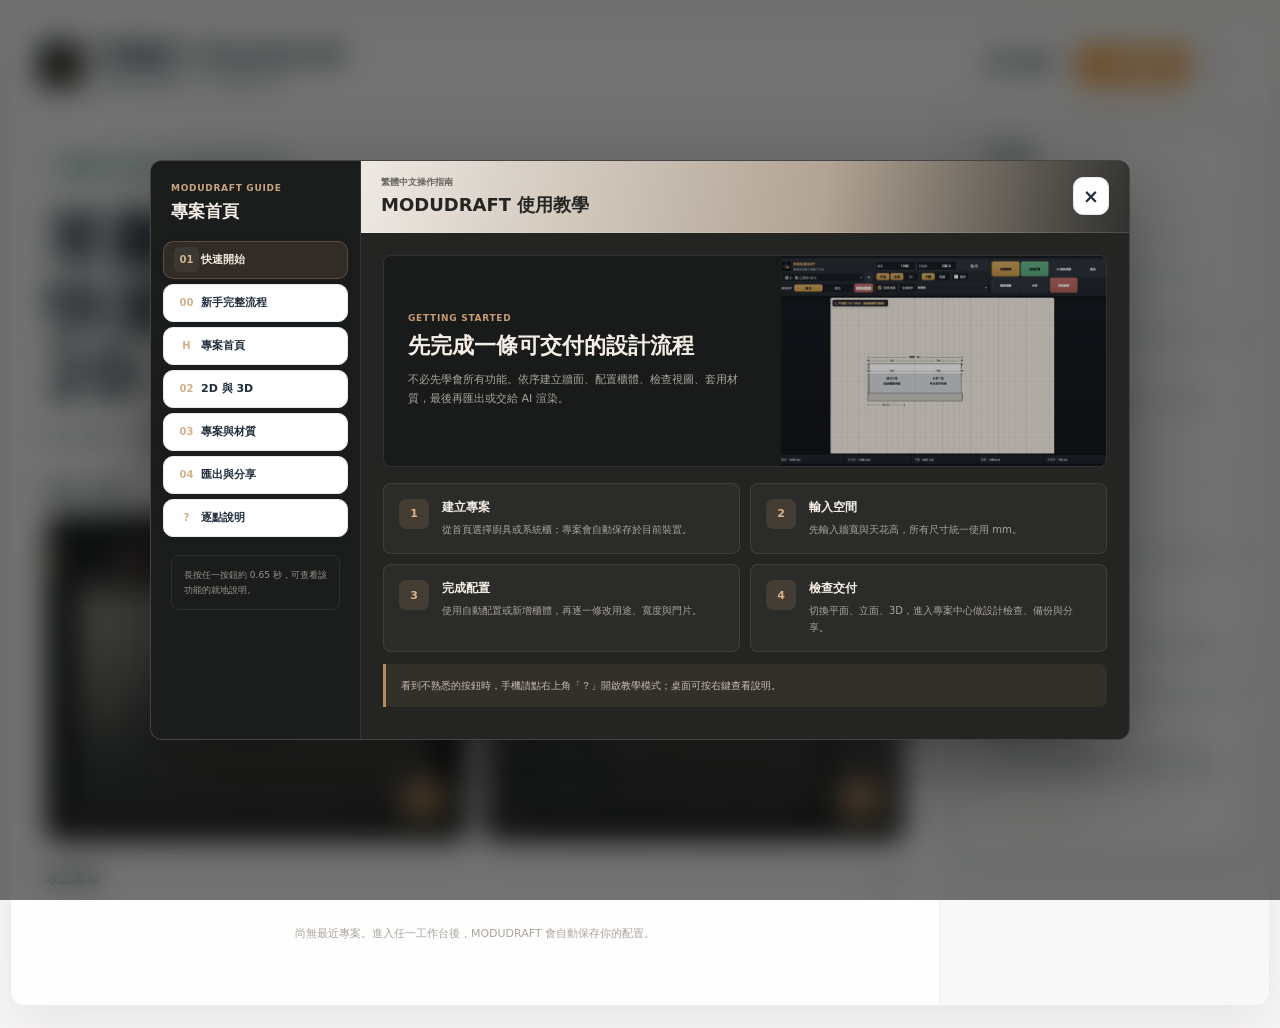
<file: index.html>
<!doctype html>
<html lang="zh-Hant">
<head>
  <meta charset="utf-8">
  <meta name="viewport" content="width=device-width, initial-scale=1, viewport-fit=cover">
  <meta name="theme-color" content="#1b1d1c">
  <title>草圖魔方 ModuDraft 專案工作區</title>
  <link rel="manifest" href="./manifest.webmanifest">
  <link rel="icon" href="./icons/modudraft-192-refined.png">
  <link rel="stylesheet" href="./shared/design-system.css?v=20260703-v4">
  <link rel="stylesheet" href="./shared/product-suite.css?v=20260703-v4">
  <link rel="stylesheet" href="./shared/help-system.css?v=20260719-overlay-zfix-v1">
  <style>
    :root {
      font-family: Inter, "Noto Sans TC", "PingFang TC", "Microsoft JhengHei", system-ui, sans-serif;
      color: #f3eee7;
      background: #151716;
      letter-spacing: 0;
      --home-panel: rgba(43, 42, 39, .82);
      --home-line: rgba(255,255,255,.1);
      --home-muted: #aaa49c;
      --home-accent: #c29a73;
    }
    * { box-sizing: border-box; }
    button, input { font: inherit; }
    body { min-width: 320px; min-height: 100vh; margin: 0; overflow-x: hidden; background: #151716; }
    body::before { position: fixed; z-index: -2; inset: 0; content: ""; background: linear-gradient(105deg, #121413 0 23%, #25231f 62%, #171918); }
    body::after { position: fixed; z-index: -1; inset: 0; content: ""; opacity: .26; background-image: linear-gradient(rgba(255,255,255,.028) 1px,transparent 1px),linear-gradient(90deg,rgba(255,255,255,.028) 1px,transparent 1px); background-size: 30px 30px; }
    .app { width: min(1500px, calc(100% - 24px)); min-height: calc(100vh - 24px); margin: 12px auto; overflow: hidden; border: 1px solid rgba(255,255,255,.13); border-radius: 18px; background: rgba(25,27,26,.88); box-shadow: 0 30px 80px rgba(0,0,0,.38); }
    .topbar { display: flex; align-items: center; justify-content: space-between; gap: 18px; min-height: 72px; padding: 10px 22px; border-bottom: 1px solid var(--home-line); background: linear-gradient(100deg,rgba(250,247,241,.96),rgba(195,179,163,.89) 55%,rgba(44,46,45,.92)); color: #1e201f; }
    .brand { display: flex; align-items: center; gap: 13px; min-width: 0; color: inherit; text-decoration: none; }
    .brand img { width: 44px; height: 44px; border-radius: 8px; object-fit: cover; box-shadow: 0 8px 18px rgba(0,0,0,.18); }
    .brand b { display: block; font-size: 22px; line-height: 1; }
    .brand span { display: block; margin-top: 6px; color: #5c5a56; font-size: 11px; }
    .top-actions { display: flex; align-items: center; gap: 8px; }
    .top-actions button { min-height: 40px; border: 1px solid rgba(255,255,255,.16); border-radius: 10px; background: rgba(31,33,32,.34); color: #f5f0e9; padding: 0 14px; cursor: pointer; }
    .top-actions .primary { border-color: transparent; background: #272927; }
    .content { display: grid; grid-template-columns: minmax(0, 1fr) 330px; min-height: calc(100vh - 97px); }
    .main { min-width: 0; padding: 32px; }
    .side { padding: 24px; border-left: 1px solid var(--home-line); background: rgba(14,16,15,.36); }
    .welcome { display: flex; align-items: end; justify-content: space-between; gap: 24px; margin-bottom: 26px; }
    .eyebrow { display: block; margin-bottom: 8px; color: #c7a27e; font-size: 10px; font-weight: 800; letter-spacing: .08em; }
    h1 { max-width: 760px; margin: 0; font-size: clamp(27px, 3.2vw, 46px); line-height: 1.16; font-weight: 650; }
    .welcome p { max-width: 520px; margin: 12px 0 0; color: var(--home-muted); font-size: 13px; line-height: 1.7; }
    .device-pill { flex: 0 0 auto; padding: 10px 12px; border: 1px solid var(--home-line); border-radius: 10px; background: rgba(255,255,255,.045); color: #cbc5bd; font-size: 10px; }
    .section-head { display: flex; align-items: center; justify-content: space-between; gap: 12px; margin-bottom: 12px; }
    .section-head h2 { margin: 0; font-size: 14px; }
    .section-head span { color: var(--home-muted); font-size: 10px; }
    .modes { display: grid; grid-template-columns: repeat(2, minmax(0, 1fr)); gap: 14px; margin-bottom: 28px; }
    .mode { position: relative; min-height: 330px; overflow: hidden; border: 1px solid var(--home-line); border-radius: 14px; color: inherit; text-decoration: none; background: #242522; box-shadow: 0 18px 40px rgba(0,0,0,.2); transition: border-color 220ms ease, transform 220ms ease, box-shadow 220ms ease; }
    .mode:hover, .mode:focus-visible { transform: translateY(-3px); border-color: rgba(202,159,118,.56); box-shadow: 0 24px 48px rgba(0,0,0,.3); outline: 0; }
    .mode-media { position: absolute; inset: 0; }
    .mode-media img { width: 100%; height: 100%; object-fit: cover; object-position: top center; filter: saturate(.72) brightness(.66); transform: scale(1.015); transition: transform 450ms ease, filter 250ms ease; }
    .mode:hover .mode-media img { filter: saturate(.86) brightness(.72); transform: scale(1.035); }
    .mode-media::after { position: absolute; inset: 0; content: ""; background: linear-gradient(180deg,rgba(13,15,14,.08),rgba(16,17,16,.22) 38%,rgba(16,17,16,.95)); }
    .mode-body { position: absolute; z-index: 1; right: 0; bottom: 0; left: 0; display: grid; grid-template-columns: 1fr auto; align-items: end; gap: 18px; padding: 22px; }
    .mode-label { display: inline-flex; margin-bottom: 9px; padding: 5px 8px; border: 1px solid rgba(220,185,151,.28); border-radius: 7px; background: rgba(29,29,27,.5); color: #d9b591; font-size: 9px; font-weight: 800; }
    .mode h3 { margin: 0 0 7px; font-size: 22px; }
    .mode p { margin: 0; color: #bcb6ae; font-size: 11px; line-height: 1.6; }
    .mode-arrow { display: grid; place-items: center; width: 42px; height: 42px; border-radius: 10px; background: linear-gradient(145deg,#bd936c,#8d6848); color: white; font-size: 22px; }
    .recent-grid { display: grid; grid-template-columns: repeat(3,minmax(0,1fr)); gap: 10px; }
    .recent-card { position: relative; display: grid; min-height: 128px; border: 1px solid var(--home-line); border-radius: 12px; background: rgba(255,255,255,.035); color: inherit; text-decoration: none; overflow: visible; }
    .recent-card:hover { border-color: rgba(202,159,118,.46); background: rgba(255,255,255,.055); }
    .recent-open { display: grid; min-height: 126px; padding: 14px 48px 14px 14px; color: inherit; text-decoration: none; }
    .recent-card .type { align-self: start; color: var(--home-accent); font-size: 9px; font-weight: 800; }
    .recent-card b { align-self: end; font-size: 13px; }
    .recent-card time { color: var(--home-muted); font-size: 9px; }
    .recent-menu-btn { position: absolute; top: 10px; right: 10px; display: grid; place-items: center; width: 34px; height: 34px; border: 1px solid rgba(255,255,255,.1); border-radius: 10px; background: rgba(255,255,255,.055); color: inherit; cursor: pointer; font-size: 18px; line-height: 1; }
    .recent-menu-btn:hover,.recent-menu-btn:focus-visible { border-color: rgba(194,154,115,.5); background: rgba(194,154,115,.14); outline: 0; }
    .recent-menu { position: absolute; z-index: 30; top: 48px; right: 10px; display: none; min-width: 150px; padding: 6px; border: 1px solid var(--home-line); border-radius: 12px; background: rgba(30,31,30,.98); box-shadow: 0 18px 36px rgba(0,0,0,.28); }
    .recent-card.menu-open .recent-menu { display: grid; gap: 4px; }
    .recent-menu button { display: flex; align-items: center; justify-content: space-between; min-height: 36px; border: 0; border-radius: 9px; background: transparent; color: #f3eee7; padding: 0 10px; cursor: pointer; font-size: 11px; text-align: left; }
    .recent-menu button:hover,.recent-menu button:focus-visible { background: rgba(255,255,255,.08); outline: 0; }
    .recent-menu button.danger { color: #ffb6af; }
    .home-toast { position: fixed; z-index: 2000; right: 24px; bottom: 24px; max-width: min(360px, calc(100vw - 32px)); padding: 12px 14px; border: 1px solid rgba(255,255,255,.16); border-radius: 12px; background: rgba(30,31,30,.96); color: #f3eee7; box-shadow: 0 18px 42px rgba(0,0,0,.32); font-size: 12px; line-height: 1.45; opacity: 0; transform: translateY(12px); transition: opacity 180ms ease, transform 180ms ease; pointer-events: none; }
    .home-toast.show { opacity: 1; transform: translateY(0); }
    .recent-empty { grid-column: 1 / -1; padding: 24px; border: 1px dashed rgba(255,255,255,.15); border-radius: 12px; color: var(--home-muted); text-align: center; font-size: 11px; line-height: 1.7; }
    .side-card { margin-bottom: 12px; padding: 16px; border: 1px solid var(--home-line); border-radius: 13px; background: var(--home-panel); -webkit-backdrop-filter: blur(18px); backdrop-filter: blur(18px); }
    .side-card h2 { margin: 0 0 10px; font-size: 14px; }
    .side-card p { margin: 0; color: var(--home-muted); font-size: 10px; line-height: 1.75; }
    .quick-list { display: grid; gap: 7px; }
    .quick-list a,.quick-list button { display: flex; align-items: center; justify-content: space-between; min-height: 45px; border: 1px solid var(--home-line); border-radius: 10px; background: rgba(255,255,255,.045); color: #efe9e1; padding: 0 12px; text-decoration: none; cursor: pointer; font-size: 11px; }
    .quick-list a:hover,.quick-list button:hover { background: rgba(255,255,255,.075); }
    .storage-state { display: flex; align-items: center; gap: 9px; }
    .storage-state::before { content: ""; width: 8px; height: 8px; border-radius: 50%; background: #79917b; box-shadow: 0 0 0 4px rgba(121,145,123,.12); }
    .guide { border: 0; border-top: 1px solid var(--home-line); margin-top: 12px; padding-top: 12px; }
    .guide summary { cursor: pointer; color: #e9e2d9; font-size: 11px; font-weight: 700; }
    .guide ol { margin: 12px 0 0; padding-left: 18px; color: var(--home-muted); font-size: 10px; line-height: 1.8; }
    #projectImport { display: none; }
    @media (max-width: 980px) { .content { grid-template-columns: 1fr; } .side { display: grid; grid-template-columns: repeat(3,1fr); gap: 10px; border-top: 1px solid var(--home-line); border-left: 0; } .side-card { margin: 0; } .side-card:last-child { grid-column: span 3; } }
    @media (max-width: 700px) { .app { width: 100%; min-height: 100vh; margin: 0; border: 0; border-radius: 0; } .topbar { min-height: 64px; padding: 9px 12px; } .brand img { width: 39px; height: 39px; } .brand b { font-size: 18px; } .brand span { font-size: 9px; } .top-actions button { min-height: 38px; padding: 0 10px; font-size: 10px; } .top-actions button:first-child { display: none; } .content { min-height: calc(100vh - 64px); } .main { padding: 22px 12px; } .welcome { align-items: start; margin-bottom: 20px; } .welcome p { font-size: 11px; } .device-pill { display: none; } .modes { grid-template-columns: 1fr; } .mode { min-height: 250px; } .mode-body { padding: 17px; } .mode h3 { font-size: 19px; } .recent-grid { grid-template-columns: 1fr 1fr; } .side { grid-template-columns: 1fr; padding: 12px; } .side-card:last-child { grid-column: auto; } }
  </style>
  <link rel="stylesheet" href="./shared/modudraft-ui-v2.css?v=20260719-overlay-zfix-v1">
</head>
<body class="modudraft-ui-v2 modudraft-home">
  <main class="app">
    <header class="topbar">
      <a class="brand" href="./" aria-label="草圖魔方 ModuDraft 專案首頁"><img src="./icons/modudraft-logo-refined.png" alt=""><span><b>草圖魔方 ModuDraft</b><span>廚具與系統櫃 2D / 3D 配置工作台</span></span></a>
      <div class="top-actions"><button id="importTop" type="button">匯入專案</button><button id="newTop" class="primary" type="button">＋ 新建專案</button></div>
    </header>
    <div class="content">
      <section class="main">
        <header class="welcome"><div><span class="eyebrow">草圖魔方 PROJECT WORKSPACE</span><h1>草圖魔方，從丈量到配置快速完成廚具與系統櫃 2D / 3D 設計</h1><p>建立牆面、配置櫃體、檢查尺寸、切換材質，再把目前視角交給 AI 製作客戶提案。</p></div><span class="device-pill">手機 · 平板 · 電腦</span></header>
        <div class="section-head"><h2>選擇工作模式</h2><span>所有尺寸使用 mm</span></div>
        <section class="modes" aria-label="工作模式">
          <a class="mode" href="./modudraft_fixed.html"><div class="mode-media"><img src="./assets/kitchen-workbench.png" alt="廚具配置工作台預覽"></div><div class="mode-body"><div><span class="mode-label">KITCHEN PLANNER</span><h3>廚具配置</h3><p>牆面丈量、上下櫃、設備、工程圖、3D、匯出與 AI 渲染。</p></div><span class="mode-arrow">›</span></div></a>
          <a class="mode" href="./system-cabinet-prototype/"><div class="mode-media"><img src="./assets/system-workbench.png" alt="系統櫃配置工作台預覽"></div><div class="mode-body"><div><span class="mode-label">SYSTEM CABINET</span><h3>系統櫃配置</h3><p>多面牆、高櫃、補板、分格、門片、配件與有門／無門預覽。</p></div><span class="mode-arrow">›</span></div></a>
        </section>
        <div class="section-head"><h2>最近專案</h2><span id="recentCount">0 個專案</span></div>
        <section id="recentProjects" class="recent-grid" aria-live="polite"></section>
      </section>
      <aside class="side">
        <section class="side-card"><h2>快速開始</h2><div class="quick-list"><a href="./modudraft_fixed.html">新增廚具配置 <span>›</span></a><a href="./system-cabinet-prototype/">新增系統櫃配置 <span>›</span></a><button id="importSide" type="button">匯入 JSON 專案 <span>＋</span></button></div></section>
        <section class="side-card"><h2>範本專案</h2><p>目前先由兩套工具的自動配置建立範本；後續會加入一字型、L 型、衣櫃與玄關櫃範本庫。</p><div class="quick-list" style="margin-top:12px"><a href="./modudraft_fixed.html?template=kitchen">廚具快速配置 <span>›</span></a><a href="./system-cabinet-prototype/?template=wardrobe">衣櫃快速配置 <span>›</span></a></div></section>
        <section class="side-card"><h2>資料與裝置</h2><p class="storage-state">專案先安全儲存在目前瀏覽器</p><p style="margin-top:10px">重要專案請定期匯出 JSON 備份。未來登入與雲端同步可直接沿用 Project Schema。</p></section>
        <section class="side-card"><h2>軟體使用說明</h2><p>先建立牆面，再配置櫃體；於平面、立面與 3D 檢查後，進入專案中心套用材質、執行檢查與產生 AI 提示詞。</p><details class="guide"><summary>查看完整操作順序</summary><ol><li>選擇廚具或系統櫃模式。</li><li>輸入牆寬、天花高並建立配置。</li><li>點選櫃體修改尺寸、門片與配件。</li><li>在平面、立面與 3D 間交叉檢查。</li><li>開啟專案中心套材質、檢查、備份或分享。</li></ol></details></section>
      </aside>
    </div>
    <input id="projectImport" type="file" accept="application/json,.json">
  </main>
  <script src="./shared/modudraft-core.js?v=20260718-kitchen-flow-v5"></script>
  <script src="./shared/help-system.js?v=20260719-overlay-zfix-v1"></script>
  <script>
    (function () {
      const core = window.MODUDRAFTCore;
      const recent = document.getElementById("recentProjects");
      const count = document.getElementById("recentCount");
      const input = document.getElementById("projectImport");

      function escapeHtml(value) { return String(value || "").replace(/[&<>'"]/g, (char) => ({ "&": "&amp;", "<": "&lt;", ">": "&gt;", "'": "&#39;", '"': "&quot;" }[char])); }
      function projectHref(project) {
        const href = project.type === "cabinet" ? "./system-cabinet-prototype/" : "./modudraft_fixed.html";
        return `${href}?project=${encodeURIComponent(project.id)}`;
      }
      function softwareShareUrl() {
        if ((location.protocol === "http:" || location.protocol === "https:") && !["localhost", "127.0.0.1", "::1"].includes(location.hostname)) {
          const url = new URL("./", location.href);
          url.search = "";
          url.hash = "";
          return url.href;
        }
        return "https://chanmao-66.github.io/modudraft/";
      }
      function bytesToBase64Url(bytes) {
        let binary = "";
        bytes.forEach((byte) => { binary += String.fromCharCode(byte); });
        return btoa(binary).replace(/\+/g, "-").replace(/\//g, "_").replace(/=+$/g, "");
      }
      function encodeSharePayload(data) {
        const json = JSON.stringify(data);
        return btoa(unescape(encodeURIComponent(json))).replace(/\+/g, "-").replace(/\//g, "_").replace(/=+$/g, "");
      }
      async function gzipCompressText(text) {
        if (!("CompressionStream" in window)) return null;
        const stream = new Blob([text]).stream().pipeThrough(new CompressionStream("gzip"));
        return new Uint8Array(await new Response(stream).arrayBuffer());
      }
      async function kitchenProjectShareUrl(project) {
        const cleanProject = core.migrateProject(project, "kitchen");
        const shareProject = {
          id: cleanProject.id,
          name: cleanProject.name,
          type: "kitchen",
          sourceState: cleanProject.sourceState,
          estimateDocument: cleanProject.estimateDocument,
          estimateRates: cleanProject.estimateRates
        };
        const shareData = { schema: "modudraft-kitchen-share-v2", compression: "gzip", project: shareProject };
        const legacyPayload = encodeSharePayload(shareData);
        const compressed = await gzipCompressText(JSON.stringify(shareData));
        const payload = compressed ? `g1.${bytesToBase64Url(compressed)}` : legacyPayload;
        const url = new URL("./modudraft_fixed.html", softwareShareUrl());
        url.hash = `mdk=${payload.length < legacyPayload.length ? payload : legacyPayload}`;
        return url.href;
      }
      async function copyText(text) {
        if (navigator.clipboard?.writeText) {
          await navigator.clipboard.writeText(text);
          return;
        }
        const textarea = document.createElement("textarea");
        textarea.value = text;
        textarea.style.position = "fixed";
        textarea.style.left = "-9999px";
        document.body.appendChild(textarea);
        textarea.focus();
        textarea.select();
        document.execCommand("copy");
        textarea.remove();
      }
      function showHomeToast(message) {
        let toast = document.querySelector(".home-toast");
        if (!toast) {
          toast = document.createElement("div");
          toast.className = "home-toast";
          document.body.appendChild(toast);
        }
        toast.textContent = message;
        toast.classList.add("show");
        window.clearTimeout(showHomeToast.timer);
        showHomeToast.timer = window.setTimeout(() => toast.classList.remove("show"), 2400);
      }
      function closeRecentMenus() {
        recent.querySelectorAll(".recent-card.menu-open").forEach((card) => {
          card.classList.remove("menu-open");
          card.querySelector(".recent-menu-btn")?.setAttribute("aria-expanded", "false");
        });
      }
      function renderRecent() {
        const projects = core.listProjects().slice(0, 6);
        count.textContent = `${projects.length} 個專案`;
        recent.innerHTML = projects.length ? projects.map((project) => {
          const date = project.updatedAt ? new Date(project.updatedAt).toLocaleDateString("zh-TW") : "";
          const id = escapeHtml(project.id);
          return `<article class="recent-card" data-project-id="${id}"><a class="recent-open" href="${projectHref(project)}"><span class="type">${project.type === "cabinet" ? "系統櫃" : "廚具配置"}</span><b>${escapeHtml(project.name)}</b><time>${escapeHtml(date)} 更新</time></a><button class="recent-menu-btn" type="button" aria-haspopup="menu" aria-expanded="false" aria-label="${escapeHtml(project.name)} 專案操作" data-project-menu="${id}">⋯</button><div class="recent-menu" role="menu"><button type="button" role="menuitem" data-recent-action="open" data-project-id="${id}">開啟專案</button><button type="button" role="menuitem" data-recent-action="share" data-project-id="${id}">分享專案</button><button type="button" role="menuitem" data-recent-action="duplicate" data-project-id="${id}">複製一份</button><button type="button" role="menuitem" class="danger" data-recent-action="delete" data-project-id="${id}">刪除專案</button></div></article>`;
        }).join("") : '<div class="recent-empty">尚無最近專案。進入任一工作台後，MODUDRAFT 會自動保存你的配置。</div>';
      }
      async function handleRecentAction(action, projectId) {
        const project = core.loadProject(projectId);
        if (!project) {
          showHomeToast("找不到這個專案，可能已被刪除。");
          renderRecent();
          return;
        }
        if (action === "open") {
          location.href = projectHref(project);
          return;
        }
        if (action === "share") {
          if (project.type === "kitchen") {
            await copyText(await kitchenProjectShareUrl(project));
            showHomeToast("已複製專案分享連結，對方開啟後可查看並繼續修改。");
          } else {
            await copyText(JSON.stringify(project, null, 2));
            showHomeToast("系統櫃目前已複製 JSON 備份；可請對方在首頁匯入專案。");
          }
          return;
        }
        if (action === "duplicate") {
          const duplicated = core.createProject(Object.assign({}, project, { id: undefined, name: `${project.name || "未命名專案"} 複本`, createdAt: undefined, updatedAt: undefined }));
          core.saveProject(duplicated);
          renderRecent();
          showHomeToast("已複製一份專案。");
          return;
        }
        if (action === "delete") {
          if (!window.confirm(`確定刪除「${project.name || "未命名專案"}」？此動作只會刪除目前瀏覽器中的本機專案。`)) return;
          core.deleteProject(project.id);
          renderRecent();
          showHomeToast("專案已刪除。");
        }
      }
      async function importProject() {
        input.click();
      }
      input.addEventListener("change", async () => {
        try {
          const project = await core.importJson(input.files[0]);
          core.saveProject(project);
          const href = project.type === "cabinet" ? "./system-cabinet-prototype/" : "./modudraft_fixed.html";
          location.href = `${href}?project=${encodeURIComponent(project.id)}`;
        } catch (error) { window.alert(error.message || "專案匯入失敗"); }
        input.value = "";
      });
      document.getElementById("importTop").onclick = importProject;
      document.getElementById("importSide").onclick = importProject;
      document.getElementById("newTop").onclick = () => document.querySelector(".modes").scrollIntoView({ behavior: "smooth", block: "center" });
      recent.addEventListener("click", async (event) => {
        const menuButton = event.target.closest("[data-project-menu]");
        if (menuButton) {
          event.preventDefault();
          event.stopPropagation();
          const card = menuButton.closest(".recent-card");
          const open = !card.classList.contains("menu-open");
          closeRecentMenus();
          card.classList.toggle("menu-open", open);
          menuButton.setAttribute("aria-expanded", String(open));
          return;
        }
        const actionButton = event.target.closest("[data-recent-action]");
        if (actionButton) {
          event.preventDefault();
          event.stopPropagation();
          closeRecentMenus();
          try {
            await handleRecentAction(actionButton.dataset.recentAction, actionButton.dataset.projectId);
          } catch (error) {
            console.error(error);
            showHomeToast(error.message || "操作失敗，請稍後再試。");
          }
        }
      });
      document.addEventListener("click", (event) => {
        if (!event.target.closest(".recent-card")) closeRecentMenus();
      });
      document.addEventListener("keydown", (event) => {
        if (event.key === "Escape") closeRecentMenus();
      });
      renderRecent();
      window.MODUDRAFTHelp?.mount({ mode: "home", assetBase: "./", buttonTarget: ".top-actions" });
      if ("serviceWorker" in navigator) window.addEventListener("load", () => navigator.serviceWorker.register("./service-worker.js"));
    })();
  </script>
</body>
</html>
</file>
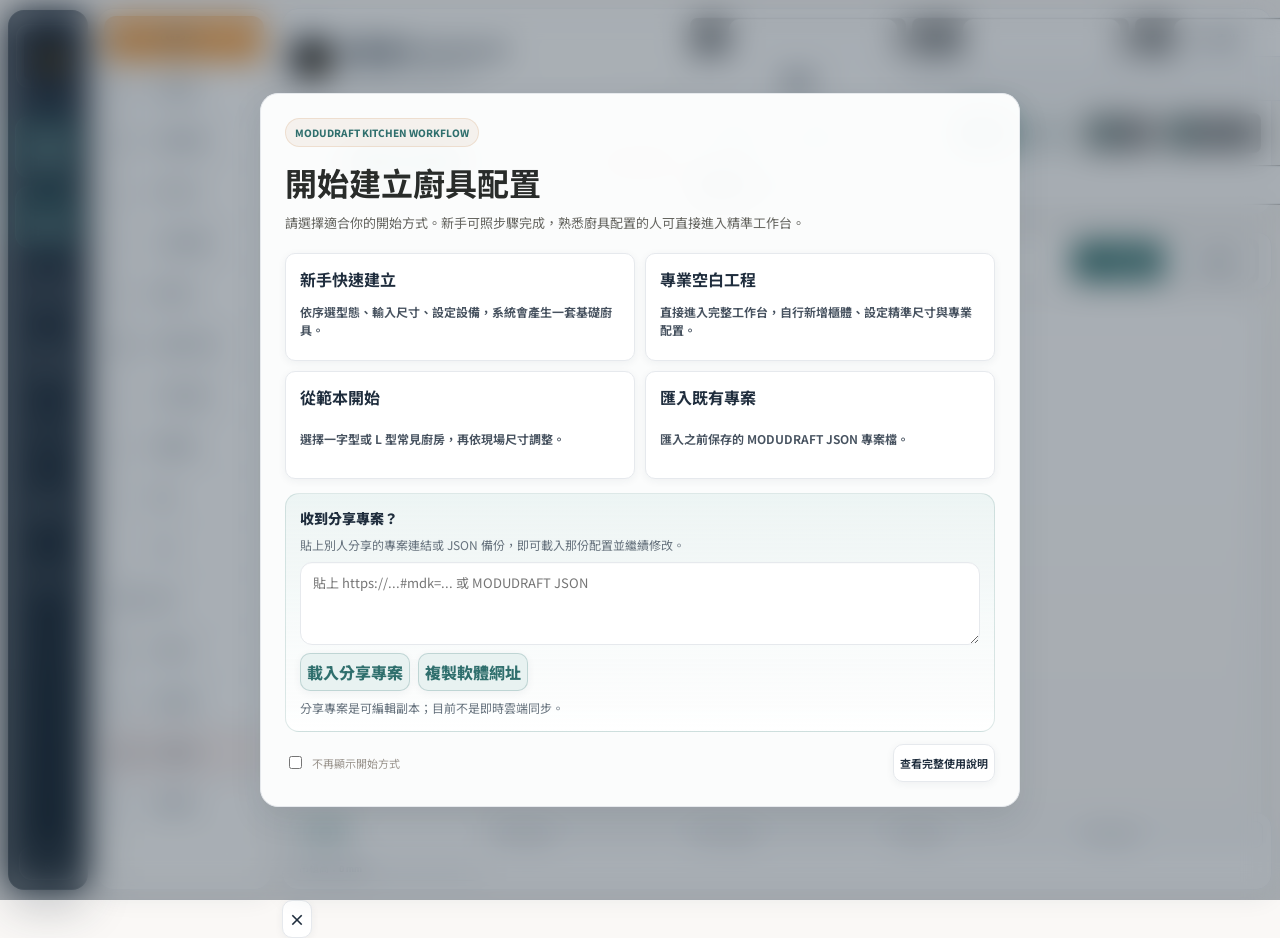
<file: modudraft_fixed.html>
<!DOCTYPE html>
<html lang="zh-Hant">
<head>
  <meta charset="UTF-8">
  <meta name="viewport" content="width=device-width, initial-scale=1.0, viewport-fit=cover">
  <title>草圖魔方 ModuDraft 廚具設計工作台</title>
  <meta name="theme-color" content="#151a22">
  <meta name="mobile-web-app-capable" content="yes">
  <meta name="apple-mobile-web-app-capable" content="yes">
  <meta name="apple-mobile-web-app-title" content="草圖魔方">
  <link rel="manifest" href="./manifest.webmanifest">
  <link rel="icon" href="./icons/modudraft-192-refined.png" sizes="192x192">
  <link rel="apple-touch-icon" href="./icons/modudraft-192-refined.png">
  <link rel="stylesheet" href="./shared/design-system.css?v=20260703-v4">
  <link rel="stylesheet" href="./shared/product-suite.css?v=20260703-v4">
  <link rel="stylesheet" href="./shared/help-system.css?v=20260719-overlay-zfix-v1">
  <link rel="stylesheet" href="./shared/render-workflow.css?v=20260704-v1">
  <link rel="stylesheet" href="./shared/kitchen-assist.css?v=20260704-v1">
  <link rel="stylesheet" href="./shared/kitchen-mobile.css?v=20260705-estimate-v1">
  <link rel="stylesheet" href="./shared/estimate.css?v=20260705-v1">
  <link rel="stylesheet" href="./shared/kitchen-workflow.css?v=20260719-ui-polish-v2">
  <link rel="preconnect" href="https://fonts.googleapis.com">
  <link rel="preconnect" href="https://fonts.gstatic.com" crossorigin>
  <link href="https://fonts.googleapis.com/css2?family=Noto+Sans+TC:wght@400;500;700;900&family=Rajdhani:wght@500;600;700&display=swap" rel="stylesheet">
  <style>
    :root {
      --bg: #151a22;
      --bg-2: #1b222d;
      --panel: #202733;
      --panel-2: #2b3442;
      --panel-3: #161c25;
      --line: #485462;
      --line-soft: #364250;
      --text: #eef2f5;
      --muted: #aeb8c3;
      --paper: #f7efe1;
      --paper-2: #fbf6ec;
      --paper-line: #dbcbb5;
      --ink: #17202a;
      --accent: #d99a32;
      --accent-2: #f1bb5d;
      --green: #44c078;
      --red: #d75b51;
      --blue: #5aa1df;
    }

    * {
      box-sizing: border-box;
    }

    body {
      margin: 0;
      min-height: 100vh;
      overflow: hidden;
      background:
        linear-gradient(135deg, rgba(255, 255, 255, 0.035) 0 1px, transparent 1px 16px),
        linear-gradient(180deg, var(--bg), #11161d);
      color: var(--text);
      font-family: "Noto Sans TC", "Microsoft JhengHei", "PingFang TC", Arial, sans-serif;
    }

    button,
    input,
    select {
      font: inherit;
    }

    button {
      min-height: 38px;
      border: 1px solid var(--line);
      border-radius: 7px;
      background: var(--panel-2);
      color: var(--text);
      cursor: pointer;
      transition: border-color 0.15s ease, background 0.15s ease, transform 0.15s ease;
      -webkit-tap-highlight-color: transparent;
    }

    button:hover {
      border-color: var(--accent-2);
    }

    button:active {
      transform: translateY(1px);
    }

    button.primary {
      border-color: var(--accent);
      background: var(--accent);
      color: #141820;
      font-weight: 900;
    }

    button.success {
      border-color: var(--green);
      background: var(--green);
      color: #101820;
      font-weight: 900;
    }

    button.danger {
      border-color: var(--red);
      background: var(--red);
      color: #fff;
      font-weight: 900;
    }

    .app {
      display: flex;
      flex-direction: column;
      gap: 8px;
      height: 100vh;
      padding: 10px;
    }

    .toolbar {
      flex: 0 0 auto;
      display: grid;
      grid-template-columns: minmax(260px, 1.2fr) minmax(360px, 1.5fr) minmax(360px, 1.5fr);
      gap: 8px;
      padding: 12px;
      border: 1px solid #303a46;
      border-radius: 8px;
      background:
        linear-gradient(180deg, rgba(255, 255, 255, 0.035), rgba(255, 255, 255, 0)),
        var(--panel);
      box-shadow: 0 14px 30px rgba(0, 0, 0, 0.25);
    }

    .tool-group {
      display: flex;
      align-items: center;
      gap: 8px;
      min-width: 0;
    }

    .tool-group.stack {
      align-items: stretch;
      flex-direction: column;
      gap: 7px;
    }

    .tool-group.stack > .tool-group {
      flex-wrap: wrap;
    }

    .project-tools {
      align-items: stretch;
      flex-direction: column;
    }

    .brand {
      display: grid;
      grid-template-columns: 42px minmax(0, 1fr);
      align-items: center;
      gap: 9px;
      min-width: 0;
    }

    .brand img {
      width: 42px;
      height: 42px;
      border: 1px solid #485462;
      border-radius: 7px;
      background: #121820;
    }

    .brand-copy {
      display: flex;
      flex-direction: column;
      min-width: 0;
    }

    .brand strong {
      color: var(--accent-2);
      font-family: "Rajdhani", "Noto Sans TC", sans-serif;
      font-size: 19px;
      font-weight: 700;
      letter-spacing: 0;
      white-space: nowrap;
    }

    .brand span {
      color: var(--muted);
      font-size: 12px;
      white-space: nowrap;
    }

    .select-style,
    .field {
      min-width: 0;
      height: 38px;
      padding: 0 10px;
      border: 1px solid var(--line);
      border-radius: 7px;
      background: var(--panel-3);
      color: var(--text);
      outline: none;
    }

    .select-style {
      min-width: 170px;
    }

    .wall-picker {
      display: grid;
      grid-template-columns: minmax(0, 1fr) 38px;
      align-items: center;
      gap: 6px;
      min-width: 0;
    }

    .wall-picker .select-style {
      width: 100%;
      min-width: 0;
    }

    .wall-align-controls {
      grid-column: 1 / -1;
      display: grid;
      grid-template-columns: auto minmax(116px, 1fr) auto;
      align-items: center;
      gap: 6px;
    }

    .wall-align-controls > span {
      color: var(--muted);
      font-size: 11px;
      font-weight: 800;
      white-space: nowrap;
    }

    .wall-align-controls .segmented {
      width: 100%;
    }

    #deleteWallBtn {
      min-width: 68px;
      padding-inline: 8px;
      white-space: nowrap;
    }

    .icon-button {
      width: 38px;
      min-width: 38px;
      padding: 0;
      font-family: "Rajdhani", "Noto Sans TC", sans-serif;
      font-size: 22px;
      font-weight: 700;
      line-height: 1;
    }

    .select-style:focus,
    .field:focus {
      border-color: var(--accent);
    }

    .measure-strip {
      display: grid;
      grid-template-columns: repeat(2, minmax(120px, 1fr)) minmax(86px, 0.8fr);
      gap: 6px;
      min-width: 0;
    }

    .measure-field {
      display: grid;
      grid-template-columns: auto minmax(0, 1fr);
      align-items: center;
      gap: 6px;
      min-width: 0;
      height: 38px;
      padding: 0 8px;
      border: 1px solid var(--line);
      border-radius: 7px;
      background: var(--panel-3);
      color: var(--muted);
      font-size: 12px;
      font-weight: 700;
    }

    .measure-field input {
      width: 100%;
      min-width: 0;
      height: 28px;
      border: 0;
      background: transparent;
      color: var(--text);
      outline: none;
      font-family: "Rajdhani", "Noto Sans TC", sans-serif;
      font-size: 18px;
      font-weight: 700;
      text-align: right;
    }

    .segmented {
      display: inline-grid;
      grid-auto-flow: column;
      grid-auto-columns: 1fr;
      gap: 4px;
      padding: 4px;
      border: 1px solid #374250;
      border-radius: 8px;
      background: var(--panel-3);
    }

    .segmented button {
      min-height: 30px;
      min-width: 56px;
      padding: 0 10px;
      border: 0;
      background: transparent;
      color: var(--muted);
      font-size: 13px;
      font-weight: 800;
    }

    .segmented button.active {
      background: var(--accent);
      color: #141820;
    }

    .toggle-control {
      display: inline-flex;
      align-items: center;
      gap: 7px;
      min-height: 38px;
      padding: 0 10px;
      border: 1px solid var(--line);
      border-radius: 7px;
      background: var(--panel-3);
      color: var(--muted);
      font-size: 13px;
      font-weight: 800;
      cursor: pointer;
      user-select: none;
    }

    .toggle-control input {
      width: 17px;
      height: 17px;
      margin: 0;
      accent-color: var(--accent);
    }

    .global-style-control {
      display: inline-grid;
      grid-template-columns: auto minmax(92px, 1fr);
      align-items: center;
      gap: 7px;
      min-height: 38px;
      padding: 0 8px;
      border: 1px solid var(--line);
      border-radius: 7px;
      background: var(--panel-3);
      color: var(--muted);
      font-size: 12px;
      font-weight: 800;
      flex: 1 1 180px;
      min-width: 180px;
    }

    .global-style-control select {
      min-width: 0;
      height: 28px;
      padding: 0 24px 0 7px;
      border-color: #465363;
      background-color: #202a36;
      color: var(--text);
      font-size: 12px;
    }

    .actions {
      display: grid;
      grid-template-columns: repeat(4, minmax(0, 1fr));
      gap: 6px;
    }

    .actions button {
      padding: 0 8px;
      overflow: hidden;
      text-overflow: ellipsis;
      white-space: nowrap;
      font-size: 12px;
      font-weight: 800;
    }

    .workspace {
      flex: 1 1 auto;
      min-height: 0;
      display: grid;
      grid-template-columns: 1fr;
      grid-template-rows: none;
      grid-auto-rows: 720px;
      align-content: start;
      gap: 8px;
      overflow-y: auto;
      scrollbar-gutter: stable;
    }

    .workspace.single-view {
      grid-template-columns: 1fr;
      grid-template-rows: none;
      grid-auto-rows: min(720px, calc(100vh - 220px));
    }

    .workspace.triple-view {
      grid-template-columns: 1fr;
      grid-template-rows: none;
    }

    .workspace.three-only {
      grid-template-rows: none;
      grid-auto-rows: min(720px, calc(100vh - 220px));
      align-content: start;
    }

    .view {
      position: relative;
      width: min(100%, 960px);
      aspect-ratio: 4 / 3;
      justify-self: center;
      min-height: 0;
      overflow: hidden;
      border: 1px solid #3b4552;
      border-radius: 8px;
      background:
        repeating-linear-gradient(0deg, rgba(120, 90, 45, 0.055) 0 1px, transparent 1px 24px),
        repeating-linear-gradient(90deg, rgba(120, 90, 45, 0.045) 0 1px, transparent 1px 24px),
        var(--paper);
      box-shadow: inset 0 0 0 1px rgba(255, 255, 255, 0.32);
    }

    .workspace.single-view .view,
    .workspace.three-only .view {
      width: min(100%, 960px, calc((100vh - 220px) * 4 / 3));
    }

    .view.hidden {
      display: none;
    }

    .view-label {
      position: absolute;
      z-index: 3;
      top: 8px;
      left: 8px;
      max-width: calc(100% - 16px);
      padding: 5px 9px;
      border: 1px solid #424c5a;
      border-radius: 6px;
      background: rgba(21, 26, 34, 0.95);
      color: var(--accent-2);
      font-size: 12px;
      font-weight: 900;
      pointer-events: none;
      white-space: nowrap;
      overflow: hidden;
      text-overflow: ellipsis;
    }

    canvas {
      display: block;
      width: 100%;
      height: 100%;
      cursor: grab;
      touch-action: none;
    }

    canvas:active {
      cursor: grabbing;
    }

    #threeCanvasContainer {
      width: 100%;
      height: 100%;
      background: #121820;
    }

    .three-message {
      display: flex;
      align-items: center;
      justify-content: center;
      height: 100%;
      padding: 24px;
      text-align: center;
      color: var(--muted);
      line-height: 1.7;
    }

    .status-bar {
      flex: 0 0 auto;
      display: grid;
      grid-template-columns: repeat(5, minmax(0, 1fr));
      gap: 6px;
      color: var(--muted);
      font-size: 12px;
    }

    .metric {
      min-width: 0;
      padding: 8px 10px;
      border: 1px solid #303a46;
      border-radius: 7px;
      background: #1d242e;
      overflow: hidden;
      text-overflow: ellipsis;
      white-space: nowrap;
    }

    .metric b,
    .num {
      color: var(--text);
      font-family: "Rajdhani", "Noto Sans TC", sans-serif;
      font-weight: 700;
    }

    .start-overlay,
    .modal {
      position: fixed;
      inset: 0;
      z-index: 20;
      display: flex;
      align-items: center;
      justify-content: center;
      padding: 18px;
      background: rgba(12, 16, 22, 0.78);
      backdrop-filter: blur(5px);
    }

    .start-card,
    .modal-content {
      width: min(440px, 100%);
      border: 1px solid #121820;
      border-radius: 8px;
      background:
        repeating-linear-gradient(0deg, rgba(100, 70, 34, 0.05) 0 1px, transparent 1px 22px),
        var(--paper-2);
      color: var(--ink);
      box-shadow: 0 22px 60px rgba(0, 0, 0, 0.35);
    }

    .start-card {
      padding: 24px;
    }

    .start-card h1 {
      margin: 0;
      color: #151a22;
      font-family: "Rajdhani", "Noto Sans TC", sans-serif;
      font-size: 32px;
      font-weight: 700;
      letter-spacing: 0;
    }

    .start-card p {
      margin: 6px 0 20px;
      color: #596270;
      font-size: 13px;
      line-height: 1.5;
    }

    .mode-list {
      display: grid;
      gap: 10px;
    }

    .mode-btn {
      display: grid;
      gap: 4px;
      width: 100%;
      min-height: 76px;
      padding: 13px 14px;
      border: 2px solid #151a22;
      background: #fbf6ec;
      color: #151a22;
      text-align: left;
    }

    .mode-btn:hover {
      background: #151a22;
      color: #fff;
    }

    .mode-btn b {
      font-size: 16px;
    }

    .mode-btn small {
      font-size: 12px;
      line-height: 1.45;
      opacity: 0.82;
    }

    .modal {
      display: none;
      z-index: 30;
    }

    .modal.open {
      display: flex;
    }

    .modal-content {
      padding: 18px;
    }

    .modal-content h2 {
      margin: 0 0 14px;
      color: #1c2632;
      font-size: 18px;
    }

    .tutorial-content {
      width: min(960px, 100%);
      max-height: calc(100vh - 28px);
      overflow: auto;
      padding: 0;
    }

    .tutorial-header {
      position: sticky;
      z-index: 2;
      top: 0;
      display: flex;
      align-items: center;
      justify-content: space-between;
      gap: 12px;
      padding: 16px 18px;
      border-bottom: 1px solid #d8c9b4;
      background: rgba(251, 246, 236, .96);
      backdrop-filter: blur(8px);
    }

    .tutorial-header h2 {
      margin: 0;
    }

    .tutorial-header button {
      min-width: 72px;
    }

    .tutorial-grid {
      display: grid;
      grid-template-columns: repeat(2, minmax(0, 1fr));
      gap: 0;
    }

    .tutorial-step {
      display: grid;
      align-content: start;
      gap: 10px;
      padding: 18px;
      border-bottom: 1px solid #d8c9b4;
    }

    .tutorial-step:nth-child(odd) {
      border-right: 1px solid #d8c9b4;
    }

    .tutorial-step h3 {
      margin: 0;
      color: #1c2632;
      font-size: 16px;
    }

    .tutorial-step p,
    .tutorial-step li {
      color: #596270;
      font-size: 13px;
      line-height: 1.65;
    }

    .tutorial-step p,
    .tutorial-step ol {
      margin: 0;
    }

    .tutorial-step ol {
      padding-left: 20px;
    }

    .tutorial-shot {
      width: 100%;
      height: 250px;
      border: 1px solid #cdbda7;
      border-radius: 6px;
      background: #18202a;
      object-fit: contain;
    }

    .form-grid {
      display: grid;
      gap: 10px;
    }

    .form-grid label {
      display: grid;
      gap: 5px;
      color: #4a5562;
      font-size: 12px;
      font-weight: 900;
    }

    .form-grid input,
    .form-grid select {
      height: 40px;
      padding: 0 10px;
      border: 1px solid #c8d0da;
      border-radius: 7px;
      background: #fff;
      color: #15202b;
      outline: none;
    }

    .corner-structure-panel {
      display: grid;
      gap: 10px;
      margin: 2px 0;
      padding: 14px;
      border: 1px solid rgba(145, 104, 64, 0.28);
      border-radius: 9px;
      background: rgba(177, 128, 78, 0.08);
    }

    .corner-structure-panel.hidden { display: none; }

    .corner-structure-panel legend {
      padding: 0 7px;
      color: #6d4a20;
      font-size: 13px;
      font-weight: 900;
    }

    .corner-structure-panel > p {
      margin: 0;
      color: #69645d;
      font-size: 11px;
      line-height: 1.65;
    }

    .corner-structure-grid {
      display: grid;
      grid-template-columns: repeat(2, minmax(0, 1fr));
      gap: 9px;
    }

    .corner-structure-grid label { position: relative; }
    .corner-structure-grid label > span { position: absolute; right: 9px; bottom: 12px; color: #8a837a; font-size: 10px; }
    .corner-structure-panel output { padding: 9px 11px; border-radius: 7px; background: rgba(109, 74, 32, 0.08); color: #6d4a20; font-size: 11px; font-weight: 900; }

    @media (max-width: 560px) {
      .corner-structure-grid { grid-template-columns: 1fr; }
    }

    .modal-actions,
    .order-actions {
      display: grid;
      grid-template-columns: repeat(2, minmax(0, 1fr));
      gap: 8px;
    }

    .modal-actions button,
    .order-actions button {
      color: #fff;
      font-weight: 900;
    }

    .order-actions button {
      border-color: var(--blue);
      background: var(--blue);
    }

    .muted-button {
      border-color: #596270;
      background: #596270;
    }

    .install-content {
      width: min(520px, 100%);
    }

    .install-mark {
      display: grid;
      grid-template-columns: 72px minmax(0, 1fr);
      align-items: center;
      gap: 14px;
      margin-bottom: 14px;
    }

    .install-mark img {
      width: 72px;
      height: 72px;
      border-radius: 8px;
      background: #151a22;
      box-shadow: 0 6px 16px rgba(21, 26, 34, 0.22);
    }

    .install-mark strong {
      display: block;
      color: #1c2632;
      font-family: "Rajdhani", "Noto Sans TC", sans-serif;
      font-size: 24px;
      line-height: 1.1;
    }

    .install-mark span,
    .install-note,
    .install-steps {
      color: #596270;
      font-size: 13px;
      line-height: 1.65;
    }

    .install-steps {
      margin: 12px 0 16px;
      padding: 12px 14px 12px 32px;
      border: 1px solid #d7c9b5;
      border-radius: 7px;
      background: #fffaf1;
    }

    .install-steps li + li {
      margin-top: 5px;
    }

    .install-status {
      min-height: 22px;
      margin: 0 0 12px;
      color: #33404d;
      font-size: 13px;
      font-weight: 700;
    }

    .dialog-note {
      margin: 0 0 12px;
      padding: 10px 12px;
      border-left: 4px solid var(--accent);
      background: #fff8e9;
      color: #4b5663;
      font-size: 13px;
      line-height: 1.55;
    }

    .choice-grid {
      display: grid;
      grid-template-columns: repeat(2, minmax(0, 1fr));
      gap: 10px;
      margin-bottom: 12px;
    }

    .choice-grid label {
      display: grid;
      gap: 5px;
      color: #4a5562;
      font-size: 12px;
      font-weight: 900;
    }

    .choice-grid select {
      width: 100%;
      height: 40px;
      padding: 0 10px;
      border: 1px solid #c8d0da;
      border-radius: 7px;
      background: #fff;
      color: #15202b;
    }

    .preview-frame {
      display: none;
      width: 100%;
      max-height: 230px;
      margin: 0 0 12px;
      border: 1px solid #c8d0da;
      border-radius: 7px;
      object-fit: contain;
      background: #151a22;
    }

    .preview-frame.visible {
      display: block;
    }

    .provider-grid {
      display: grid;
      grid-template-columns: repeat(2, minmax(0, 1fr));
      gap: 8px;
      margin-top: 10px;
    }

    .provider-grid button {
      color: #fff;
      font-weight: 900;
    }

    .provider-grid button:first-child {
      border-color: #3174d4;
      background: #3174d4;
    }

    .provider-grid button:last-child {
      border-color: #18856f;
      background: #18856f;
    }

    button:disabled {
      cursor: not-allowed;
      opacity: 0.5;
    }

    @media (max-width: 1120px) {
      body {
        overflow: auto;
      }

      .app {
        height: auto;
        min-height: 100vh;
      }

      .toolbar {
        grid-template-columns: 1fr;
      }

      .tool-group {
        justify-content: space-between;
        flex-wrap: wrap;
      }

      .tool-group.stack {
        flex-wrap: nowrap;
      }

      .actions {
        grid-template-columns: repeat(3, minmax(0, 1fr));
      }

      .workspace,
      .workspace.triple-view,
      .workspace.single-view {
        grid-template-columns: 1fr;
        grid-template-rows: none;
        grid-auto-rows: calc((100vw - 16px) * 0.75);
        min-height: 0;
      }

      .status-bar {
        grid-template-columns: repeat(2, minmax(0, 1fr));
      }
    }

    @media (max-width: 560px) {
      .app {
        padding: 8px;
      }

      .measure-strip,
      .actions,
      .status-bar {
        grid-template-columns: 1fr;
      }

      .segmented,
      .select-style {
        width: 100%;
      }

      .wall-picker {
        width: 100%;
      }

      .brand strong {
        font-size: 18px;
      }

      .choice-grid,
      .provider-grid {
        grid-template-columns: 1fr;
      }

      .tutorial-grid {
        grid-template-columns: 1fr;
      }

      .tutorial-step:nth-child(odd) {
        border-right: 0;
      }

      .tutorial-shot {
        height: 210px;
      }
    }

    /* Visual refinement: preserve the original drafting-workbench structure. */
    body {
      background:
        linear-gradient(135deg, rgba(255,255,255,.025) 0 1px, transparent 1px 18px),
        linear-gradient(180deg, #171c24, #11161d);
    }

    button {
      box-shadow: inset 0 1px 0 rgba(255,255,255,.045), 0 1px 2px rgba(0,0,0,.12);
      transition: border-color 220ms ease, background 220ms ease, color 220ms ease,
        box-shadow 220ms ease, transform 220ms ease;
    }

    button:hover {
      background: #343e4c;
      box-shadow: inset 0 1px 0 rgba(255,255,255,.07), 0 5px 14px rgba(0,0,0,.16);
    }

    button:focus-visible,
    input:focus-visible,
    select:focus-visible {
      outline: 2px solid rgba(241,187,93,.55);
      outline-offset: 2px;
    }

    button.primary {
      background: linear-gradient(180deg, #e1a83f, #cf8e24);
      box-shadow: inset 0 1px 0 rgba(255,255,255,.3), 0 5px 14px rgba(217,154,50,.18);
    }

    button.success {
      border-color: #5aa47c;
      background: linear-gradient(180deg, #50bb7d, #3ca96d);
    }

    button.danger {
      border-color: #b8645c;
      background: linear-gradient(180deg, #d8675d, #c4544b);
    }

    .toolbar {
      border-color: #394451;
      background:
        linear-gradient(180deg, rgba(255,255,255,.042), rgba(255,255,255,0)),
        #202732;
      box-shadow: 0 12px 28px rgba(0,0,0,.22), inset 0 1px 0 rgba(255,255,255,.035);
    }

    .brand img {
      border-color: #536170;
      box-shadow: 0 5px 14px rgba(0,0,0,.22);
    }

    .brand strong {
      color: #efb451;
    }

    .select-style,
    .field,
    .measure-field,
    .toggle-control {
      border-color: #4b5867;
      background: #171d26;
      box-shadow: inset 0 1px 2px rgba(0,0,0,.18);
    }

    .segmented {
      border-color: #414d5b;
      background: #171d26;
      box-shadow: inset 0 1px 2px rgba(0,0,0,.2);
    }

    .segmented button.active {
      background: linear-gradient(180deg, #e2aa45, #d39228);
      box-shadow: inset 0 1px 0 rgba(255,255,255,.28), 0 3px 9px rgba(217,154,50,.16);
    }

    .view {
      border-color: #495462;
      box-shadow: inset 0 0 0 1px rgba(255,255,255,.35), 0 5px 18px rgba(0,0,0,.12);
    }

    .view-label {
      background: rgba(25,31,40,.94);
      box-shadow: 0 4px 12px rgba(0,0,0,.16);
      backdrop-filter: blur(8px);
    }

    .metric {
      border-color: #36414d;
      background: linear-gradient(180deg, #202833, #1b222c);
      box-shadow: inset 0 1px 0 rgba(255,255,255,.025);
    }

    .start-card,
    .modal-content {
      border-color: #d1c3ae;
      box-shadow: 0 24px 64px rgba(0,0,0,.38);
    }

    .modal-content {
      animation: modalEnter 240ms ease both;
    }

    .mobile-access {
      display: grid;
      grid-template-columns: 170px minmax(0, 1fr);
      align-items: center;
      gap: 18px;
      margin: 14px 0;
      padding: 14px;
      border: 1px solid #d8c9b4;
      border-radius: 8px;
      background: #fffaf1;
    }

    .mobile-access img {
      display: block;
      width: 100%;
      aspect-ratio: 1;
      border-radius: 7px;
      background: #fbf6ec;
    }

    .mobile-access-copy strong {
      display: block;
      color: #26313c;
      font-size: 15px;
    }

    .mobile-access-copy p {
      margin: 5px 0 9px;
      color: #64707c;
      font-size: 12px;
      line-height: 1.55;
    }

    .mobile-url {
      display: block;
      max-width: 100%;
      margin-bottom: 9px;
      padding: 8px 9px;
      overflow: hidden;
      border: 1px solid #d9d1c5;
      border-radius: 6px;
      background: #fff;
      color: #374451;
      font-family: "Rajdhani", "Noto Sans TC", sans-serif;
      font-size: 12px;
      text-overflow: ellipsis;
      white-space: nowrap;
    }

    .mobile-access-actions {
      display: grid;
      grid-template-columns: repeat(2, minmax(0, 1fr));
      gap: 7px;
    }

    .button-link {
      display: inline-flex;
      align-items: center;
      justify-content: center;
      min-height: 38px;
      padding: 0 9px;
      border: 1px solid #596b7e;
      border-radius: 7px;
      background: #596b7e;
      color: #fff;
      font-size: 12px;
      font-weight: 900;
      text-decoration: none;
    }

    @keyframes modalEnter {
      from { opacity: 0; transform: translateY(8px) scale(.99); }
      to { opacity: 1; transform: translateY(0) scale(1); }
    }

    @media (max-width: 560px) {
      .toolbar {
        gap: 10px;
        padding: 11px;
      }

      .measure-strip {
        grid-template-columns: repeat(2, minmax(0, 1fr));
      }

      #applyWallSizeBtn {
        grid-column: 1 / -1;
      }

      .actions {
        grid-template-columns: repeat(2, minmax(0, 1fr));
      }

      .status-bar {
        grid-template-columns: repeat(2, minmax(0, 1fr));
      }

      .mobile-access {
        grid-template-columns: 132px minmax(0, 1fr);
        gap: 12px;
        padding: 10px;
      }

      .mobile-access-actions {
        grid-template-columns: 1fr;
      }
    }

    @media (max-width: 390px) {
      .mobile-access {
        grid-template-columns: 1fr;
      }

      .mobile-access img {
        width: min(190px, 72vw);
        margin: 0 auto;
      }
    }

    @media (prefers-reduced-motion: reduce) {
      *, *::before, *::after {
        animation-duration: .01ms !important;
        transition-duration: .01ms !important;
      }
    }

    .mobile-scroll-rail {
      display: none;
    }

    .modal-content {
      max-height: calc(100dvh - 36px);
      overflow-y: auto;
    }

    @media (max-width: 760px) {
      .mobile-scroll-rail {
        position: fixed;
        z-index: 18;
        top: 50%;
        right: max(6px, env(safe-area-inset-right));
        display: flex;
        flex-direction: column;
        align-items: center;
        gap: 5px;
        padding: 5px;
        border: 1px solid rgba(87, 99, 113, .72);
        border-radius: 8px;
        background: rgba(25, 31, 40, .9);
        box-shadow: 0 10px 24px rgba(0, 0, 0, .26);
        backdrop-filter: blur(10px);
        transform: translateY(-50%);
      }

      .mobile-scroll-rail.hidden {
        display: none;
      }

      .mobile-scroll-rail button {
        width: 34px;
        min-width: 34px;
        min-height: 34px;
        padding: 0;
        border-color: #596675;
        background: #293340;
        color: #f1bb5d;
        font-family: Arial, sans-serif;
        font-size: 19px;
        line-height: 1;
      }

      .mobile-scroll-track {
        position: relative;
        width: 34px;
        height: 90px;
        cursor: ns-resize;
        touch-action: none;
      }

      .mobile-scroll-track::before {
        content: "";
        position: absolute;
        top: 5px;
        bottom: 5px;
        left: 15px;
        width: 4px;
        border-radius: 4px;
        background: #4b5867;
      }

      .mobile-scroll-thumb {
        position: absolute;
        top: 5px;
        left: 12px;
        width: 10px;
        height: 22px;
        border: 1px solid #efc77f;
        border-radius: 5px;
        background: #d99a32;
        box-shadow: 0 2px 6px rgba(0, 0, 0, .24);
        pointer-events: none;
      }
    }

    /* MODUDRAFT 統一高級感 UI V1 */
    :root {
      --bg: #e7eae9;
      --bg-2: #eef0ef;
      --panel: rgba(250, 251, 248, .78);
      --panel-2: #f4f5f2;
      --panel-3: #fbfbf8;
      --line: rgba(39, 49, 58, .13);
      --line-soft: rgba(39, 49, 58, .075);
      --text: #303b42;
      --muted: #747d80;
      --paper: #f8f5ee;
      --paper-2: #eee8dc;
      --paper-line: #d8cbb9;
      --ink: #273139;
      --accent: #a9783c;
      --accent-2: #bd925e;
      --green: #6f8f72;
      --red: #a96763;
      --blue: #748b94;
    }

    body {
      background: #e7eae9;
      color: var(--text);
    }

    button {
      border-color: var(--line);
      background: rgba(248, 249, 246, .86);
      color: #4d5960;
      box-shadow: inset 0 1px 0 rgba(255,255,255,.72);
      transition: border-color 220ms ease, background 220ms ease, color 220ms ease, box-shadow 220ms ease, transform 220ms ease;
    }

    button:hover:not(:disabled) {
      border-color: rgba(169, 120, 60, .34);
      background: #eee7dd;
      color: #654b31;
      transform: translateY(-1px);
    }

    button:disabled { opacity: .42; cursor: not-allowed; }
    button.primary { border-color: #3d4c53; background: #3d4c53; color: #fffdf8; box-shadow: 0 8px 18px rgba(45,57,64,.15), inset 0 1px 0 rgba(255,255,255,.12); }
    button.primary:hover:not(:disabled) { border-color: #303e45; background: #303e45; color: #fff; }
    button.success { border-color: #6f8f72; background: #6f8f72; color: white; }
    button.danger { border-color: rgba(169,103,99,.25); background: #f0e2e0; color: #8d514e; }
    button:focus-visible, input:focus-visible, select:focus-visible { outline: 2px solid rgba(169,120,60,.26); outline-offset: 2px; }

    .app { gap: 10px; padding: 10px; background: #e7eae9; }
    .toolbar {
      padding: 11px;
      border-color: rgba(255,255,255,.76);
      background: rgba(249,250,247,.72);
      box-shadow: 0 14px 34px rgba(43,50,54,.09), inset 0 1px 0 rgba(255,255,255,.72);
      -webkit-backdrop-filter: blur(22px) saturate(1.18);
      backdrop-filter: blur(22px) saturate(1.18);
    }

    .brand img { border-color: rgba(39,49,58,.12); background: #29343d; box-shadow: 0 7px 18px rgba(39,49,58,.15); }
    .brand strong { color: #354149; }
    .brand span { color: #7a8386; }

    .select-style, .field, .measure-field, .toggle-control, .global-style-control {
      border-color: rgba(39,49,58,.11);
      background: rgba(252,252,249,.84);
      color: #697478;
      box-shadow: inset 0 1px 0 rgba(255,255,255,.68);
    }
    .select-style, .field { color: #344149; }
    .select-style:focus, .field:focus { border-color: rgba(169,120,60,.48); box-shadow: 0 0 0 3px rgba(169,120,60,.08); }
    .measure-field input { color: #303b42; }
    .global-style-control select { border-color: rgba(39,49,58,.12); background-color: #f8f9f6; color: #354148; }

    .segmented { border-color: rgba(39,49,58,.09); background: #e9edeb; box-shadow: inset 0 1px 2px rgba(39,49,58,.035); }
    .segmented button { color: #737d81; box-shadow: none; }
    .segmented button.active { background: #fffefa; color: #59442f; box-shadow: 0 3px 10px rgba(45,51,54,.08), inset 0 -2px 0 #a9783c; }

    .workspace { gap: 12px; padding: 2px 0 4px; }
    .view {
      border-color: rgba(39,49,58,.13);
      background-color: #f8f5ee;
      box-shadow: 0 20px 50px rgba(45,51,54,.11), inset 0 0 0 1px rgba(255,255,255,.44);
    }
    .view-label {
      border-color: rgba(255,255,255,.72);
      background: rgba(247,249,246,.66);
      color: #6d5237;
      box-shadow: 0 7px 20px rgba(43,50,54,.08), inset 0 1px 0 rgba(255,255,255,.68);
      -webkit-backdrop-filter: blur(17px) saturate(1.16);
      backdrop-filter: blur(17px) saturate(1.16);
    }
    #threeCanvasContainer { background: #efeee9; }
    .three-message { color: #6f797d; }

    .status-bar { color: #737d80; }
    .metric { border-color: rgba(255,255,255,.70); background: rgba(248,249,246,.72); color: #768084; box-shadow: 0 7px 20px rgba(43,50,54,.055), inset 0 1px 0 rgba(255,255,255,.70); -webkit-backdrop-filter: blur(16px) saturate(1.12); backdrop-filter: blur(16px) saturate(1.12); }
    .metric b, .num { color: #354148; }

    .start-overlay, .modal { background: rgba(49,57,61,.42); -webkit-backdrop-filter: blur(20px) saturate(.95); backdrop-filter: blur(20px) saturate(.95); }
    .start-card, .modal-content { border-color: rgba(255,255,255,.72); background-color: rgba(249,247,241,.93); box-shadow: 0 28px 70px rgba(35,42,46,.22), inset 0 1px 0 rgba(255,255,255,.75); }
    .start-card h1 { color: #303b42; }
    .start-card p { color: #697478; box-shadow: none; }
    .mode-btn { background: rgba(255,255,252,.82); color: #3d494f; }
    .mobile-access { border-color: rgba(39,49,58,.09); background: #f5f2eb; }
    .mobile-url { border-color: rgba(39,49,58,.10); background: #fffefa; }
    .button-link { border-color: #53656d; background: #53656d; }

    .mobile-scroll-rail { border-color: rgba(255,255,255,.72); background: rgba(244,247,245,.68); box-shadow: 0 12px 30px rgba(43,50,54,.13), inset 0 1px 0 rgba(255,255,255,.70); -webkit-backdrop-filter: blur(20px) saturate(1.16); backdrop-filter: blur(20px) saturate(1.16); }
    .mobile-scroll-rail button { border-color: rgba(39,49,58,.10); background: rgba(255,255,252,.76); color: #765637; }
    .mobile-scroll-track::before { background: #b7c0c1; }
    .mobile-scroll-thumb { border-color: #c4a37c; background: #a9783c; box-shadow: 0 3px 9px rgba(83,66,48,.18); }

    @supports not ((backdrop-filter: blur(2px)) or (-webkit-backdrop-filter: blur(2px))) {
      .toolbar, .view-label, .metric, .mobile-scroll-rail { background: rgba(249,250,247,.98); }
    }

    @media (max-width: 560px) {
      .app { padding: 7px; gap: 8px; }
      .toolbar { padding: 9px; border-radius: 8px; }
      .view { box-shadow: 0 12px 30px rgba(45,51,54,.10); }
      .status-bar { gap: 5px; }
      .metric { min-height: 40px; }
    }
  </style>
  <style>
    /* 暖木精品工作台 V2 */
    :root{--bg:#111312;--bg-2:#181a19;--panel:rgba(245,239,231,.88);--panel-2:#35332f;--panel-3:#1b1d1c;--line:rgba(235,220,202,.14);--line-soft:rgba(235,220,202,.08);--text:#eee7dd;--muted:#aaa39a;--paper:#f3ecdf;--paper-2:#e8ddcd;--paper-line:#d1bea5;--ink:#292c2a;--accent:#b27e46;--accent-2:#d0a16d;--green:#758f78;--red:#a86f69;--blue:#859398}body{background:radial-gradient(circle at 58% 0,rgba(172,128,87,.14),transparent 30%),linear-gradient(145deg,#101211,#191816 58%,#111312);color:var(--text)}.app{background:transparent}.toolbar{border-color:rgba(255,255,255,.22);background:linear-gradient(100deg,rgba(251,248,241,.96),rgba(198,181,164,.87) 53%,rgba(38,40,39,.91));box-shadow:0 16px 42px rgba(0,0,0,.30),inset 0 1px 0 rgba(255,255,255,.62);-webkit-backdrop-filter:blur(22px) saturate(1.16);backdrop-filter:blur(22px) saturate(1.16)}.brand strong{color:#171918;font-size:20px}.brand span{color:#4d4f4c}.brand img{border-color:rgba(255,255,255,.18);background:#191b1a}.select-style,.field,.measure-field,.toggle-control,.global-style-control{border-color:rgba(255,255,255,.14);background:rgba(31,33,32,.48);color:#eee7dd;box-shadow:inset 0 1px 0 rgba(255,255,255,.05)}.measure-field input{color:#fff9f0}.global-style-control select{border-color:rgba(255,255,255,.12);background:#292b29;color:#eee7dd}.segmented{border-color:rgba(255,255,255,.12);background:rgba(28,30,29,.52)}.segmented button{color:#c0b7ac}.segmented button.active{background:linear-gradient(145deg,#b68961,#8d6647);color:#fff7ed;box-shadow:0 5px 16px rgba(0,0,0,.18),inset 0 1px 0 rgba(255,255,255,.15)}button{border-color:rgba(255,255,255,.11);background:rgba(47,48,45,.68);color:#ddd5cb;box-shadow:inset 0 1px 0 rgba(255,255,255,.04)}button:hover:not(:disabled){border-color:rgba(208,161,109,.36);background:rgba(117,82,53,.40);color:#f4e2cf}button.primary{border-color:#aa7748;background:linear-gradient(145deg,#bc8b5f,#946743);color:#fff9f1}button.success{border-color:#758f78;background:#758f78}button.danger{border-color:rgba(168,111,105,.30);background:rgba(119,66,62,.48);color:#f1d7d4}.workspace{scrollbar-color:#6f5945 #1b1d1c}.view{border-color:rgba(255,255,255,.12);background-color:#f2ebdf;box-shadow:0 24px 60px rgba(0,0,0,.36),inset 0 0 0 1px rgba(255,255,255,.30)}.view-label{border-color:rgba(255,255,255,.11);background:rgba(44,43,40,.70);color:#ebc49b;box-shadow:0 9px 24px rgba(0,0,0,.22),inset 0 1px 0 rgba(255,255,255,.06);-webkit-backdrop-filter:blur(17px) saturate(1.12);backdrop-filter:blur(17px) saturate(1.12)}#threeCanvasContainer{background:#39322c}.status-bar{color:#aaa39a}.metric{border-color:rgba(255,255,255,.10);background:rgba(45,44,41,.68);color:#aaa39a;box-shadow:0 8px 22px rgba(0,0,0,.18),inset 0 1px 0 rgba(255,255,255,.05);-webkit-backdrop-filter:blur(16px);backdrop-filter:blur(16px)}.metric b,.num{color:#eee5da}.start-overlay,.modal{background:rgba(16,18,17,.68);-webkit-backdrop-filter:blur(20px) saturate(.9);backdrop-filter:blur(20px) saturate(.9)}.start-card,.modal-content{border-color:rgba(255,255,255,.18);background-color:rgba(236,225,211,.96);box-shadow:0 30px 80px rgba(0,0,0,.42),inset 0 1px 0 rgba(255,255,255,.60)}.start-card h1{color:#292c2a}.start-card p{color:#64645f}.mobile-scroll-rail{border-color:rgba(255,255,255,.12);background:rgba(43,43,40,.72);box-shadow:0 12px 30px rgba(0,0,0,.26),inset 0 1px 0 rgba(255,255,255,.06)}.mobile-scroll-rail button{border-color:rgba(255,255,255,.10);background:rgba(57,55,51,.82);color:#e0b88e}.mobile-scroll-track::before{background:#665d54}.mobile-scroll-thumb{border-color:#d1aa80;background:#ad7d54}@media(max-width:560px){.toolbar{background:linear-gradient(120deg,rgba(248,245,238,.96),rgba(174,155,136,.89) 66%,rgba(43,44,42,.93))}.brand strong{font-size:17px}.select-style,.field,.measure-field,.toggle-control,.global-style-control{background:rgba(29,31,30,.60)}}
  </style>
  <style>
    /* 參考圖版面骨架 V3 */
    body{padding-left:96px;overflow:hidden}.brand-rail{position:fixed;z-index:19;top:8px;bottom:8px;left:8px;display:flex;flex-direction:column;align-items:center;width:80px;padding:9px 6px;border:1px solid rgba(255,255,255,.08);border-radius:8px;background:linear-gradient(180deg,rgba(31,32,30,.97),rgba(18,20,19,.99));box-shadow:0 18px 48px rgba(0,0,0,.32),inset 0 1px 0 rgba(255,255,255,.04)}.rail-brand{display:grid;place-items:center;width:58px;height:58px;border:1px solid rgba(211,168,122,.25);border-radius:8px;background:rgba(133,94,61,.23)}.rail-brand img{width:40px;height:40px;border-radius:6px}.rail-nav{display:grid;gap:7px;width:100%;margin-top:14px}.rail-nav a,.rail-nav button{display:grid;place-items:center;gap:3px;width:100%;min-height:57px;padding:6px 2px;border:1px solid transparent;border-radius:8px;background:transparent;color:#a39c94;text-decoration:none;box-shadow:none}.rail-nav a:hover,.rail-nav button:hover{border-color:rgba(211,168,122,.22);background:linear-gradient(145deg,rgba(164,116,77,.30),rgba(91,66,47,.24));color:#e8c39e}.rail-symbol{font-size:21px;line-height:1}.rail-nav b{font-size:9px;font-weight:600}.rail-bottom{display:grid;place-items:center;width:58px;height:34px;margin-top:auto;border:1px solid rgba(255,255,255,.08);border-radius:8px;background:rgba(255,255,255,.04);color:#aaa39a;text-decoration:none}.app{width:100%;padding:8px 8px 10px}.toolbar{border-radius:8px 8px 0 0}.workspace{padding:10px 4px 94px}.status-bar{position:fixed;z-index:12;left:calc(96px + 50%);bottom:20px;width:min(820px,calc(100vw - 760px));min-width:540px;padding:7px;border:1px solid rgba(255,255,255,.10);border-radius:8px;background:linear-gradient(145deg,rgba(81,70,60,.76),rgba(37,38,35,.84));box-shadow:0 18px 42px rgba(0,0,0,.32),inset 0 1px 0 rgba(255,255,255,.08);-webkit-backdrop-filter:blur(22px) saturate(1.12);backdrop-filter:blur(22px) saturate(1.12);transform:translateX(-50%)}.metric{background:transparent;box-shadow:none;border-color:rgba(255,255,255,.06)}.view{width:min(100%,1080px)}
    @media(max-width:1120px){body{padding-left:78px}.brand-rail{width:66px}.rail-brand,.rail-bottom{width:48px}.status-bar{left:calc(78px + 50%);width:min(720px,calc(100vw - 520px));min-width:500px}}
    @media(max-width:760px){body{padding-left:0;overflow:auto}.brand-rail{display:none}.app{padding:5px}.workspace{padding-bottom:84px}.status-bar{left:50%;bottom:8px;width:calc(100vw - 24px);min-width:0;overflow-x:auto}.metric{min-width:130px}.toolbar{border-radius:8px}}
    .floating-home{display:none}
    @media(max-width:760px){.floating-home{position:fixed;right:10px;bottom:82px;z-index:120;display:grid;place-items:center;width:42px;height:42px;border:1px solid rgba(255,255,255,.12);border-radius:50%;background:rgba(37,38,35,.78);color:#d6ae85;text-decoration:none;box-shadow:0 10px 24px rgba(0,0,0,.24);-webkit-backdrop-filter:blur(14px);backdrop-filter:blur(14px)}}
  </style>
  <style>
    /* 底部功能 Dock 與工程狀態層 */
    .workspace{padding-bottom:148px}
    .status-bar{bottom:92px;width:min(720px,calc(100vw - 820px));min-width:520px;padding:5px;background:rgba(43,42,39,.66);box-shadow:0 10px 26px rgba(0,0,0,.22)}
    .status-bar .metric{padding:5px 7px;border-color:transparent;font-size:10px}
    .design-dock{position:fixed;z-index:14;left:calc(96px + 50%);bottom:18px;display:grid;grid-template-columns:repeat(10,minmax(62px,1fr));width:min(980px,calc(100vw - 520px));min-width:720px;padding:7px;border:1px solid rgba(255,255,255,.10);border-radius:8px;background:linear-gradient(145deg,rgba(81,70,60,.78),rgba(37,38,35,.86));box-shadow:0 18px 42px rgba(0,0,0,.32),inset 0 1px 0 rgba(255,255,255,.08);-webkit-backdrop-filter:blur(22px) saturate(1.12);backdrop-filter:blur(22px) saturate(1.12);transform:translateX(-50%)}
    .design-dock button{display:grid;place-items:center;gap:2px;min-height:58px;border-color:transparent;background:transparent;color:#d9c2aa;box-shadow:none}.design-dock button:hover{border-color:rgba(211,168,122,.20);background:rgba(160,112,74,.27);color:#f1d1ad}.design-dock span{font-size:20px;line-height:1}.design-dock b{font-size:9px}
    @media(max-width:1120px){.status-bar,.design-dock{left:calc(78px + 50%)}.design-dock{width:min(760px,calc(100vw - 420px));min-width:600px}.status-bar{width:min(650px,calc(100vw - 520px));min-width:480px}}
    @media(max-width:760px){.workspace{padding-bottom:144px}.design-dock{left:50%;bottom:8px;width:calc(100vw - 16px);min-width:0;grid-template-columns:repeat(10,minmax(64px,1fr));overflow-x:auto}.design-dock button{min-width:64px}.status-bar{left:50%;bottom:80px;width:calc(100vw - 24px);min-width:0}}
  </style>
  <style>
    /* 左側專業工具列 V4：桌面把大工具移到左側，保留手機底部工具列 */
    @media (min-width: 761px) {
      body { padding-left: 286px; }
      .brand-rail { width: 78px; }
      .app { padding: 8px 10px 10px 0; }
      .toolbar {
        display: grid;
        grid-template-columns: minmax(260px, .86fr) minmax(560px, 1.7fr);
        align-items: stretch;
        gap: 10px;
        min-height: 86px;
        margin-bottom: 6px;
      }
      .toolbar .actions {
        position: absolute !important;
        width: 1px !important;
        height: 1px !important;
        overflow: hidden !important;
        clip: rect(0 0 0 0) !important;
        pointer-events: none !important;
      }
      .tool-group.stack { gap: 8px; }
      .measure-strip { justify-content: flex-start; }
      .workspace {
        height: calc(100dvh - 142px);
        padding: 8px 4px 86px;
      }
      .view { width: min(100%, 1440px); }
      .design-dock {
        left: 96px;
        top: 8px;
        bottom: 10px;
        width: 176px;
        min-width: 0;
        display: grid;
        grid-template-columns: 1fr;
        grid-auto-rows: minmax(45px, auto);
        align-content: start;
        gap: 6px;
        padding: 7px;
        border-radius: 10px;
        overflow-y: auto;
        overflow-x: hidden;
        transform: none;
        scrollbar-width: thin;
        scrollbar-color: rgba(210, 162, 106, .62) rgba(255, 255, 255, .06);
      }
      .design-dock button {
        display: grid;
        grid-template-columns: 30px minmax(0, 1fr);
        place-items: center start;
        gap: 8px;
        min-height: 45px;
        min-width: 0;
        padding: 7px 10px;
        border-radius: 8px;
        text-align: left;
      }
      .design-dock span { font-size: 17px; }
      .design-dock b {
        width: 100%;
        overflow: hidden;
        font-size: 11px;
        line-height: 1.18;
        white-space: nowrap;
        text-overflow: ellipsis;
      }
      .design-dock .dock-primary {
        border-color: rgba(149, 178, 139, .48);
        background: linear-gradient(145deg, rgba(118, 147, 112, .94), rgba(82, 112, 84, .88));
        color: #fff8ed;
      }
      .design-dock .dock-danger {
        border-color: rgba(168, 111, 105, .30);
        background: rgba(119, 66, 62, .50);
      }
      .status-bar {
        left: calc(286px + (100vw - 286px) / 2);
        bottom: 14px;
        width: min(760px, calc(100vw - 360px));
        min-width: 0;
      }
    }
    @media (min-width: 761px) and (max-height: 760px) {
      .design-dock { grid-auto-rows: minmax(40px, auto); }
      .design-dock button { min-height: 40px; padding-block: 5px; }
      .design-dock b { font-size: 10px; }
    }
    @media (max-width: 760px) {
      .design-dock { grid-template-columns: repeat(16, minmax(68px, 1fr)); }
    }
  </style>
  <link rel="stylesheet" href="./shared/modudraft-ui-v2.css?v=20260720-compact-share-v1">
</head>
<body class="modudraft-ui-v2 modudraft-kitchen">
  <a class="floating-home" href="./" aria-label="返回模式選擇" title="返回模式選擇">⌂</a>
  <div id="startOverlay" class="start-overlay">
    <section class="start-card" aria-labelledby="startTitle">
      <span class="start-mode-badge">MODUDRAFT KITCHEN WORKFLOW</span>
      <h1 id="startTitle">開始建立廚具配置</h1>
      <p>請選擇適合你的開始方式。新手可照步驟完成，熟悉廚具配置的人可直接進入精準工作台。</p>
      <div class="mode-list start-choice-grid">
        <button class="mode-btn" id="startBeginnerBtn" type="button" data-help-id="beginner-workflow">
          <b>新手快速建立</b>
          <small>依序選型態、輸入尺寸、設定設備，系統會產生一套基礎廚具。</small>
        </button>
        <button class="mode-btn" id="startProBtn" type="button" data-help-id="pro-mode">
          <b>專業空白工程</b>
          <small>直接進入完整工作台，自行新增櫃體、設定精準尺寸與專業配置。</small>
        </button>
        <button class="mode-btn" id="startTemplateBtn" type="button" data-help-id="kitchen-template">
          <b>從範本開始</b>
          <small>選擇一字型或 L 型常見廚房，再依現場尺寸調整。</small>
        </button>
        <button class="mode-btn" id="startImportBtn" type="button" data-help-id="import-project">
          <b>匯入既有專案</b>
          <small>匯入之前保存的 MODUDRAFT JSON 專案檔。</small>
        </button>
      </div>
      <section class="start-share-panel" aria-label="分享與載入專案">
        <div class="start-share-import">
          <strong>收到分享專案？</strong>
          <p>貼上別人分享的專案連結或 JSON 備份，即可載入那份配置並繼續修改。</p>
          <textarea id="startSharedProjectInput" rows="3" placeholder="貼上 https://...#mdk=... 或 MODUDRAFT JSON"></textarea>
          <div class="start-share-actions">
            <button id="startOpenSharedProjectBtn" type="button">載入分享專案</button>
            <button id="startShareSoftwareBtn" type="button">複製軟體網址</button>
          </div>
          <span id="startShareStatus" class="start-share-status">分享專案是可編輯副本；目前不是即時雲端同步。</span>
        </div>
      </section>
      <div class="start-choice-footer"><label><input id="dismissStartChoice" type="checkbox"> 不再顯示開始方式</label><button id="startGuideBtn" type="button" data-help-id="full-guide">查看完整使用說明</button></div>
    </section>
  </div>

  <div id="tutorialModal" class="modal" role="dialog" aria-modal="true" aria-labelledby="tutorialTitle">
    <section class="modal-content tutorial-content">
      <div class="tutorial-header">
        <h2 id="tutorialTitle">MODUDRAFT 使用說明</h2>
        <button type="button" class="muted-button" id="closeTutorialBtn">關閉</button>
      </div>
      <div class="tutorial-grid">
        <section class="tutorial-step">
          <img class="tutorial-shot" src="./icons/tutorial-mobile.png" alt="手機版工具列與平面立面畫布">
          <h3>1. 建立牆面與操作畫布</h3>
          <ol>
            <li>選擇直線牆或多面牆開始；多面牆預設在較寬的第二面牆配置廚具。</li>
            <li>左上角可新增、選擇、刪除牆面，並設定整排櫃體靠左或靠右生成。</li>
            <li>手機用雙指同時縮放與移動畫布；右側捲動軌可快速上下切換圖面。</li>
          </ol>
        </section>
        <section class="tutorial-step">
          <img class="tutorial-shot" src="./icons/tutorial-elevation.png" alt="立面圖與右側視圖">
          <h3>2. 編輯櫃體與工程圖</h3>
          <ol>
            <li>點選平面圖或立面圖中的櫃體，即可修改寬度、用途、門片、把手與水槽形式。</li>
            <li>編輯視窗可複製櫃體、往左或往右調整順序，也能刪除單一櫃體。</li>
            <li>平面圖與立面圖共用比例和水平基準，尺寸標註會跟著配置更新。</li>
          </ol>
        </section>
        <section class="tutorial-step">
          <img class="tutorial-shot" src="./icons/tutorial-3d.png" alt="真實尺寸牆面與櫃體 3D 預覽">
          <h3>3. 3D 預覽與出圖</h3>
          <ol>
            <li>3D 可旋轉、縮放與平移，並能開關牆面及吊櫃頂部補板。</li>
            <li>匯出可選平面、立面、3D 或全部合併，圖片採橫向 4:3，最高 2560 × 1920。</li>
            <li>普通材質渲染會直接套用內建材質並產圖；AI 進階渲染可選白模或材質圖，再交給 Gemini 或 ChatGPT。</li>
          </ol>
        </section>
        <section class="tutorial-step">
          <img class="tutorial-shot" src="./icons/mobile-access-qr.png" alt="MODUDRAFT 公開網址 QR Code">
          <h3>4. 分享給手機或客戶</h3>
          <p>按工具列的「分享」，可使用系統分享、複製永久網址，或讓另一支手機掃描 QR Code。對方不需要下載 APK，直接開啟連結即可使用。</p>
        </section>
      </div>
    </section>
  </div>

  <aside class="brand-rail kitchen-rail" aria-label="主要導覽">
    <a class="rail-brand" href="./" aria-label="返回 MODUDRAFT 首頁"><img src="./icons/modudraft-192-refined.png" alt=""></a>
    <nav class="rail-nav">
      <a href="./"><span class="rail-symbol">▦</span><b>首頁</b></a>
      <button type="button" onclick="document.getElementById('addWallBtn').click()"><span class="rail-symbol">▱</span><b>牆面</b></button>
      <button type="button" onclick="document.getElementById('viewFloor').click()"><span class="rail-symbol">⌗</span><b>平面</b></button>
      <button type="button" onclick="document.getElementById('viewElevation').click()"><span class="rail-symbol">▥</span><b>立面</b></button>
      <button type="button" onclick="document.getElementById('viewThree').click()"><span class="rail-symbol">◇</span><b>3D</b></button>
      <button type="button" onclick="document.getElementById('exportBtn').click()"><span class="rail-symbol">⇧</span><b>匯出</b></button>
      <button type="button" onclick="document.getElementById('installAppBtn').click()"><span class="rail-symbol">⌁</span><b>分享</b></button>
    </nav>
    <a class="rail-bottom" href="./" aria-label="切換工作模式">«</a>
  </aside>

  <main class="app" aria-label="廚具系統櫃設計工作台">
    <section class="toolbar" aria-label="工具列">
      <div class="tool-group project-tools">
        <div class="brand">
          <img src="./icons/modudraft-logo-refined.png" alt="">
          <div class="brand-copy">
            <strong>草圖魔方 ModuDraft</strong>
            <span>廚具配置與工程圖工作台</span>
          </div>
        </div>
        <div class="wall-picker">
          <select id="wallSelect" class="select-style" aria-label="選擇牆面"></select>
          <button id="addWallBtn" class="icon-button" type="button" title="新增牆面" aria-label="新增牆面">+</button>
          <div class="wall-align-controls" aria-label="目前牆面排列">
            <span>整排對齊</span>
            <div class="segmented">
              <button id="alignWallLeftBtn" class="active" type="button">靠左</button>
              <button id="alignWallRightBtn" type="button">靠右</button>
            </div>
            <button id="deleteWallBtn" class="danger" type="button">刪除牆面</button>
          </div>
        </div>
      </div>

      <div class="tool-group stack">
        <div class="measure-strip" aria-label="牆面尺寸">
          <label class="measure-field">牆寬
            <input id="wallWidthInput" type="number" min="300" max="12000" step="10" inputmode="numeric">
          </label>
          <label class="measure-field">天花高
            <input id="wallHeightInput" type="number" min="1600" max="4200" step="10" inputmode="numeric">
          </label>
          <label class="measure-field unit-field" data-help-id="unit-switcher">單位
            <select id="lengthUnitSelect" aria-label="切換尺寸輸入單位">
              <option value="mm">mm 毫米</option>
              <option value="cm">cm 公分</option>
              <option value="m">m 公尺</option>
              <option value="twFeet">台尺</option>
              <option value="twInch">台寸</option>
              <option value="inch">in 英吋</option>
              <option value="feet">ft 英尺</option>
            </select>
          </label>
          <button id="applyWallSizeBtn" type="button">套用</button>
        </div>
        <div class="tool-group">
          <div class="segmented" aria-label="視圖顯示">
            <button id="viewFloor" class="active" type="button" data-view="floor">平面</button>
            <button id="viewElevation" class="active" type="button" data-view="elevation">立面</button>
            <button id="viewThree" type="button" data-view="three">3D</button>
          </div>
          <div class="segmented" aria-label="櫃體層">
            <button id="layerLower" class="active" type="button" data-layer="lower">下櫃</button>
            <button id="layerUpper" type="button" data-layer="upper">吊櫃</button>
          </div>
          <label class="toggle-control" title="在 3D 視圖顯示或隱藏牆面">
            <input id="wallVisibilityToggle" type="checkbox" checked>
            <span>牆面</span>
          </label>
          <label class="toggle-control" title="顯示或隱藏吊櫃上方補到天花板的補板">
            <input id="topFillerVisibilityToggle" type="checkbox" checked>
            <span>頂部補板</span>
          </label>
          <label class="global-style-control" title="一次調整全案櫃體的把手形式">
            <span>全案把手</span>
            <select id="globalHandleStyle">
              <option value="none">無把手</option>
              <option value="bevel">45°斜切把手</option>
              <option value="c-channel">內嵌 C 型</option>
              <option value="bar">G 型／明把手</option>
            </select>
          </label>
        </div>
      </div>

      <div class="actions" aria-label="操作">
        <button class="primary" id="addCabinetBtn" type="button">新增櫃體</button>
        <button id="standardCabinetLibraryBtn" type="button" data-help-id="standard-cabinet-library">標準櫃體庫</button>
        <button id="beginnerModeBtn" type="button" data-help-id="beginner-workflow">新手流程</button>
        <button class="success" id="autoLayoutBtn" type="button">自動配置</button>
        <button class="assist-action" id="aiAssistBtn" type="button" title="分析目前選取層的剩餘空間，提供櫃體與補板建議">AI 輔助構圖</button>
        <button class="assist-action" id="equalizeBtn" type="button" title="依序選取連續櫃體，再重新平均分配總寬度">輔助等分</button>
        <span class="history-actions" aria-label="操作歷史">
          <button id="undoKitchenBtn" type="button" title="復原上一步" aria-label="復原上一步" disabled>↶</button>
          <button id="redoKitchenBtn" type="button" title="重做上一步" aria-label="重做上一步" disabled>↷</button>
        </span>
        <button id="materialRenderBtn" class="render-command" type="button">普通材質渲染</button>
        <button id="renderViewBtn" class="ai-render-command" type="button">AI 進階渲染</button>
        <button id="cabinetListBtn" type="button" data-help-id="cabinet-list">櫃體清單</button>
        <button id="exportBtn" type="button">匯出</button>
        <button id="resetViewBtn" type="button">重設視圖</button>
        <button id="installAppBtn" type="button">分享</button>
        <button class="danger" id="clearWallBtn" type="button">清空牆面</button>
      </div>
    </section>

    <section id="layerContextBar" class="layer-context-bar" data-layer="lower" aria-label="目前編輯層">
      <div class="layer-context-copy">
        <span>目前正在配置</span>
        <strong id="layerContextTitle">下櫃</strong>
        <small id="layerContextHint">新增、點選與 AI 建議會套用在落地的下櫃。</small>
      </div>
      <div class="layer-context-switch" role="group" aria-label="切換櫃體層">
        <button id="layerContextLower" class="active" type="button" title="切換到落地的下櫃配置"><span>▥</span>下櫃</button>
        <button id="layerContextUpper" type="button" title="切換到牆面上方的吊櫃配置"><span>▤</span>吊櫃</button>
      </div>
    </section>

    <section class="workspace" id="workspace">
      <article id="floorView" class="view">
        <div class="view-label">1. 平面圖 TOP VIEW（點櫃體編輯，點尺寸直接修改）</div>
        <canvas id="floorCanvas" aria-label="平面圖畫布"></canvas>
      </article>

      <article id="elevationView" class="view">
        <div class="view-label">2. 立面圖 FRONT VIEW（點櫃體編輯，點尺寸直接修改）</div>
        <canvas id="elevationCanvas" aria-label="立面圖畫布"></canvas>
      </article>

      <article id="threeView" class="view hidden">
        <div class="view-label">3. 真實尺寸 3D 牆面 PERSPECTIVE · 水平鎖定</div>
        <div id="threeCanvasContainer" aria-label="3D 預覽"></div>
      </article>
    </section>

    <section class="status-bar" aria-label="尺寸狀態">
      <div class="metric" id="metricWallWidth">牆寬：<b>0 mm</b></div>
      <div class="metric" id="metricWallHeight">天花高：<b>0 mm</b></div>
      <div class="metric" id="metricLower">下櫃：<b>0 mm</b></div>
      <div class="metric" id="metricUpper">吊櫃：<b>0 mm</b></div>
      <div class="metric" id="metricUpperHeight">吊櫃高：<b>0 mm</b></div>
    </section>

    <nav class="design-dock" aria-label="廚具操作工具">
      <button class="dock-primary" type="button" onclick="document.getElementById('autoLayoutBtn').click()" data-help-id="auto-layout"><span>⚑</span><b>自動配置</b></button>
      <button type="button" onclick="document.getElementById('addCabinetBtn').click()" data-help-id="add-cabinet"><span>▥</span><b>新增櫃體</b></button>
      <button type="button" onclick="document.getElementById('standardCabinetLibraryBtn').click()" data-help-id="standard-cabinet-library"><span>▧</span><b>標準櫃體庫</b></button>
      <button type="button" onclick="document.getElementById('beginnerModeBtn').click()" data-help-id="beginner-workflow"><span>◫</span><b>新手流程</b></button>
      <button type="button" onclick="document.getElementById('aiAssistBtn').click()" data-help-id="ai-layout"><span>✦</span><b>AI 輔助構圖</b></button>
      <button type="button" onclick="document.getElementById('equalizeBtn').click()" data-help-id="equal-split"><span>⌘</span><b>輔助等分</b></button>
      <button type="button" onclick="document.getElementById('materialRenderBtn').click()" data-help-id="render-basic"><span>◉</span><b>普通材質渲染</b></button>
      <button type="button" onclick="document.getElementById('renderViewBtn').click()" data-help-id="render-ai"><span>✦</span><b>AI 進階渲染</b></button>
      <button type="button" onclick="document.getElementById('cabinetListBtn').click()" data-help-id="cabinet-list"><span>☷</span><b>櫃體清單</b></button>
      <button type="button" onclick="document.getElementById('exportBtn').click()" data-help-id="export"><span>⇧</span><b>匯出</b></button>
      <button type="button" onclick="document.getElementById('installAppBtn').click()" data-help-id="share"><span>⌁</span><b>分享</b></button>
      <button type="button" onclick="document.querySelector('.md-estimate-open')?.click()" data-help-id="estimate"><span>NT$</span><b>估價</b></button>
      <button type="button" onclick="kitchenProductSuiteController?.open()" data-help-id="project-center"><span>▣</span><b>專案中心</b></button>
      <button type="button" onclick="document.getElementById('resetViewBtn').click()" data-help-id="reset-view"><span>⟲</span><b>重設視圖</b></button>
      <button class="dock-danger" type="button" onclick="document.getElementById('clearWallBtn').click()" data-help-id="clear-wall"><span>⌫</span><b>清空牆面</b></button>
      <button type="button" onclick="document.querySelector('.md-help-button')?.click()" data-help-id="teaching-mode"><span>?</span><b>教學模式</b></button>
    </nav>

    <nav id="mobileScrollRail" class="mobile-scroll-rail" aria-label="手機頁面捲動">
      <button id="mobileScrollUp" type="button" title="向上捲動" aria-label="向上捲動">↑</button>
      <div id="mobileScrollTrack" class="mobile-scroll-track" role="scrollbar" aria-label="頁面位置" aria-orientation="vertical" aria-valuemin="0" aria-valuemax="100" aria-valuenow="0">
        <span id="mobileScrollThumb" class="mobile-scroll-thumb"></span>
      </div>
      <button id="mobileScrollDown" type="button" title="向下捲動" aria-label="向下捲動">↓</button>
    </nav>
  </main>

  <aside id="aiAssistPanel" class="kitchen-assist-panel" aria-labelledby="aiAssistTitle">
    <header class="assist-panel-header">
      <div>
        <h2 id="aiAssistTitle">AI 輔助構圖建議</h2>
        <p>只提供可行方案，按下加入後才會變更配置。</p>
      </div>
      <button id="closeAiAssistBtn" class="assist-close" type="button" aria-label="關閉 AI 輔助構圖">×</button>
    </header>
    <div class="assist-panel-body">
      <div class="assist-summary-grid">
        <div class="assist-summary-card"><span>目前牆寬</span><strong id="assistWallWidth">0 mm</strong></div>
        <div class="assist-summary-card"><span>已使用</span><strong id="assistUsedWidth">0 mm</strong></div>
        <div class="assist-summary-card"><span>剩餘寬度</span><strong id="assistRemainingWidth">0 mm</strong></div>
      </div>
      <div class="assist-control-row">
        <label>建議櫃體層
          <select id="aiAssistLayer">
            <option value="lower">下櫃</option>
            <option value="upper">吊櫃</option>
          </select>
        </label>
        <label>目前牆面
          <select id="aiAssistWall" disabled></select>
        </label>
      </div>
      <div id="aiAssistResults" aria-live="polite"></div>
    </div>
  </aside>

  <aside id="equalizePanel" class="kitchen-assist-panel" aria-labelledby="equalizeTitle">
    <header class="assist-panel-header">
      <div>
        <h2 id="equalizeTitle">櫃體輔助等分</h2>
        <p>在平面圖或立面圖依序點選同一排的連續櫃體。</p>
      </div>
      <button id="closeEqualizeBtn" class="assist-close" type="button" aria-label="取消輔助等分">×</button>
    </header>
    <div class="assist-panel-body">
      <div class="equalize-mode-banner">請依序點選要重新等分的連續櫃體。再次點選可取消。</div>
      <div class="assist-summary-grid" style="margin-top: 12px;">
        <div class="assist-summary-card"><span>已選取</span><strong id="equalizeSelectedCount">0 個</strong></div>
        <div class="assist-summary-card"><span>選取總寬</span><strong id="equalizeTotalWidth">0 mm</strong></div>
        <div class="assist-summary-card"><span>所在層</span><strong id="equalizeLayerLabel">尚未選取</strong></div>
      </div>
      <div class="equalize-form">
        <label>重新等分數量
          <input id="equalizeTargetCount" type="number" min="1" max="12" step="1" inputmode="numeric" value="4">
        </label>
        <label>門片規則
          <select id="equalizeStyleRule">
            <option value="auto" selected>自動判斷門片</option>
            <option value="storage">全部一般收納櫃</option>
            <option value="drawer">全部抽屜櫃</option>
            <option value="inherit">保留第一個櫃體樣式</option>
          </select>
        </label>
        <div id="equalizePreview" class="equalize-preview">請先點選櫃體</div>
        <div id="equalizeWarning" class="assist-warning" role="alert"></div>
      </div>
      <div class="assist-footer-actions">
        <button id="cancelEqualizeBtn" type="button">取消</button>
        <button id="applyEqualizeBtn" class="primary" type="button" disabled>套用等分</button>
      </div>
    </div>
  </aside>

  <section id="dimensionEditor" class="dimension-popover" role="dialog" aria-labelledby="dimensionEditorTitle">
    <h3 id="dimensionEditorTitle">修改尺寸</h3>
    <p id="dimensionTargetLabel" class="dimension-target-label">櫃體寬度</p>
    <div class="dimension-input-wrap">
      <input id="dimensionValueInput" type="text" inputmode="decimal" autocomplete="off" aria-label="新尺寸">
      <span class="dimension-unit">mm</span>
    </div>
    <label id="dimensionDistributionField" class="hidden" style="margin-top: 9px; color: #b9b1a7; font-size: 11px;">分配方式
      <select id="dimensionDistribution" style="width: 100%; margin-top: 5px; min-height: 40px;">
        <option value="equal">平均分配</option>
        <option value="proportional">等比例分配</option>
      </select>
    </label>
    <p id="dimensionNote" class="dimension-note"></p>
    <p id="dimensionError" class="dimension-error">請輸入有效尺寸</p>
    <div class="dimension-actions">
      <button id="cancelDimensionEditBtn" type="button">取消</button>
      <button id="applyDimensionEditBtn" class="primary" type="button">套用</button>
    </div>
  </section>

  <section id="gapActionPanel" class="gap-action-panel" role="dialog" aria-labelledby="gapActionTitle">
    <h3 id="gapActionTitle">剩餘空間 0 mm</h3>
    <p>此為計算結果，可加入櫃體、改為補板，或調整相鄰尺寸。</p>
    <div class="gap-actions">
      <button id="gapAiAssistBtn" class="primary" type="button">AI 推薦櫃體</button>
      <button id="gapToFillerBtn" type="button">改成補板</button>
      <button id="gapAdjustNeighborBtn" type="button">調整鄰近櫃體</button>
      <button id="gapEditWallBtn" type="button">修改牆面總寬</button>
      <button id="closeGapActionBtn" type="button" style="grid-column: 1 / -1;">關閉</button>
    </div>
  </section>

  <div id="kitchenToastRegion" class="kitchen-toast-region" aria-live="polite" aria-atomic="true"></div>

  <div id="editModal" class="modal" role="dialog" aria-modal="true" aria-labelledby="modalTitle">
    <section class="modal-content">
      <h2 id="modalTitle">編輯櫃體</h2>
      <div class="form-grid">
        <div class="order-actions" data-mobile-edit-tab="advanced">
          <button type="button" id="moveLeftBtn">櫃體往左</button>
          <button type="button" id="moveRightBtn">櫃體往右</button>
        </div>
        <label data-mobile-edit-tab="basic">
          名稱
          <input id="editName" type="text" autocomplete="off">
        </label>
        <label data-mobile-edit-tab="basic size">
          寬度 mm
          <input id="editWidth" type="number" min="10" step="10" inputmode="numeric" pattern="[0-9]*">
        </label>
        <label data-mobile-edit-tab="size advanced">
          高度 mm
          <input id="editHeight" type="number" min="50" step="10" inputmode="numeric" pattern="[0-9]*">
        </label>
        <label data-mobile-edit-tab="size advanced">
          深度 mm
          <input id="editDepth" type="number" min="50" step="10" inputmode="numeric" pattern="[0-9]*">
        </label>
        <label data-mobile-edit-tab="basic">
          類型
          <select id="editType">
            <option value="lower">下櫃</option>
            <option value="upper">吊櫃</option>
          </select>
        </label>
        <label data-mobile-edit-tab="purpose">
          櫃體用途
          <select id="editPurpose">
            <option value="general">一般收納櫃</option>
            <option value="stove">爐台櫃</option>
            <option value="sink">水槽櫃</option>
            <option value="drawer">抽屜櫃</option>
            <option value="appliance">嵌入電器櫃</option>
            <option value="hood">排油煙機吊櫃</option>
            <option value="dish-dryer">吊掛式烘碗機</option>
            <option value="open">開放櫃</option>
            <option value="filler">補板／補邊</option>
            <option value="blind-corner">盲角轉角下櫃 1000</option>
          </select>
        </label>
        <fieldset id="editBlindCornerFields" class="corner-structure-panel hidden" data-mobile-edit-tab="advanced">
          <legend>盲角轉角結構</legend>
          <p>總寬由 560 / 20 / 20 / 400 四段相加；雙 20 板分別負責相鄰門板對位與鉸鏈安裝。</p>
          <div class="corner-structure-grid">
            <label>轉角方向<select id="editCornerHanding"><option value="left">左盲角（560 在左）</option><option value="right">右盲角（560 在右）</option></select></label>
            <label>另一側櫃深對應<input id="editAdjacentDepthRef" type="number" min="300" max="900" step="10" inputmode="numeric"><span>mm</span></label>
            <label>相鄰門板對應板<input id="editAdjacentDoorPanelWidth" type="number" min="0" max="200" step="1" inputmode="numeric"><span>mm</span></label>
            <label>鉸鏈安裝板<input id="editHingePanelWidth" type="number" min="0" max="200" step="1" inputmode="numeric"><span>mm</span></label>
            <label>正面門片寬<input id="editCornerDoorWidth" type="number" min="200" max="900" step="10" inputmode="numeric"><span>mm</span></label>
            <label>轉角五金<select id="editCornerHardwareType"><option value="none">無</option><option value="magicCorner">Magic Corner</option><option value="lemans">LeMans</option><option value="halfLazySusan">半圓轉盤</option></select></label>
            <label class="toggle-control"><input id="editHasCornerShelf" type="checkbox"><span>內部轉角層板</span></label>
            <label>層板數量<input id="editCornerShelfCount" type="number" min="0" max="8" step="1" inputmode="numeric"></label>
            <label class="toggle-control"><input id="editShowCornerStructure" type="checkbox"><span>3D 顯示內部結構</span></label>
          </div>
          <output id="editCornerTotal">總寬 1000 mm = 560 + 20 + 20 + 400</output>
        </fieldset>
        <label data-mobile-edit-tab="door">
          門片形式
          <select id="editFrontStyle">
            <option value="double-door">對開門</option>
            <option value="single-door">單門</option>
            <option value="two-drawer">雙抽屜</option>
            <option value="three-drawer">三抽屜</option>
            <option value="two-small-one-large">兩小一大抽屜</option>
            <option value="appliance">電器面板</option>
            <option value="open">開放式</option>
            <option value="panel">素面補板</option>
          </select>
        </label>
        <label data-mobile-edit-tab="handle">
          把手形式
          <select id="editHandleStyle">
            <option value="none">無把手</option>
            <option value="bevel">45°斜切把手</option>
            <option value="c-channel">內嵌 C 型把手</option>
            <option value="bar">G 型／明把手</option>
          </select>
        </label>
        <label id="editSideTreatmentField" class="hidden" data-mobile-edit-tab="advanced">
          側邊處理
          <select id="editSideTreatment">
            <option value="wall-filler">靠牆補邊（90° 約 20 mm，斜牆可加寬）</option>
            <option value="finished-end">見光側封板（下櫃落地）</option>
          </select>
        </label>
        <label id="editSinkMountField" class="hidden" data-mobile-edit-tab="advanced">
          水槽安裝方式
          <select id="editSinkMount">
            <option value="undermount">下嵌式（推薦）</option>
            <option value="flush">平接式</option>
            <option value="topmount">上裝式</option>
          </select>
        </label>
        <fieldset id="editSinkSpecFields" class="corner-structure-panel hidden" data-mobile-edit-tab="advanced">
          <legend>水槽尺寸</legend>
          <p>預設依櫃體寬度自動使用常見外徑 600-750 × 430-450 mm，槽深 180-220 mm；需要時可在這裡覆寫。</p>
          <div class="corner-structure-grid">
            <label>外徑長度<input id="editSinkOuterLength" type="number" min="600" max="750" step="10" inputmode="numeric" pattern="[0-9]*"><span>mm</span></label>
            <label>外徑寬度<input id="editSinkOuterDepth" type="number" min="430" max="450" step="5" inputmode="numeric" pattern="[0-9]*"><span>mm</span></label>
            <label>槽體深度<input id="editSinkBowlDepth" type="number" min="180" max="220" step="10" inputmode="numeric" pattern="[0-9]*"><span>mm</span></label>
          </div>
        </fieldset>
        <label data-mobile-edit-tab="advanced">
          門片材質
          <select id="editMaterialId">
            <option value="door-mist-white">霧面暖白</option>
            <option value="door-cream">奶油米</option>
            <option value="body-oak">淺橡木</option>
            <option value="body-walnut">煙燻胡桃</option>
          </select>
        </label>
        <label data-mobile-edit-tab="advanced">
          備註
          <input id="editNotes" type="text" autocomplete="off" placeholder="選填">
        </label>
        <label class="toggle-control" data-mobile-edit-tab="advanced">
          <input id="editIncludeInQuote" type="checkbox" checked>
          <span>計入粗估價</span>
        </label>
        <button type="button" id="copyCabinetBtn" data-mobile-edit-tab="advanced">複製此櫃體</button>
        <div class="modal-actions">
          <button type="button" class="muted-button" id="cancelEditBtn">取消</button>
          <button type="button" class="primary" id="saveCabinetBtn">儲存</button>
        </div>
        <button type="button" class="danger" id="deleteCabinetBtn" data-mobile-edit-tab="advanced">刪除櫃體</button>
      </div>
    </section>
  </div>

  <div id="installModal" class="modal" role="dialog" aria-modal="true" aria-labelledby="installTitle">
    <section class="modal-content install-content">
      <h2 id="installTitle">分享</h2>
      <div class="install-mark">
        <img src="./icons/modudraft-192-refined.png" alt="">
        <div>
          <strong>草圖魔方 ModuDraft</strong>
          <span>分享軟體入口，或分享目前廚具配置給對方繼續編輯</span>
        </div>
      </div>
      <p id="installStatus" class="install-status">請選擇要分享軟體本身，或分享目前專案。</p>
      <div class="mobile-access">
        <img id="softwareShareQr" src="./icons/mobile-access-qr.png" alt="分享草圖魔方軟體的 QR Code">
        <div class="mobile-access-copy">
          <strong>分享軟體</strong>
          <p>適合傳給第一次使用的人。對方打開後可自行新建廚具或系統櫃專案。</p>
          <code id="softwareShareUrl" class="mobile-url">https://chanmao-66.github.io/modudraft/</code>
          <div class="mobile-access-actions">
            <button type="button" id="copySoftwareUrlBtn">複製軟體網址</button>
          </div>
        </div>
      </div>
      <div class="mobile-access project-share-card">
        <img id="projectShareQr" src="./icons/mobile-access-qr.png" alt="分享目前專案的 QR Code">
        <div class="mobile-access-copy">
          <strong>分享目前專案</strong>
          <p>連結會包含目前牆面、櫃體、材質與視圖資料。對方開啟後會得到可編輯副本。</p>
          <code id="mobileAccessUrl" class="mobile-url">https://chanmao-66.github.io/modudraft/</code>
          <div class="mobile-access-actions">
            <button type="button" id="copyMobileUrlBtn">複製專案連結</button>
            <button type="button" id="copyProjectJsonBtn">複製 JSON 備份</button>
          </div>
        </div>
      </div>
      <p class="install-note">目前分享專案是可編輯副本，不是即時多人同步；未來接後端後可升級為真正共同協作。</p>
      <div class="modal-actions">
        <button type="button" class="muted-button" id="closeInstallBtn">關閉</button>
        <button type="button" class="primary" id="installNowBtn">系統分享專案</button>
      </div>
    </section>
  </div>

  <div id="exportModal" class="modal" role="dialog" aria-modal="true" aria-labelledby="exportTitle">
    <section class="modal-content install-content">
      <h2 id="exportTitle">匯出設計檔</h2>
      <div class="choice-grid">
        <label>
          檔案格式
          <select id="exportFormat">
            <option value="jpg">JPG 圖片</option>
            <option value="dae">SketchUp 相容 3D（.dae）</option>
          </select>
        </label>
        <label>
          匯出視圖
          <select id="exportView">
            <option value="visible" selected>已點亮視圖合併</option>
            <option value="all">全部視圖合併</option>
            <optgroup label="單張視圖">
              <option value="floor">平面圖</option>
              <option value="elevation">立面圖</option>
              <option value="three">3D 圖</option>
            </optgroup>
          </select>
        </label>
        <label>
          圖片解析度
          <select id="exportResolution">
            <option value="1280">標準 1280 × 960</option>
            <option value="1920" selected>高畫質 1920 × 1440（推薦）</option>
            <option value="2560">2K 2560 × 1920（最高）</option>
          </select>
        </label>
      </div>
      <p id="exportHint" class="dialog-note">所有 JPG 固定輸出為橫向 4:3；推薦使用 1920 × 1440。</p>
      <div class="modal-actions">
        <button type="button" class="muted-button" id="closeExportBtn">取消</button>
        <button type="button" class="primary" id="confirmExportBtn">開始匯出</button>
      </div>
    </section>
  </div>

  <div id="aiRenderModal" class="modal" role="dialog" aria-modal="true" aria-labelledby="aiRenderTitle">
    <section class="modal-content install-content">
      <h2 id="aiRenderTitle">AI 進階渲染</h2>
      <p class="dialog-note">可用白模讓 AI 自由設計材質，也可用普通材質圖要求 AI 保留目前配色與配置。</p>
      <div class="choice-grid">
        <label>
          截圖視圖
          <select id="aiRenderView">
            <option value="three">3D 圖</option>
            <option value="floor">平面圖</option>
            <option value="elevation">立面圖</option>
          </select>
        </label>
        <label>
          建議用途
          <select id="aiRenderPurpose">
            <option value="realistic">真實廚具渲染</option>
            <option value="material">材質與配色提案</option>
            <option value="presentation">客戶簡報效果圖</option>
          </select>
        </label>
      </div>
      <label class="ai-source-field">
        3D 圖像來源
        <select id="aiRenderSource">
          <option value="white">白模（讓 AI 自由設計材質）</option>
          <option value="material">普通材質（保留目前配色）</option>
        </select>
      </label>
      <label class="ai-source-field">
        可直接複製的提示詞
        <textarea id="aiRenderPrompt" rows="8" readonly></textarea>
      </label>
      <button type="button" id="copyAiRenderPromptBtn">複製真實感提示詞</button>
      <img id="aiScreenshotPreview" class="preview-frame" alt="設計視圖截圖預覽">
      <p id="aiRenderStatus" class="install-status">第一步：下載目前設計截圖。</p>
      <button type="button" class="primary" id="captureAiScreenshotBtn">先截圖並下載</button>
      <div class="provider-grid">
        <button type="button" id="openGeminiBtn" disabled>開啟 Google Gemini</button>
        <button type="button" id="openChatGptBtn" disabled>開啟 ChatGPT</button>
      </div>
      <div class="modal-actions" style="margin-top: 10px;">
        <button type="button" class="muted-button" id="closeAiRenderBtn">關閉</button>
        <button type="button" class="primary" id="recaptureAiBtn">重新截圖</button>
      </div>
    </section>
  </div>

  <script src="./shared/modudraft-core.js?v=20260718-kitchen-flow-v5"></script>
  <script src="./shared/product-suite.js?v=20260703-v4"></script>
  <script src="./shared/mobile-workbench.js?v=20260705-v1"></script>
  <script src="./shared/help-system.js?v=20260719-overlay-zfix-v1"></script>
  <script src="./shared/render-workflow.js?v=20260704-v1"></script>
  <script src="./shared/kitchen-assist.js?v=20260704-v1"></script>
  <script src="./shared/kitchen-mobile.js?v=20260719-share-unit-dish-v1"></script>
  <script src="./shared/estimate.js?v=20260719-ui-polish-v2"></script>
  <script src="./shared/kitchen-workflow.js?v=20260719-share-unit-dish-v1"></script>
  <script>
    const state = {
      walls: [],
      activeWallIndex: 0,
      currentLayer: "lower",
      selectedIndex: null,
      showWalls: true,
      showTopFiller: true,
      globalHandleStyle: "none",
      displayUnit: "mm",
      renderMode: "white",
      renderStyle: "nordic",
      view: {
        floor: true,
        elevation: true,
        three: false
      },
      zoom: {
        floor: { scale: 1, panX: 0, panY: 0 },
        elevation: { scale: 1, panX: 0, panY: 0 }
      },
      assist: {
        equalizeActive: false,
        equalizeSelectedIds: [],
        hoverDimensionKey: null
      },
      editorMode: "pro",
      workflowConfig: null
    };

    const kitchenRules = window.MODUDRAFTCore?.KITCHEN_RULES || {};
    const kitchenDimensions = kitchenRules.dimensions || {};
    const kitchenStraightRules = kitchenRules.straight || {};
    const kitchenSinkRules = kitchenRules.sink || {};
    const suggestedSinkStoveDistance = kitchenRules.sinkStove?.suggestedMinimumDistance || 300;
    const LENGTH_UNIT_STORAGE_KEY = "modudraft:length-unit:v1";
    const LENGTH_UNITS = Object.freeze({
      mm: { label: "mm", name: "毫米", factor: 1, decimals: 0, step: 10 },
      cm: { label: "cm", name: "公分", factor: 10, decimals: 1, step: 1 },
      m: { label: "m", name: "公尺", factor: 1000, decimals: 2, step: 0.01 },
      twFeet: { label: "台尺", name: "台尺", factor: 303.03, decimals: 2, step: 0.1 },
      twInch: { label: "台寸", name: "台寸", factor: 30.303, decimals: 1, step: 1 },
      inch: { label: "in", name: "英吋", factor: 25.4, decimals: 2, step: 0.25 },
      feet: { label: "ft", name: "英尺", factor: 304.8, decimals: 2, step: 0.1 }
    });
    function normalizeLengthUnitKey(key) {
      return LENGTH_UNITS[key] ? key : "mm";
    }
    try {
      state.displayUnit = normalizeLengthUnitKey(localStorage.getItem(LENGTH_UNIT_STORAGE_KEY));
    } catch (_error) {
      state.displayUnit = "mm";
    }

    const sizes = {
      lowerHeight: kitchenDimensions.lowerHeight || 860,
      toeKickHeight: kitchenDimensions.toeKickHeight || 120,
      lowerBodyHeight: kitchenDimensions.lowerBodyHeight || 700,
      middleGap: kitchenDimensions.middleGap || 700,
      lowerDepth: kitchenDimensions.lowerDepth || 580,
      counterDepth: kitchenDimensions.counterDepth || 600,
      upperDepth: kitchenDimensions.upperDepth || 370,
      upperHeight: kitchenDimensions.upperHeight || 700,
      wallThickness: kitchenDimensions.wallThickness || 120,
      counterThickness: kitchenDimensions.counterThickness || 40,
      backsplashHeight: kitchenDimensions.backsplashHeight || 80,
      backsplashThickness: kitchenDimensions.backsplashThickness || 20,
      sidePanelThickness: kitchenDimensions.sidePanelThickness || 20,
      doorThickness: kitchenDimensions.doorThickness || 20
    };

    const el = {
      startOverlay: document.getElementById("startOverlay"),
      tutorialModal: document.getElementById("tutorialModal"),
      wallSelect: document.getElementById("wallSelect"),
      alignWallLeftBtn: document.getElementById("alignWallLeftBtn"),
      alignWallRightBtn: document.getElementById("alignWallRightBtn"),
      deleteWallBtn: document.getElementById("deleteWallBtn"),
      wallWidthInput: document.getElementById("wallWidthInput"),
      wallHeightInput: document.getElementById("wallHeightInput"),
      lengthUnitSelect: document.getElementById("lengthUnitSelect"),
      wallVisibilityToggle: document.getElementById("wallVisibilityToggle"),
      topFillerVisibilityToggle: document.getElementById("topFillerVisibilityToggle"),
      globalHandleStyle: document.getElementById("globalHandleStyle"),
      floorView: document.getElementById("floorView"),
      elevationView: document.getElementById("elevationView"),
      threeView: document.getElementById("threeView"),
      floorCanvas: document.getElementById("floorCanvas"),
      elevationCanvas: document.getElementById("elevationCanvas"),
      threeContainer: document.getElementById("threeCanvasContainer"),
      viewButtons: {
        floor: document.getElementById("viewFloor"),
        elevation: document.getElementById("viewElevation"),
        three: document.getElementById("viewThree")
      },
      layerButtons: {
        lower: document.getElementById("layerLower"),
        upper: document.getElementById("layerUpper")
      },
      layerContextBar: document.getElementById("layerContextBar"),
      layerContextTitle: document.getElementById("layerContextTitle"),
      layerContextHint: document.getElementById("layerContextHint"),
      layerContextButtons: {
        lower: document.getElementById("layerContextLower"),
        upper: document.getElementById("layerContextUpper")
      },
      metricWallWidth: document.getElementById("metricWallWidth"),
      metricWallHeight: document.getElementById("metricWallHeight"),
      metricLower: document.getElementById("metricLower"),
      metricUpper: document.getElementById("metricUpper"),
      metricUpperHeight: document.getElementById("metricUpperHeight"),
      mobileScrollRail: document.getElementById("mobileScrollRail"),
      mobileScrollTrack: document.getElementById("mobileScrollTrack"),
      mobileScrollThumb: document.getElementById("mobileScrollThumb"),
      mobileScrollUp: document.getElementById("mobileScrollUp"),
      mobileScrollDown: document.getElementById("mobileScrollDown"),
      editModal: document.getElementById("editModal"),
      editName: document.getElementById("editName"),
      editWidth: document.getElementById("editWidth"),
      editHeight: document.getElementById("editHeight"),
      editDepth: document.getElementById("editDepth"),
      editType: document.getElementById("editType"),
      editPurpose: document.getElementById("editPurpose"),
      editBlindCornerFields: document.getElementById("editBlindCornerFields"),
      editCornerHanding: document.getElementById("editCornerHanding"),
      editAdjacentDepthRef: document.getElementById("editAdjacentDepthRef"),
      editAdjacentDoorPanelWidth: document.getElementById("editAdjacentDoorPanelWidth"),
      editHingePanelWidth: document.getElementById("editHingePanelWidth"),
      editCornerDoorWidth: document.getElementById("editCornerDoorWidth"),
      editHasCornerShelf: document.getElementById("editHasCornerShelf"),
      editCornerShelfCount: document.getElementById("editCornerShelfCount"),
      editCornerHardwareType: document.getElementById("editCornerHardwareType"),
      editShowCornerStructure: document.getElementById("editShowCornerStructure"),
      editCornerTotal: document.getElementById("editCornerTotal"),
      editFrontStyle: document.getElementById("editFrontStyle"),
      editHandleStyle: document.getElementById("editHandleStyle"),
      editSideTreatmentField: document.getElementById("editSideTreatmentField"),
      editSideTreatment: document.getElementById("editSideTreatment"),
      editSinkMountField: document.getElementById("editSinkMountField"),
      editSinkMount: document.getElementById("editSinkMount"),
      editSinkSpecFields: document.getElementById("editSinkSpecFields"),
      editSinkOuterLength: document.getElementById("editSinkOuterLength"),
      editSinkOuterDepth: document.getElementById("editSinkOuterDepth"),
      editSinkBowlDepth: document.getElementById("editSinkBowlDepth"),
      editMaterialId: document.getElementById("editMaterialId"),
      editNotes: document.getElementById("editNotes"),
      editIncludeInQuote: document.getElementById("editIncludeInQuote"),
      installModal: document.getElementById("installModal"),
      installStatus: document.getElementById("installStatus"),
      installNowBtn: document.getElementById("installNowBtn"),
      softwareShareUrl: document.getElementById("softwareShareUrl"),
      softwareShareQr: document.getElementById("softwareShareQr"),
      copySoftwareUrlBtn: document.getElementById("copySoftwareUrlBtn"),
      mobileAccessUrl: document.getElementById("mobileAccessUrl"),
      projectShareQr: document.getElementById("projectShareQr"),
      copyMobileUrlBtn: document.getElementById("copyMobileUrlBtn"),
      copyProjectJsonBtn: document.getElementById("copyProjectJsonBtn"),
      startSharedProjectInput: document.getElementById("startSharedProjectInput"),
      startOpenSharedProjectBtn: document.getElementById("startOpenSharedProjectBtn"),
      startShareSoftwareBtn: document.getElementById("startShareSoftwareBtn"),
      startShareStatus: document.getElementById("startShareStatus"),
      exportModal: document.getElementById("exportModal"),
      exportFormat: document.getElementById("exportFormat"),
      exportView: document.getElementById("exportView"),
      exportResolution: document.getElementById("exportResolution"),
      exportHint: document.getElementById("exportHint"),
      aiRenderModal: document.getElementById("aiRenderModal"),
      aiRenderView: document.getElementById("aiRenderView"),
      aiRenderSource: document.getElementById("aiRenderSource"),
      aiRenderPurpose: document.getElementById("aiRenderPurpose"),
      aiRenderPrompt: document.getElementById("aiRenderPrompt"),
      copyAiRenderPromptBtn: document.getElementById("copyAiRenderPromptBtn"),
      aiScreenshotPreview: document.getElementById("aiScreenshotPreview"),
      aiRenderStatus: document.getElementById("aiRenderStatus"),
      openGeminiBtn: document.getElementById("openGeminiBtn"),
      openChatGptBtn: document.getElementById("openChatGptBtn"),
      aiAssistPanel: document.getElementById("aiAssistPanel"),
      aiAssistLayer: document.getElementById("aiAssistLayer"),
      aiAssistWall: document.getElementById("aiAssistWall"),
      aiAssistResults: document.getElementById("aiAssistResults"),
      assistWallWidth: document.getElementById("assistWallWidth"),
      assistUsedWidth: document.getElementById("assistUsedWidth"),
      assistRemainingWidth: document.getElementById("assistRemainingWidth"),
      equalizePanel: document.getElementById("equalizePanel"),
      equalizeSelectedCount: document.getElementById("equalizeSelectedCount"),
      equalizeTotalWidth: document.getElementById("equalizeTotalWidth"),
      equalizeLayerLabel: document.getElementById("equalizeLayerLabel"),
      equalizeTargetCount: document.getElementById("equalizeTargetCount"),
      equalizeStyleRule: document.getElementById("equalizeStyleRule"),
      equalizePreview: document.getElementById("equalizePreview"),
      equalizeWarning: document.getElementById("equalizeWarning"),
      applyEqualizeBtn: document.getElementById("applyEqualizeBtn"),
      dimensionEditor: document.getElementById("dimensionEditor"),
      dimensionTargetLabel: document.getElementById("dimensionTargetLabel"),
      dimensionValueInput: document.getElementById("dimensionValueInput"),
      dimensionNote: document.getElementById("dimensionNote"),
      dimensionError: document.getElementById("dimensionError"),
      dimensionDistributionField: document.getElementById("dimensionDistributionField"),
      dimensionDistribution: document.getElementById("dimensionDistribution"),
      gapActionPanel: document.getElementById("gapActionPanel"),
      gapActionTitle: document.getElementById("gapActionTitle"),
      kitchenToastRegion: document.getElementById("kitchenToastRegion"),
      undoKitchenBtn: document.getElementById("undoKitchenBtn"),
      redoKitchenBtn: document.getElementById("redoKitchenBtn")
    };

    const ctx = {
      floor: el.floorCanvas.getContext("2d"),
      elevation: el.elevationCanvas.getContext("2d")
    };

    let drag = {
      active: false,
      target: null,
      startX: 0,
      startY: 0,
      moved: false
    };

    let three = {
      scene: null,
      camera: null,
      renderer: null,
      group: null,
      target: null,
      animationId: null,
      isDragging: false,
      dragMode: null,
      previous: { x: 0, y: 0 },
      pointers: new Map(),
      touchDistance: 0,
      touchCenter: null,
      orbitAzimuth: Math.PI / 4,
      orbitElevation: 0.52,
      unavailable: false
    };

    let threeLoadPromise = null;
    let deferredInstallPrompt = null;
    let aiScreenshotDataUrl = null;
    let lowPowerMobileMode = false;
    let kitchenMobileController = null;
    let kitchenHelpController = null;
    let dimensionEditorTarget = null;
    let activeGapTarget = null;
    let focusedAssistSpaceId = null;
    const dimensionHitRegions = { floor: [], elevation: [] };
    const kitchenHistory = { undo: [], redo: [], limit: 60 };
    const defaultMobileAccessUrl = "https://chanmao-66.github.io/modudraft/modudraft_fixed.html";
    const defaultSoftwareShareUrl = "https://chanmao-66.github.io/modudraft/";

    function currentMobileAccessUrl() {
      const localHosts = new Set(["", "localhost", "127.0.0.1", "::1"]);
      if ((location.protocol === "http:" || location.protocol === "https:") && !localHosts.has(location.hostname)) {
        return `${location.origin}${location.pathname}`;
      }
      return defaultMobileAccessUrl;
    }

    function currentSoftwareShareUrl() {
      if ((location.protocol === "http:" || location.protocol === "https:") && !["", "localhost", "127.0.0.1", "::1"].includes(location.hostname)) {
        const url = new URL("./", location.href);
        url.search = "";
        url.hash = "";
        return url.href;
      }
      return defaultSoftwareShareUrl;
    }

    function hasShareableProject() {
      return state.walls.some((wall) => (wall.cabinets || []).length > 0);
    }

    const shareAlphabet = "ABCDEFGHIJKLMNOPQRSTUVWXYZabcdefghijklmnopqrstuvwxyz0123456789-_";

    function bytesToBinaryString(bytes) {
      let binary = "";
      bytes.forEach((byte) => { binary += String.fromCharCode(byte); });
      return binary;
    }

    function lzwPackCodes(codes, widths) {
      let output = "";
      let buffer = 0;
      let bitCount = 0;
      codes.forEach((code, index) => {
        const width = widths[index];
        buffer = (buffer << width) | code;
        bitCount += width;
        while (bitCount >= 6) {
          bitCount -= 6;
          output += shareAlphabet[(buffer >> bitCount) & 63];
        }
        buffer &= (1 << bitCount) - 1;
      });
      if (bitCount > 0) output += shareAlphabet[(buffer << (6 - bitCount)) & 63];
      return output;
    }

    function lzwUnpackCode(reader, width) {
      while (reader.bitCount < width && reader.index < reader.text.length) {
        reader.buffer = (reader.buffer << 6) | shareAlphabet.indexOf(reader.text[reader.index]);
        reader.bitCount += 6;
        reader.index += 1;
      }
      if (reader.bitCount < width) return null;
      reader.bitCount -= width;
      const code = (reader.buffer >> reader.bitCount) & ((1 << width) - 1);
      reader.buffer &= (1 << reader.bitCount) - 1;
      return code;
    }

    function lzwCompressBytes(bytes) {
      const input = bytesToBinaryString(bytes);
      if (!input) return "";
      const dictionary = new Map();
      for (let i = 0; i < 256; i += 1) dictionary.set(String.fromCharCode(i), i);
      let nextCode = 256;
      let width = 9;
      let w = "";
      const codes = [];
      const widths = [];
      for (const c of input) {
        const wc = w + c;
        if (dictionary.has(wc)) {
          w = wc;
        } else {
          codes.push(dictionary.get(w));
          widths.push(width);
          if (nextCode < 65535) {
            dictionary.set(wc, nextCode);
            nextCode += 1;
            if (nextCode === (1 << width) && width < 16) width += 1;
          }
          w = c;
        }
      }
      if (w) {
        codes.push(dictionary.get(w));
        widths.push(width);
      }
      return lzwPackCodes(codes, widths);
    }

    function lzwDecompressBytes(packed, expectedByteLength) {
      if (!packed) return new Uint8Array();
      const dictionary = new Map();
      for (let i = 0; i < 256; i += 1) dictionary.set(i, String.fromCharCode(i));
      let nextCode = 256;
      let width = 9;
      const reader = { text: String(packed), index: 0, buffer: 0, bitCount: 0 };
      const firstCode = lzwUnpackCode(reader, width);
      if (firstCode === null) return new Uint8Array();
      let w = dictionary.get(firstCode) || "";
      let output = w;
      while (output.length < expectedByteLength) {
        const code = lzwUnpackCode(reader, width);
        if (code === null) break;
        let entry = dictionary.get(code);
        if (!entry && code === nextCode) entry = w + w[0];
        if (!entry) break;
        output += entry;
        if (nextCode < 65535) {
          dictionary.set(nextCode, w + entry[0]);
          nextCode += 1;
          if (nextCode === (1 << width) && width < 16) width += 1;
        }
        w = entry;
      }
      const sliced = output.slice(0, expectedByteLength);
      return Uint8Array.from(sliced, (char) => char.charCodeAt(0));
    }

    function encodeSharePayload(value) {
      const json = JSON.stringify(value);
      const bytes = new TextEncoder().encode(json);
      return btoa(bytesToBinaryString(bytes)).replace(/\+/g, "-").replace(/\//g, "_").replace(/=+$/g, "");
    }

    function decodeSharePayload(payload) {
      const value = String(payload || "");
      if (value.startsWith("z1.")) {
        const [, lengthPart, packed] = value.split(".");
        const expectedLength = parseInt(lengthPart || "0", 36);
        if (!Number.isFinite(expectedLength) || expectedLength < 0) throw new Error("分享資料長度異常");
        return JSON.parse(new TextDecoder().decode(lzwDecompressBytes(packed || "", expectedLength)));
      }
      const normalized = value.replace(/-/g, "+").replace(/_/g, "/");
      const padded = normalized + "=".repeat((4 - normalized.length % 4) % 4);
      const binary = atob(padded);
      const bytes = Uint8Array.from(binary, (char) => char.charCodeAt(0));
      return JSON.parse(new TextDecoder().decode(bytes));
    }

    function bytesToBase64Url(bytes) {
      return btoa(bytesToBinaryString(bytes)).replace(/\+/g, "-").replace(/\//g, "_").replace(/=+$/g, "");
    }

    function base64UrlToBytes(payload) {
      const normalized = String(payload || "").replace(/-/g, "+").replace(/_/g, "/");
      const padded = normalized + "=".repeat((4 - normalized.length % 4) % 4);
      const binary = atob(padded);
      return Uint8Array.from(binary, (char) => char.charCodeAt(0));
    }

    async function gzipCompressText(text) {
      if (!("CompressionStream" in window)) return null;
      const stream = new Blob([text]).stream().pipeThrough(new CompressionStream("gzip"));
      return new Uint8Array(await new Response(stream).arrayBuffer());
    }

    async function gzipDecompressText(bytes) {
      if (!("DecompressionStream" in window)) throw new Error("此瀏覽器不支援壓縮分享連結，請改貼 JSON 備份。");
      const stream = new Blob([bytes]).stream().pipeThrough(new DecompressionStream("gzip"));
      return await new Response(stream).text();
    }

    function compactKitchenShareProject() {
      const core = window.MODUDRAFTCore;
      const project = kitchenProjectSnapshot();
      const compact = {
        type: "kitchen",
        name: project.name || "分享廚具配置",
        schemaVersion: project.schemaVersion,
        editorMode: state.editorMode,
        kitchenType: state.walls.length > 1 ? "L" : "straight",
        stylePreset: state.projectStyle || project.stylePreset,
        materialAssignments: state.materialPalette || project.materialAssignments || null,
        sourceState: {
          kitchen: {
            walls: state.walls,
            activeWallIndex: state.activeWallIndex,
            currentLayer: state.currentLayer,
            showWalls: state.showWalls,
            showTopFiller: state.showTopFiller,
            globalHandleStyle: state.globalHandleStyle,
            materialPalette: state.materialPalette || null,
            renderMode: state.renderMode,
            renderStyle: state.renderStyle,
            editorMode: state.editorMode,
            workflowConfig: state.workflowConfig || null,
            sizes
          }
        }
      };
      return core?.cleanData ? core.cleanData(compact) : compact;
    }

    function currentProjectShareUrl() {
      if (!hasShareableProject()) return "";
      const cleanProject = compactKitchenShareProject();
      const payload = encodeSharePayload({ schema: "modudraft-kitchen-share-v1", project: cleanProject });
      return `${currentMobileAccessUrl()}#mdk=${payload}`;
    }

    async function currentProjectShareUrlAsync() {
      if (!hasShareableProject()) return "";
      const cleanProject = compactKitchenShareProject();
      const shareData = { schema: "modudraft-kitchen-share-v2", compression: "gzip", project: cleanProject };
      const json = JSON.stringify(shareData);
      const compressed = await gzipCompressText(json);
      if (!compressed) return currentProjectShareUrl();
      const gzipPayload = `g1.${bytesToBase64Url(compressed)}`;
      const legacyPayload = encodeSharePayload(shareData);
      const payload = gzipPayload.length < legacyPayload.length ? gzipPayload : legacyPayload;
      return `${currentMobileAccessUrl()}#mdk=${payload}`;
    }

    async function projectFromSharedText(rawText) {
      const text = String(rawText || "").trim();
      if (!text) throw new Error("請貼上分享連結或 JSON 專案檔");

      if (text.startsWith("{")) {
        const parsed = JSON.parse(text);
        const project = parsed?.project || parsed;
        return window.MODUDRAFTCore?.migrateProject
          ? window.MODUDRAFTCore.migrateProject(project, "kitchen")
          : project;
      }

      let payload = "";
      try {
        const url = new URL(text, currentSoftwareShareUrl());
        const hash = url.hash.startsWith("#") ? url.hash.slice(1) : url.hash;
        payload = new URLSearchParams(hash).get("mdk") || url.searchParams.get("mdk") || "";
      } catch {
        const match = text.match(/(?:^|[#?&])mdk=([^&]+)/);
        payload = match ? match[1] : "";
      }
      if (!payload && /^[A-Za-z0-9_-]{80,}$/.test(text)) payload = text;
      if (!payload) throw new Error("找不到分享專案資料");

      const decoded = await decodeSharePayloadAsync(decodeURIComponent(payload));
      const project = decoded?.project || decoded;
      return window.MODUDRAFTCore?.migrateProject
        ? window.MODUDRAFTCore.migrateProject(project, "kitchen")
        : project;
    }

    async function decodeSharePayloadAsync(payload) {
      const value = String(payload || "");
      if (value.startsWith("g1.")) {
        const json = await gzipDecompressText(base64UrlToBytes(value.slice(3)));
        return JSON.parse(json);
      }
      return decodeSharePayload(value);
    }

    async function sharedProjectFromLocationHash() {
      if (!location.hash || !location.hash.includes("mdk=")) return null;
      try {
        return await projectFromSharedText(location.href);
      } catch (error) {
        console.warn("Unable to load shared project", error);
        return null;
      }
    }

    function setStartShareStatus(message, isError = false) {
      if (!el.startShareStatus) return;
      el.startShareStatus.textContent = message;
      el.startShareStatus.classList.toggle("error", Boolean(isError));
    }

    function setShareQrImage(image, url, label) {
      if (!image) return;
      if (!url) {
        image.src = "./icons/mobile-access-qr.png";
        image.alt = label || "草圖魔方 QR Code";
        return;
      }
      image.src = `https://api.qrserver.com/v1/create-qr-code/?size=220x220&margin=12&data=${encodeURIComponent(url)}`;
      image.alt = label || "草圖魔方 QR Code";
      image.title = url.length > 2200 ? "連結較長，若 QR 無法辨識請改用複製連結或 JSON 備份。" : url;
    }

    function projectShareLengthHint(url) {
      if (!url) return "";
      if (url.length > 2600) return "連結已壓縮但仍偏長；若 QR 或通訊軟體無法辨識，請改用 JSON 備份。";
      if (url.length > 1600) return "連結已壓縮；部分通訊軟體可能會截斷，建議同步保留 JSON 備份。";
      return "連結已使用精簡壓縮格式，適合複製或掃描 QR 開啟。";
    }

    async function copyTextToClipboard(text) {
      try {
        await navigator.clipboard.writeText(text);
      } catch {
        const input = document.createElement("textarea");
        input.value = text;
        input.style.position = "fixed";
        input.style.opacity = "0";
        document.body.appendChild(input);
        input.select();
        document.execCommand("copy");
        input.remove();
      }
    }

    function uid(prefix) {
      return `${prefix}-${Date.now()}-${Math.floor(Math.random() * 100000)}`;
    }

    function activeWall() {
      return state.walls[state.activeWallIndex] || null;
    }

    function formatNumber(value) {
      return new Intl.NumberFormat("zh-Hant").format(Math.round(value));
    }

    function activeLengthUnit() {
      return LENGTH_UNITS[normalizeLengthUnitKey(state.displayUnit)] || LENGTH_UNITS.mm;
    }

    function roundDisplayValue(value, decimals) {
      const scale = 10 ** Math.max(0, Number(decimals) || 0);
      return Math.round(value * scale) / scale;
    }

    function mmToDisplay(value, unitKey = state.displayUnit) {
      const unit = LENGTH_UNITS[normalizeLengthUnitKey(unitKey)] || LENGTH_UNITS.mm;
      const numeric = Number(value);
      if (!Number.isFinite(numeric)) return 0;
      return roundDisplayValue(numeric / unit.factor, unit.decimals);
    }

    function displayToMm(value, unitKey = state.displayUnit) {
      const unit = LENGTH_UNITS[normalizeLengthUnitKey(unitKey)] || LENGTH_UNITS.mm;
      const numeric = Number(String(value ?? "").trim());
      if (!Number.isFinite(numeric)) return NaN;
      return Math.round(numeric * unit.factor);
    }

    function formatDisplayNumber(value, decimals = activeLengthUnit().decimals) {
      return new Intl.NumberFormat("zh-Hant", {
        maximumFractionDigits: Math.max(0, decimals),
        minimumFractionDigits: 0
      }).format(Number(value) || 0);
    }

    function formatLength(value, options = {}) {
      const unit = LENGTH_UNITS[normalizeLengthUnitKey(options.unitKey || state.displayUnit)] || LENGTH_UNITS.mm;
      const converted = mmToDisplay(value, options.unitKey || state.displayUnit);
      const suffix = options.withMmHint && unit.label !== "mm" ? `（${formatNumber(value)} mm）` : "";
      return `${formatDisplayNumber(converted, unit.decimals)} ${unit.label}${suffix}`;
    }

    function syncLengthUnitUi() {
      const unit = activeLengthUnit();
      if (el.lengthUnitSelect) el.lengthUnitSelect.value = normalizeLengthUnitKey(state.displayUnit);
      [el.wallWidthInput, el.wallHeightInput].forEach((input) => {
        if (!input) return;
        input.step = String(unit.step || 1);
        input.inputMode = unit.decimals > 0 ? "decimal" : "numeric";
      });
      document.querySelectorAll("[data-current-length-unit]").forEach((node) => {
        node.textContent = unit.label;
      });
      document.querySelectorAll(".dimension-unit").forEach((node) => {
        node.textContent = unit.label;
      });
    }

    function setDisplayUnit(unitKey) {
      const previous = activeLengthUnit();
      state.displayUnit = normalizeLengthUnitKey(unitKey);
      try { localStorage.setItem(LENGTH_UNIT_STORAGE_KEY, state.displayUnit); } catch (_error) {}
      syncLengthUnitUi();
      syncWallInputs();
      rebuildWallSelect();
      updateMetrics();
      kitchenMobileController?.update?.();
      kitchenWorkflowController?.refresh?.();
      window.MODUDRAFTKitchenWorkflow?.refresh?.();
      if (previous.label !== activeLengthUnit().label) {
        showKitchenToast(`尺寸輸入單位已切換為 ${activeLengthUnit().name}`);
      }
    }

    window.MODUDRAFTUnits = {
      units: LENGTH_UNITS,
      getUnitKey: () => normalizeLengthUnitKey(state.displayUnit),
      getUnit: () => activeLengthUnit(),
      toDisplay: (mm) => mmToDisplay(mm),
      toMm: (value) => displayToMm(value),
      format: (mm, options) => formatLength(mm, options),
      setUnit: setDisplayUnit
    };

    function clampNumber(value, min, max, fallback) {
      const numeric = Math.round(Number(value));
      if (!Number.isFinite(numeric)) return fallback;
      return Math.max(min, Math.min(max, numeric));
    }

    function askPositiveInteger(message, fallback, min = 1, max = 999999) {
      const raw = window.prompt(message, String(fallback));
      if (raw === null) return null;
      const normalized = raw.trim().replace(/[^\d.]/g, "");
      return clampNumber(normalized, min, max, fallback);
    }

    function cleanClone(value) {
      if (window.structuredClone) return window.structuredClone(value);
      return JSON.parse(JSON.stringify(value));
    }

    function captureKitchenHistoryState() {
      return {
        walls: cleanClone(state.walls),
        activeWallIndex: state.activeWallIndex,
        currentLayer: state.currentLayer,
        selectedIndex: state.selectedIndex
      };
    }

    function restoreKitchenHistoryState(snapshot) {
      if (!snapshot?.walls?.length) return;
      state.walls = cleanClone(snapshot.walls).map((wall, index) => {
        const restored = createWall(wall.width, wall.height, wall.id ?? index);
        restored.alignment = wall.alignment === "right" ? "right" : "left";
        restored.cabinets = (wall.cabinets || []).map((cabinet) => normalizeCabinet(cabinet));
        return restored;
      });
      state.activeWallIndex = Math.max(0, Math.min(state.walls.length - 1, Number(snapshot.activeWallIndex) || 0));
      state.currentLayer = snapshot.currentLayer === "upper" ? "upper" : "lower";
      state.selectedIndex = Number.isInteger(snapshot.selectedIndex) ? snapshot.selectedIndex : null;
      state.assist.equalizeSelectedIds = [];
      rebuildWallSelect();
      renderAll();
    }

    function updateHistoryButtons() {
      el.undoKitchenBtn.disabled = kitchenHistory.undo.length === 0;
      el.redoKitchenBtn.disabled = kitchenHistory.redo.length === 0;
      el.undoKitchenBtn.title = kitchenHistory.undo.length
        ? `復原：${kitchenHistory.undo[kitchenHistory.undo.length - 1].label}`
        : "沒有可復原的操作";
      el.redoKitchenBtn.title = kitchenHistory.redo.length
        ? `重做：${kitchenHistory.redo[kitchenHistory.redo.length - 1].label}`
        : "沒有可重做的操作";
    }

    function commitKitchenMutation(label, action) {
      const before = captureKitchenHistoryState();
      const beforeText = JSON.stringify(before);
      let result;
      try {
        result = action();
      } catch (error) {
        restoreKitchenHistoryState(before);
        throw error;
      }
      const afterText = JSON.stringify(captureKitchenHistoryState());
      if (result !== false && beforeText !== afterText) {
        kitchenHistory.undo.push({ label, snapshot: before });
        if (kitchenHistory.undo.length > kitchenHistory.limit) kitchenHistory.undo.shift();
        kitchenHistory.redo = [];
        updateHistoryButtons();
        kitchenEstimateController?.markStale?.();
      }
      return result;
    }

    function undoKitchenAction() {
      const entry = kitchenHistory.undo.pop();
      if (!entry) return;
      kitchenHistory.redo.push({ label: entry.label, snapshot: captureKitchenHistoryState() });
      restoreKitchenHistoryState(entry.snapshot);
      updateHistoryButtons();
      kitchenEstimateController?.markStale?.();
      showKitchenToast(`已復原：${entry.label}`);
    }

    function redoKitchenAction() {
      const entry = kitchenHistory.redo.pop();
      if (!entry) return;
      kitchenHistory.undo.push({ label: entry.label, snapshot: captureKitchenHistoryState() });
      restoreKitchenHistoryState(entry.snapshot);
      updateHistoryButtons();
      kitchenEstimateController?.markStale?.();
      showKitchenToast(`已重做：${entry.label}`);
    }

    function showKitchenToast(message, tone = "info") {
      const toast = document.createElement("div");
      toast.className = `kitchen-toast ${tone === "warning" || tone === "error" ? tone : ""}`.trim();
      toast.textContent = message;
      el.kitchenToastRegion.appendChild(toast);
      window.setTimeout(() => toast.remove(), 3000);
    }

    function escapeHtml(value) {
      return String(value ?? "")
        .replace(/&/g, "&amp;")
        .replace(/</g, "&lt;")
        .replace(/>/g, "&gt;")
        .replace(/"/g, "&quot;")
        .replace(/'/g, "&#039;");
    }

    function assistSpaces(layer = state.currentLayer) {
      const wall = activeWall();
      if (!wall || !window.MODUDRAFTKitchenAssist) return [];
      calculatePositions();
      return window.MODUDRAFTKitchenAssist.detectAvailableSpaces({
        wall,
        activeWallIndex: state.activeWallIndex,
        layer,
        lowerHeight: sizes.lowerHeight,
        lowerDepth: sizes.lowerDepth,
        upperHeight: wallUpperHeight(wall),
        upperDepth: sizes.upperDepth
      });
    }

    function physicalLayerCabinets(wall, layer) {
      return wall.cabinets
        .filter((cabinet) => cabinet.type === layer)
        .sort((a, b) => a.x - b.x || String(a.id).localeCompare(String(b.id)));
    }

    function rebuildCabinetArrayFromPhysical(wall, replacementLayer = null, replacementPhysical = null) {
      const physical = {
        lower: replacementLayer === "lower" ? replacementPhysical : physicalLayerCabinets(wall, "lower"),
        upper: replacementLayer === "upper" ? replacementPhysical : physicalLayerCabinets(wall, "upper")
      };
      const encounter = (layer) => wall.alignment === "right"
        ? [...physical[layer]].reverse()
        : [...physical[layer]];
      wall.cabinets = [...encounter("lower"), ...encounter("upper")];
    }

    function cabinetNameForRecommendation(recommendation, index, count) {
      if (count <= 1) return recommendation.name;
      return `${recommendation.name} ${index + 1}`;
    }

    function createRecommendedCabinet(recommendation, width, index, count) {
      const cabinet = makeCabinet(
        cabinetNameForRecommendation(recommendation, index, count),
        width,
        recommendation.layer,
        recommendation.purpose,
        recommendation.frontStyle
      );
      if (recommendation.purpose === "filler") cabinet.sideTreatment = "wall-filler";
      return normalizeCabinet(cabinet);
    }

    function applyRecommendation(spaceId, recommendationId, options = {}) {
      const layer = options.layer || el.aiAssistLayer.value || state.currentLayer;
      const wall = activeWall();
      if (!wall) return false;
      const space = assistSpaces(layer).find((item) => item.id === spaceId);
      if (!space) {
        showKitchenToast("剩餘空間已改變，請重新取得建議。", "warning");
        renderAiAssistResults();
        return false;
      }
      const recommendation = options.forceFiller
        ? {
          id: "forced-filler",
          name: layer === "upper" ? "吊櫃補板" : "補板",
          kind: "補板",
          purpose: "filler",
          frontStyle: "panel",
          width: space.width,
          layer,
          spaceId: space.id
        }
        : window.MODUDRAFTKitchenAssist
          .getCabinetRecommendations(space)
          .find((item) => item.id === recommendationId);
      if (!recommendation) return false;

      const widths = recommendation.widths?.length
        ? recommendation.widths
        : [options.fillRemaining ? space.width : Math.min(space.width, recommendation.width)];
      const validWidths = widths.map((width) => Math.round(Number(width))).filter((width) => Number.isFinite(width) && width > 0);
      const total = validWidths.reduce((sum, width) => sum + width, 0);
      if (!validWidths.length || total > space.width + 0.5) {
        showKitchenToast("推薦尺寸已超出可用空間，未套用變更。", "error");
        return false;
      }

      commitKitchenMutation(`加入${recommendation.name}`, () => {
        calculatePositions();
        const physical = physicalLayerCabinets(wall, layer);
        const created = validWidths.map((width, index) => createRecommendedCabinet(recommendation, width, index, validWidths.length));
        created.forEach((cabinet, index) => {
          cabinet.x = space.startX + validWidths.slice(0, index).reduce((sum, width) => sum + width, 0);
        });
        const nextPhysical = [...physical, ...created]
          .sort((a, b) => a.x - b.x || String(a.id).localeCompare(String(b.id)));
        rebuildCabinetArrayFromPhysical(wall, layer, nextPhysical);
      });
      setCurrentLayer(layer, { syncAssist: false });
      renderAll();
      renderAiAssistResults();
      showKitchenToast(`已加入${recommendation.name}，共 ${formatNumber(total)} mm`);
      return true;
    }

    function openAiAssistPanel(layer = state.currentLayer, focusSpaceId = null) {
      closeEqualizePanel();
      focusedAssistSpaceId = focusSpaceId;
      el.aiAssistLayer.value = layer === "upper" ? "upper" : "lower";
      el.aiAssistPanel.classList.add("open");
      kitchenMobileController?.showModeNotice("AI 輔助構圖：查看建議後，按加入才會變更配置。", 3600);
      renderAiAssistResults();
    }

    function closeAiAssistPanel() {
      el.aiAssistPanel.classList.remove("open");
      focusedAssistSpaceId = null;
    }

    function renderAiAssistResults() {
      if (!el.aiAssistPanel.classList.contains("open")) return;
      const wall = activeWall();
      if (!wall) return;
      const layer = el.aiAssistLayer.value === "upper" ? "upper" : "lower";
      const used = layerTotal(wall, layer);
      const remaining = wall.width - used;
      const spaces = assistSpaces(layer);
      el.assistWallWidth.textContent = formatLength(wall.width, { withMmHint: true });
      el.assistUsedWidth.textContent = formatLength(used, { withMmHint: true });
      el.assistRemainingWidth.textContent = formatLength(remaining, { withMmHint: true });
      el.aiAssistWall.innerHTML = `<option>牆 ${state.activeWallIndex + 1}</option>`;

      if (remaining < 0) {
        el.aiAssistResults.innerHTML = `<div class="assist-empty">目前${layer === "upper" ? "吊櫃" : "下櫃"}總寬已超出牆面 ${formatNumber(Math.abs(remaining))} mm。請先修改櫃體尺寸或刪除部分櫃體。</div>`;
        return;
      }
      if (!spaces.length) {
        el.aiAssistResults.innerHTML = `<div class="assist-empty">目前沒有 20 mm 以上的可用空間，配置已填滿牆面。</div>`;
        return;
      }

      el.aiAssistResults.innerHTML = spaces.map((space) => {
        const recommendations = window.MODUDRAFTKitchenAssist.getCabinetRecommendations(space);
        const sideLabel = space.position === "left" ? "左側" : (space.position === "right" ? "右側" : "中段");
        return `
          <section class="assist-space" data-space-id="${escapeHtml(space.id)}">
            <div class="assist-space-title"><span>偵測到${sideLabel}可用空間</span><b>${formatNumber(space.width)} mm</b></div>
            <div class="recommendation-list">
              ${recommendations.map((item) => `
                <article class="recommendation-card" data-suitability="${escapeHtml(item.suitability)}">
                  <div class="recommendation-head"><strong>${escapeHtml(item.name)}</strong><span>適合度 ${escapeHtml(item.suitability)}</span></div>
                  <div class="recommendation-meta">${escapeHtml(item.kind)} · 建議 ${escapeHtml(item.widths?.join(" + ") || item.width)} mm</div>
                  <p class="recommendation-reason">${escapeHtml(item.reason)}</p>
                  <div class="recommendation-actions">
                    <button type="button" class="primary" data-assist-action="add" data-space-id="${escapeHtml(space.id)}" data-recommendation-id="${escapeHtml(item.id)}">加入此櫃體</button>
                    <button type="button" data-assist-action="fill" data-space-id="${escapeHtml(space.id)}" data-recommendation-id="${escapeHtml(item.id)}">加入並補齊</button>
                    <button type="button" data-assist-action="filler" data-space-id="${escapeHtml(space.id)}">改為補板</button>
                  </div>
                </article>
              `).join("")}
            </div>
          </section>
        `;
      }).join("");

      if (focusedAssistSpaceId) {
        const target = [...el.aiAssistResults.querySelectorAll(".assist-space")]
          .find((node) => node.dataset.spaceId === focusedAssistSpaceId);
        if (target) target.scrollIntoView({ block: "nearest" });
      }
    }

    function startEqualizeMode() {
      closeAiAssistPanel();
      closeDimensionEditor();
      closeGapActionPanel();
      state.assist.equalizeActive = true;
      state.assist.equalizeSelectedIds = [];
      state.selectedIndex = null;
      document.body.classList.add("equalize-selecting");
      el.equalizePanel.classList.add("open");
      kitchenMobileController?.showModeNotice("輔助等分模式：請點選要重新等分的連續櫃體。", 0);
      updateEqualizePanel();
      render2D();
    }

    function closeEqualizePanel() {
      state.assist.equalizeActive = false;
      state.assist.equalizeSelectedIds = [];
      document.body.classList.remove("equalize-selecting");
      el.equalizePanel.classList.remove("open");
      kitchenMobileController?.closeModeNotice();
      render2D();
    }

    function toggleEqualizeSelection(index) {
      const wall = activeWall();
      const cabinet = wall?.cabinets[index];
      if (!cabinet) return;
      const selectedCabinets = wall.cabinets.filter((item) => state.assist.equalizeSelectedIds.includes(item.id));
      if (selectedCabinets.length && selectedCabinets[0].type !== cabinet.type) {
        showKitchenToast("下櫃與吊櫃不能混選。", "warning");
        return;
      }
      const selectedIndex = state.assist.equalizeSelectedIds.indexOf(cabinet.id);
      if (selectedIndex >= 0) state.assist.equalizeSelectedIds.splice(selectedIndex, 1);
      else {
        state.assist.equalizeSelectedIds.push(cabinet.id);
        setCurrentLayer(cabinet.type, { syncAssist: false });
      }
      updateEqualizePanel();
      render2D();
    }

    function updateEqualizePanel() {
      const wall = activeWall();
      const assist = window.MODUDRAFTKitchenAssist;
      if (!wall || !assist) return;
      calculatePositions();
      const validation = assist.validateEqualizeSelection(wall.cabinets, state.assist.equalizeSelectedIds);
      const selectedCount = state.assist.equalizeSelectedIds.length;
      const total = validation.valid
        ? validation.totalWidth
        : wall.cabinets.filter((cabinet) => state.assist.equalizeSelectedIds.includes(cabinet.id)).reduce((sum, cabinet) => sum + cabinet.width, 0);
      const targetCount = Math.max(1, Math.min(12, Math.floor(Number(el.equalizeTargetCount.value) || 0)));
      const widths = total > 0 && targetCount > 0 ? assist.divideWidths(total, targetCount) : [];
      const average = widths.length ? total / widths.length : 0;
      let warning = validation.valid ? "" : validation.message;
      if (validation.valid && validation.containsSpecial) warning = "選取區包含水槽、爐台或嵌入電器等特殊功能櫃；第一版預設會重新生成一般櫃體。";
      if (validation.valid && average < 120) warning = "平均寬度過小，不建議製作櫃體，可改用補板。";
      else if (validation.valid && average > 900) warning = "單櫃過寬，建議增加等分數量。";

      el.equalizeSelectedCount.textContent = `${selectedCount} 個`;
      el.equalizeTotalWidth.textContent = formatLength(total, { withMmHint: true });
      el.equalizeLayerLabel.textContent = validation.valid ? (validation.layer === "upper" ? "吊櫃" : "下櫃") : "待確認";
      el.equalizePreview.textContent = widths.length ? widths.join(" + ") : "請先點選櫃體";
      el.equalizeWarning.textContent = warning;
      el.equalizeWarning.classList.toggle("visible", Boolean(warning));
      el.applyEqualizeBtn.disabled = !validation.valid || targetCount < 1 || targetCount > 12 || average < 120;
    }

    function createEqualizedCabinet(template, width, index, rule, layer) {
      if (rule === "inherit") {
        return normalizeCabinet({
          ...cleanClone(template),
          id: uid(layer),
          name: `${template.name} ${index + 1}`,
          width,
          type: layer
        });
      }
      let purpose = rule === "drawer" ? "drawer" : "general";
      let frontStyle = rule === "drawer" ? "two-small-one-large" : (width >= 600 ? "double-door" : "single-door");
      let name = rule === "drawer" ? "等分抽屜櫃" : "等分收納櫃";
      if (rule === "auto" && width < 250) {
        purpose = "open";
        frontStyle = "open";
        name = "等分窄開放櫃";
      } else if (rule === "auto" && width >= 400 && width < 600 && layer === "lower") {
        purpose = "drawer";
        frontStyle = "two-small-one-large";
        name = "等分抽屜櫃";
      }
      return makeCabinet(`${name} ${index + 1}`, width, layer, purpose, frontStyle);
    }

    function applyEqualize() {
      const wall = activeWall();
      const assist = window.MODUDRAFTKitchenAssist;
      if (!wall || !assist) return;
      calculatePositions();
      const validation = assist.validateEqualizeSelection(wall.cabinets, state.assist.equalizeSelectedIds);
      if (!validation.valid) {
        showKitchenToast(validation.message, "warning");
        return;
      }
      const targetCount = Math.floor(Number(el.equalizeTargetCount.value));
      if (!Number.isFinite(targetCount) || targetCount < 1 || targetCount > 12) {
        showKitchenToast("等分數量需介於 1 至 12。", "error");
        return;
      }
      const widths = assist.divideWidths(validation.totalWidth, targetCount);
      if (!widths.length || widths.some((width) => width < 120)) {
        showKitchenToast("平均寬度過小，不建議製作櫃體，可改用補板。", "warning");
        return;
      }
      const selectedIds = new Set(state.assist.equalizeSelectedIds);
      const physical = physicalLayerCabinets(wall, validation.layer);
      const firstSelectedPhysicalIndex = physical.findIndex((cabinet) => selectedIds.has(cabinet.id));
      const template = validation.selected[0];
      const replacements = widths.map((width, index) => createEqualizedCabinet(
        template,
        width,
        index,
        el.equalizeStyleRule.value,
        validation.layer
      ));
      commitKitchenMutation(`將 ${validation.selected.length} 個櫃體等分為 ${targetCount} 個`, () => {
        const nextPhysical = physical.filter((cabinet) => !selectedIds.has(cabinet.id));
        nextPhysical.splice(firstSelectedPhysicalIndex, 0, ...replacements);
        rebuildCabinetArrayFromPhysical(wall, validation.layer, nextPhysical);
      });
      const oldCount = validation.selected.length;
      closeEqualizePanel();
      renderAll();
      showKitchenToast(`已將 ${oldCount} 個櫃體重新等分為 ${targetCount} 個櫃體`);
    }

    function createWall(width, height = 2300, id = state.walls.length) {
      return {
        id,
        width,
        height,
        alignment: "left",
        cabinets: []
      };
    }

    function wallUpperHeight(wall) {
      return Math.max(0, Math.min(sizes.upperHeight, wall.height - upperBottom()));
    }

    function topFillerHeight(wall) {
      return Math.max(0, wall.height - upperBottom() - wallUpperHeight(wall));
    }

    function upperFinishedDepth() {
      return sizes.upperDepth + sizes.doorThickness;
    }

    function sinkSpecForCabinet(cabinet) {
      const cabinetWidth = Math.max(0, Number(cabinet?.width) || 600);
      const maxLengthByCabinet = Math.max(kitchenSinkRules.outerLengthMin || 600, cabinetWidth);
      const maxDepthByCounter = Math.max(kitchenSinkRules.outerDepthMin || 430, sizes.counterDepth - 150);
      const lengthMin = kitchenSinkRules.outerLengthMin || 600;
      const lengthMax = kitchenSinkRules.outerLengthMax || 750;
      const depthMin = kitchenSinkRules.outerDepthMin || 430;
      const depthMax = kitchenSinkRules.outerDepthMax || 450;
      const bowlMin = kitchenSinkRules.bowlDepthMin || 180;
      const bowlMax = kitchenSinkRules.bowlDepthMax || 220;
      const preferredLength = kitchenSinkRules.outerLengthPreferred || 680;
      const preferredDepth = kitchenSinkRules.outerDepthPreferred || 440;
      const requestedLength = Number(cabinet?.sinkOuterLength);
      const requestedDepth = Number(cabinet?.sinkOuterDepth);
      const requestedBowlDepth = Number(cabinet?.sinkBowlDepth);
      const autoLength = clampNumber(Math.min(preferredLength, maxLengthByCabinet), lengthMin, lengthMax, preferredLength);
      const autoDepth = clampNumber(Math.min(preferredDepth, maxDepthByCounter), depthMin, depthMax, preferredDepth);
      return {
        length: Number.isFinite(requestedLength) && requestedLength > 0
          ? clampNumber(requestedLength, lengthMin, Math.min(lengthMax, maxLengthByCabinet), autoLength)
          : autoLength,
        depth: Number.isFinite(requestedDepth) && requestedDepth > 0
          ? clampNumber(requestedDepth, depthMin, Math.min(depthMax, maxDepthByCounter), autoDepth)
          : autoDepth,
        bowlDepth: Number.isFinite(requestedBowlDepth) && requestedBowlDepth > 0
          ? clampNumber(requestedBowlDepth, bowlMin, bowlMax, kitchenSinkRules.bowlDepthPreferred || 200)
          : clampNumber(kitchenSinkRules.bowlDepthPreferred || 200, bowlMin, bowlMax, 200)
      };
    }

    function upperMachineSpec(cabinet) {
      if (!cabinet || cabinet.type !== "upper") return null;
      if (cabinet.purpose === "hood") {
        return { height: 38, projection: 4, equipment: "hood" };
      }
      if (cabinet.purpose === "dish-dryer") {
        return { height: 400, projection: 4, equipment: "dish-dryer" };
      }
      return null;
    }

    function faucetSideForSink(wall, sinkCabinet) {
      if (!wall || !sinkCabinet) return "right";
      const sinkCenter = sinkCabinet.x + sinkCabinet.width / 2;
      const nearestStove = wall.cabinets
        .filter((cabinet) => cabinet.type === "lower" && cabinet.purpose === "stove")
        .map((cabinet) => ({
          cabinet,
          distance: Math.abs(cabinet.x + cabinet.width / 2 - sinkCenter)
        }))
        .sort((a, b) => a.distance - b.distance)[0]?.cabinet;
      if (!nearestStove) return "right";
      return nearestStove.x + nearestStove.width / 2 < sinkCenter ? "right" : "left";
    }

    function inferCabinetPurpose(cabinet) {
      const name = cabinet.name || "";
      if (name.includes("盲角") || name.includes("轉角下櫃")) return "blind-corner";
      if (name.includes("補邊") || name.includes("補板") || name.includes("封板")) return "filler";
      if (name.includes("排油煙機")) return "hood";
      if (name.includes("烘碗機")) return "dish-dryer";
      if (name.includes("爐台") || name.includes("瓦斯爐")) return "stove";
      if (name.includes("水槽")) return "sink";
      if (name.includes("抽屜") || name.includes("抽櫃")) return "drawer";
      if (name.includes("電器") || name.includes("洗碗機")) return "appliance";
      if (name.includes("開放")) return "open";
      return "general";
    }

    function defaultFrontStyle(purpose, type) {
      if (purpose === "blind-corner") return "single-door";
      if (purpose === "filler") return "panel";
      if (purpose === "open") return "open";
      if (purpose === "appliance") return "appliance";
      if (purpose === "drawer") return "two-small-one-large";
      if (purpose === "stove" || purpose === "sink" || purpose === "hood" || purpose === "dish-dryer") return "double-door";
      return type === "upper" ? "double-door" : "two-small-one-large";
    }

    function normalizeCabinet(cabinet) {
      cabinet.type = cabinet.type === "upper" ? "upper" : "lower";
      cabinet.purpose = cabinet.purpose || inferCabinetPurpose(cabinet);
      if (cabinet.cornerType === "blindCorner") cabinet.purpose = "blind-corner";
      cabinet.frontStyle = cabinet.frontStyle || defaultFrontStyle(cabinet.purpose, cabinet.type);
      cabinet.customHeight = Number.isFinite(Number(cabinet.customHeight)) && Number(cabinet.customHeight) > 0 ? Number(cabinet.customHeight) : null;
      cabinet.customDepth = Number.isFinite(Number(cabinet.customDepth)) && Number(cabinet.customDepth) > 0 ? Number(cabinet.customDepth) : null;
      cabinet.materialId = cabinet.materialId || state.materialPalette?.door || "door-mist-white";
      cabinet.includeInQuote = cabinet.includeInQuote !== false;
      cabinet.hasCountertop = cabinet.hasCountertop !== false && cabinet.type === "lower" && cabinet.purpose !== "filler";
      cabinet.hasToeKick = cabinet.hasToeKick !== false && cabinet.type === "lower" && cabinet.purpose !== "filler";
      cabinet.notes = String(cabinet.notes || "");
      if (cabinet.purpose === "blind-corner") {
        const normalizedCorner = window.MODUDRAFTCore?.normalizeBlindCorner?.(cabinet) || {
          cornerType: "blindCorner",
          cornerHanding: cabinet.cornerHanding === "right" ? "right" : "left",
          adjacentCabinetDepthRef: Number(cabinet.adjacentCabinetDepthRef) || 560,
          adjacentDoorReferencePanelWidth: Number(cabinet.adjacentDoorReferencePanelWidth) || 20,
          hingeMountPanelWidth: Number(cabinet.hingeMountPanelWidth) || 20,
          frontDoorWidth: Number(cabinet.frontDoorWidth) || 400,
          depth: Number(cabinet.customDepth || cabinet.depth) || 560,
          height: Number(cabinet.customHeight || cabinet.height) || 850,
          hasCornerShelf: cabinet.hasCornerShelf !== false,
          cornerShelfCount: Math.max(0, Math.round(Number(cabinet.cornerShelfCount) || 1)),
          hasCornerHardware: cabinet.hasCornerHardware === true,
          cornerHardwareType: cabinet.hasCornerHardware === true ? (cabinet.cornerHardwareType || "magicCorner") : "none",
          showInternalStructure: cabinet.showInternalStructure !== false
        };
        Object.assign(cabinet, normalizedCorner);
        cabinet.width = normalizedCorner.totalWidth || (
          normalizedCorner.adjacentCabinetDepthRef
          + normalizedCorner.adjacentDoorReferencePanelWidth
          + normalizedCorner.hingeMountPanelWidth
          + normalizedCorner.frontDoorWidth
        );
        cabinet.totalWidth = cabinet.width;
        cabinet.customDepth = normalizedCorner.depth;
        cabinet.customHeight = normalizedCorner.height;
        cabinet.frontStyle = "single-door";
        cabinet.hasCountertop = true;
        cabinet.hasToeKick = true;
      }
      cabinet.sideTreatment = cabinet.sideTreatment === "finished-end" ? "finished-end" : "wall-filler";
      cabinet.sinkMount = ["flush", "topmount", "undermount"].includes(cabinet.sinkMount)
        ? cabinet.sinkMount
        : "undermount";
      if (cabinet.purpose === "sink") {
        const sinkSpec = sinkSpecForCabinet(cabinet);
        cabinet.sinkOuterLength = clampNumber(cabinet.sinkOuterLength, 0, kitchenSinkRules.outerLengthMax || 750, sinkSpec.length);
        cabinet.sinkOuterDepth = clampNumber(cabinet.sinkOuterDepth, 0, kitchenSinkRules.outerDepthMax || 450, sinkSpec.depth);
        cabinet.sinkBowlDepth = clampNumber(cabinet.sinkBowlDepth, 0, kitchenSinkRules.bowlDepthMax || 220, sinkSpec.bowlDepth);
      } else {
        delete cabinet.sinkOuterLength;
        delete cabinet.sinkOuterDepth;
        delete cabinet.sinkBowlDepth;
      }
      if (cabinet.purpose === "hood" || cabinet.purpose === "dish-dryer" || cabinet.purpose === "filler" || cabinet.purpose === "open") {
        cabinet.handleStyle = "none";
      } else {
        cabinet.handleStyle = cabinet.handleStyle || state.globalHandleStyle || "none";
      }
      return cabinet;
    }

    function makeCabinet(name, width, type, purpose, frontStyle = null, handleStyle = null) {
      return normalizeCabinet({
        id: uid(type),
        name,
        width,
        type,
        purpose,
        frontStyle,
        handleStyle
      });
    }

    function cabinetFromPlanItem(item = {}) {
      const created = makeCabinet(
        item.name || (item.layer === "upper" ? "標準吊櫃" : "標準下櫃"),
        item.width,
        item.layer === "upper" ? "upper" : "lower",
        item.purpose || "general",
        item.frontStyle,
        item.handleStyle
      );
      Object.assign(created, {
        applianceType: item.applianceType || "",
        isCornerReserve: item.isCornerReserve === true,
        includeInQuote: item.includeInQuote !== false,
        priceRuleId: item.priceRuleId || "",
        hasCountertop: item.hasCountertop !== false,
        hasToeKick: item.hasToeKick !== false,
        sinkOuterLength: item.sinkOuterLength,
        sinkOuterDepth: item.sinkOuterDepth,
        sinkBowlDepth: item.sinkBowlDepth,
        notes: item.notes || ""
      });
      if (Number.isFinite(Number(item.height))) created.customHeight = Number(item.height);
      if (Number.isFinite(Number(item.depth))) created.customDepth = Number(item.depth);
      if (item.cornerType === "blindCorner" || item.purpose === "blind-corner") {
        Object.assign(created, window.MODUDRAFTCore.normalizeBlindCorner(item));
      }
      return normalizeCabinet(created);
    }

    function setCurrentLayer(layer, options = {}) {
      const nextLayer = layer === "upper" ? "upper" : "lower";
      state.currentLayer = nextLayer;
      Object.entries(el.layerButtons).forEach(([name, button]) => {
        button.classList.toggle("active", name === nextLayer);
      });
      Object.entries(el.layerContextButtons).forEach(([name, button]) => {
        button.classList.toggle("active", name === nextLayer);
      });
      el.layerContextBar.dataset.layer = nextLayer;
      el.layerContextTitle.textContent = nextLayer === "upper" ? "吊櫃" : "下櫃";
      el.layerContextHint.textContent = nextLayer === "upper"
        ? "新增、點選與 AI 建議會套用在牆面上方的吊櫃。"
        : "新增、點選與 AI 建議會套用在落地的下櫃。";
      if (options.syncAssist !== false && el.aiAssistPanel.classList.contains("open")) {
        el.aiAssistLayer.value = nextLayer;
        renderAiAssistResults();
      }
    }

    function applyGlobalHandleStyle() {
      state.globalHandleStyle = el.globalHandleStyle.value;
      state.walls.forEach((wall) => {
        wall.cabinets.forEach((cabinet) => {
          normalizeCabinet(cabinet);
          cabinet.handleStyle = cabinet.purpose === "hood"
            || cabinet.purpose === "dish-dryer"
            || cabinet.purpose === "filler"
            || cabinet.purpose === "open"
            ? "none"
            : state.globalHandleStyle;
        });
      });
      renderAll();
    }

    function cabinetHeight(cabinet, wall) {
      const fallback = cabinet.type === "lower" ? sizes.lowerHeight : wallUpperHeight(wall);
      return Math.max(50, Math.min(wall.height, Number(cabinet.customHeight) || fallback));
    }

    function cabinetDepth(cabinet) {
      const fallback = cabinet.type === "lower" ? sizes.lowerDepth : sizes.upperDepth;
      return Math.max(50, Number(cabinet.customDepth) || fallback);
    }

    function cabinetBodyHeight(cabinet, wall) {
      const completed = cabinetHeight(cabinet, wall);
      return cabinet.type === "lower"
        ? Math.max(100, completed - sizes.toeKickHeight - sizes.counterThickness)
        : completed;
    }

    function upperBottom() {
      return sizes.lowerHeight + sizes.middleGap;
    }

    function initialize(mode, options = {}) {
      const sharedHeight = 2300;
      const walls = mode === "multi"
        ? [
          createWall(800, sharedHeight, 0),
          createWall(2300, sharedHeight, 1)
        ]
        : [createWall(2300, sharedHeight, 0)];

      state.walls = walls;
      state.activeWallIndex = mode === "multi" ? 1 : 0;
      state.selectedIndex = null;
      state.editorMode = options.editorMode === "beginner" ? "beginner" : "pro";
      setCurrentLayer("lower", { syncAssist: false });
      el.startOverlay.style.display = "none";
      rebuildWallSelect();
      if (options.autoGenerate !== false) autoGenerateKitchen();
      else renderAll();
      resetViews();
    }

    function rebuildWallSelect() {
      el.wallSelect.innerHTML = "";
      state.walls.forEach((wall, index) => {
        const option = document.createElement("option");
        option.value = String(index);
        option.textContent = `牆 ${index + 1} - 寬 ${formatLength(wall.width, { withMmHint: true })}`;
        el.wallSelect.appendChild(option);
      });
      el.wallSelect.value = String(state.activeWallIndex);
      syncWallInputs();
    }

    function syncWallInputs() {
      const wall = activeWall();
      if (!wall) return;
      wall.alignment = wall.alignment === "right" ? "right" : "left";
      syncLengthUnitUi();
      el.wallWidthInput.value = String(mmToDisplay(wall.width));
      el.wallHeightInput.value = String(mmToDisplay(sharedWallHeight()));
      el.alignWallLeftBtn.classList.toggle("active", wall.alignment === "left");
      el.alignWallRightBtn.classList.toggle("active", wall.alignment === "right");
      el.deleteWallBtn.disabled = state.walls.length <= 1;
    }

    function applyWallSize() {
      const wall = activeWall();
      if (!wall) return;
      const widthMm = displayToMm(el.wallWidthInput.value);
      const heightMm = displayToMm(el.wallHeightInput.value);
      wall.width = clampNumber(widthMm, 300, 12000, wall.width);
      const sharedHeight = clampNumber(heightMm, 1600, 4200, sharedWallHeight());
      state.walls.forEach((item) => {
        item.height = sharedHeight;
      });
      rebuildWallSelect();
      renderAll();
      kitchenEstimateController?.markStale?.();
    }

    function sharedWallHeight() {
      return state.walls[0]?.height || 2300;
    }

    function addWall() {
      const sharedHeight = sharedWallHeight();
      const nextIndex = state.walls.length;
      state.walls.push(createWall(1500, sharedHeight, nextIndex));
      state.activeWallIndex = nextIndex;
      state.selectedIndex = null;
      rebuildWallSelect();
      autoGenerateKitchen();
      kitchenEstimateController?.markStale?.();
    }

    function setWallAlignment(alignment) {
      const wall = activeWall();
      if (!wall) return;
      wall.alignment = alignment === "right" ? "right" : "left";
      syncWallInputs();
      renderAll();
    }

    function deleteActiveWall() {
      if (state.walls.length <= 1) {
        window.alert("專案至少需要保留一面牆。");
        return;
      }
      const wallNumber = state.activeWallIndex + 1;
      if (!window.confirm(`確定刪除牆 ${wallNumber}？這面牆上的櫃體也會一起刪除。`)) return;
      state.walls.splice(state.activeWallIndex, 1);
      state.walls.forEach((wall, index) => {
        wall.id = index;
      });
      state.activeWallIndex = Math.min(state.activeWallIndex, state.walls.length - 1);
      state.selectedIndex = null;
      rebuildWallSelect();
      resetViews();
      kitchenEstimateController?.markStale?.();
    }

    function calculatePositions() {
      state.walls.forEach((wall) => {
        wall.width = clampNumber(wall.width, 300, 12000, 2340);
        wall.height = clampNumber(wall.height, 1600, 4200, 2300);
        wall.alignment = wall.alignment === "right" ? "right" : "left";
        wall.cabinets.forEach((cabinet) => {
          normalizeCabinet(cabinet);
          const type = cabinet.type === "upper" ? "upper" : "lower";
          cabinet.type = type;
          const minWidth = cabinet.purpose === "filler" || cabinet.name.includes("補邊") || cabinet.name.includes("補板") || cabinet.name.includes("封板") ? 10 : 50;
          cabinet.width = Math.max(minWidth, Number(cabinet.width) || minWidth);
        });

        const cursor = wall.alignment === "right"
          ? { lower: wall.width, upper: wall.width }
          : { lower: 0, upper: 0 };
        wall.cabinets.forEach((cabinet) => {
          const type = cabinet.type;
          if (wall.alignment === "right") {
            cursor[type] -= cabinet.width;
            cabinet.x = cursor[type];
          } else {
            cabinet.x = cursor[type];
            cursor[type] += cabinet.width;
          }
        });
      });
    }

    function layerTotal(wall, type) {
      return wall.cabinets
        .filter((cabinet) => cabinet.type === type)
        .reduce((sum, cabinet) => sum + cabinet.width, 0);
    }

    function layerSpan(wall, type) {
      const cabinets = wall.cabinets.filter((cabinet) => cabinet.type === type);
      if (!cabinets.length) return { start: 0, end: 0, width: 0 };
      const start = Math.min(...cabinets.map((cabinet) => cabinet.x));
      const end = Math.max(...cabinets.map((cabinet) => cabinet.x + cabinet.width));
      return { start, end, width: Math.max(0, end - start) };
    }

    function lowerToeKickSpan(wall) {
      const lowerCabinets = wall.cabinets
        .filter((cabinet) => cabinet.type === "lower")
        .sort((a, b) => a.x - b.x);
      const span = layerSpan(wall, "lower");
      if (!lowerCabinets.length) return { start: 0, width: 0 };

      const first = normalizeCabinet(lowerCabinets[0]);
      const last = normalizeCabinet(lowerCabinets[lowerCabinets.length - 1]);
      const leftInset = first.purpose === "filler" && first.sideTreatment === "finished-end"
        ? first.width
        : 0;
      const rightInset = last !== first && last.purpose === "filler" && last.sideTreatment === "finished-end"
        ? last.width
        : 0;
      return {
        start: span.start + leftInset,
        width: Math.max(0, span.width - leftInset - rightInset)
      };
    }

    function updateMetrics() {
      const wall = activeWall();
      if (!wall) return;
      const lower = layerTotal(wall, "lower");
      const upper = layerTotal(wall, "upper");
      const remain = wall.width - Math.max(lower, upper);

      el.metricWallWidth.innerHTML = `牆寬：<b>${formatLength(wall.width, { withMmHint: true })}</b>`;
      el.metricWallHeight.innerHTML = `天花高：<b>${formatLength(sharedWallHeight(), { withMmHint: true })}</b>`;
      el.metricLower.innerHTML = `下櫃：<b>${formatLength(lower, { withMmHint: true })}</b>`;
      el.metricUpper.innerHTML = `吊櫃：<b>${formatLength(upper, { withMmHint: true })}</b>`;
      el.metricUpperHeight.innerHTML = `吊櫃高：<b>${formatLength(wallUpperHeight(wall), { withMmHint: true })}</b>`;
      el.metricUpperHeight.style.borderColor = wallUpperHeight(wall) < 350 ? "#d75b51" : "#303a46";
      el.metricLower.style.borderColor = remain < 0 ? "#d75b51" : "#303a46";
    }

    function isDesktopSplitPreviewEligible() {
      const width = Math.max(window.innerWidth || 0, document.documentElement.clientWidth || 0);
      return width >= 1181 && !document.body.classList.contains("mobile-workbench");
    }

    function isDesktopSplitPreviewActive() {
      return isDesktopSplitPreviewEligible()
        && Boolean(state.view.floor)
        && Boolean(state.view.elevation);
    }

    function isThreePaneVisible() {
      return Boolean(state.view.three || isDesktopSplitPreviewActive());
    }

    function visibleViewNames() {
      const names = [];
      if (state.view.floor) names.push("floor");
      if (state.view.elevation) names.push("elevation");
      if (isThreePaneVisible()) names.push("three");
      return names;
    }

    function updateViewLayout() {
      const workspace = document.getElementById("workspace");
      const threeVisible = isThreePaneVisible();
      const visibleCount = Number(state.view.floor) + Number(state.view.elevation) + Number(threeVisible);
      workspace.classList.toggle("single-view", visibleCount === 1);
      workspace.classList.toggle("triple-view", visibleCount === 3);
      workspace.classList.toggle("desktop-split-preview", isDesktopSplitPreviewEligible() && visibleCount === 3);
      workspace.classList.toggle("three-only", visibleCount === 1 && threeVisible);
    }

    function autoGenerateKitchen() {
      const wall = activeWall();
      if (!wall) return;

      const workflow = window.MODUDRAFTKitchenWorkflow;
      if (workflow?.buildStraightPlan) {
        const config = Object.assign({}, state.workflowConfig || {}, {
          kitchenType: "straight",
          mainWallWidth: wall.width,
          ceilingHeight: wall.height,
          lowerHeight: sizes.lowerHeight,
          lowerDepth: sizes.lowerDepth,
          upperHeight: sizes.upperHeight,
          upperDepth: sizes.upperDepth,
          counterDepth: sizes.counterDepth,
          upperMode: state.workflowConfig?.upperMode || "full",
          hoodMode: "follow"
        });
        const plan = workflow.buildStraightPlan(config);
        if (plan.errors?.length) {
          showKitchenToast(plan.errors[0], "error");
          state.workflowConfig = cleanClone(config);
          return;
        }
        commitKitchenMutation("自動配置一字型廚具", () => {
          const generatedWall = plan.walls[0] || { cabinets: [] };
          wall.cabinets = (generatedWall.cabinets || []).map(cabinetFromPlanItem);
          wall.alignment = wall.alignment || generatedWall.alignment || "left";
          state.workflowConfig = cleanClone(Object.assign({}, config, {
            lastGeneratedAt: new Date().toISOString(),
            lastWarnings: plan.warnings || [],
            lastAssumptions: plan.assumptions || []
          }));
        });
        setCurrentLayer("lower", { syncAssist: false });
        renderAll();
        showKitchenToast(plan.warnings?.[0] || "已依一字型廚具規則重新配置");
        return;
      }

      const width = wall.width;
      const lower = [];
      const upper = [];

      if (width < 1200) {
        lower.push(makeCabinet("一般下櫃", width, "lower", "general"));
        upper.push(makeCabinet("一般吊櫃", width, "upper", "general", "double-door"));
      } else {
        const filler = width >= 1500 ? 20 : 0;
        const usable = Math.max(0, width - filler * 2);
        const stove = usable >= 1600 ? 800 : Math.floor(usable / 20) * 10;
        const sink = usable >= 1600 ? 800 : usable - stove;
        const worktop = Math.max(0, usable - stove - sink);
        const worktopCount = worktop > 0 ? Math.max(1, Math.ceil(worktop / 900)) : 0;
        const worktopWidths = [];
        let worktopRemain = worktop;
        for (let index = 0; index < worktopCount; index += 1) {
          const slots = worktopCount - index;
          const cabinetWidth = index === worktopCount - 1
            ? worktopRemain
            : Math.round((worktopRemain / slots) / 10) * 10;
          worktopWidths.push(cabinetWidth);
          worktopRemain -= cabinetWidth;
        }

        if (filler > 0) lower.push(makeCabinet("左補邊", filler, "lower", "filler", "panel", "none"));
        lower.push(makeCabinet("爐台下櫃", stove, "lower", "stove", "double-door"));
        worktopWidths.forEach((cabinetWidth, index) => {
          const suffix = worktopCount > 1 ? ` ${index + 1}` : "";
          lower.push(makeCabinet(`備餐抽屜櫃${suffix}`, cabinetWidth, "lower", "drawer", "two-small-one-large"));
        });
        lower.push(makeCabinet("水槽下櫃", sink, "lower", "sink", "double-door"));
        if (filler > 0) lower.push(makeCabinet("右補邊", filler, "lower", "filler", "panel", "none"));

        if (filler > 0) upper.push(makeCabinet("左補邊", filler, "upper", "filler", "panel", "none"));
        upper.push(makeCabinet("排油煙機吊櫃", stove, "upper", "hood", "double-door"));
        worktopWidths.forEach((cabinetWidth, index) => {
          const suffix = worktopCount > 1 ? ` ${index + 1}` : "";
          upper.push(makeCabinet(`收納吊櫃${suffix}`, cabinetWidth, "upper", "general", "double-door"));
        });
        upper.push(makeCabinet("吊掛式烘碗機", sink, "upper", "dish-dryer", "double-door", "none"));
        if (filler > 0) upper.push(makeCabinet("右補邊", filler, "upper", "filler", "panel", "none"));
      }

      wall.cabinets = [...lower, ...upper];
      fitAutoLayerToWall(wall, "lower");
      fitAutoLayerToWall(wall, "upper");
      renderAll();
      kitchenEstimateController?.markStale?.();
    }

    function fitAutoLayerToWall(wall, type) {
      const cabinets = wall.cabinets.filter((cabinet) => cabinet.type === type);
      const total = cabinets.reduce((sum, cabinet) => sum + cabinet.width, 0);
      const diff = wall.width - total;
      if (diff === 0 || cabinets.length === 0) return;

      const flexible = cabinets.find((cabinet) => cabinet.name.includes("備餐") || cabinet.name.includes("收納"))
        || cabinets.find((cabinet) => cabinet.width > 300)
        || cabinets[cabinets.length - 1];

      flexible.width = Math.max(50, flexible.width + diff);
    }

    function addCabinet() {
      const wall = activeWall();
      if (!wall) return;
      const remaining = wall.width - layerTotal(wall, state.currentLayer);
      if (remaining < 50) {
        window.alert("目前牆面已沒有足夠空間新增櫃體。");
        return;
      }
      const defaultName = state.currentLayer === "lower" ? "新增下櫃" : "新增吊櫃";
      const name = window.prompt("請輸入櫃體名稱", defaultName);
      if (!name) return;
      const width = askPositiveInteger("請輸入櫃體寬度（mm）", 600, 50, 6000);
      if (width === null) return;

      wall.cabinets.push(makeCabinet(
        name.trim(),
        Math.min(width, remaining),
        state.currentLayer,
        "general"
      ));
      renderAll();
      kitchenEstimateController?.markStale?.();
    }

    function clearWall() {
      const wall = activeWall();
      if (!wall) return;
      const ok = window.confirm("確定要清空目前牆面的所有櫃體？");
      if (!ok) return;
      wall.cabinets = [];
      renderAll();
      kitchenEstimateController?.markStale?.();
    }

    function resetViews() {
      state.zoom.floor = { scale: 1, panX: 0, panY: 0 };
      state.zoom.elevation = { scale: 1, panX: 0, panY: 0 };
      if (three.group) {
        three.group.rotation.set(0, 0, 0);
        fit3DCamera();
      }
      renderAll();
    }

    function showRenderView() {
      aiScreenshotDataUrl = null;
      el.aiScreenshotPreview.removeAttribute("src");
      el.aiScreenshotPreview.classList.remove("visible");
      syncAiRenderPrompt();
      el.aiRenderStatus.textContent = "第一步：複製提示詞，再下載目前設計截圖。";
      el.openGeminiBtn.disabled = true;
      el.openChatGptBtn.disabled = true;
      el.aiRenderModal.classList.add("open");
    }

    function closeAiRenderModal() {
      el.aiRenderModal.classList.remove("open");
    }

    function buildRealisticAiRenderPrompt() {
      const project = kitchenProjectSnapshot();
      const kitchenType = project.kitchenType === "L" ? "L 型廚房" : "一字型廚房";
      const wallSummary = (project.walls || [])
        .map((wall, index) => `${wall.name || `牆 ${index + 1}`}：寬 ${Math.round(wall.width || 0)} mm，高 ${Math.round(wall.height || sharedWallHeight())} mm`)
        .join("；");
      const lower = (project.cabinets || []).filter((item) => item.category === "baseCabinet");
      const upper = (project.cabinets || []).filter((item) => item.category === "wallCabinet");
      const sinks = (project.cabinets || []).filter((item) => item.isSinkCabinet);
      const stoves = (project.cabinets || []).filter((item) => item.isCooktopCabinet);
      const styleName = window.MODUDRAFTCore?.STYLE_PRESETS?.find((item) => item.id === (state.renderStyle || state.projectStyle))?.name || "現代簡約";
      const sourceMode = el.aiRenderSource?.value === "material" ? "普通材質圖" : "白模截圖";
      const purpose = el.aiRenderPurpose?.value === "presentation"
        ? "客戶簡報效果圖"
        : el.aiRenderPurpose?.value === "material"
          ? "材質與配色提案"
          : "真實感廚具渲染";
      const basePrompt = window.MODUDRAFTCore?.generateAiPrompt?.(project) || "";
      return [
        `請將我上傳的「${sourceMode}」渲染成高品質、寫實、可用於客戶溝通的台灣住宅廚具提案圖。`,
        `用途：${purpose}。`,
        `廚房型態：${kitchenType}。`,
        `牆面尺寸：${wallSummary || "依截圖中的配置比例"}。`,
        `配置內容：下櫃 ${lower.length} 組、吊櫃 ${upper.length} 組、水槽櫃 ${sinks.length} 組、爐台櫃 ${stoves.length} 組。`,
        `設計風格：${styleName}。`,
        "請保留原本櫃體數量、櫃體比例、門片分割、設備位置、水槽與爐台相對位置、檯面高度、相機角度與整體構圖。",
        "請補上真實牆面、地板、柔和自然光、細緻陰影、霧面門片、石材或人造石檯面、金屬五金與合理廚具材質細節。",
        "不得任意新增或刪除櫃體，不得改變水槽、爐台、烘碗機、冰箱或高櫃位置，不得把工程尺寸線畫進最終擬真圖。",
        basePrompt ? `目前 MODUDRAFT 配置摘要：${basePrompt}` : ""
      ].filter(Boolean).join("\n");
    }

    function syncAiRenderPrompt() {
      if (el.aiRenderPrompt) el.aiRenderPrompt.value = buildRealisticAiRenderPrompt();
    }

    async function copyAiRenderPrompt() {
      syncAiRenderPrompt();
      await copyTextToClipboard(el.aiRenderPrompt.value);
      el.copyAiRenderPromptBtn.textContent = "提示詞已複製";
      el.aiRenderStatus.textContent = "提示詞已複製。請搭配下載的截圖一起上傳到 ChatGPT 或 Gemini。";
      window.setTimeout(() => {
        el.copyAiRenderPromptBtn.textContent = "複製真實感提示詞";
      }, 1600);
    }

    function applyViewState(nextView) {
      state.view = {
        floor: Boolean(nextView.floor),
        elevation: Boolean(nextView.elevation),
        three: Boolean(nextView.three)
      };

      Object.entries(el.viewButtons).forEach(([name, button]) => {
        button.classList.toggle("active", state.view[name]);
      });
      el.floorView.classList.toggle("hidden", !state.view.floor);
      el.elevationView.classList.toggle("hidden", !state.view.elevation);
      el.threeView.classList.toggle("hidden", !isThreePaneVisible());
      updateViewLayout();
    }

    function viewCanvas(viewName) {
      if (viewName === "floor") return el.floorCanvas;
      if (viewName === "elevation") return el.elevationCanvas;
      return el.threeContainer.querySelector("canvas");
    }

    function nextPaint() {
      return new Promise((resolve) => {
        requestAnimationFrame(() => requestAnimationFrame(resolve));
      });
    }

    function downloadDataUrl(dataUrl, filename) {
      const link = document.createElement("a");
      link.href = dataUrl;
      link.download = filename;
      document.body.appendChild(link);
      link.click();
      link.remove();
    }

    function downloadBlob(content, type, filename) {
      const url = URL.createObjectURL(new Blob([content], { type }));
      const link = document.createElement("a");
      link.href = url;
      link.download = filename;
      document.body.appendChild(link);
      link.click();
      link.remove();
      window.setTimeout(() => URL.revokeObjectURL(url), 1000);
    }

    function exportDateToken() {
      const now = new Date();
      const pad = (value) => String(value).padStart(2, "0");
      return `${now.getFullYear()}${pad(now.getMonth() + 1)}${pad(now.getDate())}-${pad(now.getHours())}${pad(now.getMinutes())}`;
    }

    function exportPixelSize(source, requestedLongEdge) {
      const rect = source.getBoundingClientRect();
      const logicalWidth = Math.max(1, rect.width || source.width);
      const logicalHeight = Math.max(1, rect.height || source.height);
      const longEdge = Math.max(1280, Math.min(2560, Number(requestedLongEdge) || 1920));
      const width = longEdge;
      const height = Math.round(longEdge * 3 / 4);
      const factor = Math.min(width / logicalWidth, height / logicalHeight);
      return {
        width,
        height,
        factor,
        offsetX: (width - logicalWidth * factor) / 2,
        offsetY: (height - logicalHeight * factor) / 2,
        longEdge
      };
    }

    function render2DForExport(viewName, pixelSize) {
      const canvas = viewCanvas(viewName);
      const context = viewName === "floor" ? ctx.floor : ctx.elevation;
      canvas.width = pixelSize.width;
      canvas.height = pixelSize.height;
      context.setTransform(
        pixelSize.factor,
        0,
        0,
        pixelSize.factor,
        pixelSize.offsetX,
        pixelSize.offsetY
      );
      if (viewName === "floor") drawFloorplan(activeWall());
      else drawElevation(activeWall());
    }

    async function captureViewImage(viewName, shouldDownload = false, requestedLongEdge = 1920) {
      const originalView = { ...state.view };
      let originalRendererPixelRatio = null;
      const canReuseCurrent3D = viewName === "three"
        && isThreePaneVisible()
        && three.renderer
        && three.scene
        && three.camera;
      applyViewState({
        floor: viewName === "floor",
        elevation: viewName === "elevation",
        three: viewName === "three"
      });

      await nextPaint();
      calculatePositions();
      resizeCanvases();
      render2D();
      if (viewName === "three") {
        if (canReuseCurrent3D) {
          resize3DRenderer();
          three.renderer.render(three.scene, three.camera);
        } else {
          await render3D();
        }
        await new Promise((resolve) => window.setTimeout(resolve, 120));
      }

      const source = viewCanvas(viewName);
      if (!source || !source.width || !source.height) {
        applyViewState(originalView);
        renderAll();
        throw new Error("所選視圖尚未完成繪製");
      }

      const pixelSize = exportPixelSize(source, requestedLongEdge);
      if (viewName === "floor" || viewName === "elevation") {
        render2DForExport(viewName, pixelSize);
      } else if (three.renderer && three.camera && three.scene) {
        originalRendererPixelRatio = three.renderer.getPixelRatio();
        three.renderer.setPixelRatio(1);
        three.renderer.setSize(pixelSize.width, pixelSize.height, false);
        three.camera.aspect = pixelSize.width / pixelSize.height;
        three.camera.updateProjectionMatrix();
        three.renderer.render(three.scene, three.camera);
      }

      const exportCanvas = document.createElement("canvas");
      exportCanvas.width = pixelSize.width;
      exportCanvas.height = pixelSize.height;
      const exportContext = exportCanvas.getContext("2d");
      exportContext.fillStyle = viewName === "three" ? "#121820" : "#f7efe1";
      exportContext.fillRect(0, 0, exportCanvas.width, exportCanvas.height);
      exportContext.drawImage(source, 0, 0, exportCanvas.width, exportCanvas.height);
      const dataUrl = exportCanvas.toDataURL("image/jpeg", 0.96);

      applyViewState(originalView);
      await nextPaint();
      calculatePositions();
      syncWallInputs();
      updateMetrics();
      el.floorView.classList.toggle("hidden", !state.view.floor);
      el.elevationView.classList.toggle("hidden", !state.view.elevation);
      el.threeView.classList.toggle("hidden", !isThreePaneVisible());
      updateViewLayout();
      resizeCanvases();
      render2D();
      if (originalRendererPixelRatio !== null && three.renderer) {
        three.renderer.setPixelRatio(originalRendererPixelRatio);
      }
      if (originalView.three && three.renderer && three.scene && three.camera) {
        resize3DRenderer();
        three.renderer.render(three.scene, three.camera);
      }
      window.requestAnimationFrame(updateMobileScrollRail);

      if (shouldDownload) {
        downloadDataUrl(dataUrl, `modudraft-${viewName}-${pixelSize.longEdge}px-${exportDateToken()}.jpg`);
      }
      return dataUrl;
    }

    function loadExportImage(dataUrl) {
      return new Promise((resolve, reject) => {
        const image = new Image();
        image.onload = () => resolve(image);
        image.onerror = () => reject(new Error("合併圖載入失敗"));
        image.src = dataUrl;
      });
    }

    async function captureCombinedViews(viewNames, shouldDownload = false, requestedLongEdge = 1920) {
      const order = ["floor", "elevation", "three"];
      const selectedViews = order.filter((name) => viewNames.includes(name));
      if (!selectedViews.length) throw new Error("請至少點亮一個視圖再匯出");

      const longEdge = Math.max(1280, Math.min(2560, Number(requestedLongEdge) || 1920));
      const panelHeight = Math.round(longEdge * 3 / 4);
      const dataUrls = [];
      for (const viewName of selectedViews) {
        dataUrls.push(await captureViewImage(viewName, false, longEdge));
      }
      const images = await Promise.all(dataUrls.map(loadExportImage));
      const combinedCanvas = document.createElement("canvas");
      combinedCanvas.width = longEdge;
      combinedCanvas.height = panelHeight * images.length;
      const context = combinedCanvas.getContext("2d");
      context.fillStyle = "#f7efe1";
      context.fillRect(0, 0, combinedCanvas.width, combinedCanvas.height);
      images.forEach((image, index) => {
        context.drawImage(image, 0, index * panelHeight, longEdge, panelHeight);
      });
      const dataUrl = combinedCanvas.toDataURL("image/jpeg", 0.96);
      if (shouldDownload) {
        downloadDataUrl(
          dataUrl,
          `modudraft-sheet-${selectedViews.join("-")}-${longEdge}px-${exportDateToken()}.jpg`
        );
      }
      return dataUrl;
    }

    function boxDaeNode(id, x, y, z, width, height, depth, material) {
      return `
        <node id="${id}" name="${id}">
          <translate>${x} ${y} ${z}</translate>
          <scale>${width} ${height} ${depth}</scale>
          <instance_geometry url="#unit-box">
            <bind_material>
              <technique_common>
                <instance_material symbol="boxMaterial" target="#${material}"/>
              </technique_common>
            </bind_material>
          </instance_geometry>
        </node>`;
    }

    function wallPlacements() {
      let originX = 0;
      let originZ = 0;
      let directionX = 0;
      let directionZ = 1;
      return state.walls.map((wall, wallIndex) => {
        const placement = {
          wall,
          wallIndex,
          originX,
          originZ,
          directionX,
          directionZ,
          angleDegrees: Math.atan2(-directionZ, directionX) * 180 / Math.PI,
          angleRadians: Math.atan2(-directionZ, directionX)
        };
        originX += directionX * wall.width;
        originZ += directionZ * wall.width;
        const nextDirectionX = -directionZ;
        directionZ = directionX;
        directionX = nextDirectionX;
        return placement;
      });
    }

    function buildSketchUpDae() {
      calculatePositions();
      const wallNodes = [];

      wallPlacements().forEach(({ wall, wallIndex, originX, originZ, angleDegrees }) => {
        const children = [
          boxDaeNode(
            `wall-${wallIndex + 1}`,
            wall.width / 2,
            wall.height / 2,
            -sizes.wallThickness / 2,
            wall.width,
            wall.height,
            sizes.wallThickness,
            "wall-material"
          )
        ];

        if (wallIndex < state.walls.length - 1) {
          const cornerHeight = Math.max(wall.height, state.walls[wallIndex + 1].height);
          children.push(boxDaeNode(
            `corner-${wallIndex + 1}`,
            wall.width + sizes.wallThickness / 2,
            cornerHeight / 2,
            -sizes.wallThickness / 2,
            sizes.wallThickness,
            cornerHeight,
            sizes.wallThickness,
            "wall-material"
          ));
        }

        wall.cabinets.forEach((cabinet, cabinetIndex) => {
          if (cabinet.purpose === "blind-corner" || cabinet.cornerType === "blindCorner") {
            const structure = blindCornerStructure(cabinet);
            const segments = blindCornerSegments(cabinet);
            const bodyHeight = cabinetBodyHeight(cabinet, wall);
            const board = Math.max(18, sizes.sidePanelThickness || 20);
            const baseY = sizes.toeKickHeight;
            children.push(boxDaeNode(`blind-corner-${cabinetIndex + 1}-bottom`, cabinet.x + structure.totalWidth / 2, baseY + board / 2, structure.depth / 2, structure.totalWidth, board, structure.depth, "lower-material"));
            children.push(boxDaeNode(`blind-corner-${cabinetIndex + 1}-left-side`, cabinet.x + board / 2, baseY + bodyHeight / 2, structure.depth / 2, board, bodyHeight, structure.depth, "lower-material"));
            children.push(boxDaeNode(`blind-corner-${cabinetIndex + 1}-right-side`, cabinet.x + structure.totalWidth - board / 2, baseY + bodyHeight / 2, structure.depth / 2, board, bodyHeight, structure.depth, "lower-material"));
            let segmentX = cabinet.x;
            segments.forEach((segment) => {
              if (segment.key === "adjacentDoorPanel" || segment.key === "hingePanel") {
                children.push(boxDaeNode(
                  `blind-corner-${cabinetIndex + 1}-${segment.key}`,
                  segmentX + segment.width / 2,
                  baseY + bodyHeight / 2,
                  structure.depth - 40,
                  segment.width,
                  bodyHeight,
                  80,
                  "lower-material"
                ));
              }
              if (segment.key === "frontDoor") {
                children.push(boxDaeNode(
                  `blind-corner-${cabinetIndex + 1}-front-door`,
                  segmentX + segment.width / 2,
                  baseY + bodyHeight / 2,
                  structure.depth + sizes.doorThickness / 2,
                  segment.width - 4,
                  bodyHeight - 6,
                  sizes.doorThickness,
                  "lower-material"
                ));
              }
              segmentX += segment.width;
            });
            return;
          }
          const isLower = cabinet.type === "lower";
          const isFinishedEnd = cabinet.purpose === "filler" && cabinet.sideTreatment === "finished-end";
          const isWallFiller = cabinet.purpose === "filler" && cabinet.sideTreatment === "wall-filler";
          const baseBodyHeight = cabinetBodyHeight(cabinet, wall);
          const height = isLower
            ? baseBodyHeight + (isFinishedEnd ? sizes.toeKickHeight : 0)
            : baseBodyHeight;
          const fullDepth = cabinetDepth(cabinet);
          const externalDepth = fullDepth + sizes.doorThickness;
          const depth = isWallFiller ? sizes.sidePanelThickness : externalDepth;
          const z = isWallFiller ? externalDepth - depth / 2 : depth / 2;
          const y = isLower
            ? (isFinishedEnd ? height / 2 : sizes.toeKickHeight + height / 2)
            : upperBottom() + height / 2;
          children.push(boxDaeNode(
            `wall-${wallIndex + 1}-cabinet-${cabinetIndex + 1}`,
            cabinet.x + cabinet.width / 2,
            y,
            z,
            cabinet.width,
            height,
            depth,
            cabinet.type === "lower" ? "lower-material" : "upper-material"
          ));
          const machineSpec = upperMachineSpec(cabinet);
          if (machineSpec) {
            const machineDepth = upperFinishedDepth() + machineSpec.projection;
            const machineWidth = Math.max(120, cabinet.width - (machineSpec.equipment === "hood" ? 70 : 60));
            children.push(boxDaeNode(
              `wall-${wallIndex + 1}-${machineSpec.equipment}-${cabinetIndex + 1}`,
              cabinet.x + cabinet.width / 2,
              upperBottom() + machineSpec.height / 2,
              machineDepth / 2,
              machineWidth,
              machineSpec.height,
              machineDepth,
              "appliance-material"
            ));
          }
        });

        const lowerSpan = layerSpan(wall, "lower");
        const lowerUsed = lowerSpan.width;
        if (lowerUsed > 0) {
          const toeSpan = lowerToeKickSpan(wall);
          children.push(boxDaeNode(
            `wall-${wallIndex + 1}-continuous-toe-kick`,
            toeSpan.start + toeSpan.width / 2,
            sizes.toeKickHeight / 2,
            (sizes.lowerDepth - 20) / 2,
            toeSpan.width,
            sizes.toeKickHeight,
            sizes.lowerDepth - 20,
            "toe-material"
          ));
          children.push(boxDaeNode(
            `wall-${wallIndex + 1}-continuous-countertop`,
            lowerSpan.start + lowerUsed / 2,
            sizes.toeKickHeight + sizes.lowerBodyHeight + sizes.counterThickness / 2,
            sizes.counterDepth / 2,
            lowerUsed,
            sizes.counterThickness,
            sizes.counterDepth,
            "counter-material"
          ));
          children.push(boxDaeNode(
            `wall-${wallIndex + 1}-continuous-backsplash`,
            lowerSpan.start + lowerUsed / 2,
            sizes.lowerHeight + sizes.backsplashHeight / 2,
            sizes.backsplashThickness / 2,
            lowerUsed,
            sizes.backsplashHeight,
            sizes.backsplashThickness,
            "counter-material"
          ));
        }

        const upperSpan = layerSpan(wall, "upper");
        const upperUsed = upperSpan.width;
        const fillerHeight = topFillerHeight(wall);
        if (state.showTopFiller && upperUsed > 0 && fillerHeight > 0) {
          const fillerDepth = upperFinishedDepth();
          children.push(boxDaeNode(
            `wall-${wallIndex + 1}-top-filler`,
            upperSpan.start + upperUsed / 2,
            upperBottom() + wallUpperHeight(wall) + fillerHeight / 2,
            fillerDepth / 2,
            upperUsed,
            fillerHeight,
            fillerDepth,
            "upper-material"
          ));
        }

        wallNodes.push(`
          <node id="wall-set-${wallIndex + 1}" name="牆面 ${wallIndex + 1}">
            <translate>${originX} 0 ${originZ}</translate>
            <rotate>0 1 0 ${angleDegrees}</rotate>
            ${children.join("")}
          </node>`);
      });

      return `<?xml version="1.0" encoding="UTF-8"?>
<COLLADA xmlns="http://www.collada.org/2005/11/COLLADASchema" version="1.4.1">
  <asset>
    <contributor><authoring_tool>MODUDRAFT</authoring_tool></contributor>
    <unit name="millimeter" meter="0.001"/>
    <up_axis>Y_UP</up_axis>
  </asset>
  <library_effects>
    <effect id="wall-effect"><profile_COMMON><technique sid="common"><lambert><diffuse><color>0.86 0.83 0.77 1</color></diffuse></lambert></technique></profile_COMMON></effect>
    <effect id="lower-effect"><profile_COMMON><technique sid="common"><lambert><diffuse><color>0.98 0.97 0.94 1</color></diffuse></lambert></technique></profile_COMMON></effect>
    <effect id="upper-effect"><profile_COMMON><technique sid="common"><lambert><diffuse><color>0.84 0.88 0.92 1</color></diffuse></lambert></technique></profile_COMMON></effect>
    <effect id="toe-effect"><profile_COMMON><technique sid="common"><lambert><diffuse><color>0.58 0.56 0.52 1</color></diffuse></lambert></technique></profile_COMMON></effect>
    <effect id="appliance-effect"><profile_COMMON><technique sid="common"><lambert><diffuse><color>0.38 0.44 0.49 1</color></diffuse></lambert></technique></profile_COMMON></effect>
    <effect id="counter-effect"><profile_COMMON><technique sid="common"><lambert><diffuse><color>0.90 0.88 0.84 1</color></diffuse></lambert></technique></profile_COMMON></effect>
  </library_effects>
  <library_materials>
    <material id="wall-material" name="牆面"><instance_effect url="#wall-effect"/></material>
    <material id="lower-material" name="下櫃"><instance_effect url="#lower-effect"/></material>
    <material id="upper-material" name="吊櫃"><instance_effect url="#upper-effect"/></material>
    <material id="toe-material" name="踢腳板"><instance_effect url="#toe-effect"/></material>
    <material id="appliance-material" name="吊掛設備"><instance_effect url="#appliance-effect"/></material>
    <material id="counter-material" name="連續人造石檯面"><instance_effect url="#counter-effect"/></material>
  </library_materials>
  <library_geometries>
    <geometry id="unit-box" name="Unit Box">
      <mesh>
        <source id="unit-box-positions">
          <float_array id="unit-box-positions-array" count="24">-0.5 -0.5 -0.5 0.5 -0.5 -0.5 0.5 0.5 -0.5 -0.5 0.5 -0.5 -0.5 -0.5 0.5 0.5 -0.5 0.5 0.5 0.5 0.5 -0.5 0.5 0.5</float_array>
          <technique_common><accessor source="#unit-box-positions-array" count="8" stride="3"><param name="X" type="float"/><param name="Y" type="float"/><param name="Z" type="float"/></accessor></technique_common>
        </source>
        <vertices id="unit-box-vertices"><input semantic="POSITION" source="#unit-box-positions"/></vertices>
        <triangles material="boxMaterial" count="12">
          <input semantic="VERTEX" source="#unit-box-vertices" offset="0"/>
          <p>0 2 1 0 3 2 4 5 6 4 6 7 0 1 5 0 5 4 3 7 6 3 6 2 0 4 7 0 7 3 1 2 6 1 6 5</p>
        </triangles>
      </mesh>
    </geometry>
  </library_geometries>
  <library_visual_scenes>
    <visual_scene id="Scene" name="MODUDRAFT Scene">${wallNodes.join("")}</visual_scene>
  </library_visual_scenes>
  <scene><instance_visual_scene url="#Scene"/></scene>
</COLLADA>`;
    }

    function openExportModal() {
      el.exportModal.classList.add("open");
      updateExportOptions();
    }

    function closeExportModal() {
      el.exportModal.classList.remove("open");
    }

    function updateExportOptions() {
      const isDae = el.exportFormat.value === "dae";
      const wasDisabled = el.exportView.disabled;
      if (isDae && !wasDisabled) {
        el.exportView.dataset.jpgSelection = el.exportView.value;
      }
      el.exportView.disabled = isDae;
      el.exportResolution.disabled = isDae;
      if (isDae) {
        el.exportView.value = "three";
        el.exportHint.textContent = "輸出保留真實毫米尺寸的 COLLADA 3D 檔，可在 SketchUp 使用「匯入」開啟。";
      } else {
        if (wasDisabled && el.exportView.dataset.jpgSelection) {
          el.exportView.value = el.exportView.dataset.jpgSelection;
        }
        const selection = el.exportView.value;
        if (selection === "visible") {
          const names = [
            state.view.floor ? "平面" : null,
            state.view.elevation ? "立面" : null,
            isThreePaneVisible() ? "3D" : null
          ].filter(Boolean);
          el.exportHint.textContent = `將依序合併目前點亮的視圖：${names.join(" → ") || "尚未點亮視圖"}。`;
        } else if (selection === "all") {
          el.exportHint.textContent = "將依序合併平面圖、立面圖與 3D；每一格皆為橫向 4:3。";
        } else {
          el.exportHint.textContent = "單張 JPG 固定輸出為橫向 4:3；推薦使用 1920 × 1440。";
        }
      }
    }

    async function exportSelected() {
      const button = document.getElementById("confirmExportBtn");
      button.disabled = true;
      button.textContent = "匯出中...";
      try {
        if (el.exportFormat.value === "dae") {
          downloadBlob(
            buildSketchUpDae(),
            "model/vnd.collada+xml;charset=utf-8",
            `modudraft-sketchup-${exportDateToken()}.dae`
          );
        } else {
          const selection = el.exportView.value;
          const longEdge = Number(el.exportResolution.value);
          if (selection === "visible" || selection === "all") {
            const viewNames = selection === "all"
              ? ["floor", "elevation", "three"]
              : visibleViewNames();
            await captureCombinedViews(viewNames, true, longEdge);
          } else {
            await captureViewImage(selection, true, longEdge);
          }
        }
        el.exportHint.textContent = "匯出完成，檔案已送到瀏覽器下載資料夾。";
      } catch (error) {
        el.exportHint.textContent = `匯出失敗：${error.message}`;
      } finally {
        button.disabled = false;
        button.textContent = "開始匯出";
      }
    }

    async function captureAiScreenshot() {
      const button = document.getElementById("captureAiScreenshotBtn");
      button.disabled = true;
      el.openGeminiBtn.disabled = true;
      el.openChatGptBtn.disabled = true;
      syncAiRenderPrompt();
      el.aiRenderStatus.textContent = "正在產生設計截圖...";

      try {
        if (el.aiRenderView.value === "three") {
          state.renderMode = el.aiRenderSource.value === "material" ? "material" : "white";
          document.getElementById("materialRenderBtn").classList.toggle("active", state.renderMode === "material");
          renderAll();
          await new Promise((resolve) => window.setTimeout(resolve, 140));
        }
        aiScreenshotDataUrl = await captureViewImage(el.aiRenderView.value, true, 1920);
        el.aiScreenshotPreview.src = aiScreenshotDataUrl;
        el.aiScreenshotPreview.classList.add("visible");
        el.openGeminiBtn.disabled = false;
        el.openChatGptBtn.disabled = false;
        el.aiRenderStatus.textContent = "截圖已下載。第二步：把截圖與提示詞一起上傳到 Gemini 或 ChatGPT。";
      } catch (error) {
        el.aiRenderStatus.textContent = `截圖失敗：${error.message}`;
      } finally {
        button.disabled = false;
      }
    }

    function openAiProvider(provider) {
      if (!aiScreenshotDataUrl) {
        el.aiRenderStatus.textContent = "請先按「先截圖並下載」。";
        return;
      }
      void copyAiRenderPrompt();
      const target = provider === "gemini"
        ? "https://gemini.google.com/app"
        : "https://chatgpt.com/";
      window.open(target, "_blank", "noopener,noreferrer");
    }

    function renderAll() {
      calculatePositions();
      syncWallInputs();
      updateMetrics();
      resizeCanvases();
      render2D();
      if (isThreePaneVisible()) {
        void render3D();
      }
      if (el.aiAssistPanel.classList.contains("open")) renderAiAssistResults();
      if (el.equalizePanel.classList.contains("open")) updateEqualizePanel();
      kitchenMobileController?.update();
      window.requestAnimationFrame(updateMobileScrollRail);
      scheduleKitchenAutosave();
    }

    function fitCanvas(canvas, context) {
      const rect = canvas.getBoundingClientRect();
      const dpr = kitchenMobileController?.isPhoneMode?.()
        ? kitchenMobileController.getRenderDpr()
        : Math.min(2, window.devicePixelRatio || 1);
      const width = Math.max(1, Math.floor(rect.width * dpr));
      const height = Math.max(1, Math.floor(rect.height * dpr));

      if (canvas.width !== width || canvas.height !== height) {
        canvas.width = width;
        canvas.height = height;
      }
      context.setTransform(dpr, 0, 0, dpr, 0, 0);
      return { width: rect.width, height: rect.height };
    }

    function resizeCanvases() {
      if (state.view.floor) fitCanvas(el.floorCanvas, ctx.floor);
      if (state.view.elevation) fitCanvas(el.elevationCanvas, ctx.elevation);
    }

    function scaleFor(width, viewWidth) {
      return Math.max(0.05, (viewWidth - 92) / Math.max(1, width));
    }

    function scaleFor2DDrawings(wall) {
      const visibleCanvases = [
        state.view.floor ? el.floorCanvas : null,
        state.view.elevation ? el.elevationCanvas : null
      ].filter(Boolean);
      const widths = visibleCanvases
        .map((canvas) => canvas.getBoundingClientRect().width)
        .filter((width) => width > 0);
      const sharedWidth = widths.length ? Math.min(...widths) : 1;
      let scale = (sharedWidth - 128) / Math.max(1, wall.width + sizes.counterDepth);

      if (state.view.floor) {
        const floorHeight = el.floorCanvas.getBoundingClientRect().height;
        const depthScale = (floorHeight * 0.833) / Math.max(1, sizes.lowerDepth * 0.78);
        const wallScale = (floorHeight * 0.075) / Math.max(1, sizes.wallThickness);
        scale = Math.min(scale, depthScale, wallScale);
      }

      if (state.view.elevation) {
        const elevationHeight = el.elevationCanvas.getBoundingClientRect().height;
        const elevationScale = (elevationHeight * 0.867) / Math.max(1, wall.height);
        scale = Math.min(scale, elevationScale);
      }

      return Math.max(0.05, scale);
    }

    function elevationDrawingLayout(wall, rect, scale) {
      const frontWidth = wall.width * scale;
      const sideWidth = sizes.counterDepth * scale;
      const gap = 72;
      const totalWidth = frontWidth + gap + sideWidth;
      const frontX = Math.max(8, (rect.width - totalWidth) / 2);
      return {
        frontX,
        frontWidth,
        sideX: frontX + frontWidth + gap,
        sideWidth,
        gap
      };
    }

    function clearDraftCanvas(canvas, context) {
      const rect = canvas.getBoundingClientRect();
      context.save();
      context.setTransform(1, 0, 0, 1, 0, 0);
      context.clearRect(0, 0, canvas.width, canvas.height);
      context.restore();
      context.fillStyle = "#f7efe1";
      context.fillRect(0, 0, rect.width, rect.height);
      drawPaperGrid(context, rect);
      return rect;
    }

    function drawPaperGrid(context, rect) {
      context.save();
      context.strokeStyle = "rgba(137, 109, 74, 0.13)";
      context.lineWidth = 1;
      for (let x = 0; x <= rect.width; x += 24) {
        context.beginPath();
        context.moveTo(x, 0);
        context.lineTo(x, rect.height);
        context.stroke();
      }
      for (let y = 0; y <= rect.height; y += 24) {
        context.beginPath();
        context.moveTo(0, y);
        context.lineTo(rect.width, y);
        context.stroke();
      }
      context.strokeStyle = "rgba(137, 109, 74, 0.22)";
      for (let x = 0; x <= rect.width; x += 120) {
        context.beginPath();
        context.moveTo(x, 0);
        context.lineTo(x, rect.height);
        context.stroke();
      }
      for (let y = 0; y <= rect.height; y += 120) {
        context.beginPath();
        context.moveTo(0, y);
        context.lineTo(rect.width, y);
        context.stroke();
      }
      context.restore();
    }

    function dimensionTargetKey(target) {
      if (!target) return "";
      return [target.type, target.wallId, target.targetId, target.layer].filter((value) => value !== undefined && value !== null).join(":");
    }

    function registerDimensionHit(viewName, region) {
      if (!viewName || !dimensionHitRegions[viewName] || !region?.target) return;
      dimensionHitRegions[viewName].push({
        ...region,
        key: dimensionTargetKey(region.target)
      });
    }

    function drawDimension(context, x1, x2, y, text, color = "#29323d", target = null, viewName = null) {
      if (Math.abs(x2 - x1) < 3) return;
      const key = dimensionTargetKey(target);
      const highlighted = key && state.assist.hoverDimensionKey === key;
      const span = Math.abs(x2 - x1);
      const fontSize = span < 46 ? 9 : span < 74 ? 10 : 11;
      const lineX1 = Math.round(x1) + 0.5;
      const lineX2 = Math.round(x2) + 0.5;
      const lineY = Math.round(y) + 0.5;
      context.save();
      context.strokeStyle = highlighted ? "#2f6f6d" : color;
      context.fillStyle = highlighted ? "#2f6f6d" : color;
      context.lineWidth = highlighted ? 1.8 : 1;
      context.font = `700 ${fontSize}px Rajdhani, Noto Sans TC, sans-serif`;
      context.textAlign = "center";
      context.textBaseline = "middle";

      context.beginPath();
      context.moveTo(lineX1, lineY);
      context.lineTo(lineX2, lineY);
      context.moveTo(lineX1, lineY - 7);
      context.lineTo(lineX1, lineY + 7);
      context.moveTo(lineX2, lineY - 7);
      context.lineTo(lineX2, lineY + 7);
      context.stroke();

      const labelWidth = context.measureText(text).width + 8;
      const labelX = Math.round((x1 + x2) / 2);
      const labelHeight = fontSize + 8;
      const labelY = lineY - 11;
      context.fillStyle = highlighted ? "rgba(232, 242, 241, 0.96)" : "rgba(255, 255, 255, 0.92)";
      context.strokeStyle = highlighted ? "rgba(47, 111, 109, 0.55)" : "rgba(31, 45, 61, 0.16)";
      context.lineWidth = 1;
      context.fillRect(labelX - labelWidth / 2, labelY - labelHeight / 2, labelWidth, labelHeight);
      context.strokeRect(labelX - labelWidth / 2, labelY - labelHeight / 2, labelWidth, labelHeight);
      context.fillStyle = highlighted ? "#1f4d4b" : color;
      context.fillText(text, labelX, labelY + 0.5);
      context.restore();
      if (target) {
        registerDimensionHit(viewName, {
          orientation: "horizontal",
          x1: Math.min(lineX1, lineX2),
          x2: Math.max(lineX1, lineX2),
          y1: lineY,
          y2: lineY,
          textBounds: {
            left: labelX - labelWidth / 2,
            right: labelX + labelWidth / 2,
            top: labelY - labelHeight / 2,
            bottom: labelY + labelHeight / 2
          },
          target
        });
      }
    }

    function drawVerticalDimension(context, x, y1, y2, text, color = "#29323d", target = null, viewName = null) {
      if (Math.abs(y2 - y1) < 3) return;
      const key = dimensionTargetKey(target);
      const highlighted = key && state.assist.hoverDimensionKey === key;
      const span = Math.abs(y2 - y1);
      const fontSize = span < 46 ? 9 : span < 74 ? 10 : 11;
      context.save();
      context.strokeStyle = highlighted ? "#2f6f6d" : color;
      context.fillStyle = highlighted ? "#2f6f6d" : color;
      context.lineWidth = highlighted ? 1.8 : 1;
      context.font = `700 ${fontSize}px Rajdhani, Noto Sans TC, sans-serif`;
      context.textAlign = "center";
      context.textBaseline = "middle";

      context.beginPath();
      context.moveTo(x, y1);
      context.lineTo(x, y2);
      context.moveTo(x - 7, y1);
      context.lineTo(x + 7, y1);
      context.moveTo(x - 7, y2);
      context.lineTo(x + 7, y2);
      context.stroke();

      const midY = (y1 + y2) / 2;
      context.translate(x - 15, midY);
      context.rotate(-Math.PI / 2);
      const labelWidth = context.measureText(text).width + 8;
      const labelHeight = fontSize + 8;
      context.fillStyle = highlighted ? "rgba(232, 242, 241, 0.96)" : "rgba(255, 255, 255, 0.92)";
      context.strokeStyle = highlighted ? "rgba(47, 111, 109, 0.55)" : "rgba(31, 45, 61, 0.16)";
      context.lineWidth = 1;
      context.fillRect(-labelWidth / 2, -labelHeight / 2, labelWidth, labelHeight);
      context.strokeRect(-labelWidth / 2, -labelHeight / 2, labelWidth, labelHeight);
      context.fillStyle = highlighted ? "#1f4d4b" : color;
      context.fillText(text, 0, 0.5);
      context.restore();
      if (target) {
        const midY = (y1 + y2) / 2;
        registerDimensionHit(viewName, {
          orientation: "vertical",
          x1: x,
          x2: x,
          y1: Math.min(y1, y2),
          y2: Math.max(y1, y2),
          textBounds: {
            left: x - 24,
            right: x - 6,
            top: midY - labelWidth / 2,
            bottom: midY + labelWidth / 2
          },
          target
        });
      }
    }

    function drawCabinetLabel(context, text, x, y, width, height) {
      context.save();
      context.fillStyle = "#17202a";
      context.font = "800 12px Noto Sans TC, sans-serif";
      context.textAlign = "center";
      context.textBaseline = "middle";

      const maxWidth = Math.max(12, width - 8);
      if (context.measureText(text).width <= maxWidth) {
        context.fillText(text, x + width / 2, y + height / 2, maxWidth);
      } else {
        const chars = [...text];
        let line = "";
        const lines = [];
        chars.forEach((char) => {
          const next = line + char;
          if (context.measureText(next).width > maxWidth && line) {
            lines.push(line);
            line = char;
          } else {
            line = next;
          }
        });
        if (line) lines.push(line);
        const visible = lines.slice(0, 2);
        visible.forEach((item, index) => {
          context.fillText(item, x + width / 2, y + height / 2 + (index - (visible.length - 1) / 2) * 15, maxWidth);
        });
      }
      context.restore();
    }

    function render2D() {
      const wall = activeWall();
      if (!wall) return;
      if (state.view.floor) drawFloorplan(wall);
      if (state.view.elevation) drawElevation(wall);
    }

    function floorDrawingLayout(wall, rect) {
      const baseScale = scaleFor2DDrawings(wall);
      const wallWidth = wall.width * baseScale;
      const offsetX = elevationDrawingLayout(wall, rect, baseScale).frontX;
      const wallThickness = sizes.wallThickness * baseScale;
      const planDepth = Math.max(28, sizes.lowerDepth * baseScale * 0.78);
      const visibleWallThickness = Math.max(8, wallThickness);
      const drawingBlockHeight = 48 + planDepth + visibleWallThickness + 38;
      const blockTop = Math.max(10, (rect.height - drawingBlockHeight) / 2);
      const wallY = blockTop + 48 + planDepth;
      return {
        baseScale,
        wallWidth,
        offsetX,
        planDepth,
        visibleWallThickness,
        wallY
      };
    }

    function floorCabinetBox(cabinet, index, wall, rect) {
      const layout = floorDrawingLayout(wall, rect);
      const bodyDepthMm = cabinetDepth(cabinet);
      const depthMm = bodyDepthMm + sizes.doorThickness;
      const fullDepth = Math.max(28, depthMm * layout.baseScale * 0.78);
      const isWallFiller = cabinet.purpose === "filler" && cabinet.sideTreatment === "wall-filler";
      const depth = isWallFiller
        ? Math.max(4, sizes.sidePanelThickness * layout.baseScale * 0.78)
        : fullDepth;
      return {
        x: layout.offsetX + cabinet.x * layout.baseScale,
        y: isWallFiller ? layout.wallY - fullDepth : layout.wallY - depth,
        width: cabinet.width * layout.baseScale,
        height: depth,
        index
      };
    }

    function blindCornerStructure(cabinet) {
      return window.MODUDRAFTCore?.normalizeBlindCorner?.(cabinet) || {
        cornerType: "blindCorner",
        cornerHanding: cabinet.cornerHanding === "right" ? "right" : "left",
        totalWidth: 1000,
        adjacentCabinetDepthRef: 560,
        adjacentDoorReferencePanelWidth: 20,
        hingeMountPanelWidth: 20,
        frontDoorWidth: 400,
        depth: 560,
        hasCornerShelf: true,
        cornerShelfCount: 1,
        hasCornerHardware: false,
        cornerHardwareType: "none",
        showInternalStructure: true
      };
    }

    function blindCornerSegments(cabinet) {
      return window.MODUDRAFTCore?.blindCornerSegments?.(cabinet) || [
        { key: "adjacentDepth", label: "另一側櫃體深度對應區", width: 560 },
        { key: "adjacentDoorPanel", label: "相鄰門板對應板", width: 20 },
        { key: "hingePanel", label: "鉸鏈安裝板", width: 20 },
        { key: "frontDoor", label: "正面門片區", width: 400 }
      ];
    }

    function drawBlindCornerFloorplan(context, cabinet, geometry, selected) {
      const { x, y, width, depth, baseScale } = geometry;
      const structure = blindCornerStructure(cabinet);
      const segments = blindCornerSegments(cabinet);
      const colors = {
        adjacentDepth: "rgba(104, 119, 132, 0.15)",
        adjacentDoorPanel: "rgba(190, 147, 96, 0.40)",
        hingePanel: "rgba(151, 102, 58, 0.55)",
        frontDoor: "rgba(255, 255, 255, 0.94)"
      };
      let cursor = x;
      const rendered = [];
      context.save();
      segments.forEach((segment) => {
        const segmentWidth = segment.width * baseScale;
        context.fillStyle = colors[segment.key];
        context.fillRect(cursor, y, segmentWidth, depth);
        context.strokeStyle = selected ? "#c77b22" : "#28333d";
        context.lineWidth = selected ? 2.4 : 1.1;
        context.strokeRect(cursor, y, segmentWidth, depth);
        rendered.push({ ...segment, x: cursor, pixelWidth: segmentWidth });
        if (segment.key === "adjacentDepth") {
          context.strokeStyle = "#71808c";
          context.lineWidth = 1;
          context.beginPath();
          context.moveTo(cursor + 3, y + 3);
          context.lineTo(cursor + segmentWidth - 3, y + depth - 3);
          context.moveTo(cursor + segmentWidth - 3, y + 3);
          context.lineTo(cursor + 3, y + depth - 3);
          context.stroke();
        }
        cursor += segmentWidth;
      });

      const door = rendered.find((segment) => segment.key === "frontDoor");
      const hinge = rendered.find((segment) => segment.key === "hingePanel");
      if (door && hinge) {
        const hingeAtLeft = door.x > hinge.x;
        const hingeX = hingeAtLeft ? door.x : door.x + door.pixelWidth;
        const freeX = hingeAtLeft ? door.x + door.pixelWidth : door.x;
        context.strokeStyle = "#536d82";
        context.lineWidth = 1.4;
        context.beginPath();
        context.moveTo(freeX, y + 3);
        context.lineTo(hingeX, y + depth / 2);
        context.lineTo(freeX, y + depth - 3);
        context.stroke();
      }

      context.textAlign = "center";
      context.textBaseline = "middle";
      rendered.forEach((segment) => {
        context.fillStyle = segment.key === "hingePanel" ? "#fff" : "#28333d";
        context.font = `${segment.pixelWidth < 24 ? 8 : 10}px Noto Sans TC, sans-serif`;
        context.fillText(String(segment.width), segment.x + segment.pixelWidth / 2, y + 12);
      });
      context.fillStyle = "#24313b";
      context.font = "800 10px Noto Sans TC, sans-serif";
      context.fillText("盲角 560 / 20 / 20 / 400", x + width / 2, y + depth / 2);
      context.fillStyle = "#5b5147";
      context.font = "9px Noto Sans TC, sans-serif";
      context.fillText(`總寬 ${structure.totalWidth}　深度 ${structure.depth}`, x + width / 2, y + depth - 10);
      context.restore();
    }

    function drawFloorplan(wall) {
      dimensionHitRegions.floor = [];
      const rect = clearDraftCanvas(el.floorCanvas, ctx.floor);
      const z = state.zoom.floor;

      ctx.floor.save();
      ctx.floor.translate(z.panX, z.panY);
      ctx.floor.scale(z.scale, z.scale);

      const {
        baseScale,
        wallWidth,
        offsetX,
        planDepth,
        visibleWallThickness,
        wallY
      } = floorDrawingLayout(wall, rect);

      ctx.floor.fillStyle = "#d5d0c5";
      ctx.floor.fillRect(offsetX, wallY, wallWidth, visibleWallThickness);
      ctx.floor.strokeStyle = "#151a22";
      ctx.floor.lineWidth = 1.5;
      ctx.floor.strokeRect(offsetX, wallY, wallWidth, visibleWallThickness);

      wall.cabinets.forEach((cabinet) => {
        normalizeCabinet(cabinet);
        const x = offsetX + cabinet.x * baseScale;
        const width = cabinet.width * baseScale;
        const bodyDepthMm = cabinetDepth(cabinet);
        const depthMm = bodyDepthMm + sizes.doorThickness;
        const fullDepth = Math.max(28, depthMm * baseScale * 0.78);
        const isWallFiller = cabinet.purpose === "filler" && cabinet.sideTreatment === "wall-filler";
        const depth = isWallFiller
          ? Math.max(4, sizes.sidePanelThickness * baseScale * 0.78)
          : fullDepth;
        const y = isWallFiller ? wallY - fullDepth : wallY - depth;

        const assistSelected = state.assist.equalizeSelectedIds.includes(cabinet.id);
        if (cabinet.purpose === "blind-corner") {
          drawBlindCornerFloorplan(ctx.floor, cabinet, { x, y, width, depth, baseScale }, assistSelected);
        } else {
          ctx.floor.fillStyle = isWallFiller
            ? "#d9d2c8"
            : (cabinet.type === "lower" ? "#ffffff" : "rgba(92, 109, 128, 0.25)");
          ctx.floor.fillRect(x, y, width, depth);
          ctx.floor.strokeStyle = assistSelected ? "#c77b22" : (cabinet.type === "lower" ? "#151a22" : "#6d7c8f");
          ctx.floor.lineWidth = assistSelected ? 3 : (cabinet.type === "lower" ? 1.5 : 1);
          ctx.floor.strokeRect(x, y, width, depth);
          if (width > 36) drawCabinetLabel(ctx.floor, cabinet.name, x, y, width, depth);
        }
        drawDimension(
          ctx.floor,
          x,
          x + width,
          y - 13,
          `${cabinet.width}`,
          "#354151",
          {
            type: "cabinet-width",
            targetId: cabinet.id,
            cabinetId: cabinet.id,
            wallId: wall.id,
            dimensionValue: cabinet.width,
            editable: true,
            label: "櫃體寬度",
            unit: "mm",
            layer: cabinet.type,
            scopePriority: 0
          },
          "floor"
        );
      });

      drawDimension(
        ctx.floor,
        offsetX,
        offsetX + wallWidth,
        Math.max(24, wallY - planDepth - 60),
        `牆寬 ${wall.width}`,
        "#151a22",
        {
          type: "wall-width",
          targetId: wall.id,
          wallId: wall.id,
          dimensionValue: wall.width,
          editable: true,
          label: "牆面總寬",
          unit: "mm",
          scopePriority: 3
        },
        "floor"
      );
      drawDimension(ctx.floor, offsetX, offsetX + sizes.lowerDepth * baseScale, wallY + visibleWallThickness + 18, `深 ${sizes.lowerDepth}`, "#6d4a20");
      drawLayerRemainder(ctx.floor, wall, "lower", offsetX, baseScale, Math.max(42, wallY - planDepth - 36), "floor");
      ctx.floor.restore();
    }

    function layerRemainderInfo(wall, type) {
      const used = layerTotal(wall, type);
      const remain = wall.width - used;
      if (remain === 0) return null;
      if (remain > 0) {
        if (wall.alignment === "right") {
          return { side: "left", start: 0, end: remain, label: `左側剩餘 ${remain}`, remain };
        }
        return { side: "right", start: used, end: wall.width, label: `右側剩餘 ${remain}`, remain };
      }
      const overflow = Math.abs(remain);
      if (wall.alignment === "right") {
        return { side: "left", start: -overflow, end: 0, label: `左側超出 ${overflow}`, remain };
      }
      return { side: "right", start: wall.width, end: used, label: `右側超出 ${overflow}`, remain };
    }

    function drawLayerRemainder(context, wall, type, offsetX, baseScale, y, viewName = null) {
      const info = layerRemainderInfo(wall, type);
      if (!info) return;
      const target = info.remain > 0 ? {
        type: "gap-width",
        targetId: `gap-${wall.id}-${type}-${info.side}`,
        wallId: wall.id,
        dimensionValue: info.remain,
        editable: true,
        label: "剩餘空間",
        unit: "mm",
        layer: type,
        position: info.side,
        startX: info.start,
        scopePriority: 1
      } : null;
      drawDimension(
        context,
        offsetX + info.start * baseScale,
        offsetX + info.end * baseScale,
        y,
        info.label,
        "#d75b51",
        target,
        viewName
      );
    }

    function drawElevation(wall) {
      dimensionHitRegions.elevation = [];
      const rect = clearDraftCanvas(el.elevationCanvas, ctx.elevation);
      const z = state.zoom.elevation;

      ctx.elevation.save();
      ctx.elevation.translate(z.panX, z.panY);
      ctx.elevation.scale(z.scale, z.scale);

      const baseScaleX = scaleFor2DDrawings(wall);
      const scaleY = baseScaleX;
      const layout = elevationDrawingLayout(wall, rect, baseScaleX);
      const wallWidth = layout.frontWidth;
      const offsetX = layout.frontX;
      const wallHeight = wall.height * scaleY;
      const baseY = (rect.height + wallHeight) / 2 + 6;
      const upperH = wallUpperHeight(wall);
      const wallTopY = baseY - wallHeight;
      const upperBottomY = baseY - upperBottom() * scaleY;
      const upperCabinetTopY = upperBottomY - upperH * scaleY;
      const lowerTopY = baseY - sizes.lowerHeight * scaleY;

      ctx.elevation.fillStyle = "rgba(246, 238, 226, 0.88)";
      ctx.elevation.fillRect(offsetX, wallTopY, wallWidth, wallHeight);
      ctx.elevation.strokeStyle = "#b7a991";
      ctx.elevation.lineWidth = 1.2;
      ctx.elevation.strokeRect(offsetX, wallTopY, wallWidth, wallHeight);

      const lowerSpan = layerSpan(wall, "lower");
      const lowerUsedWidth = lowerSpan.width * baseScaleX;
      const lowerStartX = offsetX + lowerSpan.start * baseScaleX;
      const backsplashHeight = sizes.backsplashHeight * scaleY;
      if (lowerUsedWidth > 0) {
        ctx.elevation.fillStyle = "#e3ded5";
        ctx.elevation.strokeStyle = "#8f8b83";
        ctx.elevation.fillRect(lowerStartX, lowerTopY - backsplashHeight, lowerUsedWidth, backsplashHeight);
        ctx.elevation.strokeRect(lowerStartX, lowerTopY - backsplashHeight, lowerUsedWidth, backsplashHeight);
        const counterHeight = sizes.counterThickness * scaleY;
        ctx.elevation.fillStyle = "#e6e0d7";
        ctx.elevation.strokeStyle = "#68645e";
        ctx.elevation.fillRect(lowerStartX, lowerTopY, lowerUsedWidth, counterHeight);
        ctx.elevation.strokeRect(lowerStartX, lowerTopY, lowerUsedWidth, counterHeight);
      }

      const topFillH = topFillerHeight(wall);
      const upperSpan = layerSpan(wall, "upper");
      const upperUsedWidth = upperSpan.width * baseScaleX;
      const upperStartX = offsetX + upperSpan.start * baseScaleX;
      if (state.showTopFiller && topFillH > 0 && upperUsedWidth > 0) {
        ctx.elevation.fillStyle = "#d9d5ce";
        ctx.elevation.strokeStyle = "#777f88";
        ctx.elevation.fillRect(upperStartX, wallTopY, upperUsedWidth, topFillH * scaleY);
        ctx.elevation.strokeRect(upperStartX, wallTopY, upperUsedWidth, topFillH * scaleY);
        if (topFillH * scaleY > 15) {
          ctx.elevation.fillStyle = "#4e5965";
          ctx.elevation.font = "700 10px Noto Sans TC, sans-serif";
          ctx.elevation.textAlign = "center";
          ctx.elevation.textBaseline = "middle";
          ctx.elevation.fillText("頂部補板", upperStartX + upperUsedWidth / 2, wallTopY + topFillH * scaleY / 2);
        }
      }

      if (lowerUsedWidth > 0) {
        const toeHeight = sizes.toeKickHeight * scaleY;
        const toeSpan = lowerToeKickSpan(wall);
        const toeX = offsetX + toeSpan.start * baseScaleX;
        const toeWidth = toeSpan.width * baseScaleX;
        ctx.elevation.fillStyle = "#c9c4bc";
        ctx.elevation.strokeStyle = "#68645e";
        ctx.elevation.lineWidth = 1;
        ctx.elevation.fillRect(toeX, baseY - toeHeight, toeWidth, toeHeight);
        ctx.elevation.strokeRect(toeX, baseY - toeHeight, toeWidth, toeHeight);
      }

      ctx.elevation.strokeStyle = "rgba(92, 69, 42, 0.35)";
      ctx.elevation.setLineDash([6, 5]);
      ctx.elevation.beginPath();
      ctx.elevation.moveTo(offsetX, lowerTopY);
      ctx.elevation.lineTo(offsetX + wallWidth, lowerTopY);
      ctx.elevation.moveTo(offsetX, upperBottomY);
      ctx.elevation.lineTo(offsetX + wallWidth, upperBottomY);
      ctx.elevation.stroke();
      ctx.elevation.setLineDash([]);

      wall.cabinets.forEach((cabinet, index) => {
        const box = cabinetBox(cabinet, index, wall, rect);
        drawCabinet(
          ctx.elevation,
          cabinet,
          box,
          index === state.selectedIndex || state.assist.equalizeSelectedIds.includes(cabinet.id),
          wall
        );
        const dimensionY = cabinet.type === "upper"
          ? box.y + box.height + 24
          : baseY + 44;
        drawDimension(
          ctx.elevation,
          box.x,
          box.x + box.width,
          dimensionY,
          `${cabinet.width}`,
          "#354151",
          {
            type: "cabinet-width",
            targetId: cabinet.id,
            cabinetId: cabinet.id,
            wallId: wall.id,
            dimensionValue: cabinet.width,
            editable: true,
            label: "櫃體寬度",
            unit: "mm",
            layer: cabinet.type,
            scopePriority: 0
          },
          "elevation"
        );
      });

      drawElevationSideView(ctx.elevation, wall, {
        x: layout.sideX,
        width: layout.sideWidth,
        baseY,
        scale: baseScaleX,
        wallTopY,
        upperBottomY,
        upperCabinetTopY,
        lowerTopY
      });

      drawDimension(
        ctx.elevation,
        offsetX,
        offsetX + wallWidth,
        wallTopY - 34,
        `牆寬 ${wall.width}`,
        "#151a22",
        {
          type: "wall-width",
          targetId: wall.id,
          wallId: wall.id,
          dimensionValue: wall.width,
          editable: true,
          label: "牆面總寬",
          unit: "mm",
          scopePriority: 3
        },
        "elevation"
      );
      drawVerticalDimension(
        ctx.elevation,
        offsetX - 36,
        wallTopY,
        baseY,
        `牆高 ${wall.height}`,
        "#151a22",
        {
          type: "wall-height",
          targetId: wall.id,
          wallId: wall.id,
          dimensionValue: wall.height,
          editable: true,
          label: "牆面高度",
          unit: "mm",
          scopePriority: 3
        },
        "elevation"
      );
      drawVerticalDimension(ctx.elevation, offsetX + wallWidth + 28, lowerTopY, baseY, `下櫃 ${sizes.lowerHeight}`, "#6d4a20");
      drawVerticalDimension(ctx.elevation, offsetX + wallWidth + 56, upperBottomY, lowerTopY, `中段 ${sizes.middleGap}`, "#6d4a20");
      drawVerticalDimension(ctx.elevation, offsetX + wallWidth + 84, upperCabinetTopY, upperBottomY, `吊櫃 ${upperH}`, "#6d4a20");
      drawLayerRemainder(ctx.elevation, wall, "lower", offsetX, baseScaleX, baseY + 66, "elevation");
      ctx.elevation.restore();
    }

    function drawElevationSideView(context, wall, layout) {
      const {
        x,
        width,
        baseY,
        scale,
        wallTopY,
        upperBottomY,
        upperCabinetTopY,
        lowerTopY
      } = layout;
      const px = (millimeters) => millimeters * scale;
      const bodyTopY = baseY - px(sizes.toeKickHeight + sizes.lowerBodyHeight);
      const bodyBottomY = baseY - px(sizes.toeKickHeight);
      const lowerBodyDepth = px(sizes.lowerDepth);
      const counterDepth = px(sizes.counterDepth);
      const upperBodyDepth = px(sizes.upperDepth);
      const doorDepth = Math.max(2, px(sizes.doorThickness));
      const toeBoardX = x + px(sizes.lowerDepth - 40);
      const toeBoardWidth = Math.max(2, px(sizes.sidePanelThickness));
      const toeTopY = baseY - px(sizes.toeKickHeight);
      const footXs = [x + px(90), x + px(450)];
      const hasLower = layerTotal(wall, "lower") > 0;
      const hasUpper = layerTotal(wall, "upper") > 0;

      context.save();
      context.translate(2 * x + width, 0);
      context.scale(-1, 1);
      context.lineWidth = 1.2;
      context.strokeStyle = "#59616a";
      context.fillStyle = "rgba(246, 238, 226, 0.88)";
      context.fillRect(x, wallTopY, Math.max(2, px(sizes.wallThickness) * 0.16), baseY - wallTopY);
      context.strokeRect(x, wallTopY, Math.max(2, px(sizes.wallThickness) * 0.16), baseY - wallTopY);

      if (hasLower) {
        context.fillStyle = "#f9faf9";
        context.strokeStyle = "#151a22";
        context.fillRect(x, bodyTopY, lowerBodyDepth, bodyBottomY - bodyTopY);
        context.strokeRect(x, bodyTopY, lowerBodyDepth, bodyBottomY - bodyTopY);

        context.fillStyle = "#e7e1d7";
        context.fillRect(x + lowerBodyDepth, bodyTopY, doorDepth, bodyBottomY - bodyTopY);
        context.strokeRect(x + lowerBodyDepth, bodyTopY, doorDepth, bodyBottomY - bodyTopY);

        context.fillStyle = "#e6e0d7";
        context.strokeStyle = "#68645e";
        context.fillRect(x, lowerTopY, counterDepth, px(sizes.counterThickness));
        context.strokeRect(x, lowerTopY, counterDepth, px(sizes.counterThickness));

        context.fillStyle = "#d8d2c8";
        context.fillRect(x, lowerTopY - px(sizes.backsplashHeight), px(sizes.backsplashThickness), px(sizes.backsplashHeight));
        context.strokeRect(x, lowerTopY - px(sizes.backsplashHeight), px(sizes.backsplashThickness), px(sizes.backsplashHeight));

        context.fillStyle = "#c9c4bc";
        context.fillRect(toeBoardX, toeTopY, toeBoardWidth, px(sizes.toeKickHeight));
        context.strokeRect(toeBoardX, toeTopY, toeBoardWidth, px(sizes.toeKickHeight));

        context.strokeStyle = "#4d5359";
        context.fillStyle = "#656b70";
        footXs.forEach((footX) => {
          const stemWidth = Math.max(2, px(18));
          const padWidth = Math.max(5, px(50));
          const topPadY = toeTopY + Math.max(2, px(10));
          const bottomPadY = baseY - Math.max(3, px(18));
          context.fillRect(footX - padWidth / 2, topPadY, padWidth, Math.max(2, px(12)));
          context.strokeRect(footX - padWidth / 2, topPadY, padWidth, Math.max(2, px(12)));
          context.fillRect(footX - stemWidth / 2, topPadY + px(12), stemWidth, Math.max(3, bottomPadY - topPadY - px(12)));
          context.fillRect(footX - padWidth / 2, bottomPadY, padWidth, Math.max(3, px(18)));
          context.strokeRect(footX - padWidth / 2, bottomPadY, padWidth, Math.max(3, px(18)));
        });
      }

      if (hasUpper) {
        context.fillStyle = "#eef2f6";
        context.strokeStyle = "#151a22";
        context.fillRect(x, upperCabinetTopY, upperBodyDepth, upperBottomY - upperCabinetTopY);
        context.strokeRect(x, upperCabinetTopY, upperBodyDepth, upperBottomY - upperCabinetTopY);
        context.fillStyle = "#e1e6ea";
        context.fillRect(x + upperBodyDepth, upperCabinetTopY, doorDepth, upperBottomY - upperCabinetTopY);
        context.strokeRect(x + upperBodyDepth, upperCabinetTopY, doorDepth, upperBottomY - upperCabinetTopY);
      }

      const topFillH = topFillerHeight(wall);
      if (hasUpper && state.showTopFiller && topFillH > 0) {
        context.fillStyle = "#d9d5ce";
        context.strokeStyle = "#777f88";
        context.fillRect(x, wallTopY, upperBodyDepth + doorDepth, upperCabinetTopY - wallTopY);
        context.strokeRect(x, wallTopY, upperBodyDepth + doorDepth, upperCabinetTopY - wallTopY);
      }

      context.strokeStyle = "#151a22";
      context.lineWidth = 1.5;
      context.beginPath();
      context.moveTo(x - 4, baseY);
      context.lineTo(x + width + 8, baseY);
      context.stroke();
      context.restore();

      context.save();
      context.fillStyle = "#29323d";
      context.font = "800 11px Noto Sans TC, sans-serif";
      context.textAlign = "center";
      context.textBaseline = "bottom";
      context.fillText("側視圖", x + width / 2, wallTopY - 5);
      context.restore();

      const dimensionX = x + width + 16;
      if (hasLower) {
        drawDimension(context, x, x + counterDepth, baseY + 30, `檯深 ${sizes.counterDepth}`, "#6d4a20");
        drawVerticalDimension(context, dimensionX, bodyBottomY, baseY, `${sizes.toeKickHeight}`, "#6d4a20");
        drawVerticalDimension(context, dimensionX, bodyTopY, bodyBottomY, `${sizes.lowerBodyHeight}`, "#6d4a20");
        drawVerticalDimension(context, dimensionX, lowerTopY, bodyTopY, `${sizes.counterThickness}`, "#6d4a20");
      }
      if (hasUpper) {
        drawVerticalDimension(context, dimensionX, upperCabinetTopY, upperBottomY, `${wallUpperHeight(wall)}`, "#6d4a20");
        if (state.showTopFiller && topFillH > 0) {
          drawVerticalDimension(context, dimensionX, wallTopY, upperCabinetTopY, `${topFillH}`, "#6d4a20");
        }
      }
      el.elevationCanvas.dataset.hasSideView = "true";
      el.elevationCanvas.dataset.sideViewDirection = "right";
      el.elevationCanvas.dataset.sideHeightDimensions = [
        sizes.toeKickHeight,
        sizes.lowerBodyHeight,
        sizes.counterThickness,
        wallUpperHeight(wall),
        state.showTopFiller ? topFillH : 0
      ].join(",");
    }

    function cabinetBox(cabinet, index, wall, rect) {
      const baseScaleX = scaleFor2DDrawings(wall);
      const scaleY = baseScaleX;
      const offsetX = elevationDrawingLayout(wall, rect, baseScaleX).frontX;
      const wallHeight = wall.height * scaleY;
      const baseY = (rect.height + wallHeight) / 2 + 6;
      const width = cabinet.width * baseScaleX;
      const height = cabinetHeight(cabinet, wall) * scaleY;
      const y = cabinet.type === "lower"
        ? baseY - height
        : baseY - (upperBottom() + wallUpperHeight(wall)) * scaleY;

      return {
        x: offsetX + cabinet.x * baseScaleX,
        y,
        width,
        height,
        index
      };
    }

    function drawCabinet(context, cabinet, box, selected, wall) {
      context.save();
      normalizeCabinet(cabinet);
      const scaleY = cabinet.type === "lower" ? box.height / sizes.lowerHeight : box.height / Math.max(1, sizes.upperHeight);
      const counterH = cabinet.type === "lower" ? sizes.counterThickness * scaleY : 0;
      const toeH = cabinet.type === "lower" ? sizes.toeKickHeight * scaleY : 0;
      const machineSpec = upperMachineSpec(cabinet);
      const machineReserve = machineSpec ? (machineSpec.height + 5) * scaleY : 0;
      const face = cabinet.type === "lower"
        ? { x: box.x, y: box.y + counterH, width: box.width, height: Math.max(1, box.height - counterH - toeH) }
        : { x: box.x, y: box.y, width: box.width, height: Math.max(1, box.height - machineReserve) };
      const isSidePanel = cabinet.purpose === "filler";
      const isFinishedEnd = isSidePanel && cabinet.sideTreatment === "finished-end";

      context.strokeStyle = selected ? "#d99a32" : "#151a22";
      context.lineWidth = selected ? 3 : 1.5;
      if (isSidePanel) {
        const panelY = cabinet.type === "lower" ? box.y + counterH : box.y;
        const panelHeight = cabinet.type === "lower" && isFinishedEnd
          ? box.height - counterH
          : face.height;
        context.fillStyle = isFinishedEnd ? "#d2cbc1" : "#e7e1d7";
        context.fillRect(box.x, panelY, box.width, panelHeight);
        context.strokeRect(box.x, panelY, box.width, panelHeight);
      } else if (cabinet.type === "lower") {
        context.fillStyle = "#fffdf9";
        context.fillRect(face.x, face.y, face.width, face.height);
        context.strokeRect(face.x, face.y, face.width, face.height);
      } else {
        context.fillStyle = "#eef2f6";
        context.fillRect(box.x, box.y, box.width, box.height);
        context.strokeRect(box.x, box.y, box.width, box.height);
      }

      if (cabinet.purpose === "blind-corner") drawBlindCornerElevation(context, cabinet, face);
      if (!isSidePanel) drawCabinetFront(context, cabinet, face);
      drawCabinetEquipment(context, cabinet, box, counterH, scaleY, wall);

      if (box.width > 34 && box.height > 24) {
        drawCabinetLabel(context, cabinet.name, face.x, face.y, face.width, face.height);
      }
      context.restore();
    }

    function drawBlindCornerElevation(context, cabinet, face) {
      const structure = blindCornerStructure(cabinet);
      const segments = blindCornerSegments(cabinet);
      let cursor = face.x;
      context.save();
      segments.forEach((segment) => {
        const width = face.width * segment.width / structure.totalWidth;
        if (segment.key !== "frontDoor") {
          context.fillStyle = segment.key === "adjacentDepth"
            ? "rgba(101, 116, 128, 0.18)"
            : segment.key === "adjacentDoorPanel" ? "rgba(190, 147, 96, 0.42)" : "rgba(145, 96, 54, 0.58)";
          context.fillRect(cursor, face.y, width, face.height);
          context.strokeStyle = "#4d5963";
          context.lineWidth = 1;
          context.strokeRect(cursor, face.y, width, face.height);
        }
        cursor += width;
      });
      context.fillStyle = "#5e5144";
      context.font = "800 9px Noto Sans TC, sans-serif";
      context.textAlign = "center";
      context.textBaseline = "top";
      context.fillText("560 / 20 / 20 / 400", face.x + face.width / 2, face.y + 6);
      context.restore();
    }

    function frontPanelRects(cabinet, face) {
      const gap = Math.max(2, Math.min(5, Math.min(face.width, face.height) * 0.025));
      if (cabinet.purpose === "blind-corner" || cabinet.cornerType === "blindCorner") {
        const structure = blindCornerStructure(cabinet);
        const segments = blindCornerSegments(cabinet);
        let offset = 0;
        const door = segments.find((segment) => {
          if (segment.key === "frontDoor") return true;
          offset += segment.width;
          return false;
        });
        const x = face.x + face.width * offset / structure.totalWidth + gap;
        const width = face.width * door.width / structure.totalWidth - gap * 2;
        return [{ x, y: face.y + gap, width: Math.max(1, width), height: Math.max(1, face.height - gap * 2) }];
      }
      const inner = {
        x: face.x + gap,
        y: face.y + gap,
        width: Math.max(1, face.width - gap * 2),
        height: Math.max(1, face.height - gap * 2)
      };
      const splitVertical = (count, ratios = null) => {
        const result = [];
        let y = inner.y;
        for (let index = 0; index < count; index += 1) {
          const ratio = ratios ? ratios[index] : 1 / count;
          const height = index === count - 1 ? inner.y + inner.height - y : inner.height * ratio - gap / 2;
          result.push({ x: inner.x, y, width: inner.width, height: Math.max(1, height) });
          y += inner.height * ratio;
        }
        return result;
      };

      if (cabinet.frontStyle === "open") return [];
      if (cabinet.frontStyle === "double-door") {
        const half = (inner.width - gap) / 2;
        return [
          { x: inner.x, y: inner.y, width: half, height: inner.height },
          { x: inner.x + half + gap, y: inner.y, width: half, height: inner.height }
        ];
      }
      if (cabinet.frontStyle === "two-drawer") return splitVertical(2);
      if (cabinet.frontStyle === "three-drawer") return splitVertical(3);
      if (cabinet.frontStyle === "two-small-one-large") return splitVertical(3, [0.24, 0.24, 0.52]);
      return [inner];
    }

    function drawCabinetFront(context, cabinet, face) {
      const panels = frontPanelRects(cabinet, face);
      if (cabinet.frontStyle === "open") {
        context.fillStyle = "#d8dee5";
        context.fillRect(face.x + 4, face.y + 4, Math.max(1, face.width - 8), Math.max(1, face.height - 8));
        context.strokeStyle = "#718092";
        context.beginPath();
        context.moveTo(face.x + 5, face.y + face.height / 2);
        context.lineTo(face.x + face.width - 5, face.y + face.height / 2);
        context.stroke();
        return;
      }

      panels.forEach((panel) => {
        context.fillStyle = cabinet.frontStyle === "appliance" ? "#38434e" : "rgba(255,255,255,0.42)";
        context.strokeStyle = "#718092";
        context.lineWidth = 1;
        context.fillRect(panel.x, panel.y, panel.width, panel.height);
        context.strokeRect(panel.x, panel.y, panel.width, panel.height);
        drawHandle2D(context, cabinet, panel);
      });
    }

    function drawHandle2D(context, cabinet, panel) {
      const handleStyle = cabinet.handleStyle;
      if (handleStyle === "none" || panel.width < 12 || panel.height < 10) return;
      context.strokeStyle = handleStyle === "bar" ? "#5c6268" : "#37414a";
      context.lineCap = "round";
      const edgeY = cabinet.type === "upper"
        ? panel.y + panel.height - 5
        : panel.y + 5;
      if (handleStyle === "c-channel") {
        context.lineWidth = Math.max(2, Math.min(4, panel.height * 0.045));
        context.beginPath();
        context.moveTo(panel.x + 4, edgeY);
        context.lineTo(panel.x + panel.width - 4, edgeY);
        context.stroke();
      } else if (handleStyle === "bevel") {
        const stripHeight = Math.max(4, Math.min(10, panel.height * 0.07));
        const stripY = cabinet.type === "upper"
          ? panel.y + panel.height - stripHeight - 2
          : panel.y + 2;
        const gradient = context.createLinearGradient(0, stripY, 0, stripY + stripHeight);
        if (cabinet.type === "upper") {
          gradient.addColorStop(0, "rgba(255,255,255,0.05)");
          gradient.addColorStop(0.55, "rgba(36,45,54,0.28)");
          gradient.addColorStop(1, "rgba(36,45,54,0.62)");
        } else {
          gradient.addColorStop(0, "rgba(36,45,54,0.62)");
          gradient.addColorStop(0.45, "rgba(36,45,54,0.28)");
          gradient.addColorStop(1, "rgba(255,255,255,0.05)");
        }
        context.fillStyle = gradient;
        context.fillRect(panel.x + 3, stripY, Math.max(1, panel.width - 6), stripHeight);
        context.strokeStyle = "rgba(42,48,53,0.50)";
        context.lineWidth = 1.15;
        context.beginPath();
        const shadowY = cabinet.type === "upper" ? stripY + stripHeight - 0.5 : stripY + 0.5;
        context.moveTo(panel.x + 4, shadowY);
        context.lineTo(panel.x + panel.width - 4, shadowY);
        context.stroke();
        context.strokeStyle = "rgba(255,255,255,0.46)";
        context.beginPath();
        const highlightY = cabinet.type === "upper" ? stripY + 1.5 : stripY + stripHeight - 1.5;
        context.moveTo(panel.x + 5, highlightY);
        context.lineTo(panel.x + panel.width - 5, highlightY);
        context.stroke();
      } else {
        const handleWidth = Math.min(panel.width * 0.36, 34);
        context.lineWidth = 2;
        context.beginPath();
        const barY = cabinet.type === "upper" ? panel.y + panel.height - 9 : panel.y + 9;
        context.moveTo(panel.x + (panel.width - handleWidth) / 2, barY);
        context.lineTo(panel.x + (panel.width + handleWidth) / 2, barY);
        context.stroke();
      }
      context.lineCap = "butt";
    }

    function drawCabinetEquipment(context, cabinet, box, counterH, scaleY, wall) {
      if (cabinet.purpose === "stove" && cabinet.type === "lower" && box.width > 44) {
        const plateWidth = box.width * 0.72;
        const plateX = box.x + (box.width - plateWidth) / 2;
        context.fillStyle = "#31383f";
        context.strokeStyle = "#111820";
        context.fillRect(plateX, box.y - 4, plateWidth, Math.max(5, counterH * 0.48));
        context.strokeRect(plateX, box.y - 4, plateWidth, Math.max(5, counterH * 0.48));
        context.strokeStyle = "#d99a32";
        [0.25, 0.5, 0.75].forEach((ratio, index) => {
          context.beginPath();
          context.arc(plateX + plateWidth * ratio, box.y - 1, index === 1 ? 6 : 4, 0, Math.PI * 2);
          context.stroke();
        });
      }

      if (cabinet.purpose === "sink" && cabinet.type === "lower" && box.width > 48) {
        const sinkSpec = sinkSpecForCabinet(cabinet);
        const mmToX = box.width / Math.max(1, Number(cabinet.width) || sinkSpec.length);
        const basinWidth = Math.max(34, Math.min(box.width - 14, sinkSpec.length * mmToX));
        const basinX = box.x + (box.width - basinWidth) / 2;
        const basinDepth = Math.min(box.height * 0.22, Math.max(28, sinkSpec.bowlDepth * scaleY * 0.68));
        const mountY = cabinet.sinkMount === "topmount"
          ? box.y - 2
          : (cabinet.sinkMount === "flush" ? box.y + 1 : box.y + Math.max(3, counterH * 0.55));
        context.fillStyle = "rgba(74, 93, 105, 0.14)";
        context.beginPath();
        context.moveTo(basinX + 5, mountY + 2);
        context.lineTo(basinX + 12, box.y + counterH + basinDepth);
        context.quadraticCurveTo(basinX + basinWidth / 2, box.y + counterH + basinDepth + 9, basinX + basinWidth - 12, box.y + counterH + basinDepth);
        context.lineTo(basinX + basinWidth - 5, mountY + 2);
        context.closePath();
        context.fill();
        context.strokeStyle = "#667787";
        context.lineWidth = 1.5;
        context.beginPath();
        context.moveTo(basinX, mountY);
        context.lineTo(basinX + 4, box.y + counterH + basinDepth);
        context.quadraticCurveTo(basinX + basinWidth / 2, box.y + counterH + basinDepth + 8, basinX + basinWidth - 4, box.y + counterH + basinDepth);
        context.lineTo(basinX + basinWidth, mountY);
        context.stroke();
        if (cabinet.sinkMount !== "undermount") {
          context.lineWidth = cabinet.sinkMount === "topmount" ? 3 : 1.5;
          context.beginPath();
          context.moveTo(basinX - 4, mountY);
          context.lineTo(basinX + basinWidth + 4, mountY);
          context.stroke();
        }
        context.fillStyle = "rgba(42, 55, 63, 0.42)";
        context.beginPath();
        context.ellipse(
          basinX + basinWidth / 2,
          box.y + counterH + basinDepth * 0.76,
          Math.max(3, basinWidth * 0.06),
          Math.max(2, basinDepth * 0.08),
          0,
          0,
          Math.PI * 2
        );
        context.fill();
        const faucetSide = faucetSideForSink(wall, cabinet);
        const faucetX = box.x + box.width * (faucetSide === "right" ? 0.78 : 0.22);
        const faucetHeight = Math.max(38, Math.min(58, box.height * 0.09));
        const faucetReach = Math.max(24, Math.min(42, box.width * 0.12));
        const reachDirection = faucetSide === "right" ? -1 : 1;
        context.lineWidth = 2.4;
        context.beginPath();
        context.moveTo(faucetX, box.y);
        context.lineTo(faucetX, box.y - faucetHeight * 0.55);
        context.quadraticCurveTo(faucetX, box.y - faucetHeight, faucetX + reachDirection * faucetReach * 0.5, box.y - faucetHeight);
        context.quadraticCurveTo(faucetX + reachDirection * faucetReach, box.y - faucetHeight, faucetX + reachDirection * faucetReach, box.y - faucetHeight * 0.52);
        context.stroke();
      }

      const machineSpec = upperMachineSpec(cabinet);
      if (machineSpec) {
        const machineHeight = Math.min(box.height, Math.max(10, machineSpec.height * scaleY));
        const machineY = box.y + box.height - machineHeight;
        context.fillStyle = "#596674";
        context.strokeStyle = "#303943";
        context.fillRect(box.x + 5, machineY, Math.max(1, box.width - 10), machineHeight);
        context.strokeRect(box.x + 5, machineY, Math.max(1, box.width - 10), machineHeight);
        if (machineSpec.equipment === "dish-dryer") {
          const glassInset = Math.max(4, Math.min(10, box.width * 0.04));
          context.fillStyle = "#cad3da";
          context.fillRect(
            box.x + 5 + glassInset,
            machineY + glassInset,
            Math.max(1, box.width - 10 - glassInset * 2),
            Math.max(1, machineHeight - glassInset * 2)
          );
          context.strokeStyle = "#75818b";
          for (let index = 1; index < 6; index += 1) {
            const rackX = box.x + 5 + glassInset + (box.width - 10 - glassInset * 2) * index / 6;
            context.beginPath();
            context.moveTo(rackX, machineY + glassInset + 2);
            context.lineTo(rackX, machineY + machineHeight - glassInset - 2);
            context.stroke();
          }
        }
      }
    }

    function loadThree() {
      if (window.THREE) return Promise.resolve(window.THREE);
      if (threeLoadPromise) return threeLoadPromise;

      threeLoadPromise = new Promise((resolve, reject) => {
        const script = document.createElement("script");
        const timer = window.setTimeout(() => {
          script.remove();
          threeLoadPromise = null;
          reject(new Error("Three.js 載入逾時"));
        }, 8000);

        script.src = "https://cdnjs.cloudflare.com/ajax/libs/three.js/r128/three.min.js";
        script.async = true;
        script.onload = () => {
          window.clearTimeout(timer);
          if (window.THREE) {
            resolve(window.THREE);
          } else {
            threeLoadPromise = null;
            reject(new Error("Three.js 載入後未建立全域物件"));
          }
        };
        script.onerror = () => {
          window.clearTimeout(timer);
          threeLoadPromise = null;
          reject(new Error("Three.js 載入失敗"));
        };
        document.head.appendChild(script);
      });

      return threeLoadPromise;
    }

    async function render3D() {
      const container = el.threeContainer;
      if (!isThreePaneVisible() || !container.offsetWidth || !container.offsetHeight) return;

      if (three.unavailable) {
        drawFallback3D();
        return;
      }

      if (!window.THREE) {
        container.innerHTML = '<div class="three-message">正在載入 3D 引擎...</div>';
        try {
          await loadThree();
        } catch (error) {
          three.unavailable = true;
          drawFallback3D();
          return;
        }
      }

      if (!isThreePaneVisible()) return;
      const previousCamera = three.camera && three.target
        ? {
            position: three.camera.position.clone(),
            target: three.target.clone(),
            orbitAzimuth: three.orbitAzimuth,
            orbitElevation: three.orbitElevation
          }
        : null;
      dispose3D();
      container.innerHTML = "";

      three.scene = new THREE.Scene();
      three.scene.background = new THREE.Color(0x443a32);
      three.scene.fog = new THREE.Fog(0x443a32, 12000, 27000);
      three.camera = new THREE.PerspectiveCamera(45, container.offsetWidth / container.offsetHeight, 1, 90000);
      three.camera.position.set(2600, 2600, 3800);

      three.renderer = new THREE.WebGLRenderer({ antialias: !lowPowerMobileMode, preserveDrawingBuffer: true });
      const previewPixelRatio = lowPowerMobileMode
        ? Math.min(1.25, window.devicePixelRatio || 1)
        : Math.min(2, window.devicePixelRatio || 1);
      three.renderer.setPixelRatio(previewPixelRatio);
      three.renderer.setSize(container.offsetWidth, container.offsetHeight);
      three.renderer.shadowMap.enabled = !lowPowerMobileMode;
      three.renderer.shadowMap.type = THREE.PCFSoftShadowMap;
      three.renderer.toneMapping = THREE.ACESFilmicToneMapping;
      three.renderer.toneMappingExposure = 0.78;
      if ("outputEncoding" in three.renderer) three.renderer.outputEncoding = THREE.sRGBEncoding;
      container.appendChild(three.renderer.domElement);

      three.scene.add(new THREE.AmbientLight(0xfff3df, 0.34));
      const hemi = new THREE.HemisphereLight(0xffe9cc, 0x303534, 0.46);
      three.scene.add(hemi);
      const light = new THREE.DirectionalLight(0xffd7a6, 0.9);
      light.position.set(1800, 4200, 2600);
      light.castShadow = !lowPowerMobileMode;
      light.shadow.mapSize.set(lowPowerMobileMode ? 512 : 2048, lowPowerMobileMode ? 512 : 2048);
      light.shadow.bias = -0.00025;
      three.scene.add(light);
      const fillLight = new THREE.DirectionalLight(0xdde8ea, 0.2);
      fillLight.position.set(-2600, 1900, 1700);
      three.scene.add(fillLight);

      three.group = new THREE.Group();
      three.scene.add(three.group);

      build3DWalls();
      three.group.traverse((object) => {
        if (!object.isMesh) return;
        object.castShadow = !lowPowerMobileMode;
        object.receiveShadow = !lowPowerMobileMode;
      });
      if (previousCamera) {
        three.target = previousCamera.target;
        three.orbitAzimuth = previousCamera.orbitAzimuth;
        three.orbitElevation = previousCamera.orbitElevation;
        three.camera.position.copy(previousCamera.position);
        three.camera.up.set(0, 1, 0);
        three.camera.lookAt(three.target);
      } else {
        fit3DCamera();
      }
      update3DWallVisibility();
      update3DTopFillerVisibility();
      bind3DControls(three.renderer.domElement);
      animate3D();
    }

    function drawFallback3D() {
      const container = el.threeContainer;
      dispose3D();
      container.innerHTML = "";

      const canvas = document.createElement("canvas");
      canvas.setAttribute("aria-label", "離線 3D 預覽");
      container.appendChild(canvas);

      const dpr = window.devicePixelRatio || 1;
      const width = Math.max(1, container.offsetWidth);
      const height = Math.max(1, container.offsetHeight);
      canvas.width = Math.floor(width * dpr);
      canvas.height = Math.floor(height * dpr);
      canvas.style.width = "100%";
      canvas.style.height = "100%";

      const context = canvas.getContext("2d");
      context.setTransform(dpr, 0, 0, dpr, 0, 0);
      context.fillStyle = "#443a32";
      context.fillRect(0, 0, width, height);

      if (!state.walls.length) return;

      const panelGap = 180;
      const totalWidth = state.walls.reduce((sum, wall) => sum + wall.width, 0)
        + panelGap * Math.max(0, state.walls.length - 1);
      const maxHeight = Math.max(...state.walls.map((wall) => wall.height), 2300);
      const scale = Math.max(0.025, Math.min((width - 116) / totalWidth, (height - 120) / maxHeight));
      const offsetX = 58;
      const baseY = height - 58;
      const depth = Math.max(12, sizes.wallThickness * scale * 0.55);

      context.fillStyle = "#1a2230";
      context.beginPath();
      context.moveTo(offsetX, baseY);
      context.lineTo(offsetX + totalWidth * scale, baseY);
      context.lineTo(offsetX + totalWidth * scale + depth * 2.4, baseY - depth);
      context.lineTo(offsetX + depth * 2.4, baseY - depth);
      context.closePath();
      context.fill();

      let panelX = offsetX;
      state.walls.forEach((wall, wallIndex) => {
        const wallWidth = wall.width * scale;
        const wallHeight = wall.height * scale;

        if (state.showWalls) {
          context.fillStyle = wallIndex === state.activeWallIndex ? "#efe4d4" : "#d8d2c7";
          context.strokeStyle = wallIndex === state.activeWallIndex ? "#d99a32" : "#6c7480";
          context.lineWidth = 1.4;
          context.fillRect(panelX, baseY - wallHeight, wallWidth, wallHeight);
          context.strokeRect(panelX, baseY - wallHeight, wallWidth, wallHeight);
        }

        wall.cabinets.forEach((cabinet) => {
          const h = cabinetHeight(cabinet, wall) * scale;
          const d = Math.max(10, cabinetDepth(cabinet) * scale * 0.2);
          const x = panelX + cabinet.x * scale;
          const y = cabinet.type === "lower"
            ? baseY - h
            : baseY - upperBottom() * scale - h;
          const w = cabinet.width * scale;

          context.fillStyle = cabinet.type === "lower" ? "#fffdf9" : "#eef2f6";
          context.strokeStyle = "#101820";
          context.lineWidth = 1.1;
          context.fillRect(x, y, w, h);
          context.strokeRect(x, y, w, h);

          context.fillStyle = cabinet.type === "lower" ? "#d7dee8" : "#cbd5e2";
          context.beginPath();
          context.moveTo(x, y);
          context.lineTo(x + d, y - d * 0.5);
          context.lineTo(x + w + d, y - d * 0.5);
          context.lineTo(x + w, y);
          context.closePath();
          context.fill();
          context.stroke();
        });

        context.fillStyle = "rgba(238, 242, 246, 0.86)";
        context.font = "700 12px Rajdhani, Noto Sans TC, sans-serif";
        context.fillText(`牆 ${wallIndex + 1}  W ${wall.width}  H ${wall.height}`, panelX, 28);
        panelX += wallWidth + panelGap * scale;
      });

      context.fillStyle = "rgba(238, 242, 246, 0.68)";
      context.font = "500 11px Noto Sans TC, sans-serif";
      context.fillText("離線多牆預覽", width - 104, height - 18);
    }

    function dispose3D() {
      if (three.animationId) {
        cancelAnimationFrame(three.animationId);
        three.animationId = null;
      }
      if (three.renderer) {
        three.renderer.dispose();
        three.renderer.forceContextLoss();
        three.renderer.domElement.remove();
      }
      three.scene = null;
      three.camera = null;
      three.renderer = null;
      three.group = null;
      three.target = null;
      three.pointers.clear();
      three.touchDistance = 0;
      three.touchCenter = null;
      three.orbitAzimuth = Math.PI / 4;
      three.orbitElevation = 0.52;
    }

    function projectMaterialColor(role, fallback) {
      if (state.renderMode === "white") {
        const whiteModel = { door: 0xe4e1db, body: 0xc8c4bc, countertop: 0xd8d5cf, handle: 0x666a69, wall: 0x817b73, floor: 0x685c50 };
        return whiteModel[role] ?? fallback;
      }
      const core = window.MODUDRAFTCore;
      const materialId = state.materialPalette?.[role];
      const color = core?.materialById(materialId)?.color;
      return color ? Number.parseInt(color.slice(1), 16) : fallback;
    }

    function shadeThreeColor(color, amount = 0.86) {
      return new THREE.Color(color).multiplyScalar(amount);
    }

    function build3DWalls() {
      const totalWidth = state.walls.reduce((sum, wall) => sum + wall.width, 0);
      const maxHeight = Math.max(...state.walls.map((wall) => wall.height), 2300);

      wallPlacements().forEach(({ wall, wallIndex, originX, originZ, angleRadians }) => {
        const wallGroup = new THREE.Group();
        const wallGeometry = new THREE.BoxGeometry(wall.width, wall.height, sizes.wallThickness);
        const wallMaterial = new THREE.MeshStandardMaterial({
          color: shadeThreeColor(projectMaterialColor("wall", 0xd8d2c7), 0.72),
          roughness: 0.88,
          metalness: 0
        });
        const wallMesh = new THREE.Mesh(wallGeometry, wallMaterial);
        wallMesh.position.set(wall.width / 2, wall.height / 2, -sizes.wallThickness / 2);
        wallMesh.userData.wallVisual = true;
        wallGroup.add(wallMesh);
        addEdges(wallGroup, wallGeometry, wallMesh.position, 0x6c7480, true);

        if (wallIndex < state.walls.length - 1) {
          const nextWall = state.walls[wallIndex + 1];
          const cornerHeight = Math.max(wall.height, nextWall.height);
          const cornerGeometry = new THREE.BoxGeometry(
            sizes.wallThickness,
            cornerHeight,
            sizes.wallThickness
          );
          const cornerMesh = new THREE.Mesh(cornerGeometry, wallMaterial);
          cornerMesh.position.set(
            wall.width + sizes.wallThickness / 2,
            cornerHeight / 2,
            -sizes.wallThickness / 2
          );
          cornerMesh.userData.wallVisual = true;
          wallGroup.add(cornerMesh);
          addEdges(
            wallGroup,
            cornerGeometry,
            cornerMesh.position,
            0x6c7480,
            true
          );
        }

        wall.cabinets.forEach((cabinet) => addCabinet3D(wallGroup, cabinet, wall));

        const lowerSpan = layerSpan(wall, "lower");
        const lowerUsed = lowerSpan.width;
        if (lowerUsed > 0) {
          const toeDepth = sizes.lowerDepth - 20;
          const toeSpan = lowerToeKickSpan(wall);
          const toeGeometry = new THREE.BoxGeometry(toeSpan.width, sizes.toeKickHeight, toeDepth);
          const toeMaterial = new THREE.MeshStandardMaterial({ color: 0xbdb8b0, roughness: 0.72 });
          const toe = new THREE.Mesh(toeGeometry, toeMaterial);
          toe.position.set(toeSpan.start + toeSpan.width / 2, sizes.toeKickHeight / 2, toeDepth / 2);
          toe.userData.toeKickVisual = true;
          wallGroup.add(toe);
          addEdges(wallGroup, toeGeometry, toe.position, 0x625f5a);

          const counterGeometry = new THREE.BoxGeometry(
            lowerUsed,
            sizes.counterThickness,
            sizes.counterDepth
          );
          const counterMaterial = new THREE.MeshStandardMaterial({ color: projectMaterialColor("countertop", 0xe6e0d7), roughness: 0.42 });
          const counter = new THREE.Mesh(counterGeometry, counterMaterial);
          counter.position.set(
            lowerSpan.start + lowerUsed / 2,
            sizes.toeKickHeight + sizes.lowerBodyHeight + sizes.counterThickness / 2,
            sizes.counterDepth / 2
          );
          counter.userData.countertopVisual = true;
          wallGroup.add(counter);
          addEdges(wallGroup, counterGeometry, counter.position, 0x68645e);

          const backsplashGeometry = new THREE.BoxGeometry(
            lowerUsed,
            sizes.backsplashHeight,
            sizes.backsplashThickness
          );
          const backsplashMaterial = new THREE.MeshStandardMaterial({
            color: 0xe3ded5,
            roughness: 0.54,
            metalness: 0.02
          });
          const backsplash = new THREE.Mesh(backsplashGeometry, backsplashMaterial);
          backsplash.position.set(
            lowerSpan.start + lowerUsed / 2,
            sizes.lowerHeight + sizes.backsplashHeight / 2,
            sizes.backsplashThickness / 2
          );
          backsplash.userData.backsplashVisual = true;
          wallGroup.add(backsplash);
          addEdges(wallGroup, backsplashGeometry, backsplash.position, 0x77736d);
        }

        const fillHeight = topFillerHeight(wall);
        const upperSpan = layerSpan(wall, "upper");
        const upperUsed = upperSpan.width;
        if (fillHeight > 0 && upperUsed > 0) {
          const fillerDepth = upperFinishedDepth();
          const fillerGeometry = new THREE.BoxGeometry(upperUsed, fillHeight, fillerDepth);
          const fillerMaterial = new THREE.MeshStandardMaterial({ color: projectMaterialColor("door", 0xd9d5ce), roughness: 0.46 });
          const filler = new THREE.Mesh(fillerGeometry, fillerMaterial);
          filler.position.set(
            upperSpan.start + upperUsed / 2,
            upperBottom() + wallUpperHeight(wall) + fillHeight / 2,
            fillerDepth / 2
          );
          filler.userData.topFillerVisual = true;
          wallGroup.add(filler);
          const fillerEdges = addEdges(wallGroup, fillerGeometry, filler.position, 0x6d747c);
          fillerEdges.userData.topFillerVisual = true;
        }

        wallGroup.rotation.y = angleRadians;
        wallGroup.position.set(originX, 0, originZ);
        three.group.add(wallGroup);
      });

      const floorSize = Math.max(18000, (totalWidth + 900) * 5, maxHeight * 6);
      const floorGeometry = new THREE.PlaneGeometry(floorSize, floorSize);
       const floorMaterial = new THREE.MeshStandardMaterial({ color: shadeThreeColor(projectMaterialColor("floor", 0x756452), 0.7), roughness: 0.94 });
      const floor = new THREE.Mesh(floorGeometry, floorMaterial);
      floor.rotation.x = -Math.PI / 2;
      floor.position.set(totalWidth / 4, -2, floorSize / 4);
      floor.userData.floorVisual = true;
      three.group.add(floor);
    }

    function addBlindCornerCabinet3D(parent, cabinet, wall) {
      const structure = blindCornerStructure(cabinet);
      const segments = blindCornerSegments(cabinet);
      const depth = structure.depth;
      const bodyHeight = cabinetBodyHeight(cabinet, wall);
      const baseY = sizes.toeKickHeight;
      const board = Math.max(18, sizes.sidePanelThickness || 20);
      const bodyMaterial = new THREE.MeshStandardMaterial({
        color: shadeThreeColor(projectMaterialColor("body", 0xfffdf9), 0.76),
        roughness: 0.74,
        metalness: 0.02
      });
      const referenceMaterial = new THREE.MeshStandardMaterial({ color: 0xc9aa82, roughness: 0.66, metalness: 0.02 });
      const hingeMaterial = new THREE.MeshStandardMaterial({ color: 0x94704f, roughness: 0.58, metalness: 0.05 });
      const doorMaterial = new THREE.MeshStandardMaterial({
        color: shadeThreeColor(projectMaterialColor("door", 0xf5f4f0), 0.84),
        roughness: 0.68,
        metalness: 0.02,
        transparent: structure.showInternalStructure,
        opacity: structure.showInternalStructure ? 0.5 : 1
      });
      const addPart = (name, width, height, partDepth, x, y, z, material, color = 0x4c5660) => {
        const geometry = new THREE.BoxGeometry(Math.max(1, width), Math.max(1, height), Math.max(1, partDepth));
        const mesh = new THREE.Mesh(geometry, material);
        mesh.name = name;
        mesh.position.set(x, y, z);
        mesh.userData.blindCornerPart = name;
        mesh.userData.cornerHanding = structure.cornerHanding;
        parent.add(mesh);
        addEdges(parent, geometry, mesh.position, color);
        return mesh;
      };

      addPart("blind-corner-bottom", structure.totalWidth, board, depth, cabinet.x + structure.totalWidth / 2, baseY + board / 2, depth / 2, bodyMaterial);
      addPart("blind-corner-left-side", board, bodyHeight, depth, cabinet.x + board / 2, baseY + bodyHeight / 2, depth / 2, bodyMaterial);
      addPart("blind-corner-right-side", board, bodyHeight, depth, cabinet.x + structure.totalWidth - board / 2, baseY + bodyHeight / 2, depth / 2, bodyMaterial);
      addPart("blind-corner-back", structure.totalWidth - board * 2, bodyHeight, board, cabinet.x + structure.totalWidth / 2, baseY + bodyHeight / 2, board / 2, bodyMaterial);
      addPart("blind-corner-front-rail", structure.totalWidth - board * 2, 80, 80, cabinet.x + structure.totalWidth / 2, baseY + bodyHeight - 40, depth - 40, bodyMaterial);
      addPart("blind-corner-rear-rail", structure.totalWidth - board * 2, 80, 80, cabinet.x + structure.totalWidth / 2, baseY + bodyHeight - 40, 40, bodyMaterial);

      let cursor = cabinet.x;
      let doorSegment = null;
      segments.forEach((segment) => {
        const segmentCenter = cursor + segment.width / 2;
        if (segment.key === "adjacentDoorPanel") {
          addPart("adjacent-door-reference-panel-20", segment.width, bodyHeight, 80, segmentCenter, baseY + bodyHeight / 2, depth - 40, referenceMaterial, 0x6e543b);
        } else if (segment.key === "hingePanel") {
          addPart("hinge-mount-panel-20", segment.width, bodyHeight, 80, segmentCenter, baseY + bodyHeight / 2, depth - 40, hingeMaterial, 0x4d3828);
        } else if (segment.key === "frontDoor") {
          doorSegment = { x: cursor, width: segment.width };
        }
        cursor += segment.width;
      });

      if (structure.showInternalStructure && structure.hasCornerShelf && structure.cornerShelfCount > 0) {
        for (let index = 1; index <= structure.cornerShelfCount; index += 1) {
          const y = baseY + (bodyHeight * index) / (structure.cornerShelfCount + 1);
          addPart(`blind-corner-shelf-${index}`, structure.totalWidth - board * 2, 18, depth - board * 2, cabinet.x + structure.totalWidth / 2, y, depth / 2, bodyMaterial);
        }
      }

      if (doorSegment) {
        const door = addPart("blind-corner-front-door", doorSegment.width - 4, bodyHeight - 6, sizes.doorThickness, doorSegment.x + doorSegment.width / 2, baseY + bodyHeight / 2, depth + sizes.doorThickness / 2, doorMaterial, 0x6f7a84);
        door.userData.doorPanel = true;
        door.userData.frontDoorWidth = structure.frontDoorWidth;
        addHandle3D(parent, cabinet, { x: doorSegment.x, y: baseY, width: doorSegment.width, height: bodyHeight }, depth + sizes.doorThickness + 4);
      }
    }

    function addCabinet3D(parent, cabinet, wall) {
      normalizeCabinet(cabinet);
      if (cabinet.purpose === "blind-corner") {
        addBlindCornerCabinet3D(parent, cabinet, wall);
        return;
      }
      const isLower = cabinet.type === "lower";
      const isFinishedEnd = cabinet.purpose === "filler" && cabinet.sideTreatment === "finished-end";
      const isWallFiller = cabinet.purpose === "filler" && cabinet.sideTreatment === "wall-filler";
      const fullDepth = cabinetDepth(cabinet);
      const finishedDepth = fullDepth + sizes.doorThickness;
      const depth = isWallFiller
        ? sizes.sidePanelThickness
        : (isFinishedEnd ? finishedDepth : fullDepth);
      const bodyZ = isWallFiller
        ? finishedDepth - depth / 2
        : depth / 2;
      const baseBodyHeight = cabinetBodyHeight(cabinet, wall);
      const height = isLower
        ? baseBodyHeight + (isFinishedEnd ? sizes.toeKickHeight : 0)
        : baseBodyHeight;
      const bodyY = isLower
        ? (isFinishedEnd ? height / 2 : sizes.toeKickHeight + height / 2)
        : upperBottom() + height / 2;
      const bodyGeometry = new THREE.BoxGeometry(cabinet.width, height, depth);
      const bodyMaterial = new THREE.MeshStandardMaterial({
          color: shadeThreeColor(projectMaterialColor("body", isLower ? 0xfffdf9 : 0xeef2f6), 0.76),
          roughness: 0.74,
        metalness: 0.02
      });
      const body = new THREE.Mesh(bodyGeometry, bodyMaterial);
      body.position.set(cabinet.x + cabinet.width / 2, bodyY, bodyZ);
      if (cabinet.purpose === "filler") {
        body.userData.sideTreatment = cabinet.sideTreatment;
      }
      parent.add(body);
      addEdges(parent, bodyGeometry, body.position, 0x111820);

      const face = {
        x: cabinet.x,
        y: isLower ? (isFinishedEnd ? 0 : sizes.toeKickHeight) : upperBottom(),
        width: cabinet.width,
        height
      };
      const machineSpec = upperMachineSpec(cabinet);
      if (machineSpec) {
        face.y += machineSpec.height + 5;
        face.height = Math.max(1, face.height - machineSpec.height - 5);
      }
      if (cabinet.purpose !== "filler") addCabinetFront3D(parent, cabinet, face, depth);
      addCabinetEquipment3D(parent, cabinet, wall);
    }

    function addCabinetFront3D(parent, cabinet, face, depth) {
      if (cabinet.frontStyle === "open") return;
      const panelMaterial = new THREE.MeshStandardMaterial({
          color: cabinet.frontStyle === "appliance" ? 0x35404a : shadeThreeColor(projectMaterialColor("door", 0xf5f4f0), 0.84),
          roughness: 0.68,
        metalness: cabinet.frontStyle === "appliance" ? 0.22 : 0.02
      });
      const panels = frontPanelRects(cabinet, face).map((panel) => ({
        ...panel,
        y: face.y + face.height - (panel.y - face.y) - panel.height
      }));

      panels.forEach((panel) => {
        const geometry = new THREE.BoxGeometry(panel.width, panel.height, sizes.doorThickness);
        const mesh = new THREE.Mesh(geometry, panelMaterial);
        mesh.position.set(
          panel.x + panel.width / 2,
          panel.y + panel.height / 2,
          depth + sizes.doorThickness / 2
        );
        mesh.userData.doorPanel = true;
        parent.add(mesh);
        addEdges(parent, geometry, mesh.position, 0x6f7a84);
        addHandle3D(parent, cabinet, panel, depth + sizes.doorThickness + 4);
      });
    }

    function addHandle3D(parent, cabinet, panel, z) {
      const handleStyle = cabinet.handleStyle;
      if (handleStyle === "none" || panel.width < 40 || panel.height < 40) return;
      if (handleStyle === "bevel") {
        addIntegratedBevelHandle3D(parent, cabinet, panel, z - 4);
        return;
      }
      const material = new THREE.MeshStandardMaterial({
        color: projectMaterialColor("handle", handleStyle === "bar" ? 0x9ba2a8 : 0x30383f),
        roughness: 0.26,
        metalness: 0.62
      });
      const width = handleStyle === "bar"
        ? Math.min(180, panel.width * 0.38)
        : Math.max(20, panel.width - 28);
      const height = 14;
      const geometry = new THREE.BoxGeometry(width, height, 18);
      const handle = new THREE.Mesh(geometry, material);
      const edgeY = cabinet.type === "upper"
        ? panel.y + (handleStyle === "bar" ? 42 : 18)
        : panel.y + panel.height - (handleStyle === "bar" ? 42 : 18);
      handle.position.set(
        panel.x + panel.width / 2,
        edgeY,
        z
      );
      parent.add(handle);
    }

    function addIntegratedBevelHandle3D(parent, cabinet, panel, doorFrontZ) {
      const width = Math.max(22, panel.width - 18);
      const profileHeight = Math.min(34, Math.max(18, panel.height * 0.07));
      const grooveHeight = Math.max(5, profileHeight * 0.24);
      const grooveDepth = 2;
      const material = new THREE.MeshStandardMaterial({
        color: shadeThreeColor(projectMaterialColor("door", 0xf5f4f0), 0.52),
        roughness: 0.82,
        metalness: 0.02
      });
      const geometry = new THREE.BoxGeometry(width, grooveHeight, grooveDepth);
      const groove = new THREE.Mesh(geometry, material);
      const edgeY = cabinet.type === "upper"
        ? panel.y + profileHeight / 2
        : panel.y + panel.height - profileHeight / 2;
      groove.position.set(panel.x + panel.width / 2, edgeY, doorFrontZ + 0.8);
      groove.userData.bevelHandleProfile = true;
      groove.userData.integratedDoorEdgeHandle = true;
      parent.add(groove);
      addEdges(parent, geometry, groove.position, 0x5d6973);
    }

    function createBevelHandleGeometry(width, height, depth, isUpper) {
      const halfWidth = width / 2;
      const halfHeight = height / 2;
      const protrudingY = isUpper ? halfHeight : -halfHeight;
      const recessedY = -protrudingY;
      const positions = new Float32Array([
        -halfWidth, protrudingY, 0,
        -halfWidth, protrudingY, depth,
        -halfWidth, recessedY, 0,
        halfWidth, protrudingY, 0,
        halfWidth, protrudingY, depth,
        halfWidth, recessedY, 0
      ]);
      const indices = [
        0, 1, 2,
        3, 5, 4,
        0, 3, 4, 0, 4, 1,
        1, 4, 5, 1, 5, 2,
        2, 5, 3, 2, 3, 0
      ];
      const geometry = new THREE.BufferGeometry();
      geometry.setAttribute("position", new THREE.BufferAttribute(positions, 3));
      geometry.setIndex(indices);
      geometry.computeVertexNormals();
      return geometry;
    }

    function addCabinetEquipment3D(parent, cabinet, wall) {
      if (cabinet.type === "lower" && cabinet.purpose === "stove") {
        const plateWidth = Math.max(180, Math.min(cabinet.width - 80, cabinet.width * 0.74));
        const plateDepth = Math.min(420, sizes.counterDepth * 0.62);
        const plateGeometry = new THREE.BoxGeometry(plateWidth, 12, plateDepth);
        const plateMaterial = new THREE.MeshStandardMaterial({ color: 0x242a2f, roughness: 0.24, metalness: 0.32 });
        const plate = new THREE.Mesh(plateGeometry, plateMaterial);
        plate.position.set(cabinet.x + cabinet.width / 2, sizes.lowerHeight + 6, sizes.counterDepth / 2);
        parent.add(plate);
        const burnerMaterial = new THREE.MeshStandardMaterial({ color: 0x111416, metalness: 0.7, roughness: 0.2 });
        [-0.25, 0, 0.25].forEach((offset, index) => {
          const ring = new THREE.Mesh(
            new THREE.TorusGeometry(index === 1 ? 62 : 48, 8, 10, 28),
            burnerMaterial
          );
          ring.rotation.x = Math.PI / 2;
          ring.position.set(
            cabinet.x + cabinet.width / 2 + plateWidth * offset,
            sizes.lowerHeight + 14,
            sizes.counterDepth / 2
          );
          parent.add(ring);
        });
      }

      if (cabinet.type === "lower" && cabinet.purpose === "sink") {
        const sinkSpec = sinkSpecForCabinet(cabinet);
        const sinkWidth = sinkSpec.length;
        const sinkDepth = sinkSpec.depth;
        const bowlDepth = sinkSpec.bowlDepth;
        const centerX = cabinet.x + cabinet.width / 2;
        const centerZ = sizes.counterDepth / 2;
        const sinkMaterial = new THREE.MeshStandardMaterial({ color: 0x7f8b94, roughness: 0.2, metalness: 0.76 });
        const openingMaterial = new THREE.MeshStandardMaterial({ color: 0x151b20, roughness: 0.48, metalness: 0.08 });
        const opening = new THREE.Mesh(
          new THREE.BoxGeometry(Math.max(80, sinkWidth - 34), 3, Math.max(80, sinkDepth - 34)),
          openingMaterial
        );
        opening.position.set(
          centerX,
          cabinet.sinkMount === "topmount" ? sizes.lowerHeight + 3 : sizes.lowerHeight + 0.8,
          centerZ
        );
        opening.userData.equipment = "sink-opening";
        opening.userData.sinkMount = cabinet.sinkMount;
        parent.add(opening);

        const wallThickness = 14;
        const basinTopY = sizes.lowerHeight - 10;
        const basinCenterY = basinTopY - bowlDepth / 2;
        const basinDepth = Math.max(220, sinkDepth - 42);
        const basinWidth = Math.max(280, sinkWidth - 42);
        const basinBottomMaterial = new THREE.MeshStandardMaterial({ color: 0x39444b, roughness: 0.28, metalness: 0.68 });
        const basinParts = [
          { name: "sink-left-wall", geometry: new THREE.BoxGeometry(wallThickness, bowlDepth, basinDepth), position: [centerX - basinWidth / 2 + wallThickness / 2, basinCenterY, centerZ] },
          { name: "sink-right-wall", geometry: new THREE.BoxGeometry(wallThickness, bowlDepth, basinDepth), position: [centerX + basinWidth / 2 - wallThickness / 2, basinCenterY, centerZ] },
          { name: "sink-back-wall", geometry: new THREE.BoxGeometry(basinWidth, bowlDepth, wallThickness), position: [centerX, basinCenterY, centerZ - basinDepth / 2 + wallThickness / 2] },
          { name: "sink-front-wall", geometry: new THREE.BoxGeometry(basinWidth, bowlDepth, wallThickness), position: [centerX, basinCenterY, centerZ + basinDepth / 2 - wallThickness / 2] },
          { name: "sink-bottom", geometry: new THREE.BoxGeometry(basinWidth - wallThickness * 2, 10, basinDepth - wallThickness * 2), position: [centerX, basinTopY - bowlDepth + 5, centerZ] }
        ];
        basinParts.forEach((part) => {
          const mesh = new THREE.Mesh(part.geometry, part.name === "sink-bottom" ? basinBottomMaterial : sinkMaterial);
          mesh.position.set(part.position[0], part.position[1], part.position[2]);
          mesh.userData.equipment = part.name;
          mesh.userData.sinkMount = cabinet.sinkMount;
          parent.add(mesh);
          addEdges(parent, part.geometry, mesh.position, 0xb8c0c6);
        });

        const rimY = cabinet.sinkMount === "topmount"
          ? sizes.lowerHeight + 10
          : (cabinet.sinkMount === "flush" ? sizes.lowerHeight + 2 : sizes.lowerHeight - 9);
        const rimThickness = cabinet.sinkMount === "topmount" ? 20 : (cabinet.sinkMount === "flush" ? 12 : 8);
        addSinkRim3D(
          parent,
          centerX,
          centerZ,
          sinkWidth,
          sinkDepth,
          rimY,
          rimThickness,
          cabinet.sinkMount
        );

        const faucetMaterial = new THREE.MeshStandardMaterial({ color: 0xaeb8bf, roughness: 0.18, metalness: 0.82 });
        const faucetSide = faucetSideForSink(wall, cabinet);
        const faucetX = cabinet.x + cabinet.width * (faucetSide === "right" ? 0.78 : 0.22);
        const faucetGroup = new THREE.Group();
        faucetGroup.position.set(faucetX, 0, Math.max(95, centerZ - sinkDepth / 2 + 30));
        faucetGroup.rotation.y = faucetSide === "right" ? Math.PI / 4 : -Math.PI / 4;
        faucetGroup.userData.equipment = "faucet";
        faucetGroup.userData.side = faucetSide;
        faucetGroup.userData.angleDegrees = 45;
        const stem = new THREE.Mesh(new THREE.CylinderGeometry(17, 19, 185, 24), faucetMaterial);
        stem.position.set(0, sizes.lowerHeight + 92, 0);
        stem.userData.equipment = "faucet";
        faucetGroup.add(stem);
        const arch = new THREE.Mesh(new THREE.TorusGeometry(94, 13, 14, 36, Math.PI), faucetMaterial);
        arch.position.set(faucetSide === "right" ? -94 : 94, sizes.lowerHeight + 184, 0);
        if (faucetSide === "left") arch.rotation.y = Math.PI;
        arch.userData.equipment = "faucet";
        faucetGroup.add(arch);
        parent.add(faucetGroup);
      }

      const machineSpec = upperMachineSpec(cabinet);
      if (machineSpec) {
        const machineDepth = upperFinishedDepth() + machineSpec.projection;
        const machineWidth = Math.max(120, cabinet.width - (machineSpec.equipment === "hood" ? 70 : 60));
        const hoodGeometry = new THREE.BoxGeometry(
          machineWidth,
          machineSpec.height,
          machineDepth
        );
        const hoodMaterial = new THREE.MeshStandardMaterial({ color: 0x66727b, roughness: 0.26, metalness: 0.58 });
        const hood = new THREE.Mesh(hoodGeometry, hoodMaterial);
        hood.position.set(
          cabinet.x + cabinet.width / 2,
          upperBottom() + machineSpec.height / 2,
          machineDepth / 2
        );
        hood.userData.equipment = machineSpec.equipment;
        hood.userData.frontProjection = machineSpec.projection;
        hood.userData.doorClearance = 5;
        parent.add(hood);
        addEdges(parent, hoodGeometry, hood.position, 0x3f4850);

        if (machineSpec.equipment === "dish-dryer") {
          const glassWidth = Math.max(90, machineWidth - 34);
          const glassHeight = Math.max(80, machineSpec.height - 54);
          const glassGeometry = new THREE.BoxGeometry(glassWidth, glassHeight, 5);
          const glassMaterial = new THREE.MeshStandardMaterial({
            color: 0xbecbd3,
            roughness: 0.18,
            metalness: 0.38,
            transparent: true,
            opacity: 0.82
          });
          const glass = new THREE.Mesh(glassGeometry, glassMaterial);
          glass.position.set(
            cabinet.x + cabinet.width / 2,
            upperBottom() + machineSpec.height / 2 + 8,
            machineDepth + 3
          );
          glass.userData.equipment = "dish-dryer-front";
          parent.add(glass);
          addEdges(parent, glassGeometry, glass.position, 0x66727b);
        }
      }
    }

    function addSinkRim3D(parent, centerX, centerZ, width, depth, y, thickness, mount) {
      const rimMaterial = new THREE.MeshStandardMaterial({ color: 0xaeb7bd, roughness: 0.2, metalness: 0.78 });
      const horizontalGeometry = new THREE.BoxGeometry(width + thickness * 2, 6, thickness);
      const verticalGeometry = new THREE.BoxGeometry(thickness, 6, depth);
      const parts = [
        { geometry: horizontalGeometry, x: centerX, z: centerZ - depth / 2 },
        { geometry: horizontalGeometry, x: centerX, z: centerZ + depth / 2 },
        { geometry: verticalGeometry, x: centerX - width / 2, z: centerZ },
        { geometry: verticalGeometry, x: centerX + width / 2, z: centerZ }
      ];

      parts.forEach((part) => {
        const rim = new THREE.Mesh(part.geometry, rimMaterial);
        rim.position.set(part.x, y, part.z);
        rim.userData.equipment = "sink-rim";
        rim.userData.sinkMount = mount;
        parent.add(rim);
      });
    }

    function addDimensionBars(parent, wall) {
      const widthBarGeo = new THREE.BoxGeometry(wall.width, 10, 10);
      const widthBar = new THREE.Mesh(widthBarGeo, new THREE.MeshBasicMaterial({ color: 0xd99a32 }));
      widthBar.position.set(wall.width / 2, wall.height + 70, 24);
      widthBar.userData.wallVisual = true;
      parent.add(widthBar);

      const heightBarGeo = new THREE.BoxGeometry(10, wall.height, 10);
      const heightBar = new THREE.Mesh(heightBarGeo, new THREE.MeshBasicMaterial({ color: 0xd99a32 }));
      heightBar.position.set(-70, wall.height / 2, 24);
      heightBar.userData.wallVisual = true;
      parent.add(heightBar);
    }

    function addEdges(parent, geometry, position, color, wallVisual = false) {
      const edges = new THREE.EdgesGeometry(geometry);
      const edgeColor = wallVisual ? 0x514b45 : (state.renderMode === "white" ? 0x2d3332 : 0x352f2a);
      const line = new THREE.LineSegments(edges, new THREE.LineBasicMaterial({
        color: edgeColor,
        transparent: true,
        opacity: wallVisual ? 0.48 : 0.82,
        depthWrite: false,
        toneMapped: false
      }));
      line.position.copy(position);
      line.renderOrder = wallVisual ? 3 : 8;
      line.userData.wallVisual = wallVisual;
      parent.add(line);
      return line;
    }

    function update3DWallVisibility() {
      el.wallVisibilityToggle.checked = state.showWalls;
      if (!three.group) return;
      three.group.traverse((object) => {
        if (object.userData.wallVisual) {
          object.visible = state.showWalls;
        }
      });
    }

    function update3DTopFillerVisibility() {
      el.topFillerVisibilityToggle.checked = state.showTopFiller;
      if (!three.group) return;
      three.group.traverse((object) => {
        if (object.userData.topFillerVisual) object.visible = state.showTopFiller;
      });
    }

    function resize3DRenderer() {
      if (!three.renderer || !three.camera) return;
      const width = Math.max(1, el.threeContainer.offsetWidth);
      const height = Math.max(1, el.threeContainer.offsetHeight);
      // 預覽尺寸必須同時更新 WebGL 像素與 canvas 的 CSS 尺寸。
      // 若只更新像素，手機旋轉後會沿用上一個方向的 style 寬高而被拉伸。
      three.renderer.setSize(width, height, true);
      three.camera.aspect = width / height;
      three.camera.updateProjectionMatrix();
    }

    function fit3DCamera() {
      const box = new THREE.Box3();
      three.group.updateMatrixWorld(true);
      three.group.traverse((object) => {
        if (!object.isMesh || object.userData.floorVisual) return;
        if (!state.showWalls && object.userData.wallVisual) return;
        box.expandByObject(object);
      });
      if (box.isEmpty()) box.setFromObject(three.group);
      const center = box.getCenter(new THREE.Vector3());
      const size = box.getSize(new THREE.Vector3());
      const maxSize = Math.max(size.x, size.y, size.z, 1000);
      const distance = maxSize * 2.22;

      three.target = center.clone();
      three.orbitAzimuth = state.walls.length > 1 ? -Math.PI * 0.75 : -Math.PI / 2 + 0.18;
      three.orbitElevation = 0.34;
      applyOrbit3D(distance);
    }

    function applyOrbit3D(distance = null) {
      if (!three.camera || !three.target) return;
      const radius = distance ?? three.camera.position.distanceTo(three.target);
      const horizontal = Math.cos(three.orbitElevation) * radius;
      three.camera.position.set(
        three.target.x + Math.sin(three.orbitAzimuth) * horizontal,
        three.target.y + Math.sin(three.orbitElevation) * radius,
        three.target.z + Math.cos(three.orbitAzimuth) * horizontal
      );
      three.camera.up.set(0, 1, 0);
      three.camera.lookAt(three.target);
    }

    function bind3DControls(canvas) {
      canvas.addEventListener("pointerdown", (event) => {
        event.preventDefault();
        if (event.pointerType === "touch") kitchenMobileController?.gestureManager?.pointerDown(event);
        three.isDragging = true;
        if (event.pointerType === "touch") {
          three.pointers.set(event.pointerId, { x: event.clientX, y: event.clientY });
          if (three.pointers.size >= 2) {
            const gesture = touchGesture();
            three.dragMode = "touch-pan-zoom";
            three.touchCenter = gesture.center;
            three.touchDistance = gesture.distance;
          } else {
            three.dragMode = "orbit";
          }
        } else if ((event.button === 1 && !event.shiftKey) || event.button === 2 || event.shiftKey) {
          three.dragMode = "pan";
        } else {
          three.dragMode = "orbit";
        }
        three.previous = { x: event.clientX, y: event.clientY };
        canvas.setPointerCapture(event.pointerId);
      });

      canvas.addEventListener("pointermove", (event) => {
        if (!three.isDragging || !three.group || !three.camera) return;
        if (event.pointerType === "touch") kitchenMobileController?.gestureManager?.pointerMove(event);

        if (event.pointerType === "touch") {
          if (!three.pointers.has(event.pointerId)) return;
          three.pointers.set(event.pointerId, { x: event.clientX, y: event.clientY });

          if (three.pointers.size >= 2) {
            const gesture = touchGesture();
            if (three.touchCenter) {
              pan3D(
                gesture.center.x - three.touchCenter.x,
                gesture.center.y - three.touchCenter.y
              );
            }
            if (three.touchDistance > 0 && gesture.distance > 0) {
              zoom3D(three.touchDistance / gesture.distance);
            }
            three.touchCenter = gesture.center;
            three.touchDistance = gesture.distance;
            three.dragMode = "touch-pan-zoom";
            return;
          }
        }

        const dx = event.clientX - three.previous.x;
        const dy = event.clientY - three.previous.y;

        if (three.dragMode === "pan") {
          pan3D(dx, dy);
        } else {
          three.orbitAzimuth -= dx * 0.007;
          three.orbitElevation = Math.max(
            0.14,
            Math.min(1.26, three.orbitElevation - dy * 0.004)
          );
          applyOrbit3D();
        }

        three.previous = { x: event.clientX, y: event.clientY };
      });

      canvas.addEventListener("pointerup", (event) => {
        if (event.pointerType === "touch") kitchenMobileController?.gestureManager?.pointerUp(event);
        three.pointers.delete(event.pointerId);
        three.isDragging = three.pointers.size > 0;
        three.dragMode = three.pointers.size === 1 ? "orbit" : null;
        if (three.pointers.size === 1) {
          const remaining = [...three.pointers.values()][0];
          three.previous = { x: remaining.x, y: remaining.y };
        }
        three.touchDistance = 0;
        three.touchCenter = null;
        if (canvas.hasPointerCapture(event.pointerId)) {
          canvas.releasePointerCapture(event.pointerId);
        }
      });

      canvas.addEventListener("pointercancel", (event) => {
        if (event.pointerType === "touch") kitchenMobileController?.gestureManager?.pointerCancel(event);
        three.pointers.delete(event.pointerId);
        three.isDragging = false;
        three.dragMode = null;
      });

      canvas.addEventListener("wheel", (event) => {
        event.preventDefault();
        zoom3D(event.deltaY > 0 ? 1.1 : 0.9);
      }, { passive: false });

      canvas.addEventListener("auxclick", (event) => {
        if (event.button === 1) event.preventDefault();
      });

      canvas.addEventListener("contextmenu", (event) => {
        event.preventDefault();
      });

      canvas.addEventListener("dblclick", () => {
        if (three.group && three.camera) {
          fit3DCamera();
        }
      });
    }

    function touchGesture() {
      const points = [...three.pointers.values()].slice(0, 2);
      if (points.length < 2) {
        return {
          center: points[0] || { x: 0, y: 0 },
          distance: 0
        };
      }
      return {
        center: {
          x: (points[0].x + points[1].x) / 2,
          y: (points[0].y + points[1].y) / 2
        },
        distance: Math.hypot(points[1].x - points[0].x, points[1].y - points[0].y)
      };
    }

    function zoom3D(factor) {
      if (!three.camera || !three.target) return;
      const direction = three.camera.position.clone().sub(three.target);
      const nextLength = Math.max(450, Math.min(60000, direction.length() * factor));
      direction.setLength(nextLength);
      three.camera.position.copy(three.target).add(direction);
      three.camera.lookAt(three.target);
    }

    function pan3D(dx, dy) {
      if (!three.camera || !three.target) return;
      const distance = three.camera.position.distanceTo(three.target);
      const speed = distance * 0.0012;
      const forward = three.target.clone().sub(three.camera.position).normalize();
      const right = new THREE.Vector3().crossVectors(forward, three.camera.up).normalize();
      const up = three.camera.up.clone().normalize();
      const move = right.multiplyScalar(-dx * speed).add(up.multiplyScalar(dy * speed));
      three.camera.position.add(move);
      three.target.add(move);
      three.camera.lookAt(three.target);
    }

    function pause3DRenderWhenHidden() {
      const shouldPause = document.hidden || !isThreePaneVisible() || el.threeView.classList.contains("hidden");
      if (shouldPause && three.animationId) {
        cancelAnimationFrame(three.animationId);
        three.animationId = null;
      }
      return shouldPause;
    }

    let lastMobile3DFrame = 0;
    function animate3D(timestamp = 0) {
      if (!three.renderer || !three.scene || !three.camera) return;
      if (pause3DRenderWhenHidden()) return;
      three.animationId = requestAnimationFrame(animate3D);
      if (lowPowerMobileMode && timestamp - lastMobile3DFrame < 32) return;
      lastMobile3DFrame = timestamp;
      three.renderer.render(three.scene, three.camera);
    }

    function canvasPoint(event, canvas, zoom) {
      const rect = canvas.getBoundingClientRect();
      return {
        x: (event.clientX - rect.left - zoom.panX) / zoom.scale,
        y: (event.clientY - rect.top - zoom.panY) / zoom.scale
      };
    }

    function sync2DTransform(sourceName) {
      const targetName = sourceName === "floor" ? "elevation" : "floor";
      const source = state.zoom[sourceName];
      const target = state.zoom[targetName];
      target.scale = source.scale;
      target.panX = source.panX;
    }

    function bindPanZoom(canvas, name) {
      const pointers = new Map();
      let pinchStart = null;
      let paintFrame = 0;

      function schedule2DPaint() {
        if (paintFrame) return;
        paintFrame = requestAnimationFrame(() => {
          paintFrame = 0;
          render2D();
        });
      }

      function gesture() {
        const points = [...pointers.values()].slice(0, 2);
        if (points.length < 2) return { center: points[0] || { x: 0, y: 0 }, distance: 0 };
        return {
          center: {
            x: (points[0].x + points[1].x) / 2,
            y: (points[0].y + points[1].y) / 2
          },
          distance: Math.hypot(points[1].x - points[0].x, points[1].y - points[0].y)
        };
      }

      function beginPinch() {
        const current = gesture();
        if (current.distance <= 0) {
          pinchStart = null;
          return;
        }
        const z = state.zoom[name];
        const rect = canvas.getBoundingClientRect();
        pinchStart = {
          distance: current.distance,
          scale: z.scale,
          anchorX: (current.center.x - rect.left - z.panX) / z.scale,
          anchorY: (current.center.y - rect.top - z.panY) / z.scale
        };
      }

      canvas.addEventListener("wheel", (event) => {
        event.preventDefault();
        const z = state.zoom[name];
        const before = canvasPoint(event, canvas, z);
        z.scale *= event.deltaY < 0 ? 1.1 : 0.9;
        z.scale = Math.max(0.45, Math.min(5, z.scale));
        const after = canvasPoint(event, canvas, z);
        z.panX += (after.x - before.x) * z.scale;
        z.panY += (after.y - before.y) * z.scale;
        sync2DTransform(name);
        schedule2DPaint();
      }, { passive: false });

      canvas.addEventListener("pointerdown", (event) => {
        if (kitchenMobileController?.isMobile() && document.body.classList.contains("mobile-keyboard-open")) return;
        if (event.pointerType === "touch") kitchenMobileController?.gestureManager?.pointerDown(event);
        const z = state.zoom[name];
        if (event.pointerType === "touch") {
          if (event.isPrimary && !pointers.has(event.pointerId)) {
            pointers.clear();
            pinchStart = null;
          }
          pointers.set(event.pointerId, { x: event.clientX, y: event.clientY });
        }
        drag = {
          active: true,
          target: name,
          startX: event.clientX - z.panX,
          startY: event.clientY - z.panY,
          originClientX: event.clientX,
          originClientY: event.clientY,
          moved: pointers.size >= 2
        };
        if (pointers.size >= 2) {
          beginPinch();
        }
        try {
          canvas.setPointerCapture(event.pointerId);
        } catch (_error) {}
      });

      canvas.addEventListener("pointermove", (event) => {
        if (!drag.active || drag.target !== name) return;
        if (event.pointerType === "touch") kitchenMobileController?.gestureManager?.pointerMove(event);
        const z = state.zoom[name];

        if (event.pointerType === "touch" && pointers.has(event.pointerId)) {
          pointers.set(event.pointerId, { x: event.clientX, y: event.clientY });
          if (pointers.size >= 2) {
            const current = gesture();
            if (!pinchStart) beginPinch();
            if (pinchStart && current.distance > 0) {
              const rect = canvas.getBoundingClientRect();
              z.scale = Math.max(0.45, Math.min(5, pinchStart.scale * (current.distance / pinchStart.distance)));
              z.panX = current.center.x - rect.left - pinchStart.anchorX * z.scale;
              z.panY = current.center.y - rect.top - pinchStart.anchorY * z.scale;
            }
            sync2DTransform(name);
            drag.moved = true;
            schedule2DPaint();
            return;
          }
        }

        const nextPanX = event.clientX - drag.startX;
        const nextPanY = event.clientY - drag.startY;
        const movementThreshold = event.pointerType === "touch" ? 6 : 3;
        if (Math.hypot(event.clientX - drag.originClientX, event.clientY - drag.originClientY) > movementThreshold) {
          drag.moved = true;
        }
        z.panX = nextPanX;
        z.panY = nextPanY;
        sync2DTransform(name);
        schedule2DPaint();
      });

      canvas.addEventListener("pointerup", (event) => {
        if (event.pointerType === "touch") kitchenMobileController?.gestureManager?.pointerUp(event);
        pointers.delete(event.pointerId);
        if (canvas.hasPointerCapture(event.pointerId)) {
          canvas.releasePointerCapture(event.pointerId);
        }
        if (pointers.size === 1) {
          const remaining = [...pointers.values()][0];
          const z = state.zoom[name];
          pinchStart = null;
          drag.active = true;
          drag.target = name;
          drag.startX = remaining.x - z.panX;
          drag.startY = remaining.y - z.panY;
          drag.originClientX = remaining.x;
          drag.originClientY = remaining.y;
          drag.moved = true;
          return;
        }
        pointers.clear();
        pinchStart = null;
        window.setTimeout(() => {
          drag.active = false;
          drag.target = null;
          drag.moved = false;
        }, 0);
      });

      canvas.addEventListener("pointercancel", (event) => {
        if (event.pointerType === "touch") kitchenMobileController?.gestureManager?.pointerCancel(event);
        pointers.clear();
        pinchStart = null;
        drag.active = false;
        drag.target = null;
        drag.moved = false;
      });
    }

    function updateMobileScrollRail() {
      if (!el.mobileScrollRail) return;
      const limit = Math.max(0, document.documentElement.scrollHeight - window.innerHeight);
      el.mobileScrollRail.classList.toggle("hidden", limit < 4);
      const ratio = limit > 0 ? Math.max(0, Math.min(1, window.scrollY / limit)) : 0;
      const travel = Math.max(0, el.mobileScrollTrack.clientHeight - el.mobileScrollThumb.offsetHeight - 10);
      el.mobileScrollThumb.style.transform = `translateY(${ratio * travel}px)`;
      el.mobileScrollTrack.setAttribute("aria-valuenow", String(Math.round(ratio * 100)));
    }

    function bindMobileScrollRail() {
      if (!el.mobileScrollRail) return;
      let dragging = false;

      const scrollFromPointer = (event, smooth = false) => {
        const rect = el.mobileScrollTrack.getBoundingClientRect();
        const ratio = Math.max(0, Math.min(1, (event.clientY - rect.top) / rect.height));
        const limit = Math.max(0, document.documentElement.scrollHeight - window.innerHeight);
        window.scrollTo({ top: ratio * limit, behavior: smooth ? "smooth" : "auto" });
      };

      el.mobileScrollUp.addEventListener("click", () => {
        window.scrollBy({ top: -window.innerHeight * 0.72, behavior: "smooth" });
      });
      el.mobileScrollDown.addEventListener("click", () => {
        window.scrollBy({ top: window.innerHeight * 0.72, behavior: "smooth" });
      });
      el.mobileScrollTrack.addEventListener("pointerdown", (event) => {
        dragging = true;
        el.mobileScrollTrack.setPointerCapture(event.pointerId);
        scrollFromPointer(event, true);
      });
      el.mobileScrollTrack.addEventListener("pointermove", (event) => {
        if (dragging) scrollFromPointer(event);
      });
      el.mobileScrollTrack.addEventListener("pointerup", (event) => {
        dragging = false;
        if (el.mobileScrollTrack.hasPointerCapture(event.pointerId)) {
          el.mobileScrollTrack.releasePointerCapture(event.pointerId);
        }
      });
      el.mobileScrollTrack.addEventListener("pointercancel", () => {
        dragging = false;
      });
      window.addEventListener("scroll", updateMobileScrollRail, { passive: true });
      updateMobileScrollRail();
    }

    function openEditModal(index) {
      const wall = activeWall();
      if (!wall || !wall.cabinets[index]) return;
      const cabinet = normalizeCabinet(wall.cabinets[index]);
      state.selectedIndex = index;
      setCurrentLayer(cabinet.type);
      el.editName.value = cabinet.name;
      el.editWidth.value = String(cabinet.width);
      el.editHeight.value = String(Math.round(cabinetHeight(cabinet, wall)));
      el.editDepth.value = String(Math.round(cabinetDepth(cabinet)));
      el.editType.value = cabinet.type;
      el.editPurpose.value = cabinet.purpose;
      el.editCornerHanding.value = cabinet.cornerHanding === "right" ? "right" : "left";
      el.editAdjacentDepthRef.value = String(Math.round(cabinet.adjacentCabinetDepthRef || 560));
      el.editAdjacentDoorPanelWidth.value = String(Math.round(cabinet.adjacentDoorReferencePanelWidth || 20));
      el.editHingePanelWidth.value = String(Math.round(cabinet.hingeMountPanelWidth || 20));
      el.editCornerDoorWidth.value = String(Math.round(cabinet.frontDoorWidth || 400));
      el.editHasCornerShelf.checked = cabinet.hasCornerShelf !== false;
      el.editCornerShelfCount.value = String(Math.max(0, Math.round(cabinet.cornerShelfCount || 1)));
      el.editCornerHardwareType.value = cabinet.hasCornerHardware ? (cabinet.cornerHardwareType || "magicCorner") : "none";
      el.editShowCornerStructure.checked = cabinet.showInternalStructure !== false;
      el.editFrontStyle.value = cabinet.frontStyle;
      el.editHandleStyle.value = cabinet.handleStyle;
      el.editSideTreatment.value = cabinet.sideTreatment;
      el.editSinkMount.value = cabinet.sinkMount;
      const currentSinkSpec = sinkSpecForCabinet(cabinet);
      el.editSinkOuterLength.value = String(Math.round(cabinet.sinkOuterLength || currentSinkSpec.length));
      el.editSinkOuterDepth.value = String(Math.round(cabinet.sinkOuterDepth || currentSinkSpec.depth));
      el.editSinkBowlDepth.value = String(Math.round(cabinet.sinkBowlDepth || currentSinkSpec.bowlDepth));
      el.editMaterialId.value = cabinet.materialId;
      el.editNotes.value = cabinet.notes || "";
      el.editIncludeInQuote.checked = cabinet.includeInQuote !== false;
      updateSideTreatmentField();
      el.editModal.classList.add("open");
      const modalContent = el.editModal.querySelector(".modal-content");
      if (modalContent) modalContent.scrollTop = 0;
      kitchenMobileController?.onCabinetEditorOpen("basic");
      render2D();
    }

    function updateSideTreatmentField() {
      const isFiller = el.editPurpose.value === "filler";
      const isBlindCorner = el.editPurpose.value === "blind-corner";
      el.editSideTreatmentField.classList.toggle("hidden", !isFiller);
      el.editSinkMountField.classList.toggle("hidden", el.editPurpose.value !== "sink");
      el.editSinkSpecFields?.classList.toggle("hidden", el.editPurpose.value !== "sink");
      el.editBlindCornerFields.classList.toggle("hidden", !isBlindCorner);
      el.editWidth.disabled = isBlindCorner;
      el.editType.disabled = isBlindCorner;
      if (isBlindCorner) {
        el.editType.value = "lower";
        const adjacentDepth = Math.max(0, Number(el.editAdjacentDepthRef.value) || 560);
        const referencePanel = Math.max(0, Number(el.editAdjacentDoorPanelWidth.value) || 0);
        const hingePanel = Math.max(0, Number(el.editHingePanelWidth.value) || 0);
        const frontDoor = Math.max(0, Number(el.editCornerDoorWidth.value) || 400);
        const total = adjacentDepth + referencePanel + hingePanel + frontDoor;
        el.editWidth.value = String(total);
        el.editDepth.value = String(adjacentDepth);
        el.editCornerTotal.textContent = `總寬 ${total} mm = ${adjacentDepth} + ${referencePanel} + ${hingePanel} + ${frontDoor}`;
      }
      el.editHandleStyle.disabled = el.editPurpose.value === "hood"
        || el.editPurpose.value === "dish-dryer"
        || isFiller
        || el.editPurpose.value === "open";
      if (el.editHandleStyle.disabled) el.editHandleStyle.value = "none";
    }

    function closeModal() {
      el.editModal.classList.remove("open");
      if (!kitchenMobileController?.isPhoneMode?.()) state.selectedIndex = null;
      render2D();
    }

    function openTutorial() {
      el.tutorialModal.classList.add("open");
      const content = el.tutorialModal.querySelector(".tutorial-content");
      if (content) content.scrollTop = 0;
    }

    function closeTutorial() {
      el.tutorialModal.classList.remove("open");
    }

    async function openInstallModal() {
      el.installModal.classList.add("open");
      const url = await currentProjectShareUrlAsync();
      const softwareUrl = currentSoftwareShareUrl();
      if (el.softwareShareUrl) el.softwareShareUrl.textContent = softwareUrl;
      setShareQrImage(el.softwareShareQr, softwareUrl, "分享草圖魔方軟體的 QR Code");
      const projectCard = el.mobileAccessUrl?.closest(".project-share-card");
      if (url) {
        el.mobileAccessUrl.textContent = url.length > 260 ? `${url.slice(0, 260)}...` : url;
        setShareQrImage(el.projectShareQr, url, "分享目前專案的 QR Code");
        el.installStatus.textContent = `專案連結會載入目前配置的一份可編輯副本。${projectShareLengthHint(url)}`;
        projectCard?.classList.remove("is-disabled");
        el.copyMobileUrlBtn.disabled = false;
        el.copyProjectJsonBtn.disabled = false;
        el.installNowBtn.disabled = false;
      } else {
        el.mobileAccessUrl.textContent = "尚未建立配置，請先建立櫃體後再分享專案。";
        setShareQrImage(el.projectShareQr, "", "尚未建立專案 QR Code");
        el.installStatus.textContent = "目前可先分享軟體網址；建立配置後可分享目前專案。";
        projectCard?.classList.add("is-disabled");
        el.copyMobileUrlBtn.disabled = true;
        el.copyProjectJsonBtn.disabled = true;
        el.installNowBtn.disabled = true;
      }
    }

    function closeInstallModal() {
      el.installModal.classList.remove("open");
    }

    async function copyMobileAccessUrl() {
      const url = await currentProjectShareUrlAsync();
      if (!url) {
        el.installStatus.textContent = "尚未建立配置，請先建立櫃體後再分享專案。";
        return;
      }
      await copyTextToClipboard(url);
      el.copyMobileUrlBtn.textContent = "已複製專案連結";
      el.installStatus.textContent = url.length > 7000
        ? "專案連結已複製；若通訊軟體截斷網址，請改用 JSON 備份。"
        : `專案連結已複製，對方開啟後可查看並繼續修改。${projectShareLengthHint(url)}`;
      window.setTimeout(() => {
        el.copyMobileUrlBtn.textContent = "複製專案連結";
      }, 1600);
    }

    async function copySoftwareAccessUrl() {
      const url = currentSoftwareShareUrl();
      await copyTextToClipboard(url);
      if (el.softwareShareUrl) el.softwareShareUrl.textContent = url;
      setShareQrImage(el.softwareShareQr, url, "分享草圖魔方軟體的 QR Code");
      if (el.copySoftwareUrlBtn) {
        el.copySoftwareUrlBtn.textContent = "已複製軟體網址";
        window.setTimeout(() => {
          el.copySoftwareUrlBtn.textContent = "複製軟體網址";
        }, 1600);
      }
      if (el.installStatus) el.installStatus.textContent = "軟體網址已複製，對方打開後可自行建立或匯入專案。";
      setStartShareStatus("軟體網址已複製。");
    }

    async function copyProjectJsonBackup() {
      if (!hasShareableProject()) {
        el.installStatus.textContent = "尚未建立配置，請先建立櫃體後再複製 JSON 備份。";
        return;
      }
      const project = kitchenProjectSnapshot();
      const text = JSON.stringify(project, null, 2);
      await copyTextToClipboard(text);
      el.copyProjectJsonBtn.textContent = "JSON 已複製";
      el.installStatus.textContent = "JSON 備份已複製；對方可用專案中心的匯入功能載入。";
      window.setTimeout(() => {
        el.copyProjectJsonBtn.textContent = "複製 JSON 備份";
      }, 1600);
    }

    async function importSharedProjectFromText() {
      try {
        const project = await projectFromSharedText(el.startSharedProjectInput?.value || "");
        importKitchenProject(project);
        setStartShareStatus("已載入分享專案，可以查看並繼續修改。");
        showKitchenToast("已載入分享專案，可查看並繼續修改。");
      } catch (error) {
        console.warn("Unable to import shared project from start page", error);
        setStartShareStatus("無法讀取分享專案，請確認連結或 JSON 是否完整。", true);
        showKitchenToast("無法讀取分享專案，請確認連結或 JSON 是否完整。", "error");
      }
    }

    async function shareApp() {
      const url = await currentProjectShareUrlAsync();
      if (!url) {
        el.installStatus.textContent = "尚未建立配置，已改為複製軟體網址。";
        await copySoftwareAccessUrl();
        return;
      }
      if (navigator.share) {
        try {
          await navigator.share({
            title: "草圖魔方廚具配置",
            text: "開啟這份草圖魔方廚具配置，可查看目前方案並繼續修改。",
            url
          });
          el.installStatus.textContent = "分享面板已開啟。";
          return;
        } catch (error) {
          if (error?.name === "AbortError") {
            el.installStatus.textContent = "已取消分享。";
            return;
          }
        }
      }
      await copyMobileAccessUrl();
      el.installStatus.textContent = "此瀏覽器不支援系統分享，網址已複製。";
    }

    function saveCabinet() {
      const wall = activeWall();
      const index = state.selectedIndex;
      if (!wall || index === null || !wall.cabinets[index]) return;

      const cabinet = wall.cabinets[index];
      const nextType = el.editType.value === "upper" ? "upper" : "lower";
      const usedByOthers = wall.cabinets
        .filter((item, itemIndex) => itemIndex !== index && item.type === nextType)
        .reduce((sum, item) => sum + item.width, 0);
      const available = Math.max(10, wall.width - usedByOthers);
      const isBlindCorner = el.editPurpose.value === "blind-corner";
      const cornerInput = isBlindCorner ? {
        cornerType: "blindCorner",
        cornerHanding: el.editCornerHanding.value === "right" ? "right" : "left",
        adjacentCabinetDepthRef: Number(el.editAdjacentDepthRef.value),
        adjacentDoorReferencePanelWidth: Number(el.editAdjacentDoorPanelWidth.value),
        hingeMountPanelWidth: Number(el.editHingePanelWidth.value),
        frontDoorWidth: Number(el.editCornerDoorWidth.value),
        depth: Number(el.editAdjacentDepthRef.value),
        height: Number(el.editHeight.value),
        hasCornerShelf: el.editHasCornerShelf.checked,
        cornerShelfCount: Number(el.editCornerShelfCount.value),
        hasCornerHardware: el.editCornerHardwareType.value !== "none",
        cornerHardwareType: el.editCornerHardwareType.value,
        showInternalStructure: el.editShowCornerStructure.checked
      } : null;
      const normalizedCorner = isBlindCorner ? window.MODUDRAFTCore.normalizeBlindCorner(cornerInput) : null;
      const requestedWidth = isBlindCorner ? normalizedCorner.totalWidth : Math.max(10, Number(el.editWidth.value) || 10);
      if (isBlindCorner && requestedWidth > available) {
        showKitchenToast(`盲角轉角下櫃需要 ${requestedWidth} mm，目前只剩 ${available} mm。`, "warning");
        return;
      }
      cabinet.name = el.editName.value.trim() || "未命名櫃體";
      cabinet.width = Math.min(Math.round(requestedWidth), available);
      cabinet.type = nextType;
      cabinet.customHeight = clampNumber(el.editHeight.value, 50, wall.height, cabinet.type === "lower" ? sizes.lowerHeight : wallUpperHeight(wall));
      cabinet.customDepth = clampNumber(el.editDepth.value, 50, 1500, cabinet.type === "lower" ? sizes.lowerDepth : sizes.upperDepth);
      cabinet.purpose = el.editPurpose.value;
      cabinet.frontStyle = el.editFrontStyle.value;
      cabinet.handleStyle = el.editHandleStyle.value;
      cabinet.sideTreatment = el.editSideTreatment.value;
      cabinet.sinkMount = el.editSinkMount.value;
      if (cabinet.purpose === "sink") {
        const fallbackSinkSpec = sinkSpecForCabinet(cabinet);
        cabinet.sinkOuterLength = clampNumber(
          el.editSinkOuterLength.value,
          kitchenSinkRules.outerLengthMin || 600,
          Math.min(kitchenSinkRules.outerLengthMax || 750, Math.max(kitchenSinkRules.outerLengthMin || 600, cabinet.width)),
          fallbackSinkSpec.length
        );
        cabinet.sinkOuterDepth = clampNumber(
          el.editSinkOuterDepth.value,
          kitchenSinkRules.outerDepthMin || 430,
          Math.min(kitchenSinkRules.outerDepthMax || 450, Math.max(kitchenSinkRules.outerDepthMin || 430, sizes.counterDepth - 150)),
          fallbackSinkSpec.depth
        );
        cabinet.sinkBowlDepth = clampNumber(
          el.editSinkBowlDepth.value,
          kitchenSinkRules.bowlDepthMin || 180,
          kitchenSinkRules.bowlDepthMax || 220,
          fallbackSinkSpec.bowlDepth
        );
      } else {
        delete cabinet.sinkOuterLength;
        delete cabinet.sinkOuterDepth;
        delete cabinet.sinkBowlDepth;
      }
      cabinet.materialId = el.editMaterialId.value || "door-mist-white";
      cabinet.notes = el.editNotes.value.trim();
      cabinet.includeInQuote = el.editIncludeInQuote.checked;
      if (isBlindCorner) {
        Object.assign(cabinet, normalizedCorner);
        cabinet.name = el.editName.value.trim() || `盲角轉角下櫃 ${normalizedCorner.totalWidth}`;
        cabinet.type = "lower";
        cabinet.purpose = "blind-corner";
        cabinet.width = normalizedCorner.totalWidth;
        cabinet.totalWidth = normalizedCorner.totalWidth;
        cabinet.customDepth = normalizedCorner.depth;
        cabinet.customHeight = clampNumber(el.editHeight.value, 50, wall.height, sizes.lowerHeight);
        cabinet.frontStyle = "single-door";
      } else {
        delete cabinet.cornerType;
      }
      normalizeCabinet(cabinet);
      closeModal();
      renderAll();
      kitchenEstimateController?.markStale?.();
    }

    function copyCabinet() {
      const wall = activeWall();
      const index = state.selectedIndex;
      if (!wall || index === null || !wall.cabinets[index]) return;
      const source = normalizeCabinet(wall.cabinets[index]);
      const remaining = wall.width - layerTotal(wall, source.type);
      if (remaining < 50) {
        window.alert("目前牆面剩餘寬度不足，無法複製此櫃體。");
        return;
      }
      const copy = {
        ...source,
        id: uid(source.type),
        name: `${source.name} 副本`,
        width: Math.min(source.width, remaining)
      };
      wall.cabinets.splice(index + 1, 0, copy);
      openEditModal(index + 1);
      renderAll();
      kitchenEstimateController?.markStale?.();
    }

    function deleteCabinet() {
      const wall = activeWall();
      const index = state.selectedIndex;
      if (!wall || index === null) return;
      const cabinet = wall.cabinets[index];
      if (!window.confirm(`確定刪除「${cabinet?.name || "此櫃體"}」？`)) return;
      commitKitchenMutation(`刪除${cabinet?.name || "櫃體"}`, () => {
        wall.cabinets.splice(index, 1);
      });
      closeModal();
      renderAll();
      kitchenEstimateController?.markStale?.();
    }

    function applyBeginnerKitchenPlan(config, plan) {
      if (!plan?.walls?.length) throw new Error("無法產生廚具配置，請檢查輸入尺寸。");
      const sharedHeight = clampNumber(config.ceilingHeight, 2000, 4200, 2400);
      sizes.lowerHeight = clampNumber(config.lowerHeight, 720, 1000, kitchenDimensions.lowerHeight || 860);
      sizes.lowerDepth = clampNumber(config.lowerDepth, 500, 700, kitchenDimensions.lowerDepth || 580);
      sizes.upperHeight = clampNumber(config.upperHeight, 400, 1000, kitchenDimensions.upperHeight || 700);
      sizes.upperDepth = clampNumber(config.upperDepth, 280, 450, kitchenDimensions.upperDepth || 370);
      sizes.counterDepth = clampNumber(config.counterDepth, sizes.lowerDepth, 750, kitchenDimensions.counterDepth || 600);
      sizes.lowerBodyHeight = Math.max(500, sizes.lowerHeight - sizes.toeKickHeight - sizes.counterThickness);

      state.walls = plan.walls.map((wallPlan, wallIndex) => {
        const wall = createWall(clampNumber(wallPlan.width, 1200, 12000, 2700), sharedHeight, wallIndex);
        wall.alignment = wallPlan.alignment === "right" ? "right" : "left";
        wall.cabinets = (wallPlan.cabinets || []).map(cabinetFromPlanItem);
        return wall;
      });
      state.activeWallIndex = 0;
      state.selectedIndex = null;
      state.editorMode = "beginner";
      state.workflowConfig = cleanClone(config);
      setCurrentLayer("lower", { syncAssist: false });
      el.startOverlay.style.display = "none";
      rebuildWallSelect();
      resetViews();
      renderAll();
      kitchenEstimateController?.markStale?.();
      scheduleKitchenAutosave();
    }

    function moveCabinet(direction) {
      const wall = activeWall();
      const index = state.selectedIndex;
      if (!wall || index === null) return;

      const currentType = wall.cabinets[index].type;
      const arrayDirection = wall.alignment === "right" ? -direction : direction;
      let target = index + arrayDirection;
      while (
        target >= 0
        && target < wall.cabinets.length
        && wall.cabinets[target].type !== currentType
      ) {
        target += arrayDirection;
      }
      if (target < 0 || target >= wall.cabinets.length) return;

      const temp = wall.cabinets[index];
      wall.cabinets[index] = wall.cabinets[target];
      wall.cabinets[target] = temp;
      state.selectedIndex = target;
      renderAll();
    }

    function cabinetIndexAtCanvasPoint(canvas, name, event) {
      const wall = activeWall();
      if (!wall) return null;
      const rect = canvas.getBoundingClientRect();
      const point = canvasPoint(event, canvas, state.zoom[name]);
      const candidates = [];

      wall.cabinets.forEach((cabinet, index) => {
        const box = name === "floor"
          ? floorCabinetBox(cabinet, index, wall, rect)
          : cabinetBox(cabinet, index, wall, rect);
        const mobilePadding = window.matchMedia("(pointer: coarse)").matches || window.innerWidth <= 760 ? 9 : 0;
        const hitPadding = Math.max(
          mobilePadding,
          cabinet.purpose === "filler" ? Math.max(0, (22 - box.width) / 2) : 0
        );
        if (
          point.x >= box.x - hitPadding
          && point.x <= box.x + box.width + hitPadding
          && point.y >= box.y
          && point.y <= box.y + box.height
        ) {
          candidates.push({
            index,
            priority: (cabinet.type === state.currentLayer ? 0 : 2) + (cabinet.purpose === "filler" ? 1 : 0),
            distance: Math.abs(point.x - (box.x + box.width / 2))
          });
        }
      });

      candidates.sort((a, b) => a.priority - b.priority || a.distance - b.distance);
      return candidates.length ? candidates[0].index : null;
    }

    function handlePointerDown(event, canvas, name) {
      if (drag.moved || kitchenMobileController?.gestureManager?.shouldSuppressTap()) return;
      const point = canvasPoint(event, canvas, state.zoom[name]);
      const dimensionTarget = getDimensionHitTarget(point.x, point.y, { name, scale: state.zoom[name].scale });
      if (dimensionTarget.hit) {
        openDimensionEditor(dimensionTarget, { x: event.clientX, y: event.clientY });
        return;
      }
      const index = cabinetIndexAtCanvasPoint(canvas, name, event);
      if (state.assist.equalizeActive) {
        if (index !== null) toggleEqualizeSelection(index);
        return;
      }
      if (index !== null) openEditModal(index);
    }

    function openCabinetFromCanvas(canvas, name, event) {
      handlePointerDown(event, canvas, name);
    }

    function bindEvents() {
      document.querySelectorAll(".mode-btn[data-mode]").forEach((button) => {
        button.addEventListener("click", () => initialize(button.dataset.mode));
      });
      document.getElementById("openTutorialBtn")?.addEventListener("click", openTutorial);
      document.getElementById("closeTutorialBtn").addEventListener("click", closeTutorial);

      el.wallSelect.addEventListener("change", () => {
        state.activeWallIndex = Number(el.wallSelect.value) || 0;
        state.selectedIndex = null;
        syncWallInputs();
        resetViews();
      });

      document.getElementById("applyWallSizeBtn").addEventListener("click", applyWallSize);
      el.wallWidthInput.addEventListener("keydown", (event) => {
        if (event.key === "Enter") applyWallSize();
      });
      el.wallHeightInput.addEventListener("keydown", (event) => {
        if (event.key === "Enter") applyWallSize();
      });
      el.lengthUnitSelect?.addEventListener("change", () => {
        setDisplayUnit(el.lengthUnitSelect.value);
      });

      Object.entries(el.viewButtons).forEach(([name, button]) => {
        button.addEventListener("click", () => {
          applyViewState({ ...state.view, [name]: !state.view[name] });
          window.setTimeout(renderAll, 80);
        });
      });

      Object.entries(el.layerButtons).forEach(([name, button]) => {
        button.addEventListener("click", () => setCurrentLayer(name));
      });
      Object.entries(el.layerContextButtons).forEach(([name, button]) => {
        button.addEventListener("click", () => setCurrentLayer(name));
      });

      document.getElementById("addCabinetBtn").addEventListener("click", addCabinet);
      document.getElementById("autoLayoutBtn").addEventListener("click", autoGenerateKitchen);
      document.getElementById("aiAssistBtn").addEventListener("click", () => openAiAssistPanel(state.currentLayer));
      document.getElementById("equalizeBtn").addEventListener("click", startEqualizeMode);
      document.getElementById("closeAiAssistBtn").addEventListener("click", closeAiAssistPanel);
      document.getElementById("closeEqualizeBtn").addEventListener("click", closeEqualizePanel);
      document.getElementById("cancelEqualizeBtn").addEventListener("click", closeEqualizePanel);
      el.equalizeTargetCount.addEventListener("input", updateEqualizePanel);
      el.equalizeStyleRule.addEventListener("change", updateEqualizePanel);
      el.applyEqualizeBtn.addEventListener("click", applyEqualize);
      el.aiAssistLayer.addEventListener("change", () => {
        setCurrentLayer(el.aiAssistLayer.value, { syncAssist: false });
        renderAiAssistResults();
      });
      el.aiAssistResults.addEventListener("click", (event) => {
        const button = event.target.closest("button[data-assist-action]");
        if (!button) return;
        const action = button.dataset.assistAction;
        applyRecommendation(button.dataset.spaceId, button.dataset.recommendationId, {
          layer: el.aiAssistLayer.value,
          fillRemaining: action === "fill",
          forceFiller: action === "filler"
        });
      });
      el.undoKitchenBtn.addEventListener("click", undoKitchenAction);
      el.redoKitchenBtn.addEventListener("click", redoKitchenAction);
      document.getElementById("cancelDimensionEditBtn").addEventListener("click", closeDimensionEditor);
      document.getElementById("applyDimensionEditBtn").addEventListener("click", submitDimensionEdit);
      el.dimensionValueInput.addEventListener("input", () => el.dimensionError.classList.remove("visible"));
      el.dimensionValueInput.addEventListener("keydown", (event) => {
        if (event.key === "Enter") {
          event.preventDefault();
          submitDimensionEdit();
        }
        if (event.key === "Escape") {
          event.preventDefault();
          closeDimensionEditor();
        }
      });
      document.getElementById("closeGapActionBtn").addEventListener("click", closeGapActionPanel);
      document.getElementById("gapAiAssistBtn").addEventListener("click", () => {
        const target = activeGapTarget;
        if (!target) return;
        const space = gapSpaceForTarget(target);
        closeGapActionPanel();
        openAiAssistPanel(target.layer, space?.id || null);
      });
      document.getElementById("gapToFillerBtn").addEventListener("click", () => {
        const target = activeGapTarget;
        if (!target) return;
        const space = gapSpaceForTarget(target);
        if (space) applyRecommendation(space.id, "", { layer: target.layer, forceFiller: true, fillRemaining: true });
        closeGapActionPanel();
      });
      document.getElementById("gapAdjustNeighborBtn").addEventListener("click", adjustGapNeighbor);
      document.getElementById("gapEditWallBtn").addEventListener("click", () => {
        const target = activeGapTarget;
        const wall = activeWall();
        if (!target || !wall) return;
        closeGapActionPanel();
        openDimensionEditor({
          type: "wall-width",
          targetId: wall.id,
          wallId: wall.id,
          dimensionValue: wall.width,
          editable: true,
          label: "牆面總寬",
          unit: "mm"
        });
      });
      document.getElementById("addWallBtn").addEventListener("click", addWall);
      el.alignWallLeftBtn.addEventListener("click", () => setWallAlignment("left"));
      el.alignWallRightBtn.addEventListener("click", () => setWallAlignment("right"));
      el.deleteWallBtn.addEventListener("click", deleteActiveWall);
      document.getElementById("renderViewBtn").addEventListener("click", showRenderView);
      document.getElementById("exportBtn").addEventListener("click", openExportModal);
      document.getElementById("resetViewBtn").addEventListener("click", resetViews);
      document.getElementById("installAppBtn").addEventListener("click", openInstallModal);
      document.getElementById("clearWallBtn").addEventListener("click", clearWall);
      document.getElementById("cancelEditBtn").addEventListener("click", closeModal);
      document.getElementById("saveCabinetBtn").addEventListener("click", saveCabinet);
      document.getElementById("copyCabinetBtn").addEventListener("click", copyCabinet);
      document.getElementById("deleteCabinetBtn").addEventListener("click", deleteCabinet);
      document.getElementById("moveLeftBtn").addEventListener("click", () => moveCabinet(-1));
      document.getElementById("moveRightBtn").addEventListener("click", () => moveCabinet(1));
      el.editPurpose.addEventListener("change", () => {
        el.editFrontStyle.value = defaultFrontStyle(el.editPurpose.value, el.editType.value);
        if (el.editPurpose.value === "blind-corner") {
          el.editName.value = /^新增|^未命名/.test(el.editName.value) ? "盲角轉角下櫃 1000" : el.editName.value;
          el.editAdjacentDepthRef.value ||= "560";
          el.editAdjacentDoorPanelWidth.value ||= "20";
          el.editHingePanelWidth.value ||= "20";
          el.editCornerDoorWidth.value ||= "400";
          el.editHasCornerShelf.checked = true;
          el.editShowCornerStructure.checked = true;
        }
        if (el.editPurpose.value === "hood" || el.editPurpose.value === "dish-dryer" || el.editPurpose.value === "filler" || el.editPurpose.value === "open") {
          el.editHandleStyle.value = "none";
        }
        updateSideTreatmentField();
      });
      [el.editAdjacentDepthRef, el.editAdjacentDoorPanelWidth, el.editHingePanelWidth, el.editCornerDoorWidth]
        .forEach((input) => input.addEventListener("input", updateSideTreatmentField));
      el.editCornerHardwareType.addEventListener("change", () => {
        if (["magicCorner", "lemans"].includes(el.editCornerHardwareType.value) && Number(el.editCornerDoorWidth.value) < 450) {
          showKitchenToast("Magic Corner 或 LeMans 五金建議門片至少 450 mm。", "warning");
        }
      });
      el.globalHandleStyle.addEventListener("change", applyGlobalHandleStyle);
      document.getElementById("closeInstallBtn").addEventListener("click", closeInstallModal);
      el.installNowBtn.addEventListener("click", shareApp);
      el.copySoftwareUrlBtn?.addEventListener("click", copySoftwareAccessUrl);
      el.copyMobileUrlBtn.addEventListener("click", copyMobileAccessUrl);
      el.copyProjectJsonBtn.addEventListener("click", copyProjectJsonBackup);
      el.startShareSoftwareBtn?.addEventListener("click", copySoftwareAccessUrl);
      el.startOpenSharedProjectBtn?.addEventListener("click", importSharedProjectFromText);
      el.startSharedProjectInput?.addEventListener("keydown", (event) => {
        if (event.key === "Enter" && (event.ctrlKey || event.metaKey)) {
          event.preventDefault();
          importSharedProjectFromText();
        }
      });
      document.getElementById("closeExportBtn").addEventListener("click", closeExportModal);
      document.getElementById("confirmExportBtn").addEventListener("click", exportSelected);
      el.exportFormat.addEventListener("change", updateExportOptions);
      el.exportView.addEventListener("change", updateExportOptions);
      document.getElementById("closeAiRenderBtn").addEventListener("click", closeAiRenderModal);
      document.getElementById("captureAiScreenshotBtn").addEventListener("click", captureAiScreenshot);
      document.getElementById("recaptureAiBtn").addEventListener("click", captureAiScreenshot);
      el.openGeminiBtn?.addEventListener("click", () => openAiProvider("gemini"));
      el.openChatGptBtn?.addEventListener("click", () => openAiProvider("chatgpt"));
      el.copyAiRenderPromptBtn?.addEventListener("click", copyAiRenderPrompt);
      el.aiRenderSource?.addEventListener("change", syncAiRenderPrompt);
      el.aiRenderPurpose?.addEventListener("change", syncAiRenderPrompt);
      el.aiRenderView?.addEventListener("change", syncAiRenderPrompt);

      el.wallVisibilityToggle.addEventListener("change", () => {
        state.showWalls = el.wallVisibilityToggle.checked;
        update3DWallVisibility();
        if (isThreePaneVisible() && three.unavailable) {
          drawFallback3D();
        }
      });

      el.topFillerVisibilityToggle.addEventListener("change", () => {
        state.showTopFiller = el.topFillerVisibilityToggle.checked;
        update3DTopFillerVisibility();
        render2D();
        if (isThreePaneVisible() && three.unavailable) {
          drawFallback3D();
        }
      });

      el.editModal.addEventListener("click", (event) => {
        if (event.target === el.editModal) closeModal();
      });
      el.tutorialModal.addEventListener("click", (event) => {
        if (event.target === el.tutorialModal) closeTutorial();
      });
      el.installModal.addEventListener("click", (event) => {
        if (event.target === el.installModal) closeInstallModal();
      });
      el.exportModal.addEventListener("click", (event) => {
        if (event.target === el.exportModal) closeExportModal();
      });
      el.aiRenderModal.addEventListener("click", (event) => {
        if (event.target === el.aiRenderModal) closeAiRenderModal();
      });

      document.addEventListener("keydown", (event) => {
        const editableTarget = event.target instanceof HTMLInputElement
          || event.target instanceof HTMLTextAreaElement
          || event.target instanceof HTMLSelectElement;
        if (!editableTarget && (event.ctrlKey || event.metaKey) && event.key.toLowerCase() === "z") {
          event.preventDefault();
          if (event.shiftKey) redoKitchenAction();
          else undoKitchenAction();
          return;
        }
        if (!editableTarget && (event.ctrlKey || event.metaKey) && event.key.toLowerCase() === "y") {
          event.preventDefault();
          redoKitchenAction();
          return;
        }
        if (event.key === "Escape") {
          if (state.assist.equalizeActive) closeEqualizePanel();
          if (el.aiAssistPanel.classList.contains("open")) closeAiAssistPanel();
          if (el.dimensionEditor.classList.contains("open")) closeDimensionEditor();
          if (el.gapActionPanel.classList.contains("open")) closeGapActionPanel();
          if (el.tutorialModal.classList.contains("open")) closeTutorial();
          if (el.editModal.classList.contains("open")) closeModal();
          if (el.installModal.classList.contains("open")) closeInstallModal();
          if (el.exportModal.classList.contains("open")) closeExportModal();
          if (el.aiRenderModal.classList.contains("open")) closeAiRenderModal();
        }
      });

      bindPanZoom(el.floorCanvas, "floor");
      bindPanZoom(el.elevationCanvas, "elevation");
      bindMobileScrollRail();

      el.floorCanvas.addEventListener("click", (event) => openCabinetFromCanvas(el.floorCanvas, "floor", event));
      el.elevationCanvas.addEventListener("click", (event) => openCabinetFromCanvas(el.elevationCanvas, "elevation", event));
      el.floorCanvas.addEventListener("pointermove", (event) => handleDimensionHover(el.floorCanvas, "floor", event));
      el.elevationCanvas.addEventListener("pointermove", (event) => handleDimensionHover(el.elevationCanvas, "elevation", event));
      el.floorCanvas.addEventListener("pointerleave", () => clearDimensionHover(el.floorCanvas));
      el.elevationCanvas.addEventListener("pointerleave", () => clearDimensionHover(el.elevationCanvas));

      window.addEventListener("resize", () => {
        renderAll();
      });
      document.addEventListener("visibilitychange", () => {
        if (document.hidden) pause3DRenderWhenHidden();
        else if (isThreePaneVisible() && three.renderer && !three.animationId) animate3D();
      });

      if (document.fonts) {
        document.fonts.ready.then(() => renderAll());
      }

      if ("serviceWorker" in navigator && location.protocol !== "file:") {
        navigator.serviceWorker.register("./service-worker.js").catch(() => {});
      }

      window.addEventListener("beforeinstallprompt", (event) => {
        event.preventDefault();
        deferredInstallPrompt = event;
      });

      window.addEventListener("appinstalled", () => {
        deferredInstallPrompt = null;
      });
      updateHistoryButtons();
      setCurrentLayer(state.currentLayer, { syncAssist: false });
    }

    let kitchenProductProject = null;
    let kitchenAutosaveTimer = 0;
    let kitchenRenderHub = null;
    let kitchenEstimateController = null;
    let kitchenProductSuiteController = null;
    let kitchenWorkflowController = null;

    function kitchenWallId(wall, index) {
      return `kitchen-wall-${wall?.id ?? index}`;
    }

    function kitchenProjectSnapshot() {
      const core = window.MODUDRAFTCore;
      if (!core) return null;
      calculatePositions();
      if (!kitchenProductProject) {
        const activeId = core.storageGet("modudraft:kitchen:active-project", "");
        kitchenProductProject = core.createProject({ id: activeId || undefined, name: "我的廚具配置", type: "kitchen" });
      }
      const walls = state.walls.map((wall, index) => core.normalizeWall({
        id: kitchenWallId(wall, index),
        name: `牆 ${index + 1}`,
        width: wall.width,
        height: wall.height,
        thickness: sizes.wallThickness,
        alignment: wall.alignment
      }, index));
      const cabinets = [];
      state.walls.forEach((wall, wallIndex) => {
        wall.cabinets.forEach((cabinet, cabinetIndex) => {
          const isUpper = cabinet.type === "upper";
          const isFiller = cabinet.purpose === "filler";
          cabinets.push(core.normalizeCabinet({
            id: cabinet.id,
            name: cabinet.name,
            category: isFiller ? "filler" : (isUpper ? "wallCabinet" : "baseCabinet"),
            usage: cabinet.purpose,
            wallId: kitchenWallId(wall, wallIndex),
            runLayer: isUpper ? "upper" : "lower",
            orderIndex: cabinetIndex,
            x: cabinet.x || 0,
            y: 0,
            z: isUpper ? upperBottom() : sizes.toeKickHeight,
            width: cabinet.width,
            height: cabinetHeight(cabinet, wall),
            depth: cabinetDepth(cabinet),
            materialId: cabinet.materialId,
            doorStyle: cabinet.frontStyle,
            handleStyle: cabinet.handleStyle,
            sidePanel: cabinet.sideTreatment,
            hasToeKick: cabinet.hasToeKick !== false && !isUpper && !isFiller,
            hasCountertop: cabinet.hasCountertop !== false && !isUpper && !isFiller,
            isSinkCabinet: cabinet.purpose === "sink",
            isCooktopCabinet: cabinet.purpose === "stove",
            sinkOuterLength: cabinet.sinkOuterLength,
            sinkOuterDepth: cabinet.sinkOuterDepth,
            sinkBowlDepth: cabinet.sinkBowlDepth,
            isFiller,
            estimateDomain: "kitchen",
            includeInQuote: cabinet.includeInQuote !== false,
            priceRuleId: cabinet.priceRuleId || "",
            notes: cabinet.notes || "",
            cornerType: cabinet.cornerType,
            cornerHanding: cabinet.cornerHanding,
            totalWidth: cabinet.totalWidth,
            adjacentCabinetDepthRef: cabinet.adjacentCabinetDepthRef,
            adjacentDoorReferencePanelWidth: cabinet.adjacentDoorReferencePanelWidth,
            hingeMountPanelWidth: cabinet.hingeMountPanelWidth,
            frontDoorWidth: cabinet.frontDoorWidth,
            hasCornerShelf: cabinet.hasCornerShelf,
            cornerShelfCount: cabinet.cornerShelfCount,
            hasCornerHardware: cabinet.hasCornerHardware,
            cornerHardwareType: cabinet.cornerHardwareType,
            showInternalStructure: cabinet.showInternalStructure
          }));
        });
      });
      const appliances = cabinets.filter((cabinet) => cabinet.isSinkCabinet || cabinet.isCooktopCabinet || ["hood", "dish-dryer", "appliance"].includes(cabinet.usage)).map((cabinet) => ({
        id: `${cabinet.id}-equipment`,
        type: cabinet.isSinkCabinet ? "sink" : cabinet.isCooktopCabinet ? "cooktop" : cabinet.usage === "hood" ? "hood" : cabinet.usage === "dish-dryer" ? "dishwasher" : (cabinet.applianceType || "appliance"),
        name: cabinet.name,
        cabinetId: cabinet.id,
        wallId: cabinet.wallId,
        x: cabinet.x,
        y: cabinet.y,
        width: cabinet.width,
        height: cabinet.height,
        depth: cabinet.depth,
        includeInQuote: cabinet.includeInQuote !== false
      }));
      const panels = cabinets.filter((cabinet) => cabinet.isFiller).map((cabinet) => ({ id: `${cabinet.id}-panel`, name: cabinet.name, wallId: cabinet.wallId, width: cabinet.width, height: cabinet.height, depth: cabinet.depth, type: "filler", includeInQuote: cabinet.includeInQuote !== false }));
      const countertops = state.walls.map((wall, wallIndex) => ({
        id: `countertop-${wallIndex}`,
        wallId: kitchenWallId(wall, wallIndex),
        length: wall.cabinets.filter((cabinet) => cabinet.type === "lower" && cabinet.purpose !== "filler" && cabinet.hasCountertop !== false && !cabinet.isCornerReserve && cabinet.applianceType !== "fridge").reduce((sum, cabinet) => sum + cabinet.width, 0),
        depth: sizes.counterDepth,
        thickness: sizes.counterThickness,
        materialId: state.materialPalette?.countertop || "counter-quartz"
      })).filter((item) => item.length > 0);
      return core.createProject(Object.assign({}, kitchenProductProject, {
        type: "kitchen",
        editorMode: state.editorMode,
        kitchenType: state.walls.length > 1 ? "L" : "straight",
        walls,
        cabinets,
        appliances,
        panels,
        countertops,
        validations: core.cleanData(kitchenExtraValidation()),
        workflowState: core.cleanData(state.workflowConfig || {}),
        viewSettings: { activeView: state.view.three ? "three" : state.view.elevation && !state.view.floor ? "elevation" : "floor", showDimensions: true, showWalls: state.showWalls },
        stylePreset: state.projectStyle || kitchenProductProject.stylePreset,
        materialAssignments: state.materialPalette || kitchenProductProject.materialAssignments,
        estimateDocument: kitchenProductProject.estimateDocument || null,
        estimateRates: kitchenProductProject.estimateRates || {},
        sourceState: {
          kitchen: {
            walls: core.cleanData(state.walls),
            activeWallIndex: state.activeWallIndex,
            currentLayer: state.currentLayer,
            showWalls: state.showWalls,
            showTopFiller: state.showTopFiller,
            globalHandleStyle: state.globalHandleStyle,
            materialPalette: state.materialPalette || null,
            renderMode: state.renderMode,
            renderStyle: state.renderStyle,
            editorMode: state.editorMode,
            workflowConfig: state.workflowConfig,
            sizes: core.cleanData(sizes)
          }
        }
      }));
    }

    function importKitchenProject(project) {
      const core = window.MODUDRAFTCore;
      if (!core || !project) return;
      const source = project.sourceState?.kitchen;
      if (!source?.walls?.length) throw new Error("此專案缺少可編輯的廚具配置資料");
      state.walls = core.cleanData(source.walls).map((wall, index) => {
        const restored = createWall(
          clampNumber(wall.width, 300, 12000, 2300),
          clampNumber(wall.height, 1600, 4200, 2300),
          wall.id ?? index
        );
        restored.alignment = wall.alignment === "right" ? "right" : "left";
        restored.cabinets = (wall.cabinets || []).map((cabinet) => normalizeCabinet(core.cleanData(cabinet)));
        return restored;
      });
      state.activeWallIndex = clampNumber(source.activeWallIndex, 0, state.walls.length - 1, 0);
      state.currentLayer = source.currentLayer === "upper" ? "upper" : "lower";
      state.showWalls = source.showWalls !== false;
      state.showTopFiller = source.showTopFiller !== false;
      state.globalHandleStyle = source.globalHandleStyle || "none";
      state.materialPalette = source.materialPalette || project.materialAssignments || null;
      state.projectStyle = project.stylePreset || "modern";
      state.renderMode = source.renderMode === "material" ? "material" : "white";
      state.renderStyle = source.renderStyle || state.projectStyle || "nordic";
      state.editorMode = source.editorMode === "beginner" || project.editorMode === "beginner" ? "beginner" : "pro";
      state.workflowConfig = source.workflowConfig || project.workflowState || null;
      Object.assign(sizes, source.sizes || {});
      kitchenProductProject = core.createProject(project);
      core.storageSet("modudraft:kitchen:active-project", kitchenProductProject.id);
      el.startOverlay.style.display = "none";
      el.wallVisibilityToggle.checked = state.showWalls;
      el.topFillerVisibilityToggle.checked = state.showTopFiller;
      el.globalHandleStyle.value = state.globalHandleStyle;
      setCurrentLayer(state.currentLayer, { syncAssist: false });
      rebuildWallSelect();
      resetViews();
      renderAll();
    }

    function addCabinetFromValues(values = {}) {
      const wall = activeWall();
      if (!wall) return false;
      const purpose = ["general", "drawer", "sink", "stove", "blind-corner", "appliance", "open", "filler"].includes(values.purpose)
        ? values.purpose
        : "general";
      const layer = purpose === "blind-corner" ? "lower" : (values.layer === "upper" ? "upper" : "lower");
      const requestedWidth = purpose === "blind-corner" ? 1000 : Math.round(Number(values.width));
      if (!Number.isFinite(requestedWidth) || requestedWidth <= 0) {
        showKitchenToast("請輸入有效尺寸", "error");
        return false;
      }
      const remaining = wall.width - layerTotal(wall, layer);
      const minimum = purpose === "filler" ? 10 : 50;
      if (purpose === "blind-corner" && remaining < 1000) {
        showKitchenToast(`盲角轉角下櫃需要 1000 mm，目前只剩 ${formatNumber(Math.max(0, remaining))} mm。`, "warning");
        return false;
      }
      if (remaining < minimum) {
        showKitchenToast("目前牆面已沒有足夠空間新增櫃體。", "warning");
        return false;
      }
      const width = Math.min(requestedWidth, remaining);
      if (width < minimum) {
        showKitchenToast(purpose === "filler" ? "補板寬度至少需要 10 mm。" : "櫃體寬度至少需要 50 mm。", "warning");
        return false;
      }
      const name = String(values.name || "").trim() || (purpose === "blind-corner" ? "盲角轉角下櫃 1000" : (layer === "upper" ? "新增吊櫃" : "新增下櫃"));
      commitKitchenMutation(`新增${name}`, () => {
        const created = makeCabinet(name, width, layer, purpose);
        if (purpose === "blind-corner") Object.assign(created, window.MODUDRAFTCore.normalizeBlindCorner({ cornerHanding: "left" }));
        wall.cabinets.push(normalizeCabinet(created));
      });
      setCurrentLayer(layer, { syncAssist: false });
      renderAll();
      showKitchenToast(`已新增${name} ${formatNumber(width)} mm`);
      return true;
    }

    function addStandardCabinetPreset(preset = {}) {
      const wall = activeWall();
      if (!wall) return false;
      if (preset.layer === "tall") {
        showKitchenToast("高櫃的檯面與踢腳規則仍在整理中，請先新增下櫃後於進階尺寸調整高度。", "warning");
        return false;
      }
      const layer = preset.layer === "upper" ? "upper" : "lower";
      const purpose = ["general", "drawer", "sink", "stove", "blind-corner", "appliance", "open", "filler", "hood"].includes(preset.purpose)
        ? preset.purpose
        : "general";
      const width = Math.max(purpose === "filler" ? 10 : 50, Math.round(Number(preset.width) || 0));
      const remaining = wall.width - layerTotal(wall, layer);
      if (width > remaining) {
        showKitchenToast(`目前${layer === "upper" ? "吊櫃" : "下櫃"}只剩 ${formatNumber(Math.max(0, remaining))} mm，無法加入 ${formatNumber(width)} mm。`, "warning");
        return false;
      }
      const name = String(preset.name || (layer === "upper" ? "標準吊櫃" : "標準下櫃"));
      commitKitchenMutation(`加入${name}`, () => {
        const created = makeCabinet(name, width, layer, purpose, preset.frontStyle, preset.handleStyle);
        created.customHeight = clampNumber(preset.height, 50, wall.height, layer === "upper" ? sizes.upperHeight : sizes.lowerHeight);
        created.customDepth = clampNumber(preset.depth, 50, 1500, layer === "upper" ? sizes.upperDepth : sizes.lowerDepth);
        created.hasCountertop = preset.hasCountertop !== false;
        created.hasToeKick = preset.hasToeKick !== false;
        created.includeInQuote = preset.includeInQuote !== false;
        created.priceRuleId = preset.priceRuleId || "";
        if (purpose === "blind-corner") Object.assign(created, window.MODUDRAFTCore.normalizeBlindCorner(preset));
        if (purpose === "filler") created.sideTreatment = preset.id === "finished-end" ? "finished-end" : "wall-filler";
        wall.cabinets.push(normalizeCabinet(created));
      });
      setCurrentLayer(layer, { syncAssist: false });
      renderAll();
      return true;
    }

    function distanceToSegment(pointX, pointY, x1, y1, x2, y2) {
      const dx = x2 - x1;
      const dy = y2 - y1;
      if (dx === 0 && dy === 0) return Math.hypot(pointX - x1, pointY - y1);
      const progress = Math.max(0, Math.min(1, ((pointX - x1) * dx + (pointY - y1) * dy) / (dx * dx + dy * dy)));
      return Math.hypot(pointX - (x1 + progress * dx), pointY - (y1 + progress * dy));
    }

    function getDimensionHitTarget(pointerX, pointerY, viewState) {
      const name = typeof viewState === "string" ? viewState : viewState?.name;
      const zoomScale = Math.max(0.2, Number(typeof viewState === "object" ? viewState.scale : state.zoom[name]?.scale) || 1);
      const regions = dimensionHitRegions[name] || [];
      const touchLike = window.matchMedia("(pointer: coarse)").matches || window.innerWidth <= 760;
      const textPadding = (touchLike ? 14 : 8) / zoomScale;
      const lineTolerance = (touchLike ? 10 : 6) / zoomScale;
      const endpointTolerance = (touchLike ? 14 : 8) / zoomScale;
      const candidates = [];

      regions.forEach((region) => {
        const bounds = region.textBounds;
        const insideText = bounds
          && pointerX >= bounds.left - textPadding
          && pointerX <= bounds.right + textPadding
          && pointerY >= bounds.top - textPadding
          && pointerY <= bounds.bottom + textPadding;
        const lineDistance = distanceToSegment(pointerX, pointerY, region.x1, region.y1, region.x2, region.y2);
        const endpointDistance = Math.min(
          Math.hypot(pointerX - region.x1, pointerY - region.y1),
          Math.hypot(pointerX - region.x2, pointerY - region.y2)
        );
        if (!insideText && lineDistance > lineTolerance && endpointDistance > endpointTolerance) return;
        const textCenterX = bounds ? (bounds.left + bounds.right) / 2 : (region.x1 + region.x2) / 2;
        const textCenterY = bounds ? (bounds.top + bounds.bottom) / 2 : (region.y1 + region.y2) / 2;
        candidates.push({
          region,
          hitRank: insideText ? 0 : (endpointDistance <= endpointTolerance ? 1 : 2),
          distance: insideText ? Math.hypot(pointerX - textCenterX, pointerY - textCenterY) : Math.min(lineDistance, endpointDistance),
          scopePriority: Number(region.target.scopePriority) || 0
        });
      });

      candidates.sort((a, b) => a.hitRank - b.hitRank || a.distance - b.distance || a.scopePriority - b.scopePriority);
      if (!candidates.length) return { hit: false };
      const winner = candidates[0];
      return {
        hit: true,
        ...winner.region.target,
        key: winner.region.key,
        region: winner.region
      };
    }

    function positionFloatingPanel(panel, clientX, clientY) {
      if (window.innerWidth <= 760) {
        panel.style.left = "";
        panel.style.top = "";
        return;
      }
      const panelWidth = panel.offsetWidth || 320;
      const panelHeight = panel.offsetHeight || 260;
      panel.style.left = `${Math.max(12, Math.min(window.innerWidth - panelWidth - 12, clientX + 12))}px`;
      panel.style.top = `${Math.max(12, Math.min(window.innerHeight - panelHeight - 12, clientY + 12))}px`;
    }

    function dimensionNoteForTarget(target) {
      if (target.type === "cabinet-width") return "修改後，右側櫃體會自動順延。";
      if (target.type === "wall-width") return "修改牆寬不會自動改變櫃體，系統會重新計算剩餘空間。";
      if (target.type === "wall-height") return "天花高度為共用尺寸，會同步套用到所有牆面。";
      if (target.type === "group-width") return "此為多個櫃體的總寬，修改後可選擇平均分配或等比例分配。";
      return "輸入新的正數尺寸後按 Enter 套用。";
    }

    function openDimensionEditor(target, anchor = { x: window.innerWidth / 2, y: window.innerHeight / 2 }) {
      if (!target?.editable) return;
      if (target.type === "gap-width") {
        openGapActionPanel(target, anchor);
        return;
      }
      closeGapActionPanel();
      dimensionEditorTarget = { ...target };
      el.dimensionTargetLabel.textContent = `${target.label || "尺寸"} · 目前 ${formatLength(target.dimensionValue, { withMmHint: true })}`;
      el.dimensionValueInput.value = String(mmToDisplay(Number(target.dimensionValue) || 0));
      el.dimensionNote.textContent = dimensionNoteForTarget(target);
      el.dimensionError.textContent = "請輸入有效尺寸";
      el.dimensionError.classList.remove("visible");
      el.dimensionDistributionField.classList.toggle("hidden", target.type !== "group-width");
      el.dimensionEditor.classList.add("open");
      kitchenMobileController?.showModeNotice(`正在修改：${target.label || "尺寸"}`, 0);
      positionFloatingPanel(el.dimensionEditor, anchor.x, anchor.y);
      window.setTimeout(() => {
        el.dimensionValueInput.focus();
        el.dimensionValueInput.select();
      }, 30);
    }

    function closeDimensionEditor() {
      dimensionEditorTarget = null;
      el.dimensionEditor.classList.remove("open");
      el.dimensionError.classList.remove("visible");
      kitchenMobileController?.closeModeNotice();
    }

    function dimensionInputValue() {
      const raw = el.dimensionValueInput.value.trim();
      if (!/^\d+(?:\.\d+)?$/.test(raw)) return null;
      const numeric = displayToMm(raw);
      return Number.isFinite(numeric) && numeric > 0 ? numeric : null;
    }

    function applyDimensionEdit(target, newValue) {
      const value = Math.round(Number(newValue));
      if (!target || !Number.isFinite(value) || value <= 0) return { ok: false, message: "請輸入有效尺寸" };
      const wall = state.walls.find((item) => String(item.id) === String(target.wallId)) || activeWall();
      if (!wall) return { ok: false, message: "找不到對應牆面" };

      if (target.type === "cabinet-width") {
        const cabinet = wall.cabinets.find((item) => item.id === target.cabinetId || item.id === target.targetId);
        if (!cabinet) return { ok: false, message: "找不到對應櫃體" };
        commitKitchenMutation(`修改${cabinet.name}寬度`, () => {
          cabinet.width = value;
        });
        renderAll();
        const warnings = [];
        if (value < 50) warnings.push("尺寸過小，建議使用補板。");
        if (cabinet.type === "lower" && value > 1200) warnings.push("單櫃寬度過大，建議拆分為多個櫃體。");
        if (cabinet.type === "upper" && value > 900) warnings.push("吊櫃寬度過大，建議拆分。");
        if (layerTotal(wall, cabinet.type) > wall.width) warnings.push("櫃體總寬已超出牆面寬度");
        return { ok: true, warning: warnings.join(" ") };
      }

      if (target.type === "wall-width") {
        if (value < 300 || value > 12000) return { ok: false, message: "牆寬需介於 300 至 12,000 mm" };
        commitKitchenMutation("修改牆面總寬", () => {
          wall.width = value;
        });
        rebuildWallSelect();
        renderAll();
        const overflow = Math.max(layerTotal(wall, "lower"), layerTotal(wall, "upper")) > wall.width;
        return { ok: true, warning: overflow ? "目前櫃體總寬已超出牆面寬度，請調整櫃體尺寸或刪除部分櫃體。" : "" };
      }

      if (target.type === "wall-height") {
        if (value < 1600 || value > 4200) return { ok: false, message: "天花高度需介於 1,600 至 4,200 mm" };
        commitKitchenMutation("修改天花高度", () => {
          state.walls.forEach((item) => { item.height = value; });
        });
        renderAll();
        return { ok: true };
      }

      if (target.type === "group-width" && Array.isArray(target.targetIds) && target.targetIds.length) {
        const cabinets = target.targetIds.map((id) => wall.cabinets.find((cabinet) => cabinet.id === id)).filter(Boolean);
        if (!cabinets.length) return { ok: false, message: "找不到對應櫃體群組" };
        let widths;
        if (el.dimensionDistribution.value === "proportional") {
          const originalTotal = cabinets.reduce((sum, cabinet) => sum + cabinet.width, 0);
          if (originalTotal <= 0) return { ok: false, message: "群組原始尺寸無效" };
          const raw = cabinets.map((cabinet) => value * cabinet.width / originalTotal);
          widths = raw.map((item) => Math.floor(item));
          let remainder = value - widths.reduce((sum, item) => sum + item, 0);
          raw.map((item, index) => ({ index, fraction: item - Math.floor(item) }))
            .sort((a, b) => b.fraction - a.fraction)
            .forEach((item) => {
              if (remainder > 0) {
                widths[item.index] += 1;
                remainder -= 1;
              }
            });
        } else {
          widths = window.MODUDRAFTKitchenAssist.divideWidths(value, cabinets.length);
        }
        if (widths.some((width) => width <= 0)) return { ok: false, message: "分配後尺寸無效" };
        commitKitchenMutation("修改櫃體群組總寬", () => {
          cabinets.forEach((cabinet, index) => { cabinet.width = widths[index]; });
        });
        renderAll();
        return { ok: true };
      }

      return { ok: false, message: "此尺寸目前不可直接修改" };
    }

    function submitDimensionEdit() {
      const value = dimensionInputValue();
      if (value === null) {
        el.dimensionError.textContent = "請輸入有效尺寸";
        el.dimensionError.classList.add("visible");
        return;
      }
      const result = applyDimensionEdit(dimensionEditorTarget, value);
      if (!result.ok) {
        el.dimensionError.textContent = result.message || "請輸入有效尺寸";
        el.dimensionError.classList.add("visible");
        return;
      }
      closeDimensionEditor();
      showKitchenToast(result.warning || "尺寸已更新", result.warning ? "warning" : "info");
    }

    function gapSpaceForTarget(target) {
      return assistSpaces(target.layer).find((space) => (
        space.position === target.position
        && Math.abs(space.width - target.dimensionValue) <= 1
      )) || assistSpaces(target.layer)[0] || null;
    }

    function openGapActionPanel(target, anchor = { x: window.innerWidth / 2, y: window.innerHeight / 2 }) {
      closeDimensionEditor();
      const space = gapSpaceForTarget(target);
      activeGapTarget = { ...target, spaceId: space?.id || null };
      el.gapActionTitle.textContent = `剩餘空間 ${formatNumber(target.dimensionValue)} mm`;
      el.gapActionPanel.classList.add("open");
      kitchenMobileController?.showModeNotice(`正在處理：剩餘空間 ${formatNumber(target.dimensionValue)} mm`, 0);
      positionFloatingPanel(el.gapActionPanel, anchor.x, anchor.y);
    }

    function closeGapActionPanel() {
      activeGapTarget = null;
      el.gapActionPanel.classList.remove("open");
      kitchenMobileController?.closeModeNotice();
    }

    function adjustGapNeighbor() {
      const wall = activeWall();
      const target = activeGapTarget;
      if (!wall || !target) return;
      calculatePositions();
      const cabinets = physicalLayerCabinets(wall, target.layer);
      const cabinet = target.position === "left" ? cabinets[0] : cabinets[cabinets.length - 1];
      if (!cabinet) {
        showKitchenToast("此區域沒有可調整的鄰近櫃體。", "warning");
        return;
      }
      closeGapActionPanel();
      openDimensionEditor({
        type: "cabinet-width",
        targetId: cabinet.id,
        cabinetId: cabinet.id,
        wallId: wall.id,
        dimensionValue: cabinet.width,
        editable: true,
        label: `${cabinet.name}寬度`,
        unit: "mm",
        layer: cabinet.type
      });
    }

    function handleDimensionHover(canvas, name, event) {
      if (drag.active) return;
      const point = canvasPoint(event, canvas, state.zoom[name]);
      const target = getDimensionHitTarget(point.x, point.y, { name, scale: state.zoom[name].scale });
      const nextKey = target.hit ? target.key : null;
      if (state.assist.hoverDimensionKey !== nextKey) {
        state.assist.hoverDimensionKey = nextKey;
        render2D();
      }
      canvas.style.cursor = target.hit ? "pointer" : (state.assist.equalizeActive ? "crosshair" : "");
      canvas.title = target.hit ? "點擊修改尺寸" : "";
    }

    function clearDimensionHover(canvas) {
      if (state.assist.hoverDimensionKey) {
        state.assist.hoverDimensionKey = null;
        render2D();
      }
      canvas.style.cursor = state.assist.equalizeActive ? "crosshair" : "";
      canvas.title = "";
    }

    function applyKitchenStyle(preset, assignments) {
      state.materialPalette = assignments;
      state.projectStyle = preset.id;
      state.renderStyle = preset.id;
      state.renderMode = "material";
      document.documentElement.style.setProperty("--project-door", window.MODUDRAFTCore.materialById(assignments.door)?.color || "#ded8cf");
      document.documentElement.style.setProperty("--project-body", window.MODUDRAFTCore.materialById(assignments.body)?.color || "#c8b8a5");
      document.documentElement.style.setProperty("--project-counter", window.MODUDRAFTCore.materialById(assignments.countertop)?.color || "#d7d2c9");
      document.documentElement.dataset.projectStyle = preset.id;
      document.getElementById("materialRenderBtn").classList.add("active");
      renderAll();
    }

    function kitchenExtraValidation() {
      const issues = [];
      calculatePositions();
      const ids = new Set();
      state.walls.forEach((wall, wallIndex) => {
        const wallName = `牆 ${wallIndex + 1}`;
        const lower = wall.cabinets.filter((cabinet) => cabinet.type === "lower").sort((a, b) => a.x - b.x);
        const upper = wall.cabinets.filter((cabinet) => cabinet.type === "upper").sort((a, b) => a.x - b.x);
        wall.cabinets.forEach((cabinet) => {
          const numeric = [cabinet.width, cabinet.x];
          if (numeric.some((value) => !Number.isFinite(Number(value)))) issues.push({ id: `invalid-${cabinet.id}`, code: "invalid-number", level: "error", message: `${cabinet.name} 的尺寸資料異常，系統已阻止產生錯誤尺寸。`, target: cabinet.id });
          if (ids.has(cabinet.id)) issues.push({ id: `duplicate-${cabinet.id}`, code: "duplicate-id", level: "error", message: `${cabinet.name} 的識別碼重複，請重新複製此櫃體。`, target: cabinet.id });
          ids.add(cabinet.id);
        });
        [lower, upper].forEach((row) => {
          for (let index = 1; index < row.length; index += 1) {
            if (row[index].x < row[index - 1].x + row[index - 1].width - 0.5) issues.push({ id: `overlap-${wallIndex}-${index}`, code: "cabinet-overlap", level: "error", message: `${wallName} 的 ${row[index - 1].name} 與 ${row[index].name} 發生重疊。`, target: row[index].id });
          }
        });
        [["lower", lower, "下櫃"], ["upper", upper, "吊櫃"]].forEach(([layer, row, label]) => {
          const usedWidth = row.reduce((sum, cabinet) => sum + Number(cabinet.width || 0), 0);
          if (usedWidth > wall.width + 0.5) {
            issues.push({
              id: `overflow-${layer}-${wallIndex}`,
              code: "wall-overflow",
              level: "error",
              message: `${wallName} 的${label}總寬 ${Math.round(usedWidth)} mm，已超出牆面 ${Math.round(usedWidth - wall.width)} mm，請減少櫃體寬度或刪除部分櫃體。`,
              target: wall.id
            });
          }
        });
        if (sizes.lowerHeight < 800 || sizes.lowerHeight > 920) issues.push({ id: `lower-height-${wallIndex}`, code: "lower-height", level: "warning", message: `下櫃完成高度 ${sizes.lowerHeight} mm，請確認是否符合使用者身高與設備。`, target: wall.id });
        if (sizes.lowerDepth < 520 || sizes.lowerDepth > 650) issues.push({ id: `lower-depth-${wallIndex}`, code: "lower-depth", level: "warning", message: `下櫃深度 ${sizes.lowerDepth} mm，請確認檯面與設備安裝需求。`, target: wall.id });
        const unevenLower = lower.find((cabinet) => cabinet.purpose !== "filler" && Math.abs(cabinetHeight(cabinet, wall) - sizes.lowerHeight) > 1);
        if (unevenLower) issues.push({ id: `counter-height-${wallIndex}`, code: "counter-height", level: "warning", message: `${wallName} 的 ${unevenLower.name} 完成高度與其他下櫃不同，連續檯面可能無法保持水平。`, target: unevenLower.id });
        if (upper.length && (sizes.upperDepth < 300 || sizes.upperDepth > 400)) issues.push({ id: `upper-depth-${wallIndex}`, code: "upper-depth", level: "warning", message: `吊櫃深度 ${sizes.upperDepth} mm，請確認取物與檯面操作空間。`, target: wall.id });
        const sink = lower.find((cabinet) => cabinet.purpose === "sink");
        const stove = lower.find((cabinet) => cabinet.purpose === "stove");
        if (sink && sink.width < 600) issues.push({ id: `sink-width-${wallIndex}`, code: "sink-width", level: "warning", message: `${wallName} 的水槽櫃寬度 ${sink.width} mm，建議至少 600 mm。`, target: sink.id });
        if (stove && stove.width < 600) issues.push({ id: `stove-width-${wallIndex}`, code: "stove-width", level: "warning", message: `${wallName} 的爐台櫃寬度 ${stove.width} mm，建議至少 600 mm。`, target: stove.id });
        if (sink && stove) {
          const gap = Math.max(0, Math.max(sink.x, stove.x) - Math.min(sink.x + sink.width, stove.x + stove.width));
          if (gap < suggestedSinkStoveDistance) issues.push({ id: `kitchen-gap-${wallIndex}`, code: "sink-stove-gap", level: "warning", message: `牆 ${wallIndex + 1} 的水槽與爐台工作距離少於建議值 ${suggestedSinkStoveDistance} mm`, target: sink.id });
          const stoveIndex = lower.indexOf(stove);
          const leftPrep = lower[stoveIndex - 1] && !["filler", "sink"].includes(lower[stoveIndex - 1].purpose) ? lower[stoveIndex - 1].width : 0;
          const rightPrep = lower[stoveIndex + 1] && !["filler", "sink"].includes(lower[stoveIndex + 1].purpose) ? lower[stoveIndex + 1].width : 0;
          if (Math.max(leftPrep, rightPrep) < suggestedSinkStoveDistance) issues.push({ id: `stove-prep-${wallIndex}`, code: "stove-prep", level: "warning", message: `${wallName} 的爐台左右備餐空間不足建議值 ${suggestedSinkStoveDistance} mm，請確認是否符合使用需求。`, target: stove.id });
          const hood = upper.find((cabinet) => cabinet.purpose === "hood");
          if (!hood) issues.push({ id: `hood-missing-${wallIndex}`, code: "hood-missing", level: "warning", message: `${wallName} 的爐台上方尚未配置排油煙機吊櫃。`, target: stove.id });
          else if (Math.abs(hood.x - stove.x) > 2 || Math.abs(hood.width - stove.width) > 2) issues.push({ id: `hood-align-${wallIndex}`, code: "hood-align", level: "error", message: `${wallName} 的抽油煙機吊櫃未對齊爐台櫃，請檢查位置。`, target: hood.id });
        }
        const used = Math.max(layerTotal(wall, "lower"), layerTotal(wall, "upper"));
        const remaining = wall.width - used;
        if (remaining >= 20 && remaining < 150) issues.push({ id: `filler-${wallIndex}`, code: "filler-suggestion", level: "warning", message: `${wallName} 目前剩餘 ${Math.round(remaining)} mm，建議設定為補板。`, target: wall.id });
        if (!lower.length) issues.push({ id: `empty-${wallIndex}`, code: "empty-wall", level: "warning", message: `${wallName} 尚未配置下櫃。`, target: wall.id });
      });
      if (!issues.length) issues.push({ id: "kitchen-valid", code: "valid", level: "success", message: "目前牆面、櫃體、設備與尺寸資料檢查正常。", target: null });
      return issues;
    }

    function setKitchenReadOnly(readOnly) {
      if (!readOnly) return;
      document.querySelectorAll("input, select, textarea").forEach((node) => {
        if (!node.closest(".md-suite-panel")) node.disabled = true;
      });
      const allowed = new Set(["viewFloor", "viewElevation", "viewThree", "exportBtn", "materialRenderBtn", "renderViewBtn", "resetViewBtn", "installAppBtn"]);
      document.querySelectorAll("button").forEach((node) => {
        if (!node.closest(".md-suite-panel") && !allowed.has(node.id)) node.disabled = true;
      });
      document.body.classList.add("client-view");
    }

    function scheduleKitchenAutosave() {
      if (!window.MODUDRAFTCore || !state.walls.length || el.startOverlay.style.display !== "none") return;
      clearTimeout(kitchenAutosaveTimer);
      kitchenMobileController?.setSaveState("儲存中");
      kitchenAutosaveTimer = window.setTimeout(() => {
        const snapshot = kitchenProjectSnapshot();
        if (!snapshot) return;
        kitchenProductProject = window.MODUDRAFTCore.saveProject(snapshot) || snapshot;
        window.MODUDRAFTCore.storageSet("modudraft:kitchen:active-project", snapshot.id);
        kitchenMobileController?.setSaveState("已儲存");
      }, 900);
    }

    async function initializeKitchenProductSuite() {
      if (!window.MODUDRAFTCore || !window.MODUDRAFTSuite) return;
      const requestedId = new URLSearchParams(location.search).get("project");
      const sharedProject = await sharedProjectFromLocationHash();
      if (sharedProject?.type === "kitchen" || sharedProject?.sourceState?.kitchen) {
        importKitchenProject(sharedProject);
        showKitchenToast("已載入分享專案，可查看並繼續修改。");
      } else if (requestedId) {
        const stored = window.MODUDRAFTCore.loadProject(requestedId);
        if (stored?.type === "kitchen") importKitchenProject(stored);
      }
      kitchenProductSuiteController = window.MODUDRAFTSuite.mount({
        type: "kitchen",
        buttonTarget: ".toolbar .actions",
        getProject: kitchenProjectSnapshot,
        importProject: importKitchenProject,
        applyStyle: applyKitchenStyle,
        getRenderMode: () => state.renderMode,
        setRenderMode: (mode) => {
          state.renderMode = mode === "material" ? "material" : "white";
          document.getElementById("materialRenderBtn").classList.toggle("active", state.renderMode === "material");
          renderAll();
        },
        extraValidation: kitchenExtraValidation,
        setReadOnly: setKitchenReadOnly
      });
    }

    function ensureKitchenThreeView() {
      if (!state.view.three) applyViewState({ ...state.view, three: true });
      renderAll();
      window.setTimeout(() => el.threeView.scrollIntoView({ behavior: "smooth", block: "center" }), 90);
    }

    function initializeKitchenRenderWorkflow() {
      if (!window.MODUDRAFTRender) return;
      kitchenRenderHub = window.MODUDRAFTRender.mount({
        mode: "kitchen",
        getStyle: () => state.renderStyle || state.projectStyle || "nordic",
        applyStyle: applyKitchenStyle,
        setMode: (mode, styleId) => {
          state.renderMode = mode === "material" ? "material" : "white";
          if (styleId) state.renderStyle = styleId;
          document.body.dataset.renderMode = state.renderMode;
          document.getElementById("materialRenderBtn").classList.toggle("active", state.renderMode === "material");
          renderAll();
        },
        preview: ensureKitchenThreeView,
        exportImage: async () => {
          ensureKitchenThreeView();
          await new Promise((resolve) => window.setTimeout(resolve, 180));
          await captureViewImage("three", true, 1920);
        }
      });
      document.getElementById("materialRenderBtn").addEventListener("click", () => kitchenRenderHub.openMaterial());
      document.getElementById("materialRenderBtn").classList.toggle("active", state.renderMode === "material");
    }

    function initializeKitchenEstimate() {
      if (!window.MODUDRAFTEstimate || !window.MODUDRAFTCore) return;
      kitchenEstimateController = window.MODUDRAFTEstimate.mount({
        type: "kitchen",
        buttonTarget: ".toolbar .actions",
        getProject: kitchenProjectSnapshot,
        saveDocument: (estimateDocument) => {
          if (!kitchenProductProject) kitchenProjectSnapshot();
          kitchenProductProject = window.MODUDRAFTCore.createProject({
            ...kitchenProductProject,
            type: "kitchen",
            estimateDocument,
            estimateRates: estimateDocument.rates || {}
          });
          scheduleKitchenAutosave();
        },
        showToast: showKitchenToast
      });
    }

    function initializeKitchenWorkflow() {
      if (!window.MODUDRAFTKitchenWorkflow || !window.MODUDRAFTCore) return;
      kitchenWorkflowController = window.MODUDRAFTKitchenWorkflow.mount({
        enterProfessional: (options = {}) => {
          state.editorMode = "pro";
          if (options.blank || !state.walls.length) initialize("single", { autoGenerate: false, editorMode: "pro" });
          else {
            el.startOverlay.style.display = "none";
            renderAll();
            scheduleKitchenAutosave();
          }
        },
        generate: async (config, plan) => applyBeginnerKitchenPlan(config, plan),
        validate: () => {
          const project = kitchenProjectSnapshot();
          const all = (window.MODUDRAFTCore.validateProject(project) || []).concat(kitchenExtraValidation());
          const seen = new Set();
          return all.filter((item) => {
            const key = `${item.code || item.level}:${item.message}`;
            if (seen.has(key)) return false;
            seen.add(key);
            return true;
          });
        },
        getProject: kitchenProjectSnapshot,
        getPrompt: (project) => window.MODUDRAFTCore.generateAiPrompt(project || kitchenProjectSnapshot()),
        applyStyle: async (styleId) => {
          const preset = window.MODUDRAFTCore.STYLE_PRESETS.find((item) => item.id === styleId);
          if (!preset) return;
          const assignments = { door: preset.door, body: preset.body, countertop: preset.countertop, handle: preset.handle, wall: preset.wall, floor: preset.floor };
          applyKitchenStyle(preset, assignments);
          if (state.workflowConfig) state.workflowConfig.styleId = styleId;
          scheduleKitchenAutosave();
          showKitchenToast(`已套用「${preset.name}」`);
        },
        openProjectCenter: (tabName) => {
          if (!state.walls.length) initialize("single", { autoGenerate: false, editorMode: "pro" });
          kitchenProductSuiteController?.setTab(tabName || "project");
          kitchenProductSuiteController?.open();
        },
        openImport: () => {
          if (!state.walls.length) initialize("single", { autoGenerate: false, editorMode: "pro" });
          kitchenProductSuiteController?.setTab("project");
          kitchenProductSuiteController?.open();
          document.querySelector("#mdImportFile")?.click();
        },
        openExport: (viewName) => {
          document.getElementById("exportView").value = viewName || "visible";
          openExportModal();
        },
        openEstimate: () => kitchenEstimateController?.open(),
        openGuide: () => kitchenHelpController?.open("workflow"),
        addPreset: addStandardCabinetPreset,
        showToast: showKitchenToast,
        styles: window.MODUDRAFTCore.STYLE_PRESETS,
        materialColor: (id) => window.MODUDRAFTCore.materialById(id)?.color || "#999"
      });
      document.getElementById("cabinetListBtn")?.addEventListener("click", () => kitchenWorkflowController?.open(7));
      document.getElementById("beginnerModeBtn")?.addEventListener("click", () => kitchenWorkflowController?.open(1));
      document.getElementById("standardCabinetLibraryBtn")?.addEventListener("click", () => kitchenWorkflowController?.openLibrary());
    }

    bindEvents();
    initializeKitchenProductSuite();
    initializeKitchenRenderWorkflow();
    initializeKitchenEstimate();
    kitchenHelpController = window.MODUDRAFTHelp?.mount({
      mode: "kitchen",
      assetBase: "./",
      buttonTarget: ".toolbar .actions",
      autoOpen: false,
      onTeachingModeChange: (enabled) => {
        kitchenMobileController?.gestureManager?.setTeachingMode(enabled);
        kitchenMobileController?.updateViewportAndCanvasLayout?.("teaching-mode");
      },
      resolveHelpId: (event, control) => {
        if (control === el.floorCanvas || control === el.elevationCanvas) {
          const name = control === el.floorCanvas ? "floor" : "elevation";
          const point = canvasPoint(event, control, state.zoom[name]);
          const dimension = getDimensionHitTarget(point.x, point.y, { name, scale: state.zoom[name].scale });
          if (dimension.hit) return "dimension-edit";
          if (cabinetIndexAtCanvasPoint(control, name, event) !== null) return "cabinet-editor";
          return name === "floor" ? "view-floor" : "view-elevation";
        }
        if (control.closest?.("#threeView")) return "view-3d";
        return "";
      }
    }) || null;
    let mobileCanvasLayoutFrame = 0;
    kitchenMobileController = window.MODUDRAFTKitchenMobile?.mount({
      help: kitchenHelpController,
      getContext: () => {
        const wall = activeWall();
        return {
          walls: state.walls,
          activeWallIndex: state.activeWallIndex,
          wallName: wall ? `牆 ${state.activeWallIndex + 1}` : "尚未建立牆面",
          wallWidth: wall?.width || 2300,
          wallHeight: sharedWallHeight(),
          layer: state.currentLayer,
          selectedIndex: state.selectedIndex,
          showWalls: state.showWalls,
          showTopFiller: state.showTopFiller
        };
      },
      setView: (viewName) => {
        applyViewState({
          floor: viewName === "floor",
          elevation: viewName === "elevation",
          three: viewName === "three"
        });
        window.setTimeout(renderAll, 30);
      },
      setLayer: (layer) => setCurrentLayer(layer),
      selectWall: (index) => {
        state.activeWallIndex = Math.max(0, Math.min(state.walls.length - 1, Number(index) || 0));
        state.selectedIndex = null;
        el.wallSelect.value = String(state.activeWallIndex);
        syncWallInputs();
        resetViews();
      },
      applyWallSize: (width, height) => {
        el.wallWidthInput.value = String(width);
        el.wallHeightInput.value = String(height);
        applyWallSize();
      },
      setAlignment: setWallAlignment,
      addWall,
      deleteWall: deleteActiveWall,
      addCabinet: addCabinetFromValues,
      startEqualize: startEqualizeMode,
      openEstimate: () => kitchenEstimateController?.open(),
      openCabinetList: () => kitchenWorkflowController?.open(7),
      openBeginnerFlow: () => kitchenWorkflowController?.open(1),
      openStandardLibrary: () => kitchenWorkflowController?.openLibrary(),
      openProjectCenter: (tabName) => {
        kitchenProductSuiteController?.setTab(tabName || "project");
        kitchenProductSuiteController?.open();
      },
      openSelectedCabinet: (tabName) => {
        if (state.selectedIndex !== null) {
          openEditModal(state.selectedIndex);
          kitchenMobileController?.setEditorTab(tabName || "basic");
        }
      },
      toggleWalls: () => el.wallVisibilityToggle.click(),
      toggleTopFiller: () => el.topFillerVisibilityToggle.click(),
      setLowPowerMode: (enabled) => {
        const next = Boolean(enabled);
        if (lowPowerMobileMode === next) return;
        lowPowerMobileMode = next;
        if (isThreePaneVisible()) void render3D();
      },
      onLayout: () => {
        cancelAnimationFrame(mobileCanvasLayoutFrame);
        mobileCanvasLayoutFrame = requestAnimationFrame(() => {
          resizeCanvases();
          render2D();
          if (isThreePaneVisible() && three.renderer) resize3DRenderer();
        });
      },
      ensureSelectionVisible: () => {
        if (state.selectedIndex === null) return;
        render2D();
      }
    }) || null;
    initializeKitchenWorkflow();
  </script>
</body>
</html>
</file>
<file: shared/design-system.css>
:root {
  --mds-canvas: #171918;
  --mds-canvas-soft: #22231f;
  --mds-paper: #f3eee6;
  --mds-paper-warm: #e4ddd3;
  --mds-graphite: #252725;
  --mds-muted: #7d7973;
  --mds-accent: #b68b62;
  --mds-accent-soft: #d8c2aa;
  --mds-line-dark: rgba(255, 255, 255, .1);
  --mds-line-light: rgba(37, 39, 37, .1);
  --mds-success: #758f79;
  --mds-warning: #c49a5d;
  --mds-danger: #a96d66;
  --mds-radius-control: 9px;
  --mds-radius-panel: 14px;
  --mds-duration: 220ms;
  font-family: Inter, "Noto Sans TC", "PingFang TC", "Microsoft JhengHei", system-ui, sans-serif;
  letter-spacing: 0;
}

button, input, select, textarea { font-family: inherit; letter-spacing: 0; }
button, a, input, select, textarea { -webkit-tap-highlight-color: transparent; }
:focus-visible { outline: 2px solid rgba(196, 153, 111, .86); outline-offset: 2px; }
button, a, input, select { transition: color var(--mds-duration) ease, background-color var(--mds-duration) ease, border-color var(--mds-duration) ease, opacity var(--mds-duration) ease, transform var(--mds-duration) ease; }
button:disabled, input:disabled, select:disabled, textarea:disabled { cursor: not-allowed !important; opacity: .48; }
::selection { background: rgba(182, 139, 98, .34); }
* { scrollbar-color: rgba(182, 139, 98, .5) rgba(255,255,255,.04); scrollbar-width: thin; }
*::-webkit-scrollbar { width: 8px; height: 8px; }
*::-webkit-scrollbar-track { background: rgba(255,255,255,.035); }
*::-webkit-scrollbar-thumb { border: 2px solid transparent; border-radius: 8px; background: rgba(182, 139, 98, .5); background-clip: padding-box; }

html[data-client-view="true"]::before {
  position: fixed;
  z-index: 1200;
  top: 10px;
  left: 50%;
  content: "客戶展示模式 · 唯讀";
  padding: 8px 12px;
  border: 1px solid rgba(255,255,255,.16);
  border-radius: 9px;
  background: rgba(44, 55, 46, .9);
  color: #f1f5ef;
  box-shadow: 0 10px 28px rgba(0,0,0,.22);
  transform: translateX(-50%);
  font-size: 10px;
  font-weight: 800;
  pointer-events: none;
}

@media (prefers-reduced-motion: reduce) {
  *, *::before, *::after { scroll-behavior: auto !important; animation-duration: .01ms !important; animation-iteration-count: 1 !important; transition-duration: .01ms !important; }
}
</file>
<file: shared/product-suite.css>
:root {
  --md-bg: #171918;
  --md-surface: rgba(36, 36, 33, 0.88);
  --md-surface-strong: #252522;
  --md-glass: rgba(244, 239, 231, 0.86);
  --md-text: #f4efe7;
  --md-text-dark: #252522;
  --md-muted: #aaa39a;
  --md-line: rgba(255, 255, 255, 0.11);
  --md-accent: #b68b62;
  --md-accent-soft: #d7c2aa;
  --md-success: #759079;
  --md-warning: #c59a5b;
  --md-danger: #a96c65;
  --md-radius-lg: 20px;
  --md-radius-md: 14px;
  --md-radius-sm: 9px;
  --md-shadow: 0 24px 60px rgba(0, 0, 0, 0.32);
  --md-shadow-soft: 0 12px 32px rgba(0, 0, 0, 0.16);
}

.md-product-button {
  position: fixed;
  z-index: 55;
  right: max(18px, env(safe-area-inset-right));
  bottom: max(18px, env(safe-area-inset-bottom));
  display: inline-flex;
  align-items: center;
  gap: 9px;
  min-height: 46px;
  padding: 0 16px;
  border: 1px solid rgba(255, 255, 255, 0.16);
  border-radius: 12px;
  background: linear-gradient(145deg, #bd936c, #8d6848);
  color: #fffaf3;
  box-shadow: 0 12px 30px rgba(0, 0, 0, 0.28);
  font: 700 13px/1 Inter, "Noto Sans TC", "Microsoft JhengHei", sans-serif;
  cursor: pointer;
}

.md-product-button svg { width: 18px; height: 18px; }
.md-product-button:hover { filter: brightness(1.06); transform: translateY(-1px); }
.md-product-button.embedded { position: static; min-width: auto; box-shadow: 0 8px 20px rgba(0,0,0,.18); }

.md-suite-backdrop {
  position: fixed;
  z-index: 1000;
  inset: 0;
  display: none;
  align-items: stretch;
  justify-content: flex-end;
  padding: 12px;
  background: rgba(12, 13, 12, 0.48);
  -webkit-backdrop-filter: blur(12px);
  backdrop-filter: blur(12px);
}

.md-suite-backdrop.open { display: flex; }

.md-suite-panel {
  display: grid;
  grid-template-rows: auto auto 1fr auto;
  width: min(470px, 100%);
  min-height: 0;
  overflow: hidden;
  border: 1px solid rgba(255, 255, 255, 0.14);
  border-radius: var(--md-radius-lg);
  background: linear-gradient(155deg, rgba(47, 46, 42, 0.98), rgba(27, 29, 28, 0.98));
  color: var(--md-text);
  box-shadow: var(--md-shadow);
}

.md-suite-head { display: flex; align-items: center; justify-content: space-between; gap: 16px; padding: 20px 20px 14px; }
.md-suite-head small { display: block; margin-bottom: 5px; color: var(--md-accent-soft); font: 800 10px/1.2 Inter, sans-serif; letter-spacing: .08em; }
.md-suite-head h2 { margin: 0; font: 700 20px/1.25 Inter, "Noto Sans TC", sans-serif; }
.md-suite-close { display: grid; place-items: center; width: 36px; height: 36px; border: 1px solid var(--md-line); border-radius: 9px; background: rgba(255,255,255,.05); color: inherit; cursor: pointer; }

.md-suite-tabs { display: grid; grid-template-columns: repeat(4, 1fr); gap: 4px; margin: 0 16px 12px; padding: 4px; border: 1px solid var(--md-line); border-radius: 12px; background: rgba(0,0,0,.16); }
.md-suite-tabs button { min-width: 0; min-height: 40px; border: 0; border-radius: 9px; background: transparent; color: var(--md-muted); font: 700 12px/1 Inter, "Noto Sans TC", sans-serif; cursor: pointer; }
.md-suite-tabs button.active { background: rgba(214, 184, 153, .18); color: #f5e8d8; box-shadow: inset 0 0 0 1px rgba(214, 184, 153, .23); }

.md-suite-content { min-height: 0; overflow: auto; padding: 0 16px 18px; overscroll-behavior: contain; }
.md-suite-view { display: none; }
.md-suite-view.active { display: block; animation: md-suite-in 180ms ease; }
@keyframes md-suite-in { from { opacity: 0; transform: translateY(4px); } to { opacity: 1; transform: none; } }

.md-section { margin-bottom: 12px; padding: 15px; border: 1px solid var(--md-line); border-radius: var(--md-radius-md); background: rgba(255,255,255,.045); }
.md-section-title { display: flex; align-items: center; justify-content: space-between; gap: 12px; margin-bottom: 12px; }
.md-section-title h3 { margin: 0; font: 700 14px/1.3 Inter, "Noto Sans TC", sans-serif; }
.md-section-title span { color: var(--md-muted); font-size: 10px; }
.md-field { display: grid; gap: 7px; margin-bottom: 11px; color: var(--md-muted); font: 700 11px/1.2 Inter, "Noto Sans TC", sans-serif; }
.md-field:last-child { margin-bottom: 0; }
.md-field input,.md-field select,.md-field textarea { width: 100%; min-height: 42px; border: 1px solid var(--md-line); border-radius: 9px; outline: 0; background: rgba(0,0,0,.2); color: var(--md-text); padding: 10px 12px; font: 500 13px/1.45 Inter, "Noto Sans TC", sans-serif; }
.md-field textarea { min-height: 150px; resize: vertical; }
.md-field input:focus,.md-field select:focus,.md-field textarea:focus { border-color: rgba(202,158,115,.7); box-shadow: 0 0 0 3px rgba(182,139,98,.13); }

.md-actions { display: grid; grid-template-columns: repeat(2, 1fr); gap: 8px; }
.md-action { min-height: 42px; border: 1px solid var(--md-line); border-radius: 10px; background: rgba(255,255,255,.06); color: var(--md-text); padding: 0 12px; font: 700 12px/1 Inter, "Noto Sans TC", sans-serif; cursor: pointer; }
.md-action.primary { border-color: transparent; background: linear-gradient(145deg, #b88d64, #8d6848); color: white; }
.md-action:hover { filter: brightness(1.08); }

.md-style-grid,.md-material-grid { display: grid; grid-template-columns: repeat(2, minmax(0,1fr)); gap: 8px; }
.md-style-card,.md-material-card { position: relative; min-height: 92px; overflow: hidden; border: 1px solid var(--md-line); border-radius: 11px; background: rgba(255,255,255,.04); color: var(--md-text); padding: 12px; text-align: left; cursor: pointer; }
.md-style-card.active { border-color: rgba(213,174,136,.65); box-shadow: inset 0 0 0 1px rgba(213,174,136,.22); }
.md-style-swatches { display: flex; gap: 4px; margin-bottom: 11px; }
.md-style-swatches i { width: 20px; height: 20px; border: 1px solid rgba(255,255,255,.18); border-radius: 5px; }
.md-style-card b,.md-material-card b { display: block; margin-bottom: 4px; font-size: 12px; }
.md-style-card small,.md-material-card small { color: var(--md-muted); font-size: 10px; line-height: 1.45; }
.md-material-chip { width: 100%; height: 38px; margin-bottom: 9px; border-radius: 7px; box-shadow: inset 0 0 0 1px rgba(255,255,255,.14); }

.md-check-summary { display: grid; grid-template-columns: repeat(3,1fr); gap: 7px; margin-bottom: 10px; }
.md-check-summary div { padding: 11px 8px; border-radius: 9px; background: rgba(255,255,255,.04); text-align: center; }
.md-check-summary b { display: block; font-size: 18px; }
.md-check-summary span { color: var(--md-muted); font-size: 9px; }
.md-issue-list { display: grid; gap: 7px; }
.md-issue { display: grid; grid-template-columns: 8px 1fr; gap: 9px; align-items: start; padding: 11px; border: 1px solid var(--md-line); border-radius: 9px; background: rgba(0,0,0,.13); font-size: 11px; line-height: 1.55; }
.md-issue i { width: 8px; height: 8px; margin-top: 4px; border-radius: 50%; background: var(--md-warning); }
.md-issue.error i { background: var(--md-danger); }
.md-empty { padding: 28px 16px; color: var(--md-muted); text-align: center; font-size: 12px; line-height: 1.7; }

.md-suite-foot { display: flex; align-items: center; justify-content: space-between; gap: 12px; padding: 12px 16px; border-top: 1px solid var(--md-line); color: var(--md-muted); font-size: 10px; }
.md-save-state { display: inline-flex; align-items: center; gap: 7px; }
.md-save-state::before { content: ""; width: 7px; height: 7px; border-radius: 50%; background: var(--md-success); box-shadow: 0 0 0 4px rgba(117,144,121,.12); }

.md-toast { position: fixed; z-index: 1500; left: 50%; bottom: 28px; transform: translate(-50%, 12px); max-width: min(420px, calc(100% - 24px)); padding: 11px 16px; border: 1px solid rgba(255,255,255,.15); border-radius: 10px; background: rgba(31,32,30,.94); color: #f5efe7; box-shadow: var(--md-shadow-soft); opacity: 0; pointer-events: none; transition: 180ms ease; font: 600 12px/1.5 Inter, "Noto Sans TC", sans-serif; }
.md-toast.show { opacity: 1; transform: translate(-50%, 0); }

html[data-client-view="true"] .md-product-button { background: linear-gradient(145deg, #7e947f, #5f7462); }
html[data-client-view="true"] [data-editor-action="true"] { pointer-events: none !important; opacity: .48 !important; }

@media (max-width: 760px) {
  .md-product-button, .md-product-button.embedded { position: fixed; right: 12px; bottom: calc(76px + env(safe-area-inset-bottom)); min-width: 44px; padding: 0 13px; }
  .md-product-button span { display: none; }
  .md-suite-backdrop { align-items: flex-end; padding: 0; }
  .md-suite-panel { width: 100%; max-height: min(84vh, 760px); border-radius: 20px 20px 0 0; padding-bottom: env(safe-area-inset-bottom); box-shadow: 0 -18px 50px rgba(0,0,0,.38); }
  .md-suite-head { padding-top: 15px; }
  .md-suite-head::before { position: absolute; content: ""; top: 7px; left: 50%; width: 38px; height: 4px; border-radius: 3px; background: rgba(255,255,255,.24); transform: translateX(-50%); }
  .md-style-grid,.md-material-grid { grid-template-columns: 1fr 1fr; }
}
</file>
<file: shared/help-system.css>
.md-help-button {
  display: inline-grid;
  place-items: center;
  width: 42px;
  height: 42px;
  border: 1px solid rgba(255,255,255,.16);
  border-radius: 8px;
  background: rgba(34,35,33,.44);
  color: #f5eee6;
  box-shadow: 0 8px 20px rgba(0,0,0,.16);
  font-size: 16px;
  font-weight: 800;
  cursor: pointer;
}
.md-help-button:hover { background: rgba(182,139,98,.72); transform: translateY(-1px); }
.md-help-button.active { border-color: rgba(229,191,151,.78); background: #ad835d; color: #fff; box-shadow: 0 0 0 4px rgba(182,139,98,.18),0 10px 28px rgba(0,0,0,.25); }
.md-help-button.floating { position: fixed; z-index: 58; right: 18px; bottom: 74px; }

.md-help-hold {
  position: fixed;
  z-index: 1700;
  width: 42px;
  height: 42px;
  border: 2px solid rgba(224,188,151,.88);
  border-radius: 50%;
  opacity: 0;
  pointer-events: none;
  transform: translate(-50%,-50%) scale(.72);
}
.md-help-hold.active { opacity: 1; animation: md-help-hold 650ms linear forwards; }
@keyframes md-help-hold { to { transform: translate(-50%,-50%) scale(1); box-shadow: inset 0 0 0 18px rgba(192,147,105,.22); } }

.md-help-backdrop {
  position: fixed;
  z-index: 1600;
  inset: 0;
  display: none;
  align-items: center;
  justify-content: center;
  padding: 18px;
  background: rgba(12,13,12,.58);
  -webkit-backdrop-filter: blur(14px);
  backdrop-filter: blur(14px);
}
.md-help-backdrop.open { display: flex; }
.md-help-backdrop.context-open {
  background: rgba(31,45,61,.34);
  -webkit-backdrop-filter: blur(8px);
  backdrop-filter: blur(8px);
}
.md-help-dialog {
  display: grid;
  grid-template-columns: 210px minmax(0,1fr);
  width: min(980px,100%);
  max-height: min(840px,calc(100vh - 36px));
  overflow: hidden;
  border: 1px solid rgba(255,255,255,.15);
  border-radius: 12px;
  background: #242522;
  color: #f4eee7;
  box-shadow: 0 30px 80px rgba(0,0,0,.42);
}
.md-help-nav { min-height: 0; padding: 18px 12px; border-right: 1px solid rgba(255,255,255,.1); background: #1b1d1c; }
.md-help-brand { padding: 4px 8px 18px; }
.md-help-brand small { display: block; margin-bottom: 7px; color: #c9a47e; font-size: 9px; font-weight: 800; letter-spacing: .08em; }
.md-help-brand b { font-size: 17px; }
.md-help-nav-list { display: grid; gap: 5px; }
.md-help-nav-list button { display: grid; grid-template-columns: 27px 1fr; align-items: center; min-height: 48px; border: 1px solid transparent; border-radius: 8px; background: transparent; color: #aaa49c; padding: 0 10px; text-align: left; cursor: pointer; font-size: 11px; }
.md-help-nav-list button span { display: grid; place-items: center; width: 25px; height: 25px; border-radius: 6px; background: rgba(255,255,255,.055); color: #d4b18e; font-size: 10px; }
.md-help-nav-list button.active { border-color: rgba(202,160,119,.28); background: rgba(182,139,98,.14); color: #f3e9de; }
.md-help-nav-hint { margin: 18px 8px 0; padding: 12px; border: 1px solid rgba(255,255,255,.08); border-radius: 8px; color: #98928a; font-size: 9px; line-height: 1.65; }

.md-help-main { display: grid; grid-template-rows: auto 1fr; min-width: 0; min-height: 0; }
.md-help-head { display: flex; align-items: center; justify-content: space-between; gap: 16px; min-height: 72px; padding: 13px 20px; border-bottom: 1px solid rgba(255,255,255,.1); background: linear-gradient(100deg,rgba(248,243,236,.95),rgba(193,177,161,.9) 60%,rgba(49,50,48,.9)); color: #252624; }
.md-help-head small { display: block; margin-bottom: 4px; color: #68645f; font-size: 9px; font-weight: 800; }
.md-help-head h2 { margin: 0; font-size: 18px; }
.md-help-close { display: grid; place-items: center; width: 36px; height: 36px; border: 1px solid rgba(32,33,31,.13); border-radius: 8px; background: rgba(255,255,255,.44); color: #292a28; cursor: pointer; font-size: 19px; }
.md-help-content { min-height: 0; overflow: auto; padding: 22px; overscroll-behavior: contain; }
.md-help-hero { display: grid; grid-template-columns: 1.1fr .9fr; min-height: 210px; overflow: hidden; margin-bottom: 16px; border: 1px solid rgba(255,255,255,.1); border-radius: 8px; background: #191b1a; }
.md-help-hero-copy { align-self: center; padding: 24px; }
.md-help-hero-copy em { display: block; margin-bottom: 9px; color: #c69c73; font-style: normal; font-size: 9px; font-weight: 800; letter-spacing: .08em; }
.md-help-hero-copy h3 { margin: 0 0 9px; font-size: 22px; line-height: 1.3; }
.md-help-hero-copy p { margin: 0; color: #aaa49c; font-size: 11px; line-height: 1.75; }
.md-help-hero img { width: 100%; height: 100%; min-height: 210px; object-fit: cover; object-position: top center; filter: saturate(.7) brightness(.72); }
.md-help-steps { display: grid; grid-template-columns: repeat(2,minmax(0,1fr)); gap: 10px; }
.md-help-step { display: grid; grid-template-columns: 32px 1fr; gap: 11px; padding: 15px; border: 1px solid rgba(255,255,255,.09); border-radius: 8px; background: rgba(255,255,255,.035); }
.md-help-step > span { display: grid; place-items: center; width: 30px; height: 30px; border-radius: 7px; background: rgba(182,139,98,.18); color: #d7b28e; font-size: 11px; font-weight: 800; }
.md-help-step b { display: block; margin-bottom: 6px; font-size: 12px; }
.md-help-step p { margin: 0; color: #aaa49c; font-size: 10px; line-height: 1.65; }
.md-help-step button[data-help-topic] { min-height: 34px; margin-top: 10px; padding: 0 10px; border: 1px solid rgba(213,177,140,.28); border-radius: 7px; background: rgba(182,139,98,.1); color: #d8b28e; cursor: pointer; font: inherit; font-size: 10px; }
.md-help-step button[data-help-topic]:hover { border-color: rgba(213,177,140,.5); background: rgba(182,139,98,.18); }
.md-help-tip { margin-top: 12px; padding: 13px 15px; border-left: 3px solid #b68b62; border-radius: 0 8px 8px 0; background: rgba(182,139,98,.1); color: #c7beb4; font-size: 10px; line-height: 1.7; }

.md-context-card { max-width: 660px; margin: 0 auto; }
.md-context-icon { display: grid; place-items: center; width: 48px; height: 48px; margin-bottom: 17px; border: 1px solid rgba(213,177,140,.3); border-radius: 8px; background: rgba(182,139,98,.15); color: #d9b491; font-size: 20px; font-weight: 800; }
.md-context-card h3 { margin: 0 0 7px; font-size: 22px; }
.md-context-card > p { margin: 0 0 18px; color: #aaa49c; font-size: 11px; line-height: 1.75; }
.md-context-grid { display: grid; grid-template-columns: repeat(2,minmax(0,1fr)); gap: 10px; }
.md-context-grid section { padding: 15px; border: 1px solid rgba(255,255,255,.09); border-radius: 8px; background: rgba(255,255,255,.035); }
.md-context-grid h4 { margin: 0 0 8px; color: #d5b18e; font-size: 10px; }
.md-context-grid p { margin: 0; color: #c4bdb5; font-size: 10px; line-height: 1.7; }
.md-context-category { display: inline-flex; margin-bottom: 9px; padding: 5px 8px; border: 1px solid rgba(213,177,140,.25); border-radius: 999px; color: #d6b28f; background: rgba(182,139,98,.1); font-size: 10px; font-weight: 700; }
.md-context-intro { margin: 0 0 12px; padding: 15px; border: 1px solid rgba(255,255,255,.1); border-radius: 8px; background: rgba(255,255,255,.04); }
.md-context-intro h4 { margin: 0 0 7px; color: #d5b18e; font-size: 11px; }
.md-context-intro p { margin: 0; color: #d5cec6; font-size: 11px; line-height: 1.75; }
.md-context-grid ol,.md-context-grid ul { margin: 0; padding-left: 19px; color: #c4bdb5; font-size: 10px; line-height: 1.75; }
.md-context-grid li + li { margin-top: 4px; }
.md-context-related { display: flex; flex-wrap: wrap; align-items: center; gap: 7px; margin-top: 12px; color: #aaa49c; font-size: 10px; }
.md-context-related b { margin-right: 3px; color: #d5b18e; }
.md-context-related span { padding: 5px 8px; border: 1px solid rgba(255,255,255,.1); border-radius: 999px; background: rgba(255,255,255,.04); }
.md-context-actions { display: flex; justify-content: flex-end; gap: 8px; margin-top: 18px; padding-top: 15px; border-top: 1px solid rgba(255,255,255,.1); }
.md-context-actions button { min-height: 42px; padding: 0 14px; border: 1px solid rgba(255,255,255,.13); border-radius: 8px; background: rgba(255,255,255,.06); color: #eee7df; cursor: pointer; font: inherit; }
.md-context-actions button:nth-child(2) { border-color: rgba(215,178,141,.42); background: #a9805b; color: #fff; }
.md-context-actions button:hover { transform: translateY(-1px); border-color: rgba(215,178,141,.52); }

.md-teaching-banner {
  position: fixed;
  z-index: 1790;
  top: 14px;
  left: 50%;
  display: none;
  align-items: center;
  gap: 18px;
  min-height: 46px;
  max-width: calc(100vw - 32px);
  padding: 7px 8px 7px 15px;
  border: 1px solid rgba(226,190,153,.38);
  border-radius: 10px;
  background: rgba(35,35,33,.94);
  color: #f4eee7;
  box-shadow: 0 16px 42px rgba(0,0,0,.28);
  -webkit-backdrop-filter: blur(18px);
  backdrop-filter: blur(18px);
  transform: translateX(-50%);
  font-size: 11px;
}
.md-teaching-banner.open { display: flex; }
.md-teaching-banner b { color: #e1bd99; }
.md-teaching-banner button { min-width: 58px; min-height: 34px; border: 1px solid rgba(255,255,255,.14); border-radius: 7px; background: rgba(255,255,255,.08); color: #fff; cursor: pointer; }
.md-help-focus-ring { position: fixed; z-index: 1601; display: none; border: 2px solid #e3b888; border-radius: 10px; box-shadow: 0 0 0 5px rgba(221,174,128,.22),0 10px 30px rgba(0,0,0,.28); pointer-events: none; transition: left 180ms ease,top 180ms ease,width 180ms ease,height 180ms ease; }
.md-help-focus-ring.open { display: block; }
body.md-teaching-mode [data-help-id]:not([data-help-ui='true']) { cursor: help !important; }

body:not([data-device-mode="mobilePortrait"]):not([data-device-mode="mobileLandscape"]) .md-help-backdrop.context-open {
  align-items: center;
  padding: 22px;
}

body:not([data-device-mode="mobilePortrait"]):not([data-device-mode="mobileLandscape"]) .md-help-backdrop.context-open[data-target-side="left"] {
  justify-content: flex-end;
  padding-left: min(46vw, 560px);
}

body:not([data-device-mode="mobilePortrait"]):not([data-device-mode="mobileLandscape"]) .md-help-backdrop.context-open[data-target-side="right"] {
  justify-content: flex-start;
  padding-right: min(46vw, 560px);
}

body:not([data-device-mode="mobilePortrait"]):not([data-device-mode="mobileLandscape"]) .md-help-backdrop.context-open .md-help-dialog {
  grid-template-columns: 1fr;
  width: min(640px, calc(100vw - 54px));
  max-height: min(760px, calc(100vh - 44px));
  border-radius: 14px;
}

body:not([data-device-mode="mobilePortrait"]):not([data-device-mode="mobileLandscape"]) .md-help-backdrop.context-open .md-help-nav {
  display: none;
}

body:not([data-device-mode="mobilePortrait"]):not([data-device-mode="mobileLandscape"]) .md-help-backdrop.context-open .md-help-head {
  min-height: 58px;
}

body:not([data-device-mode="mobilePortrait"]):not([data-device-mode="mobileLandscape"]) .md-help-backdrop.context-open .md-help-content {
  padding: 18px;
}

.md-help-toast { position: fixed; z-index: 1750; left: 50%; bottom: 22px; max-width: calc(100% - 24px); padding: 10px 14px; border: 1px solid rgba(255,255,255,.14); border-radius: 8px; background: rgba(31,32,30,.96); color: #f3ece4; opacity: 0; transform: translate(-50%,8px); pointer-events: none; transition: 180ms ease; font-size: 10px; }
.md-help-toast.show { opacity: 1; transform: translate(-50%,0); }

@media (max-width: 760px) {
  .md-help-button,.md-help-button.floating { position: fixed; z-index: 60; right: 64px; bottom: calc(76px + env(safe-area-inset-bottom)); width: 44px; height: 44px; }
  .md-help-backdrop { align-items: flex-end; padding: 0; }
  .md-help-dialog { grid-template-columns: 1fr; width: 100%; max-height: 90vh; border-radius: 14px 14px 0 0; padding-bottom: env(safe-area-inset-bottom); }
  .md-help-nav { padding: 10px 12px; border-right: 0; border-bottom: 1px solid rgba(255,255,255,.1); }
  .md-help-brand { display: none; }
  .md-help-nav-list { display: flex; gap: 6px; overflow-x: auto; }
  .md-help-nav-list button { grid-template-columns: 1fr; flex: 0 0 auto; min-height: 38px; padding: 0 12px; white-space: nowrap; }
  .md-help-nav-list button span,.md-help-nav-hint { display: none; }
  .md-help-head { min-height: 62px; padding: 10px 14px; }
  .md-help-content { padding: 14px; }
  .md-help-hero { grid-template-columns: 1fr; }
  .md-help-hero-copy { padding: 18px; }
  .md-help-hero img { min-height: 150px; max-height: 180px; }
  .md-help-steps,.md-context-grid { grid-template-columns: 1fr; }
  .md-teaching-banner { top: calc(62px + env(safe-area-inset-top)); width: calc(100vw - 20px); justify-content: space-between; gap: 8px; font-size: 13px; }
  .md-teaching-banner span { min-width: 0; }
  .md-teaching-banner button { min-width: 64px; min-height: 40px; }
  .md-context-actions { position: sticky; bottom: 0; z-index: 2; flex-wrap: wrap; margin: 18px -14px -14px; padding: 12px 14px calc(12px + env(safe-area-inset-bottom)); background: rgba(31,32,30,.96); }
  .md-context-actions button { flex: 1 1 120px; min-height: 46px; }
}

body[data-device-mode="mobilePortrait"] .md-help-backdrop.context-open {
  align-items: flex-end;
  padding: 0 8px calc(var(--mobile-bottom-bar-height, 70px) + env(safe-area-inset-bottom) + 8px);
  background: rgba(12,13,12,.42);
}

body[data-device-mode="mobilePortrait"] .md-help-backdrop.context-open .md-help-dialog {
  position: relative;
  width: 100%;
  max-height: min(60dvh, calc(var(--app-height, 100dvh) - 130px));
  border-radius: 16px;
  padding-bottom: 0;
}

body[data-device-mode="mobilePortrait"] .md-help-backdrop.context-open .md-help-dialog::before {
  content: "";
  position: absolute;
  top: -7px;
  left: var(--help-arrow-x, 50%);
  width: 14px;
  height: 14px;
  border-top: 1px solid rgba(255,255,255,.15);
  border-left: 1px solid rgba(255,255,255,.15);
  background: #242522;
  transform: translateX(-50%) rotate(45deg);
}

body[data-device-mode="mobilePortrait"] .md-help-backdrop.context-open .md-help-nav {
  display: none;
}

body[data-device-mode="mobilePortrait"] .md-help-backdrop.context-open .md-help-head {
  min-height: 52px;
}

body[data-device-mode="mobilePortrait"] .md-help-backdrop.context-open .md-help-content {
  padding: 13px;
}

body[data-device-mode="mobilePortrait"] .md-teaching-banner {
  top: calc(var(--mobile-safe-top, 0px) + var(--mobile-top-bar-height, 52px) + var(--mobile-view-switcher-height, 44px) + 12px);
  z-index: 1795;
}

body[data-device-mode="mobileLandscape"] .md-help-backdrop.context-open {
  align-items: stretch;
  justify-content: flex-end;
  padding: 56px 8px 8px 0;
  background: rgba(12,13,12,.34);
}

body[data-device-mode="mobileLandscape"] .md-help-backdrop.context-open .md-help-dialog {
  position: relative;
  grid-template-columns: 1fr;
  width: clamp(300px, 38vw, 340px);
  max-height: none;
  border-radius: 16px;
}

body[data-device-mode="mobileLandscape"] .md-help-backdrop.context-open .md-help-dialog::before {
  content: "";
  position: absolute;
  top: var(--help-arrow-y, 50%);
  left: -7px;
  width: 14px;
  height: 14px;
  border-bottom: 1px solid rgba(255,255,255,.15);
  border-left: 1px solid rgba(255,255,255,.15);
  background: #242522;
  transform: translateY(-50%) rotate(45deg);
}

body[data-device-mode="mobileLandscape"] .md-help-backdrop.context-open .md-help-nav {
  display: none;
}

body[data-device-mode="mobileLandscape"] .md-help-backdrop.context-open .md-help-head {
  min-height: 54px;
  padding: 8px 12px;
}

body[data-device-mode="mobileLandscape"] .md-help-backdrop.context-open .md-help-content {
  padding: 13px;
}

body[data-device-mode="mobileLandscape"] .md-help-backdrop.context-open .md-context-grid {
  grid-template-columns: 1fr;
}

body[data-device-mode="mobileLandscape"] .md-help-backdrop.context-open .md-context-actions {
  position: sticky;
  bottom: 0;
  display: grid;
  grid-template-columns: 1fr 1fr;
  padding: 10px 0 0;
  background: #242522;
}

body[data-device-mode="mobileLandscape"] .md-teaching-banner {
  top: 7px;
  left: 72px;
  z-index: 1795;
  transform: none;
}

body[data-device-mode="mobilePortrait"] .md-context-actions button,
body[data-device-mode="mobileLandscape"] .md-context-actions button {
  min-width: 0;
  min-height: 44px;
}

/* UI V2: contextual help cards should match the light ModuDraft workspace and anchor near the target. */
.md-help-backdrop.context-open {
  background: rgba(31, 45, 61, .18);
  -webkit-backdrop-filter: blur(5px);
  backdrop-filter: blur(5px);
}

.md-help-backdrop.context-open .md-help-dialog {
  border: 1px solid rgba(31, 45, 61, .12);
  background: #ffffff;
  color: #1f2d3d;
  box-shadow: 0 22px 60px rgba(31, 45, 61, .18);
}

.md-help-backdrop.context-open .md-help-head {
  border-bottom: 1px solid #edf0f2;
  background: linear-gradient(100deg, #ffffff 0%, #f6f2ec 100%);
  color: #1f2d3d;
}

.md-help-backdrop.context-open .md-help-head small {
  color: #66727d;
}

.md-help-backdrop.context-open .md-help-head h2 {
  color: #1f2d3d;
}

.md-help-backdrop.context-open .md-help-close {
  border-color: #e6e9ed;
  background: #f5f6f7;
  color: #1f2d3d;
}

.md-help-backdrop.context-open .md-help-close:hover {
  border-color: rgba(47, 111, 109, .22);
  background: #e8f2f1;
  color: #2f6f6d;
}

.md-help-backdrop.context-open .md-help-content {
  background: #ffffff;
}

.md-help-backdrop.context-open .md-context-card {
  max-width: none;
  margin: 0;
}

.md-help-backdrop.context-open .md-context-icon {
  width: 36px;
  height: 36px;
  margin-bottom: 10px;
  border-color: rgba(47, 111, 109, .18);
  background: #e8f2f1;
  color: #2f6f6d;
}

.md-help-backdrop.context-open .md-context-category {
  border-color: rgba(47, 111, 109, .18);
  background: #e8f2f1;
  color: #2f6f6d;
}

.md-help-backdrop.context-open .md-context-card h3 {
  color: #1f2d3d;
  font-size: 20px;
}

.md-help-backdrop.context-open .md-context-card > p,
.md-help-backdrop.context-open .md-context-related,
.md-help-backdrop.context-open .md-context-grid p,
.md-help-backdrop.context-open .md-context-grid ol,
.md-help-backdrop.context-open .md-context-grid ul,
.md-help-backdrop.context-open .md-context-intro p {
  color: #66727d;
}

.md-help-backdrop.context-open .md-context-intro,
.md-help-backdrop.context-open .md-context-grid section {
  border-color: #e6e9ed;
  background: #faf8f6;
}

.md-help-backdrop.context-open .md-context-intro h4,
.md-help-backdrop.context-open .md-context-grid h4,
.md-help-backdrop.context-open .md-context-related b {
  color: #2f6f6d;
}

.md-help-backdrop.context-open .md-context-related span {
  border-color: #e6e9ed;
  background: #ffffff;
  color: #66727d;
}

.md-help-backdrop.context-open .md-context-actions {
  border-top-color: #edf0f2;
}

.md-help-backdrop.context-open .md-context-actions button {
  border-color: #e6e9ed;
  background: #ffffff;
  color: #1f2d3d;
}

.md-help-backdrop.context-open .md-context-actions button:hover {
  border-color: rgba(47, 111, 109, .22);
  background: #e8f2f1;
  color: #2f6f6d;
}

.md-help-backdrop.context-open .md-context-actions button:nth-child(2) {
  border-color: transparent;
  background: #f2a24b;
  color: #ffffff;
}

.md-help-backdrop.context-open .md-context-actions button:nth-child(2):hover {
  background: #df8e38;
  color: #ffffff;
}

.md-help-focus-ring {
  border-color: #2f6f6d;
  box-shadow: 0 0 0 4px rgba(47, 111, 109, .16), 0 8px 24px rgba(31, 45, 61, .16);
}

body:not([data-device-mode="mobilePortrait"]):not([data-device-mode="mobileLandscape"]) .md-help-backdrop.context-open {
  display: block;
  padding: 0;
}

body:not([data-device-mode="mobilePortrait"]):not([data-device-mode="mobileLandscape"]) .md-help-backdrop.context-open[data-target-side="left"],
body:not([data-device-mode="mobilePortrait"]):not([data-device-mode="mobileLandscape"]) .md-help-backdrop.context-open[data-target-side="right"] {
  padding-left: 0;
  padding-right: 0;
}

body:not([data-device-mode="mobilePortrait"]):not([data-device-mode="mobileLandscape"]) .md-help-backdrop.context-open .md-help-dialog {
  position: fixed;
  left: var(--help-card-left, 24px);
  top: var(--help-card-top, 76px);
  width: var(--help-card-width, min(520px, calc(100vw - 36px)));
  max-height: min(72vh, 680px);
  display: grid;
  grid-template-columns: 1fr;
  overflow: hidden;
  border-radius: 16px;
}

body:not([data-device-mode="mobilePortrait"]):not([data-device-mode="mobileLandscape"]) .md-help-backdrop.context-open .md-help-head {
  min-height: 56px;
  padding: 12px 16px;
}

body:not([data-device-mode="mobilePortrait"]):not([data-device-mode="mobileLandscape"]) .md-help-backdrop.context-open .md-help-content {
  padding: 16px;
}

body:not([data-device-mode="mobilePortrait"]):not([data-device-mode="mobileLandscape"]) .md-help-backdrop.context-open .md-context-grid {
  grid-template-columns: 1fr;
}

body[data-device-mode="mobilePortrait"] .md-help-backdrop.context-open .md-help-dialog::before,
body[data-device-mode="mobileLandscape"] .md-help-backdrop.context-open .md-help-dialog::before {
  border-color: rgba(31, 45, 61, .12);
  background: #ffffff;
}

body[data-device-mode="mobileLandscape"] .md-help-backdrop.context-open .md-context-actions {
  background: #ffffff;
}
</file>
<file: shared/modudraft-ui-v2.css>
/*
  ModuDraft / 草圖魔方 UI V2
  Visual-only layer. It keeps the existing IDs, data attributes, storage,
  canvas logic, 3D logic and event bindings intact.
*/

:root {
  --color-primary: #2f6f6d;
  --color-primary-hover: #285f5d;
  --color-primary-soft: #e8f2f1;
  --color-accent: #f2a24b;
  --color-accent-hover: #df8e38;
  --color-accent-soft: #fff3e4;
  --color-sidebar: #1f2d3d;
  --color-sidebar-hover: #293b4c;
  --color-sidebar-active: #2f6f6d;
  --color-text-primary: #1f2d3d;
  --color-text-secondary: #66727d;
  --color-text-muted: #8c969f;
  --color-background: #faf8f6;
  --color-surface: #ffffff;
  --color-surface-secondary: #f5f6f7;
  --color-border: #e6e9ed;
  --color-divider: #edf0f2;
  --color-success: #3e8b73;
  --color-warning: #d99132;
  --color-danger: #c95a54;
  --color-info: #4d7f9c;
  --radius-sm: 6px;
  --radius-md: 10px;
  --radius-lg: 14px;
  --radius-xl: 18px;
  --shadow-sm: 0 2px 8px rgba(31, 45, 61, 0.06);
  --shadow-md: 0 8px 24px rgba(31, 45, 61, 0.08);
  --shadow-panel: 0 12px 32px rgba(31, 45, 61, 0.1);
  font-family: Inter, "Noto Sans TC", "PingFang TC", "Microsoft JhengHei", system-ui, sans-serif;
}

body.modudraft-kitchen #aiRenderPrompt {
  width: 100%;
  min-height: 156px;
  resize: vertical;
  padding: 12px 14px;
  border: 1px solid var(--md-border, #e6e9ed);
  border-radius: 12px;
  background: #fff;
  color: var(--md-text, #1f2d3d);
  line-height: 1.6;
  font: 13px/1.6 var(--md-font, Inter, "Noto Sans TC", system-ui, sans-serif);
}

body.modudraft-kitchen #copyAiRenderPromptBtn,
body.modudraft-kitchen #copyProjectJsonBtn,
body.modudraft-kitchen #copySoftwareUrlBtn,
body.modudraft-kitchen #startOpenSharedProjectBtn,
body.modudraft-kitchen #startShareSoftwareBtn {
  min-height: 38px;
  border: 1px solid rgba(47, 111, 109, 0.22);
  border-radius: 10px;
  background: var(--md-primary-soft, #e8f2f1);
  color: var(--md-primary, #2f6f6d);
  font-weight: 800;
}

body.modudraft-kitchen .mobile-access-actions {
  display: flex;
  flex-wrap: wrap;
  gap: 8px;
}

body.modudraft-kitchen .project-share-card.is-disabled {
  opacity: 0.62;
}

body.modudraft-kitchen .project-share-card.is-disabled button {
  cursor: not-allowed;
}

body.modudraft-ui-v2,
body.modudraft-ui-v2 button,
body.modudraft-ui-v2 input,
body.modudraft-ui-v2 select,
body.modudraft-ui-v2 textarea {
  font-family: Inter, "Noto Sans TC", "PingFang TC", "Microsoft JhengHei", system-ui, sans-serif;
  letter-spacing: 0;
}

body.modudraft-ui-v2 {
  color: var(--color-text-primary);
  background:
    radial-gradient(circle at 8% 0%, rgba(47, 111, 109, 0.08), transparent 28%),
    radial-gradient(circle at 100% 12%, rgba(242, 162, 75, 0.10), transparent 24%),
    var(--color-background);
}

body.modudraft-ui-v2 button,
body.modudraft-ui-v2 a,
body.modudraft-ui-v2 input,
body.modudraft-ui-v2 select,
body.modudraft-ui-v2 textarea {
  -webkit-tap-highlight-color: transparent;
}

body.modudraft-ui-v2 :focus-visible {
  outline: 2px solid rgba(47, 111, 109, 0.72);
  outline-offset: 2px;
}

body.modudraft-ui-v2 button {
  min-height: 38px;
  border: 1px solid var(--color-border);
  border-radius: var(--radius-md);
  background: var(--color-surface);
  color: var(--color-text-primary);
  box-shadow: var(--shadow-sm);
  font-weight: 650;
}

body.modudraft-ui-v2 button:hover:not(:disabled) {
  border-color: rgba(47, 111, 109, 0.26);
  background: var(--color-primary-soft);
  color: var(--color-primary-hover);
}

body.modudraft-ui-v2 button:active:not(:disabled) {
  transform: translateY(1px);
}

body.modudraft-ui-v2 button.primary,
body.modudraft-ui-v2 .dock-primary,
body.modudraft-ui-v2 .primary-command,
body.modudraft-ui-v2 .md-kw-generate {
  border-color: transparent;
  background: linear-gradient(180deg, #f5ad61, var(--color-accent));
  color: #fff;
  box-shadow: 0 10px 22px rgba(242, 162, 75, 0.24);
}

body.modudraft-ui-v2 button.primary:hover:not(:disabled),
body.modudraft-ui-v2 .dock-primary:hover:not(:disabled),
body.modudraft-ui-v2 .primary-command:hover:not(:disabled),
body.modudraft-ui-v2 .md-kw-generate:hover:not(:disabled) {
  background: linear-gradient(180deg, #f2a24b, var(--color-accent-hover));
  color: #fff;
}

body.modudraft-ui-v2 button.success {
  border-color: rgba(62, 139, 115, 0.24);
  background: var(--color-primary);
  color: #fff;
}

body.modudraft-ui-v2 button.danger,
body.modudraft-ui-v2 .dock-danger {
  border-color: rgba(201, 90, 84, 0.30);
  background: rgba(201, 90, 84, 0.08);
  color: #a7443f;
}

body.modudraft-ui-v2 input,
body.modudraft-ui-v2 select,
body.modudraft-ui-v2 textarea,
body.modudraft-ui-v2 .field,
body.modudraft-ui-v2 .select-style {
  border: 1px solid var(--color-border);
  border-radius: var(--radius-md);
  background: var(--color-surface);
  color: var(--color-text-primary);
  box-shadow: inset 0 1px 0 rgba(31, 45, 61, 0.02);
}

body.modudraft-ui-v2 input:focus,
body.modudraft-ui-v2 select:focus,
body.modudraft-ui-v2 textarea:focus {
  border-color: rgba(47, 111, 109, 0.52);
  box-shadow: 0 0 0 3px rgba(47, 111, 109, 0.10);
}

/* Home */
body.modudraft-home.modudraft-ui-v2 {
  min-height: 100dvh;
  padding: 10px;
  background:
    linear-gradient(180deg, rgba(255, 255, 255, 0.74), rgba(250, 248, 246, 0.92)),
    radial-gradient(circle at 0 24%, rgba(47, 111, 109, 0.10), transparent 30%),
    radial-gradient(circle at 96% 12%, rgba(242, 162, 75, 0.12), transparent 28%),
    #f8f6f2;
}

body.modudraft-home .app {
  width: 100%;
  min-height: calc(100dvh - 20px);
  border: 1px solid rgba(31, 45, 61, 0.08);
  border-radius: 14px;
  background: rgba(255, 255, 255, 0.84);
  box-shadow: 0 22px 58px rgba(31, 45, 61, 0.09);
  overflow: hidden;
}

body.modudraft-home .topbar {
  min-height: 74px;
  padding: 14px 28px;
  border-bottom: 1px solid var(--color-divider);
  background: rgba(255, 255, 255, 0.88);
  backdrop-filter: blur(16px);
}

body.modudraft-home .brand b {
  color: var(--color-text-primary);
  font-size: 24px;
  font-weight: 800;
}

body.modudraft-home .brand span span {
  color: var(--color-text-secondary);
  font-size: 12px;
  font-weight: 600;
}

body.modudraft-home .top-actions button {
  min-height: 42px;
  border-color: var(--color-border);
  background: var(--color-surface);
  color: var(--color-text-primary);
}

body.modudraft-home .top-actions .primary {
  background: var(--color-accent);
  color: #fff;
}

body.modudraft-home .content {
  background: transparent;
}

body.modudraft-home .main {
  padding: 48px 34px 36px;
}

body.modudraft-home .welcome {
  align-items: end;
  margin-bottom: 32px;
}

body.modudraft-home .welcome .eyebrow {
  display: inline-flex;
  align-items: center;
  gap: 8px;
  padding: 6px 14px;
  border-radius: 999px;
  background: var(--color-primary-soft);
  color: var(--color-primary);
  font-size: 12px;
  font-weight: 800;
}

body.modudraft-home .welcome h1 {
  max-width: 820px;
  margin-top: 18px;
  color: var(--color-text-primary);
  font-size: clamp(38px, 5vw, 72px);
  line-height: 1.05;
  letter-spacing: 0;
}

body.modudraft-home .welcome p {
  max-width: 680px;
  color: var(--color-text-secondary);
  font-size: 17px;
}

body.modudraft-home .device-pill {
  border: 1px solid rgba(47, 111, 109, 0.18);
  background: rgba(255, 255, 255, 0.72);
  color: var(--color-primary);
  box-shadow: var(--shadow-sm);
}

body.modudraft-home .section-head h2 {
  color: var(--color-text-primary);
}

body.modudraft-home .section-head span {
  color: var(--color-text-muted);
}

body.modudraft-home .mode,
body.modudraft-home .recent-card,
body.modudraft-home .side-card {
  border: 1px solid var(--color-border);
  border-radius: var(--radius-lg);
  background: var(--color-surface);
  color: var(--color-text-primary);
  box-shadow: var(--shadow-md);
}

body.modudraft-home .mode:hover,
body.modudraft-home .recent-card:hover,
body.modudraft-home .side-card:hover {
  border-color: rgba(47, 111, 109, 0.28);
  box-shadow: var(--shadow-panel);
}

body.modudraft-home .recent-card {
  overflow: visible;
}

body.modudraft-home .recent-open {
  color: inherit;
  text-decoration: none;
}

body.modudraft-home .recent-open:hover,
body.modudraft-home .recent-open:focus-visible {
  outline: none;
}

body.modudraft-home .recent-menu-btn {
  border: 1px solid var(--color-border);
  background: rgba(245, 246, 247, 0.9);
  color: var(--color-text-secondary);
}

body.modudraft-home .recent-menu-btn:hover,
body.modudraft-home .recent-menu-btn:focus-visible {
  border-color: rgba(47, 111, 109, 0.32);
  background: var(--color-primary-soft);
  color: var(--color-primary);
}

body.modudraft-home .recent-menu {
  border: 1px solid var(--color-border);
  background: var(--color-surface);
  box-shadow: var(--shadow-panel);
}

body.modudraft-home .recent-menu button {
  color: var(--color-text-primary);
}

body.modudraft-home .recent-menu button:hover,
body.modudraft-home .recent-menu button:focus-visible {
  background: var(--color-primary-soft);
  color: var(--color-primary);
}

body.modudraft-home .recent-menu button.danger {
  color: var(--color-danger);
}

body.modudraft-home .recent-menu button.danger:hover,
body.modudraft-home .recent-menu button.danger:focus-visible {
  background: rgba(201, 90, 84, 0.1);
  color: var(--color-danger);
}

body.modudraft-home .home-toast {
  border: 1px solid var(--color-border);
  background: var(--color-surface);
  color: var(--color-text-primary);
  box-shadow: var(--shadow-panel);
}

body.modudraft-home .mode-media {
  background: #eef2f1;
}

body.modudraft-home .mode-label {
  color: var(--color-primary);
}

body.modudraft-home .mode h3,
body.modudraft-home .side-card h2,
body.modudraft-home .recent-card b {
  color: var(--color-text-primary);
}

body.modudraft-home .mode p,
body.modudraft-home .side-card p,
body.modudraft-home .recent-card time {
  color: var(--color-text-secondary);
}

body.modudraft-home .side {
  border-left: 1px solid var(--color-divider);
  background: rgba(245, 246, 247, 0.64);
}

body.modudraft-home .quick-list a,
body.modudraft-home .quick-list button {
  border: 1px solid var(--color-border);
  border-radius: var(--radius-md);
  background: var(--color-surface);
  color: var(--color-text-primary);
}

/* Kitchen workbench */
body.modudraft-kitchen.modudraft-ui-v2 {
  --bg: var(--color-background);
  --bg-2: #f3f5f4;
  --panel: var(--color-surface);
  --panel-2: #f5f6f7;
  --panel-3: var(--color-surface);
  --line: var(--color-border);
  --line-soft: var(--color-divider);
  --text: var(--color-text-primary);
  --muted: var(--color-text-secondary);
  --paper: #ffffff;
  --paper-2: #f6f2ec;
  --paper-line: #c6d0cf;
  --ink: var(--color-text-primary);
  --accent: var(--color-primary);
  --accent-2: var(--color-accent);
  --green: var(--color-success);
  --red: var(--color-danger);
  --blue: var(--color-info);
  padding-left: 96px;
  overflow: hidden;
  background: var(--color-background);
  color: var(--color-text-primary);
}

body.modudraft-kitchen .brand-rail {
  width: 88px;
  top: 10px;
  bottom: 10px;
  left: 10px;
  border-color: rgba(255, 255, 255, 0.10);
  border-radius: 16px;
  background:
    linear-gradient(180deg, rgba(31, 45, 61, 0.98), rgba(18, 32, 44, 0.99));
  box-shadow: 0 20px 44px rgba(31, 45, 61, 0.22);
}

body.modudraft-kitchen .brand-rail::before {
  content: "草圖魔方";
  display: block;
  margin: 8px 8px 14px;
  padding-bottom: 12px;
  border-bottom: 1px solid rgba(255, 255, 255, 0.12);
  color: rgba(255, 255, 255, 0.92);
  font-size: 12px;
  font-weight: 850;
  line-height: 1.25;
  text-align: center;
}

body.modudraft-kitchen .rail-brand,
body.modudraft-kitchen .rail-bottom {
  border-radius: 13px;
  border-color: rgba(255, 255, 255, 0.12);
  background: rgba(255, 255, 255, 0.07);
}

body.modudraft-kitchen .rail-nav a,
body.modudraft-kitchen .rail-nav button {
  min-height: 60px;
  border-radius: 13px;
  color: rgba(255, 255, 255, 0.74);
}

body.modudraft-kitchen .rail-nav a:hover,
body.modudraft-kitchen .rail-nav button:hover {
  border-color: rgba(255, 255, 255, 0.14);
  background: rgba(47, 111, 109, 0.36);
  color: #fff;
}

body.modudraft-kitchen .rail-nav a:first-child,
body.modudraft-kitchen .rail-nav button:nth-child(2) {
  background: rgba(47, 111, 109, 0.30);
  color: #fff;
}

body.modudraft-kitchen .rail-symbol {
  color: inherit;
}

body.modudraft-kitchen .app {
  height: 100dvh;
  padding: 12px 328px 84px 14px;
  gap: 10px;
}

body.modudraft-kitchen .toolbar {
  position: relative;
  min-height: 78px;
  display: grid;
  grid-template-columns: minmax(260px, 360px) minmax(460px, 1fr);
  align-items: center;
  gap: 12px;
  padding: 12px 14px;
  border: 1px solid var(--color-border);
  border-radius: 16px;
  background: rgba(255, 255, 255, 0.90);
  box-shadow: var(--shadow-md);
  backdrop-filter: blur(16px);
}

body.modudraft-kitchen .toolbar::before {
  content: "專案 / 新成屋廚房規劃";
  position: absolute;
  top: 8px;
  left: 24px;
  color: var(--color-text-muted);
  font-size: 11px;
  font-weight: 700;
}

body.modudraft-kitchen .brand strong {
  color: var(--color-text-primary);
  font-size: 19px;
  font-weight: 850;
}

body.modudraft-kitchen .brand span {
  color: var(--color-text-secondary);
  font-size: 12px;
}

body.modudraft-kitchen .brand img {
  border-color: var(--color-border);
  border-radius: 12px;
  background: var(--color-surface-secondary);
}

body.modudraft-kitchen .project-tools {
  gap: 10px;
}

body.modudraft-kitchen .wall-picker {
  gap: 8px;
}

body.modudraft-kitchen .wall-align-controls,
body.modudraft-kitchen .measure-strip {
  border: 1px solid var(--color-border);
  border-radius: var(--radius-lg);
  background: var(--color-surface-secondary);
}

body.modudraft-kitchen .wall-align-controls span,
body.modudraft-kitchen .measure-field,
body.modudraft-kitchen .toggle-control,
body.modudraft-kitchen .global-style-control {
  color: var(--color-text-secondary);
}

body.modudraft-kitchen .measure-field.unit-field {
  min-width: 128px;
}

body.modudraft-kitchen .measure-field.unit-field select {
  width: 100%;
  min-height: 36px;
  border: 1px solid var(--color-border);
  border-radius: var(--radius-md);
  background: var(--color-surface);
  color: var(--color-text-primary);
  font-weight: 700;
  padding: 0 10px;
}

body.modudraft-kitchen .measure-field.unit-field select:focus {
  border-color: rgba(47, 111, 109, 0.5);
  box-shadow: 0 0 0 3px rgba(47, 111, 109, 0.12);
}

body.modudraft-kitchen .segmented {
  border: 1px solid var(--color-border);
  border-radius: var(--radius-md);
  background: #edf1f0;
}

body.modudraft-kitchen .segmented button {
  min-height: 34px;
  border: 0;
  background: transparent;
  box-shadow: none;
  color: var(--color-text-secondary);
}

body.modudraft-kitchen .segmented button.active {
  background: var(--color-primary);
  color: #fff;
  box-shadow: var(--shadow-sm);
}

body.modudraft-kitchen [aria-label="視圖顯示"] {
  background: #fff;
}

body.modudraft-kitchen [aria-label="視圖顯示"] button {
  min-width: 78px;
  border-bottom: 2px solid transparent;
  border-radius: 10px;
}

body.modudraft-kitchen [aria-label="視圖顯示"] button.active {
  border-bottom-color: var(--color-primary);
  background: var(--color-primary-soft);
  color: var(--color-primary);
  box-shadow: none;
}

body.modudraft-kitchen .actions {
  position: fixed;
  z-index: 18;
  top: 104px;
  right: 14px;
  bottom: 92px;
  width: 298px;
  display: grid;
  grid-template-columns: 1fr;
  align-content: start;
  gap: 8px;
  padding: 16px;
  border: 1px solid var(--color-border);
  border-radius: 18px;
  background: rgba(255, 255, 255, 0.92);
  box-shadow: var(--shadow-panel);
  overflow-y: auto;
  backdrop-filter: blur(18px);
}

body.modudraft-kitchen .actions::before {
  content: "快捷操作";
  display: block;
  order: -10;
  margin-bottom: 2px;
  padding-bottom: 10px;
  border-bottom: 1px solid var(--color-divider);
  color: var(--color-text-primary);
  font-size: 15px;
  font-weight: 800;
}

body.modudraft-kitchen .actions::after {
  content: "常用工具集中在此；畫布保持最大可視區，平面、立面與 3D 由上方分頁切換。";
  display: block;
  order: 99;
  margin-top: 4px;
  padding: 10px 12px;
  border-radius: 12px;
  background: var(--color-surface-secondary);
  color: var(--color-text-muted);
  font-size: 11px;
  line-height: 1.55;
}

body.modudraft-kitchen .actions button,
body.modudraft-kitchen .actions .history-actions {
  width: 100%;
}

body.modudraft-kitchen .actions .history-actions {
  display: grid;
  grid-template-columns: 1fr 1fr;
  gap: 8px;
}

body.modudraft-kitchen #autoLayoutBtn,
body.modudraft-kitchen #addCabinetBtn {
  background: var(--color-accent);
  color: #fff;
  border-color: transparent;
}

body.modudraft-kitchen #autoLayoutBtn {
  order: -3;
  min-height: 46px;
  font-size: 15px;
}

body.modudraft-kitchen #addCabinetBtn {
  order: -2;
}

body.modudraft-kitchen #aiAssistBtn,
body.modudraft-kitchen #equalizeBtn {
  border-color: rgba(47, 111, 109, 0.22);
  background: var(--color-primary-soft);
  color: var(--color-primary);
}

body.modudraft-kitchen #standardCabinetLibraryBtn,
body.modudraft-kitchen #cabinetListBtn,
body.modudraft-kitchen #exportBtn,
body.modudraft-kitchen #installAppBtn {
  background: #fff;
}

body.modudraft-kitchen .layer-context-bar {
  border: 1px solid var(--color-border);
  border-radius: 14px;
  background: rgba(255, 255, 255, 0.84);
  color: var(--color-text-secondary);
  box-shadow: var(--shadow-sm);
}

body.modudraft-kitchen .layer-context-copy strong {
  color: var(--color-primary);
}

body.modudraft-kitchen .layer-context-switch button.active {
  border-color: rgba(47, 111, 109, 0.34);
  background: var(--color-primary);
  color: #fff;
}

body.modudraft-kitchen .workspace {
  padding: 8px 0 132px;
  gap: 14px;
}

body.modudraft-kitchen .workspace.single-view,
body.modudraft-kitchen .workspace.three-only {
  justify-content: center;
}

body.modudraft-kitchen .view {
  position: relative;
  border: 1px solid var(--color-border);
  border-radius: 18px;
  background:
    linear-gradient(180deg, rgba(255, 255, 255, 0.92), rgba(250, 248, 246, 0.92)),
    #fff;
  box-shadow: var(--shadow-panel);
}

body.modudraft-kitchen .view::after {
  content: "";
  position: absolute;
  inset: 18px;
  pointer-events: none;
  border-radius: 14px;
  box-shadow: inset 0 0 0 1px rgba(31, 45, 61, 0.04);
}

body.modudraft-kitchen .view-label {
  top: 14px;
  left: 14px;
  right: auto;
  width: auto;
  max-width: min(82%, 620px);
  border: 1px solid rgba(47, 111, 109, 0.14);
  border-radius: 999px;
  background: rgba(255, 255, 255, 0.86);
  color: var(--color-primary);
  box-shadow: var(--shadow-sm);
}

body.modudraft-kitchen #threeCanvasContainer {
  background:
    linear-gradient(180deg, #f3f4f1 0%, #e9e6df 100%);
}

body.modudraft-kitchen .status-bar {
  left: 112px;
  right: 328px;
  bottom: 18px;
  width: auto;
  min-width: 0;
  padding: 8px;
  border: 1px solid var(--color-border);
  border-radius: 16px;
  background: rgba(255, 255, 255, 0.92);
  box-shadow: var(--shadow-md);
  transform: none;
}

body.modudraft-kitchen .status-bar::before {
  content: "設計檢核";
  padding: 0 10px;
  color: var(--color-primary);
  font-size: 12px;
  font-weight: 850;
  white-space: nowrap;
}

body.modudraft-kitchen .metric {
  border-color: var(--color-border);
  background: var(--color-surface-secondary);
  color: var(--color-text-secondary);
}

body.modudraft-kitchen .metric b,
body.modudraft-kitchen .num {
  color: var(--color-text-primary);
}

body.modudraft-kitchen .design-dock {
  left: 112px;
  right: 328px;
  bottom: 78px;
  width: auto;
  min-width: 0;
  max-height: 78px;
  grid-template-columns: repeat(auto-fit, minmax(84px, 1fr));
  padding: 8px;
  border: 1px solid var(--color-border);
  border-radius: 18px;
  background: rgba(255, 255, 255, 0.88);
  box-shadow: var(--shadow-md);
  transform: none;
  overflow-x: auto;
  backdrop-filter: blur(18px);
}

body.modudraft-kitchen .design-dock button {
  min-height: 58px;
  border-radius: 12px;
  color: var(--color-text-secondary);
}

body.modudraft-kitchen .design-dock button:hover {
  color: var(--color-primary);
}

body.modudraft-kitchen .modal-content,
body.modudraft-kitchen .start-card,
body.modudraft-kitchen .kitchen-assist-panel,
body.modudraft-kitchen .dimension-popover,
body.modudraft-kitchen .gap-action-panel {
  border-color: var(--color-border);
  border-radius: 18px;
  background: rgba(255, 255, 255, 0.96);
  color: var(--color-text-primary);
  box-shadow: var(--shadow-panel);
}

body.modudraft-kitchen .start-overlay,
body.modudraft-kitchen .modal {
  background: rgba(31, 45, 61, 0.38);
  backdrop-filter: blur(16px);
}

body.modudraft-kitchen .start-mode-badge,
body.modudraft-kitchen .md-kw-step-head span,
body.modudraft-kitchen .mode-label {
  color: var(--color-primary);
}

body.modudraft-kitchen .start-share-panel {
  margin-top: 14px;
  padding: 14px;
  border: 1px solid rgba(47, 111, 109, 0.16);
  border-radius: 14px;
  background: linear-gradient(180deg, rgba(232, 242, 241, 0.72), rgba(255, 255, 255, 0.92));
}

body.modudraft-kitchen .start-share-import {
  display: grid;
  gap: 8px;
}

body.modudraft-kitchen .start-share-import strong {
  color: var(--color-text-primary);
  font-size: 14px;
  font-weight: 850;
}

body.modudraft-kitchen .start-share-import p {
  margin: 0;
  color: var(--color-text-secondary);
  font-size: 12px;
  line-height: 1.55;
}

body.modudraft-kitchen .start-share-import textarea {
  width: 100%;
  min-height: 74px;
  resize: vertical;
  padding: 10px 12px;
  border: 1px solid var(--color-border);
  border-radius: 12px;
  background: var(--color-surface);
  color: var(--color-text-primary);
  font-size: 13px;
  line-height: 1.55;
}

body.modudraft-kitchen .start-share-import textarea:focus {
  border-color: var(--color-primary);
  box-shadow: 0 0 0 3px rgba(47, 111, 109, 0.12);
  outline: none;
}

body.modudraft-kitchen .start-share-actions {
  display: flex;
  flex-wrap: wrap;
  gap: 8px;
}

body.modudraft-kitchen .start-share-status {
  color: var(--color-text-secondary);
  font-size: 12px;
  line-height: 1.5;
}

body.modudraft-kitchen .start-share-status.error {
  color: var(--color-danger);
  font-weight: 750;
}

/* System cabinet gets the same brand language without changing its app logic. */
body.modudraft-system.modudraft-ui-v2 {
  background: var(--color-background);
}

body.modudraft-system .brand-rail {
  background: linear-gradient(180deg, var(--color-sidebar), #142233);
  border-radius: 16px;
}

body.modudraft-system .app-header {
  border-color: var(--color-border);
  background: rgba(255, 255, 255, 0.90);
  color: var(--color-text-primary);
  box-shadow: var(--shadow-md);
}

body.modudraft-system .brand-name {
  color: var(--color-text-primary);
}

body.modudraft-system .brand-subtitle {
  color: var(--color-text-secondary);
}

body.modudraft-system .app-shell {
  background: #f0f2f1;
}

body.modudraft-system .cabinet-sidebar,
body.modudraft-system .property-panel {
  background: rgba(255, 255, 255, 0.92);
}

body.modudraft-system .workspace {
  background: #eef1ef;
}

body.modudraft-system .drawing-stage {
  border-color: var(--color-border);
  background: #fff;
  box-shadow: var(--shadow-panel);
}

@media (max-width: 1180px) {
  body.modudraft-kitchen.modudraft-ui-v2 {
    padding-left: 78px;
  }

  body.modudraft-kitchen .app {
    padding-right: 292px;
  }

  body.modudraft-kitchen .actions {
    width: 264px;
  }

  body.modudraft-kitchen .status-bar,
  body.modudraft-kitchen .design-dock {
    left: 92px;
    right: 292px;
  }
}

@media (max-width: 760px) {
  body.modudraft-ui-v2 {
    background: #f8f6f2;
  }

  body.modudraft-kitchen.modudraft-ui-v2 {
    padding-left: 0;
    overflow: auto;
  }

  body.modudraft-kitchen .app {
    height: auto;
    min-height: 100dvh;
    padding: 6px;
  }

  body.modudraft-kitchen .actions {
    position: static;
    width: auto;
    max-height: none;
    display: grid;
    grid-template-columns: repeat(2, minmax(0, 1fr));
    margin-top: 8px;
    padding: 10px;
  }

  body.mobile-workbench.modudraft-kitchen .actions {
    display: none;
  }

  body.modudraft-kitchen .toolbar {
    grid-template-columns: 1fr;
    border-radius: 14px;
  }

  body.mobile-workbench.modudraft-kitchen .toolbar,
  body.mobile-workbench.modudraft-kitchen .brand-rail,
  body.mobile-workbench.modudraft-kitchen .design-dock,
  body.mobile-workbench.modudraft-kitchen .status-bar {
    display: none;
  }

  body.modudraft-kitchen .workspace,
  body.modudraft-kitchen .workspace.single-view,
  body.modudraft-kitchen .workspace.triple-view,
  body.modudraft-kitchen .workspace.three-only {
    padding-bottom: 146px;
  }

  body.modudraft-home.modudraft-ui-v2 {
    padding: 0;
  }

  body.modudraft-home .app {
    min-height: 100dvh;
    border-radius: 0;
    border: 0;
  }

  body.modudraft-home .topbar {
    padding: 10px 14px;
  }

  body.modudraft-home .brand b {
    font-size: 19px;
  }

  body.modudraft-home .main {
    padding: 28px 14px;
  }

  body.modudraft-home .welcome h1 {
    font-size: 40px;
  }
}

@media (min-width: 761px) and (max-width: 931px) and (orientation: landscape),
       (max-width: 760px) and (orientation: landscape) {
  body.mobile-workbench.modudraft-kitchen .app {
    padding: 0;
  }

  body.mobile-workbench.modudraft-kitchen .workspace,
  body.mobile-workbench.modudraft-kitchen .workspace.single-view,
  body.mobile-workbench.modudraft-kitchen .workspace.triple-view,
  body.mobile-workbench.modudraft-kitchen .workspace.three-only {
    padding: 0;
  }
}

/* 2026-07 polish: make the workbench read as one product instead of a skin. */
@media (min-width: 761px) {
  body.modudraft-kitchen.modudraft-ui-v2:not(.mobile-workbench) {
    padding-left: 420px;
    background: #faf8f6;
  }

  body.modudraft-kitchen:not(.mobile-workbench) .brand-rail::before {
    content: none;
    display: none;
  }

  body.modudraft-kitchen:not(.mobile-workbench) .rail-brand {
    width: 64px;
    height: 64px;
    margin: 4px 0 14px;
  }

  body.modudraft-kitchen:not(.mobile-workbench) .rail-brand img {
    width: 48px;
    height: 48px;
    object-fit: contain;
  }

  body.modudraft-kitchen:not(.mobile-workbench) .app {
    height: 100dvh;
    padding: 12px 14px 86px 12px;
  }

  body.modudraft-kitchen:not(.mobile-workbench) .actions {
    position: fixed;
    top: 10px;
    bottom: 14px;
    left: 112px;
    right: auto;
    width: 288px;
    grid-template-columns: 1fr;
    align-content: start;
    gap: 9px;
    padding: 15px;
    border-radius: 18px;
  }

  body.modudraft-kitchen:not(.mobile-workbench) .actions::before {
    content: "草圖魔方工具";
    margin-bottom: 6px;
  }

  body.modudraft-kitchen:not(.mobile-workbench) .actions::after {
    content: "先用自動配置產生一版，再用 AI 輔助、等分、估價與匯出完成提案。";
  }

  body.modudraft-kitchen:not(.mobile-workbench) .toolbar {
    min-height: 62px;
    grid-template-columns: minmax(320px, 1fr) auto;
    padding: 10px 12px;
  }

  body.modudraft-kitchen:not(.mobile-workbench) .toolbar::before {
    content: none;
    display: none;
  }

  body.modudraft-kitchen:not(.mobile-workbench) .project-tools,
  body.modudraft-kitchen:not(.mobile-workbench) .wall-picker,
  body.modudraft-kitchen:not(.mobile-workbench) .wall-align-controls,
  body.modudraft-kitchen:not(.mobile-workbench) .measure-strip {
    min-width: 0;
  }

  body.modudraft-kitchen:not(.mobile-workbench) .workspace {
    padding: 8px 0 128px;
  }

  body.modudraft-kitchen:not(.mobile-workbench) .view {
    width: 100%;
    max-width: none;
  }

  body.modudraft-kitchen:not(.mobile-workbench) .status-bar {
    left: 420px;
    right: 14px;
  }

  body.modudraft-kitchen:not(.mobile-workbench) .design-dock {
    left: 420px;
    right: 14px;
  }

  body.modudraft-kitchen:not(.mobile-workbench) .md-help-button.floating {
    right: 22px;
    bottom: 98px;
  }
}

@media (min-width: 761px) and (max-width: 1180px) {
  body.modudraft-kitchen.modudraft-ui-v2:not(.mobile-workbench) {
    padding-left: 366px;
  }

  body.modudraft-kitchen:not(.mobile-workbench) .actions {
    left: 92px;
    width: 258px;
  }

  body.modudraft-kitchen:not(.mobile-workbench) .status-bar,
  body.modudraft-kitchen:not(.mobile-workbench) .design-dock {
    left: 366px;
  }
}

body.modudraft-kitchen .md-kw-overlay {
  background: rgba(31, 45, 61, 0.38);
}

body.modudraft-kitchen .md-kw-panel {
  border-color: rgba(31, 45, 61, 0.10);
  background: #faf8f6;
  color: var(--color-text-primary);
  box-shadow: 0 32px 90px rgba(31, 45, 61, 0.22);
}

body.modudraft-kitchen .md-kw-head {
  border-bottom-color: var(--color-border);
  background: linear-gradient(100deg, #ffffff, #f4ede5 62%, #e5d8ca);
  color: var(--color-text-primary);
}

body.modudraft-kitchen .md-kw-head small {
  color: var(--color-primary);
}

body.modudraft-kitchen .md-kw-progress {
  border-bottom-color: var(--color-border);
  background: rgba(255, 255, 255, 0.74);
}

body.modudraft-kitchen .md-kw-progress button {
  background: #fff;
  color: var(--color-text-secondary);
  border-color: var(--color-border);
}

body.modudraft-kitchen .md-kw-progress button.active {
  border-color: rgba(47, 111, 109, 0.28);
  background: var(--color-primary-soft);
  color: var(--color-primary);
}

body.modudraft-kitchen .md-kw-progress button.done {
  color: var(--color-success);
}

body.modudraft-kitchen .md-kw-body {
  background:
    linear-gradient(rgba(47,111,109,0.035) 1px, transparent 1px),
    linear-gradient(90deg, rgba(47,111,109,0.035) 1px, transparent 1px),
    #fbfaf7;
  background-size: 28px 28px;
}

body.modudraft-kitchen .md-kw-step-head h3,
body.modudraft-kitchen .md-kw-generation h4,
body.modudraft-kitchen .md-kw-list header b,
body.modudraft-kitchen .md-kw-prompt header b {
  color: var(--color-text-primary);
}

body.modudraft-kitchen .md-kw-step-head p,
body.modudraft-kitchen .md-kw-generation p,
body.modudraft-kitchen .md-kw-generation li,
body.modudraft-kitchen .md-kw-list article small,
body.modudraft-kitchen .md-kw-output-grid span,
body.modudraft-kitchen .md-kw-prompt p {
  color: var(--color-text-secondary);
}

body.modudraft-kitchen .md-kw-choice,
body.modudraft-kitchen .md-kw-form-grid label,
body.modudraft-kitchen .md-kw-generation,
body.modudraft-kitchen .md-kw-summary article,
body.modudraft-kitchen .md-kw-checks li,
body.modudraft-kitchen .md-kw-output-grid button,
body.modudraft-kitchen .md-kw-list,
body.modudraft-kitchen .md-kw-prompt,
body.modudraft-kitchen .md-kw-advanced {
  border-color: var(--color-border);
  background: rgba(255, 255, 255, 0.94);
  color: var(--color-text-primary);
  box-shadow: var(--shadow-sm);
}

body.modudraft-kitchen .md-kw-choice.active,
body.modudraft-kitchen .md-kw-style.active {
  border-color: rgba(47, 111, 109, 0.45);
  background: linear-gradient(180deg, #ffffff, var(--color-primary-soft));
  box-shadow: 0 0 0 3px rgba(47, 111, 109, 0.10);
}

body.modudraft-kitchen .md-kw-choice.disabled {
  opacity: 0.56;
  background: #eef1f0;
}

body.modudraft-kitchen .md-kw-form-grid input,
body.modudraft-kitchen .md-kw-form-grid select,
body.modudraft-kitchen .md-kw-prompt textarea {
  border-color: var(--color-border);
  background: #fff;
  color: var(--color-text-primary);
}

body.modudraft-kitchen .md-kw-note {
  border-left-color: var(--color-primary);
  background: var(--color-primary-soft);
  color: var(--color-text-secondary);
}

body.modudraft-kitchen .md-kw-check-summary span {
  border-color: var(--color-border);
  background: #fff;
  color: var(--color-text-secondary);
}

body.modudraft-kitchen .md-kw-check-summary b,
body.modudraft-kitchen .md-kw-summary b {
  color: var(--color-primary);
}

body.modudraft-kitchen .md-kw-checks li.success b {
  color: var(--color-success);
}

body.modudraft-kitchen .md-kw-checks li.warning b {
  color: var(--color-warning);
}

body.modudraft-kitchen .md-kw-checks li.error b {
  color: var(--color-danger);
}

body.modudraft-kitchen .md-kw-foot {
  border-top-color: var(--color-border);
  background: rgba(255, 255, 255, 0.94);
}

body.modudraft-kitchen .md-kw-foot button {
  color: var(--color-text-primary);
}

body.modudraft-kitchen .md-kw-foot button.primary {
  border-color: transparent;
  background: var(--color-accent);
  color: #fff;
}

body.modudraft-kitchen .md-kw-save {
  color: var(--color-text-muted);
}

body.mobile-workbench.modudraft-kitchen {
  --mobile-view-switcher-height: 54px;
}

body.mobile-workbench.modudraft-kitchen .mobile-top-bar {
  border-bottom-color: rgba(31, 45, 61, 0.10);
  background: rgba(255, 255, 255, 0.94);
  color: var(--color-text-primary);
  box-shadow: var(--shadow-sm);
}

body.mobile-workbench.modudraft-kitchen .mobile-top-project strong {
  color: var(--color-text-primary);
}

body.mobile-workbench.modudraft-kitchen .mobile-top-meta {
  color: var(--color-text-secondary);
}

body.mobile-workbench.modudraft-kitchen .mobile-view-switcher {
  top: calc(var(--mobile-safe-top) + var(--mobile-top-bar-height) + 8px);
  height: 48px;
  border-color: var(--color-border);
  background: rgba(255, 255, 255, 0.96);
  box-shadow: var(--shadow-md);
}

body.mobile-workbench.modudraft-kitchen .mobile-view-switcher button {
  min-height: 40px;
  color: var(--color-text-secondary);
}

body.mobile-workbench.modudraft-kitchen .mobile-view-switcher button.active {
  background: var(--color-primary);
  color: #fff;
}

body.mobile-workbench.modudraft-kitchen .workspace,
body.mobile-workbench.modudraft-kitchen .workspace.single-view,
body.mobile-workbench.modudraft-kitchen .workspace.triple-view,
body.mobile-workbench.modudraft-kitchen .workspace.three-only {
  top: calc(var(--mobile-safe-top) + var(--mobile-top-bar-height) + var(--mobile-view-switcher-height) + 18px);
}

/* Rail visibility repair: keep the left navigation dark and readable even
   after the global v2 button skin is applied. */
body.modudraft-kitchen:not(.mobile-workbench) .rail-nav {
  display: grid;
  width: 100%;
  gap: 8px;
  margin-top: 14px;
}

body.modudraft-kitchen:not(.mobile-workbench) .rail-nav a,
body.modudraft-kitchen:not(.mobile-workbench) .rail-nav button {
  display: grid;
  place-items: center;
  align-content: center;
  gap: 4px;
  width: 100%;
  min-height: 62px;
  padding: 7px 4px;
  border: 1px solid transparent;
  border-radius: 14px;
  background: transparent;
  box-shadow: none;
  color: rgba(255, 255, 255, 0.78);
  text-decoration: none;
}

body.modudraft-kitchen:not(.mobile-workbench) .rail-nav a:hover,
body.modudraft-kitchen:not(.mobile-workbench) .rail-nav button:hover {
  border-color: rgba(255, 255, 255, 0.14);
  background: rgba(47, 111, 109, 0.30);
  color: #fff;
}

body.modudraft-kitchen:not(.mobile-workbench) .rail-nav a:first-child,
body.modudraft-kitchen:not(.mobile-workbench) .rail-nav button:nth-child(2) {
  border-color: rgba(255, 255, 255, 0.10);
  background: rgba(47, 111, 109, 0.42);
  color: #fff;
}

body.modudraft-kitchen:not(.mobile-workbench) .rail-symbol {
  display: block;
  color: inherit;
  font-size: 23px;
  line-height: 1;
}

body.modudraft-kitchen:not(.mobile-workbench) .rail-nav b {
  display: block;
  color: inherit;
  font-size: 11px;
  font-weight: 800;
  line-height: 1.15;
}

/* Desktop frame repair: the left dock is fixed, so the drawing area should
   start exactly after it instead of leaving a dead blank column. */
@media (min-width: 761px) {
  body.modudraft-kitchen.modudraft-ui-v2:not(.mobile-workbench) {
    --kitchen-rail-left: 8px;
    --kitchen-rail-width: 80px;
    --kitchen-dock-left: 96px;
    --kitchen-dock-width: 176px;
    --kitchen-frame-gap: 10px;
    --kitchen-content-left: 282px;
    --kitchen-top-height: 118px;
    padding-left: var(--kitchen-content-left);
    overflow: hidden;
  }

  body.modudraft-kitchen:not(.mobile-workbench) .brand-rail {
    left: var(--kitchen-rail-left);
    width: var(--kitchen-rail-width);
  }

  body.modudraft-kitchen:not(.mobile-workbench) .app {
    width: calc(100vw - var(--kitchen-content-left));
    height: 100dvh;
    padding: 8px 8px 78px 0;
    overflow: hidden;
  }

  body.modudraft-kitchen:not(.mobile-workbench) .toolbar {
    position: relative;
    z-index: 24;
    min-height: 96px;
    margin: 0 0 8px;
    display: grid;
    grid-template-columns: minmax(390px, .85fr) minmax(620px, 1.15fr);
    align-content: start;
    gap: 8px;
    padding: 8px;
    overflow: visible;
  }

  body.modudraft-kitchen:not(.mobile-workbench) .toolbar .project-tools,
  body.modudraft-kitchen:not(.mobile-workbench) .toolbar .wall-picker,
  body.modudraft-kitchen:not(.mobile-workbench) .toolbar .wall-align-controls,
  body.modudraft-kitchen:not(.mobile-workbench) .toolbar .measure-strip,
  body.modudraft-kitchen:not(.mobile-workbench) .toolbar .layer-context-bar {
    max-width: 100%;
  }

  body.modudraft-kitchen:not(.mobile-workbench) .toolbar .tool-group {
    min-width: 0;
  }

  body.modudraft-kitchen:not(.mobile-workbench) .toolbar button,
  body.modudraft-kitchen:not(.mobile-workbench) .toolbar select,
  body.modudraft-kitchen:not(.mobile-workbench) .toolbar input {
    min-height: 38px;
  }

  body.modudraft-kitchen:not(.mobile-workbench) .toolbar .actions {
    position: absolute !important;
    width: 1px !important;
    height: 1px !important;
    clip: rect(0 0 0 0) !important;
    overflow: hidden !important;
    pointer-events: none !important;
  }

  body.modudraft-kitchen:not(.mobile-workbench) .workspace,
  body.modudraft-kitchen:not(.mobile-workbench) .workspace.single-view,
  body.modudraft-kitchen:not(.mobile-workbench) .workspace.triple-view,
  body.modudraft-kitchen:not(.mobile-workbench) .workspace.three-only {
    height: calc(100dvh - var(--kitchen-top-height) - 84px);
    min-height: 0;
    padding: 0 0 10px;
    overflow: auto;
  }

  body.modudraft-kitchen:not(.mobile-workbench) .view {
    width: 100%;
    max-width: none;
  }

  body.modudraft-kitchen:not(.mobile-workbench) .design-dock {
    left: var(--kitchen-dock-left);
    right: auto;
    top: 8px;
    bottom: 10px;
    width: var(--kitchen-dock-width);
    min-width: 0;
    max-height: none;
    grid-template-columns: 1fr;
    grid-auto-rows: minmax(45px, auto);
    align-content: start;
    gap: 6px;
    padding: 7px;
    overflow-x: hidden;
    overflow-y: auto;
    transform: none;
  }

  body.modudraft-kitchen:not(.mobile-workbench) .design-dock button {
    display: grid;
    grid-template-columns: 30px minmax(0, 1fr);
    place-items: center start;
    gap: 8px;
    min-height: 45px;
    min-width: 0;
    padding: 7px 10px;
    text-align: left;
  }

  body.modudraft-kitchen:not(.mobile-workbench) .design-dock b {
    width: 100%;
    overflow: hidden;
    white-space: nowrap;
    text-overflow: ellipsis;
  }

  body.modudraft-kitchen:not(.mobile-workbench) .status-bar {
    left: var(--kitchen-content-left);
    right: 8px;
    bottom: 10px;
    width: auto;
    min-width: 0;
    transform: none;
  }
}

@media (min-width: 761px) and (max-width: 1180px) {
  body.modudraft-kitchen.modudraft-ui-v2:not(.mobile-workbench) {
    --kitchen-rail-width: 66px;
    --kitchen-dock-left: 84px;
    --kitchen-dock-width: 156px;
    --kitchen-content-left: 250px;
    --kitchen-top-height: 158px;
  }

  body.modudraft-kitchen:not(.mobile-workbench) .actions {
    left: var(--kitchen-dock-left);
    width: var(--kitchen-dock-width);
  }

  body.modudraft-kitchen:not(.mobile-workbench) .toolbar {
    grid-template-columns: 1fr;
    min-height: 136px;
  }

  body.modudraft-kitchen:not(.mobile-workbench) .toolbar .project-tools {
    display: grid;
    grid-template-columns: minmax(220px, .8fr) minmax(360px, 1.2fr);
    align-items: center;
  }
}

/* Overlay stacking guard: workspace toolbars are intentionally above the
   canvas, but onboarding and modal overlays must always sit above them. */
body.modudraft-kitchen.modudraft-ui-v2 .start-overlay,
body.modudraft-kitchen.modudraft-ui-v2 .modal {
  z-index: 2400;
}

body.modudraft-kitchen.modudraft-ui-v2 .start-overlay {
  isolation: isolate;
}

body.modudraft-kitchen.modudraft-ui-v2 .start-card,
body.modudraft-kitchen.modudraft-ui-v2 .modal-content {
  position: relative;
  z-index: 1;
}

body.modudraft-kitchen.modudraft-ui-v2 #startOverlay .start-card {
  width: min(760px, calc(100vw - 32px));
  max-height: calc(100dvh - 36px);
  overflow: auto;
}

/* Desktop split preview: use the empty right side as a live 3D pane while
   keeping plan and elevation visible together for drafting. */
@media (min-width: 1181px) {
  body.modudraft-kitchen.modudraft-ui-v2:not(.mobile-workbench) .workspace.desktop-split-preview {
    display: grid;
    grid-template-columns: minmax(520px, 1.18fr) minmax(420px, 0.82fr);
    grid-template-rows: minmax(240px, 0.42fr) minmax(360px, 0.58fr);
    grid-auto-rows: auto;
    align-content: stretch;
    align-items: stretch;
    gap: 10px;
    overflow: hidden;
  }

  body.modudraft-kitchen.modudraft-ui-v2:not(.mobile-workbench) .workspace.desktop-split-preview #floorView {
    grid-column: 1;
    grid-row: 1;
  }

  body.modudraft-kitchen.modudraft-ui-v2:not(.mobile-workbench) .workspace.desktop-split-preview #elevationView {
    grid-column: 1;
    grid-row: 2;
  }

  body.modudraft-kitchen.modudraft-ui-v2:not(.mobile-workbench) .workspace.desktop-split-preview #threeView {
    display: block;
    grid-column: 2;
    grid-row: 1 / span 2;
  }

  body.modudraft-kitchen.modudraft-ui-v2:not(.mobile-workbench) .workspace.desktop-split-preview .view {
    width: 100%;
    height: 100%;
    max-width: none;
    min-height: 0;
    aspect-ratio: auto;
    justify-self: stretch;
  }

  body.modudraft-kitchen.modudraft-ui-v2:not(.mobile-workbench) .workspace.desktop-split-preview canvas,
  body.modudraft-kitchen.modudraft-ui-v2:not(.mobile-workbench) .workspace.desktop-split-preview #threeCanvasContainer {
    display: block;
    width: 100%;
    height: 100%;
  }

  body.modudraft-kitchen.modudraft-ui-v2:not(.mobile-workbench) .workspace.desktop-split-preview #threeView {
    background:
      linear-gradient(180deg, rgba(20, 31, 42, 0.82), rgba(22, 35, 42, 0.92)),
      #1f2d3d;
  }

  body.modudraft-kitchen.modudraft-ui-v2:not(.mobile-workbench) .workspace.desktop-split-preview #threeCanvasContainer {
    border-radius: inherit;
    background:
      linear-gradient(180deg, #f4f1ea 0%, #dedbd2 100%);
  }

  body.modudraft-kitchen.modudraft-ui-v2:not(.mobile-workbench) .workspace.desktop-split-preview #floorView .view-label,
  body.modudraft-kitchen.modudraft-ui-v2:not(.mobile-workbench) .workspace.desktop-split-preview #elevationView .view-label,
  body.modudraft-kitchen.modudraft-ui-v2:not(.mobile-workbench) .workspace.desktop-split-preview #threeView .view-label {
    top: 10px;
    left: 10px;
    max-width: calc(100% - 20px);
    padding: 6px 10px;
    font-size: 11px;
  }
}
</file>
<file: shared/render-workflow.css>
.md-render-backdrop{position:fixed;inset:0;z-index:10050;display:grid;place-items:center;padding:22px;background:rgba(13,15,14,.7);-webkit-backdrop-filter:blur(22px) saturate(.86);backdrop-filter:blur(22px) saturate(.86);opacity:0;visibility:hidden;transition:opacity .22s ease,visibility .22s ease}.md-render-backdrop.open{opacity:1;visibility:visible}.md-render-dialog{width:min(920px,calc(100vw - 32px));max-height:min(820px,calc(100dvh - 34px));overflow:auto;border:1px solid rgba(255,255,255,.14);border-radius:18px;background:linear-gradient(145deg,rgba(42,40,37,.98),rgba(25,27,26,.99));color:#eee7dd;box-shadow:0 34px 100px rgba(0,0,0,.48),inset 0 1px 0 rgba(255,255,255,.08)}.md-render-head{display:flex;align-items:center;justify-content:space-between;gap:18px;padding:24px 26px;border-bottom:1px solid rgba(255,255,255,.09)}.md-render-head small,.md-render-eyebrow{display:block;color:#c99b6c;font-size:11px;font-weight:800;letter-spacing:0;text-transform:uppercase}.md-render-head h2{margin:5px 0 0;font-size:25px;letter-spacing:0}.md-render-close{width:40px;height:40px;padding:0;border-radius:9px;font-size:21px}.md-render-body{padding:24px 26px 26px}.md-render-intro{display:grid;grid-template-columns:1.1fr .9fr;gap:14px;margin-bottom:20px}.md-render-intro>section{min-height:126px;padding:20px;border:1px solid rgba(255,255,255,.09);border-radius:12px;background:rgba(255,255,255,.035)}.md-render-intro section:first-child{background:linear-gradient(135deg,rgba(188,139,95,.2),rgba(255,255,255,.035))}.md-render-intro h3{margin:6px 0 8px;font-size:18px}.md-render-intro p{margin:0;color:#bdb5ab;line-height:1.7}.md-render-style-title{display:flex;align-items:end;justify-content:space-between;gap:12px;margin:8px 0 12px}.md-render-style-title h3{margin:0;font-size:16px}.md-render-style-title span{color:#989188;font-size:12px}.md-render-style-grid{display:grid;grid-template-columns:repeat(3,minmax(0,1fr));gap:10px}.md-render-style{display:grid;grid-template-columns:60px minmax(0,1fr);align-items:center;gap:12px;min-height:82px;padding:10px;text-align:left;border:1px solid rgba(255,255,255,.1);border-radius:11px;background:rgba(255,255,255,.035);color:#e6ded4}.md-render-style:hover,.md-render-style.active{border-color:rgba(211,164,113,.68);background:rgba(166,113,70,.18)}.md-render-style.active{box-shadow:inset 0 0 0 1px rgba(229,190,147,.24)}.md-render-swatches{display:grid;grid-template-columns:1fr 1fr;width:60px;height:60px;overflow:hidden;border-radius:8px;border:1px solid rgba(255,255,255,.13)}.md-render-swatches i{display:block}.md-render-style b{display:block;font-size:14px}.md-render-style small{display:block;margin-top:4px;color:#9f978e;line-height:1.35}.md-render-actions{display:grid;grid-template-columns:auto 1fr 1.2fr;gap:10px;margin-top:22px}.md-render-actions button{min-height:48px}.md-render-actions .primary{background:linear-gradient(145deg,#bd8b5f,#936746);color:#fff8ef}.md-render-note{margin:14px 0 0;color:#989188;font-size:12px;line-height:1.6}.render-command{border-color:rgba(201,155,108,.28)!important}.render-command.active{border-color:#c99b6c!important;background:rgba(163,111,69,.3)!important;color:#f5dfc7!important}.ai-render-command{border-color:rgba(132,153,148,.25)!important}.ai-source-field{margin-top:10px}.ai-source-field select{width:100%}.md-render-toast{position:fixed;left:50%;bottom:28px;z-index:10080;transform:translate(-50%,14px);padding:11px 17px;border:1px solid rgba(255,255,255,.15);border-radius:9px;background:#252724;color:#f2e9df;box-shadow:0 14px 40px rgba(0,0,0,.34);opacity:0;pointer-events:none;transition:.2s ease}.md-render-toast.show{opacity:1;transform:translate(-50%,0)}
@media(max-width:700px){.md-render-backdrop{align-items:end;padding:0}.md-render-dialog{width:100%;max-height:88dvh;border-radius:18px 18px 0 0}.md-render-head,.md-render-body{padding-left:17px;padding-right:17px}.md-render-intro{grid-template-columns:1fr}.md-render-intro>section{min-height:0}.md-render-style-grid{grid-template-columns:1fr 1fr}.md-render-style{grid-template-columns:46px minmax(0,1fr)}.md-render-swatches{width:46px;height:46px}.md-render-actions{grid-template-columns:1fr}.md-render-actions button{width:100%}}
@media(max-width:420px){.md-render-style-grid{grid-template-columns:1fr}}
</file>
<file: shared/kitchen-assist.css>
.assist-action {
  display: inline-flex;
  align-items: center;
  justify-content: center;
  gap: 7px;
}

.assist-action::before {
  font-size: 15px;
  line-height: 1;
}

#aiAssistBtn::before { content: "✦"; }
#equalizeBtn::before { content: "⌘"; }

.history-actions {
  display: inline-flex;
  gap: 5px;
}

.history-actions button {
  min-width: 38px;
  padding-inline: 9px;
}

.layer-context-bar {
  position: relative;
  z-index: 3;
  display: flex;
  align-items: center;
  justify-content: space-between;
  gap: 16px;
  min-height: 58px;
  padding: 9px 12px 9px 16px;
  border: 1px solid rgba(217, 154, 50, 0.42);
  border-radius: 10px;
  background: linear-gradient(90deg, rgba(217, 154, 50, 0.16), rgba(255,255,255,0.035) 58%);
  box-shadow: inset 3px 0 0 #d99a32;
}

.layer-context-bar[data-layer="upper"] {
  border-color: rgba(121, 151, 183, 0.46);
  background: linear-gradient(90deg, rgba(105, 137, 171, 0.18), rgba(255,255,255,0.035) 58%);
  box-shadow: inset 3px 0 0 #7896b5;
}

.layer-context-copy {
  display: grid;
  grid-template-columns: auto auto;
  align-items: baseline;
  gap: 0 8px;
  min-width: 0;
}

.layer-context-copy > span {
  color: #bcb5ac;
  font-size: 11px;
}

.layer-context-copy > strong {
  color: #f3bd67;
  font-size: 18px;
}

.layer-context-bar[data-layer="upper"] .layer-context-copy > strong {
  color: #b7cce2;
}

.layer-context-copy > small {
  grid-column: 1 / -1;
  overflow: hidden;
  margin-top: 2px;
  color: #a8a198;
  font-size: 10px;
  text-overflow: ellipsis;
  white-space: nowrap;
}

.layer-context-switch {
  display: grid;
  grid-template-columns: 1fr 1fr;
  flex: 0 0 190px;
  padding: 3px;
  border: 1px solid rgba(255,255,255,0.1);
  border-radius: 9px;
  background: rgba(0,0,0,0.18);
}

.layer-context-switch button {
  display: inline-flex;
  align-items: center;
  justify-content: center;
  gap: 6px;
  min-height: 38px;
  border-color: transparent;
  background: transparent;
  color: #aca59c;
  font-size: 12px;
}

.layer-context-switch button.active {
  border-color: rgba(217,154,50,0.34);
  background: rgba(217,154,50,0.18);
  color: #f6d6a0;
}

.layer-context-bar[data-layer="upper"] .layer-context-switch button.active {
  border-color: rgba(121,151,183,0.38);
  background: rgba(105,137,171,0.2);
  color: #d3e1f0;
}

.kitchen-assist-panel {
  position: fixed;
  z-index: 2500;
  top: 88px;
  right: 18px;
  display: none;
  width: min(420px, calc(100vw - 36px));
  max-height: calc(100vh - 112px);
  overflow: hidden;
  border: 1px solid rgba(216, 187, 151, 0.34);
  border-radius: 16px;
  background: rgba(25, 28, 31, 0.96);
  box-shadow: 0 24px 70px rgba(0, 0, 0, 0.42);
  color: #f6f1e9;
  backdrop-filter: blur(22px) saturate(1.15);
}

.kitchen-assist-panel.open {
  display: flex;
  flex-direction: column;
  animation: assistPanelIn 220ms ease both;
}

@keyframes assistPanelIn {
  from { opacity: 0; transform: translateX(10px) scale(0.985); }
  to { opacity: 1; transform: translateX(0) scale(1); }
}

.assist-panel-header {
  display: flex;
  align-items: flex-start;
  justify-content: space-between;
  gap: 16px;
  padding: 18px 18px 14px;
  border-bottom: 1px solid rgba(255,255,255,0.09);
}

.assist-panel-header h2 {
  margin: 0;
  font-size: 18px;
  letter-spacing: 0;
}

.assist-panel-header p {
  margin: 4px 0 0;
  color: #b9b2a9;
  font-size: 12px;
  line-height: 1.55;
}

.assist-close {
  flex: 0 0 36px;
  min-height: 36px;
  padding: 0;
  border-radius: 50%;
  background: rgba(255,255,255,0.06);
}

.assist-panel-body {
  min-height: 0;
  overflow: auto;
  padding: 14px 18px 20px;
}

.assist-summary-grid {
  display: grid;
  grid-template-columns: repeat(3, minmax(0, 1fr));
  gap: 8px;
  margin-bottom: 14px;
}

.assist-summary-card {
  min-width: 0;
  padding: 10px;
  border: 1px solid rgba(255,255,255,0.09);
  border-radius: 10px;
  background: rgba(255,255,255,0.045);
}

.assist-summary-card span {
  display: block;
  color: #aaa39b;
  font-size: 10px;
}

.assist-summary-card strong {
  display: block;
  margin-top: 3px;
  overflow: hidden;
  color: #fff8ee;
  font: 700 18px Rajdhani, "Noto Sans TC", sans-serif;
  text-overflow: ellipsis;
  white-space: nowrap;
}

.assist-control-row {
  display: grid;
  grid-template-columns: 1fr 1fr;
  gap: 10px;
  margin-bottom: 14px;
}

.assist-control-row label,
.equalize-form label {
  display: grid;
  gap: 6px;
  color: #c6beb5;
  font-size: 12px;
}

.assist-control-row select,
.equalize-form input,
.equalize-form select,
.dimension-popover input {
  width: 100%;
  min-height: 42px;
  border: 1px solid rgba(255,255,255,0.13);
  border-radius: 9px;
  background: rgba(7, 9, 11, 0.42);
  color: #fffaf4;
  padding: 0 11px;
}

.assist-space {
  margin-top: 12px;
}

.assist-space-title {
  display: flex;
  align-items: center;
  justify-content: space-between;
  gap: 10px;
  margin-bottom: 8px;
  color: #ddd5cb;
  font-size: 12px;
}

.assist-space-title b {
  color: #efc793;
  font: 700 16px Rajdhani, "Noto Sans TC", sans-serif;
}

.recommendation-list {
  display: grid;
  gap: 9px;
}

.recommendation-card {
  padding: 12px;
  border: 1px solid rgba(255,255,255,0.1);
  border-radius: 11px;
  background: rgba(255,255,255,0.04);
}

.recommendation-card[data-suitability="高"] {
  border-color: rgba(214, 172, 119, 0.42);
  background: linear-gradient(135deg, rgba(192, 145, 92, 0.12), rgba(255,255,255,0.035));
}

.recommendation-head {
  display: flex;
  align-items: flex-start;
  justify-content: space-between;
  gap: 10px;
}

.recommendation-head strong {
  color: #fff9f0;
  font-size: 14px;
}

.recommendation-head span {
  flex: 0 0 auto;
  padding: 3px 7px;
  border-radius: 999px;
  background: rgba(215, 174, 123, 0.15);
  color: #efc793;
  font-size: 10px;
}

.recommendation-meta {
  margin: 5px 0;
  color: #bcb4aa;
  font: 600 12px Rajdhani, "Noto Sans TC", sans-serif;
}

.recommendation-reason {
  margin: 0;
  color: #aaa39b;
  font-size: 11px;
  line-height: 1.55;
}

.recommendation-actions,
.assist-footer-actions,
.gap-actions {
  display: flex;
  flex-wrap: wrap;
  gap: 7px;
  margin-top: 10px;
}

.recommendation-actions button,
.assist-footer-actions button,
.gap-actions button {
  min-height: 36px;
  padding: 0 10px;
  font-size: 11px;
}

.assist-empty {
  padding: 28px 16px;
  border: 1px dashed rgba(255,255,255,0.15);
  border-radius: 12px;
  color: #b8b0a7;
  text-align: center;
  line-height: 1.6;
}

.equalize-mode-banner {
  padding: 10px 12px;
  border: 1px solid rgba(215, 174, 123, 0.35);
  border-radius: 10px;
  background: rgba(215, 174, 123, 0.1);
  color: #efd6b5;
  font-size: 12px;
  line-height: 1.55;
}

.equalize-form {
  display: grid;
  gap: 12px;
  margin-top: 14px;
}

.equalize-preview {
  min-height: 46px;
  padding: 11px;
  border: 1px solid rgba(255,255,255,0.1);
  border-radius: 10px;
  background: rgba(0,0,0,0.17);
  color: #efc793;
  font: 700 16px Rajdhani, "Noto Sans TC", sans-serif;
  text-align: center;
}

.assist-warning {
  display: none;
  padding: 9px 10px;
  border: 1px solid rgba(209, 151, 72, 0.35);
  border-radius: 9px;
  background: rgba(209, 151, 72, 0.1);
  color: #e9c28a;
  font-size: 11px;
  line-height: 1.5;
}

.assist-warning.visible { display: block; }

.dimension-popover {
  position: fixed;
  z-index: 3100;
  display: none;
  width: min(310px, calc(100vw - 24px));
  padding: 15px;
  border: 1px solid rgba(218, 183, 138, 0.4);
  border-radius: 13px;
  background: rgba(24, 27, 30, 0.97);
  box-shadow: 0 18px 55px rgba(0,0,0,0.48);
  color: #f7f1e8;
  backdrop-filter: blur(20px);
}

.dimension-popover.open {
  display: block;
  animation: dimensionIn 160ms ease both;
}

@keyframes dimensionIn {
  from { opacity: 0; transform: translateY(5px) scale(0.98); }
  to { opacity: 1; transform: translateY(0) scale(1); }
}

.dimension-popover h3 {
  margin: 0 0 4px;
  font-size: 15px;
}

.dimension-target-label {
  margin: 0 0 10px;
  color: #b9b1a7;
  font-size: 11px;
}

.dimension-input-wrap {
  position: relative;
}

.dimension-input-wrap input {
  padding-right: 45px;
  font: 700 19px Rajdhani, "Noto Sans TC", sans-serif;
}

.dimension-unit {
  position: absolute;
  top: 50%;
  right: 12px;
  color: #9e968d;
  font-size: 11px;
  transform: translateY(-50%);
}

.dimension-note {
  margin: 9px 0;
  color: #aaa39b;
  font-size: 11px;
  line-height: 1.55;
}

.dimension-error {
  display: none;
  margin: 7px 0 0;
  color: #e79b91;
  font-size: 11px;
}

.dimension-error.visible { display: block; }

.dimension-actions {
  display: flex;
  justify-content: flex-end;
  gap: 8px;
  margin-top: 12px;
}

.dimension-actions button {
  min-height: 36px;
  padding: 0 14px;
}

.gap-action-panel {
  position: fixed;
  z-index: 3000;
  display: none;
  width: min(340px, calc(100vw - 24px));
  padding: 16px;
  border: 1px solid rgba(218, 183, 138, 0.38);
  border-radius: 14px;
  background: rgba(24, 27, 30, 0.97);
  box-shadow: 0 20px 60px rgba(0,0,0,0.48);
  color: #f7f1e8;
}

.gap-action-panel.open { display: block; }
.gap-action-panel h3 { margin: 0 0 4px; font-size: 16px; }
.gap-action-panel p { margin: 0; color: #aaa39b; font-size: 11px; line-height: 1.5; }
.gap-actions { display: grid; grid-template-columns: 1fr 1fr; }

.kitchen-toast-region {
  position: fixed;
  z-index: 4000;
  right: 18px;
  bottom: 18px;
  display: grid;
  gap: 8px;
  pointer-events: none;
}

.kitchen-toast {
  max-width: min(360px, calc(100vw - 30px));
  padding: 11px 14px;
  border: 1px solid rgba(255,255,255,0.12);
  border-radius: 10px;
  background: rgba(25,28,31,0.95);
  box-shadow: 0 14px 42px rgba(0,0,0,0.36);
  color: #f7f2eb;
  font-size: 12px;
  animation: toastIn 180ms ease both;
}

.kitchen-toast.warning { border-color: rgba(209,151,72,0.45); color: #efc890; }
.kitchen-toast.error { border-color: rgba(206,107,95,0.5); color: #f0aaa1; }

@keyframes toastIn {
  from { opacity: 0; transform: translateY(8px); }
  to { opacity: 1; transform: translateY(0); }
}

body.equalize-selecting #floorCanvas,
body.equalize-selecting #elevationCanvas {
  cursor: crosshair;
}

@media (max-width: 760px) {
  .layer-context-bar {
    min-height: 64px;
    padding: 8px 9px 8px 13px;
    gap: 8px;
  }

  .layer-context-copy > small {
    max-width: 50vw;
  }

  .layer-context-switch {
    flex-basis: 148px;
  }

  .layer-context-switch button {
    min-height: 44px;
    font-size: 11px;
  }

  .kitchen-assist-panel {
    top: auto;
    right: 8px;
    bottom: 8px;
    left: 8px;
    width: auto;
    max-height: min(68vh, 620px);
    border-radius: 18px 18px 12px 12px;
  }

  .assist-summary-grid { gap: 5px; }
  .assist-summary-card { padding: 8px 6px; }
  .assist-summary-card strong { font-size: 16px; }
  .assist-control-row { grid-template-columns: 1fr; }
  .recommendation-actions button { flex: 1 1 120px; min-height: 44px; }

  .dimension-popover,
  .gap-action-panel {
    top: auto !important;
    right: 8px !important;
    bottom: 8px !important;
    left: 8px !important;
    width: auto;
    border-radius: 16px;
  }

  .dimension-popover input { min-height: 48px; }
  .dimension-actions button,
  .gap-actions button { min-height: 44px; }
  .kitchen-toast-region { right: 10px; bottom: 82px; }
}
</file>
<file: shared/kitchen-mobile.css>
:root {
  --mobile-safe-top: env(safe-area-inset-top, 0px);
  --mobile-safe-bottom: env(safe-area-inset-bottom, 0px);
  --mobile-top-bar-height: 56px;
  --mobile-bottom-bar-height: 70px;
  --mobile-active-sheet-height: 0px;
  --mobile-keyboard-height: 0px;
  --mobile-view-switcher-height: 0px;
  --mobile-side-toolbar-width: 0px;
  --mobile-active-panel-width: 0px;
  --app-height: 100dvh;
}

.mobile-top-bar,
.mobile-view-switcher,
.mobile-bottom-nav,
.mobile-command-sheet,
.mobile-first-guide {
  display: none;
}

.mobile-edit-handle,
.mobile-edit-tabs,
.mobile-choice-grid {
  display: none;
}

.mobile-landscape-only { display: none !important; }

@media (max-width: 760px) {
  body[data-device-mode="mobilePortrait"] {
    --mobile-top-bar-height: 52px;
    --mobile-bottom-bar-height: 70px;
  }

  html,
  body {
    width: 100%;
    height: 100%;
    min-height: 100%;
    overflow: hidden !important;
    overscroll-behavior: none;
  }

  body {
    padding: 0 !important;
    font-size: 13px;
    -webkit-text-size-adjust: 100%;
  }

  body.mobile-workbench .app {
    width: 100%;
    height: var(--app-height, 100dvh);
    min-height: var(--app-height, 100dvh);
    padding: 0;
    overflow: hidden;
  }

  body.mobile-workbench .toolbar,
  body.mobile-workbench .brand-rail,
  body.mobile-workbench .design-dock,
  body.mobile-workbench .status-bar,
  body.mobile-workbench .mobile-scroll-rail,
  body.mobile-workbench .floating-home,
  body.mobile-workbench .layer-context-bar {
    display: none !important;
  }

  .mobile-top-bar {
    position: fixed;
    z-index: 500;
    top: 0;
    right: 0;
    left: 0;
    display: grid;
    grid-template-columns: minmax(0, 1fr) auto auto;
    align-items: center;
    gap: 8px;
    height: calc(var(--mobile-top-bar-height) + var(--mobile-safe-top));
    padding: var(--mobile-safe-top) 8px 0 12px;
    border-bottom: 1px solid rgba(255,255,255,.10);
    background: rgba(28, 30, 29, .92);
    color: #f3ece3;
    box-shadow: 0 8px 24px rgba(0,0,0,.20);
    -webkit-backdrop-filter: blur(20px) saturate(1.12);
    backdrop-filter: blur(20px) saturate(1.12);
  }

  .mobile-top-project {
    min-width: 0;
  }

  .mobile-top-project strong {
    display: block;
    overflow: hidden;
    color: #f6eee4;
    font-size: 14px;
    letter-spacing: 0;
    text-overflow: ellipsis;
    white-space: nowrap;
  }

  .mobile-top-meta {
    display: flex;
    align-items: center;
    gap: 6px;
    min-width: 0;
    margin-top: 2px;
    color: #aba399;
    font-size: 11px;
  }

  .mobile-top-meta span {
    overflow: hidden;
    text-overflow: ellipsis;
    white-space: nowrap;
  }

  .mobile-layer-chip {
    min-width: 70px;
    min-height: 40px;
    padding: 0 10px;
    border-color: rgba(209, 161, 109, .28);
    background: rgba(177, 127, 81, .20);
    color: #f0c596;
    font-size: 13px;
    font-weight: 700;
  }

  .mobile-layer-chip[data-layer="upper"] {
    border-color: rgba(131, 158, 186, .32);
    background: rgba(112, 139, 168, .20);
    color: #c6d8eb;
  }

  .mobile-teaching-button {
    width: 44px;
    min-width: 44px;
    height: 44px;
    min-height: 44px;
    padding: 0;
    border-radius: 50%;
    background: rgba(255,255,255,.07);
    color: #f3d2ad;
    font-size: 17px;
    font-weight: 800;
  }

  .mobile-view-switcher {
    position: fixed;
    z-index: 510;
    top: calc(var(--mobile-safe-top) + var(--mobile-top-bar-height) + 6px);
    left: 50%;
    display: grid;
    grid-template-columns: repeat(3, minmax(76px, 1fr));
    width: min(308px, calc(100vw - 24px));
    height: 44px;
    padding: 3px;
    border: 1px solid rgba(255,255,255,.12);
    border-radius: 12px;
    background: rgba(36,37,34,.92);
    box-shadow: 0 9px 26px rgba(0,0,0,.22);
    transform: translateX(-50%);
    -webkit-backdrop-filter: blur(20px) saturate(1.12);
    backdrop-filter: blur(20px) saturate(1.12);
    touch-action: pan-x;
  }

  .mobile-view-switcher button {
    min-width: 0;
    min-height: 36px;
    padding: 0 12px;
    border: 0;
    border-radius: 9px;
    background: transparent;
    color: #aaa299;
    font-size: 13px;
    font-weight: 700;
    box-shadow: none;
  }

  .mobile-view-switcher button.active {
    background: #a9784f;
    color: #fff9f2;
    box-shadow: 0 5px 14px rgba(0,0,0,.20);
  }

  body.mobile-workbench .workspace,
  body.mobile-workbench .workspace.single-view,
  body.mobile-workbench .workspace.triple-view,
  body.mobile-workbench .workspace.three-only {
    position: fixed;
    z-index: 1;
    top: calc(var(--mobile-safe-top) + var(--mobile-top-bar-height) + var(--mobile-view-switcher-height) + 12px);
    right: 8px;
    bottom: calc(var(--mobile-safe-bottom) + var(--mobile-bottom-bar-height) + var(--mobile-active-sheet-height) + 6px);
    left: 8px;
    display: block;
    min-height: 96px;
    padding: 0;
    overflow: hidden;
    transition: inset 220ms ease;
  }

  body.mobile-workbench .workspace .view,
  body.mobile-workbench .workspace .view.hidden {
    display: none !important;
    width: 100%;
    height: 100%;
    min-height: 0;
    aspect-ratio: auto;
    border-radius: 9px;
  }

  body.mobile-workbench .workspace .view.mobile-active,
  body.mobile-workbench .workspace .view.mobile-active.hidden {
    display: block !important;
  }

  body.mobile-workbench .workspace canvas,
  body.mobile-workbench #threeCanvasContainer {
    width: 100%;
    height: 100%;
  }

  body.mobile-workbench .view-label {
    top: 6px;
    right: 6px;
    left: 6px;
    width: auto;
    max-width: none;
    padding: 7px 10px;
    font-size: 13px;
    line-height: 1.35;
    text-align: center;
    white-space: normal;
  }

  .mobile-bottom-nav {
    position: fixed;
    z-index: 520;
    right: 8px;
    bottom: max(6px, var(--mobile-safe-bottom));
    left: 8px;
    display: grid;
    grid-template-columns: repeat(6, minmax(0, 1fr));
    height: var(--mobile-bottom-bar-height);
    padding: 5px;
    border: 1px solid rgba(255,255,255,.11);
    border-radius: 15px;
    background: rgba(37, 37, 34, .92);
    box-shadow: 0 16px 42px rgba(0,0,0,.34), inset 0 1px 0 rgba(255,255,255,.06);
    -webkit-backdrop-filter: blur(22px) saturate(1.14);
    backdrop-filter: blur(22px) saturate(1.14);
    transition: transform 180ms ease, opacity 180ms ease;
  }

  .mobile-bottom-nav button {
    display: grid;
    grid-template-rows: 24px auto;
    place-items: center;
    min-width: 0;
    min-height: 56px;
    padding: 4px 2px;
    border-color: transparent;
    background: transparent;
    color: #aaa299;
    box-shadow: none;
    font-size: 13px;
  }

  .mobile-bottom-nav button.active {
    border-color: rgba(208,161,109,.25);
    background: rgba(174,124,78,.22);
    color: #f0c69b;
  }

  .mobile-bottom-nav .mobile-nav-icon {
    font-size: 20px;
    line-height: 1;
  }

  .mobile-bottom-nav .mobile-nav-label {
    font-size: 12px;
    font-weight: 700;
    line-height: 1;
  }

  body.mobile-keyboard-open .mobile-bottom-nav {
    opacity: 0;
    pointer-events: none;
    transform: translateY(120%);
  }

  .mobile-command-sheet {
    position: fixed;
    z-index: 760;
    right: 8px;
    bottom: calc(var(--mobile-safe-bottom) + var(--mobile-bottom-bar-height) + 8px + var(--mobile-keyboard-height));
    left: 8px;
    display: flex;
    flex-direction: column;
    height: 0;
    max-height: min(85dvh, calc(100dvh - var(--mobile-safe-top) - 64px));
    overflow: hidden;
    border: 1px solid rgba(255,255,255,.12);
    border-radius: 18px;
    background: rgba(31, 32, 30, .97);
    color: #f3ece3;
    box-shadow: 0 22px 70px rgba(0,0,0,.44), inset 0 1px 0 rgba(255,255,255,.06);
    opacity: 0;
    pointer-events: none;
    transform: translateY(18px);
    transition: height 220ms ease, opacity 180ms ease, transform 220ms ease;
    -webkit-backdrop-filter: blur(24px) saturate(1.12);
    backdrop-filter: blur(24px) saturate(1.12);
  }

  .mobile-command-sheet.open {
    height: min(45dvh, 440px);
    opacity: 1;
    pointer-events: auto;
    transform: translateY(0);
  }

  .mobile-command-sheet[data-sheet-size="collapsed"] { height: 68px; }
  .mobile-command-sheet[data-sheet-size="full"] { height: min(85dvh, 760px); }

  .mobile-sheet-grab {
    position: relative;
    flex: 0 0 26px;
    width: 100%;
    min-height: 26px;
    border: 0;
    background: transparent;
    touch-action: none;
  }

  .mobile-sheet-grab::before {
    content: "";
    position: absolute;
    top: 9px;
    left: 50%;
    width: 42px;
    height: 5px;
    border-radius: 999px;
    background: rgba(255,255,255,.24);
    transform: translateX(-50%);
  }

  .mobile-sheet-head {
    display: grid;
    grid-template-columns: 44px minmax(0, 1fr) 94px;
    align-items: center;
    gap: 6px;
    flex: 0 0 52px;
    padding: 0 10px 8px;
    border-bottom: 1px solid rgba(255,255,255,.09);
  }

  .mobile-sheet-head button {
    min-width: 44px;
    min-height: 44px;
    padding: 0;
  }

  .mobile-sheet-head-actions {
    grid-column: 3;
    display: grid;
    grid-template-columns: repeat(2, 44px);
    gap: 6px;
  }

  #mobileSheetHelp {
    border-color: rgba(213,177,140,.3);
    color: #e0b88f;
  }

  .mobile-sheet-title {
    grid-column: 2;
    overflow: hidden;
    margin: 0;
    font-size: 17px;
    line-height: 1.2;
    text-align: center;
    text-overflow: ellipsis;
    white-space: nowrap;
  }

  .mobile-sheet-body {
    min-height: 0;
    overflow-y: auto;
    padding: 14px 14px calc(18px + var(--mobile-safe-bottom));
    overscroll-behavior: contain;
    -webkit-overflow-scrolling: touch;
  }

  .mobile-sheet-section {
    margin-bottom: 16px;
  }

  .mobile-sheet-section h3 {
    margin: 0 0 9px;
    color: #d7cfc5;
    font-size: 14px;
  }

  .mobile-sheet-grid {
    display: grid;
    grid-template-columns: repeat(2, minmax(0, 1fr));
    gap: 9px;
  }

  .mobile-sheet-grid.one-column { grid-template-columns: 1fr; }

  .mobile-tool-card {
    display: grid;
    grid-template-columns: 38px minmax(0, 1fr);
    align-items: center;
    gap: 10px;
    min-height: 64px;
    padding: 9px 10px;
    text-align: left;
  }

  .mobile-tool-card > span:first-child {
    display: grid;
    place-items: center;
    width: 38px;
    height: 38px;
    border-radius: 9px;
    background: rgba(184,135,89,.14);
    color: #e1b98f;
    font-size: 18px;
  }

  .mobile-tool-card b,
  .mobile-tool-card small {
    display: block;
  }

  .mobile-tool-card b { font-size: 13px; }
  .mobile-tool-card small { margin-top: 3px; color: #a9a198; font-size: 11px; line-height: 1.4; }

  .mobile-field {
    display: grid;
    gap: 6px;
    color: #c7bfb6;
    font-size: 13px;
  }

  .mobile-field input,
  .mobile-field select {
    width: 100%;
    min-height: 48px;
    border: 1px solid rgba(255,255,255,.14);
    border-radius: 10px;
    background: rgba(9,10,9,.32);
    color: #fff9f1;
    padding: 0 12px;
    font-size: 16px;
  }

  .mobile-inline-fields {
    display: grid;
    grid-template-columns: 1fr 1fr;
    gap: 9px;
  }

  .mobile-sheet-primary {
    width: 100%;
    min-height: 48px;
    margin-top: 12px;
  }

  /* Existing editors and secondary panels become non-blocking bottom sheets. */
  body.mobile-workbench .modal.open {
    align-items: flex-end;
    justify-content: center;
    padding: 0;
    background: transparent;
    pointer-events: none;
    -webkit-backdrop-filter: none;
    backdrop-filter: none;
  }

  body.mobile-workbench .modal.open .modal-content {
    position: fixed;
    right: 8px;
    bottom: calc(var(--mobile-safe-bottom) + var(--mobile-bottom-bar-height) + 8px + var(--mobile-keyboard-height));
    left: 8px;
    width: auto;
    max-width: none;
    max-height: min(72dvh, calc(100dvh - var(--mobile-safe-top) - 86px));
    margin: 0;
    padding: 16px 14px calc(14px + var(--mobile-safe-bottom));
    overflow-y: auto;
    border-radius: 18px;
    pointer-events: auto;
    overscroll-behavior: contain;
  }

  body.mobile-workbench #editModal .modal-content {
    height: min(58dvh, 620px);
    padding-top: 8px;
  }

  .mobile-edit-handle {
    display: block;
    width: 44px;
    height: 5px;
    margin: 0 auto 10px;
    border-radius: 999px;
    background: rgba(38,42,42,.24);
  }

  .mobile-edit-tabs {
    position: sticky;
    z-index: 3;
    top: -8px;
    display: flex;
    gap: 6px;
    margin: 0 -4px 12px;
    padding: 8px 4px;
    overflow-x: auto;
    background: rgba(240,231,218,.96);
  }

  .mobile-edit-tabs button {
    flex: 0 0 auto;
    min-width: 72px;
    min-height: 44px;
    padding: 0 12px;
    color: #5c5b56;
  }

  .mobile-edit-tabs button.active {
    border-color: #a9783c;
    background: #a9783c;
    color: white;
  }

  #editModal .form-grid > [data-mobile-edit-tab] { display: none; }
  #editModal[data-mobile-tab="basic"] .form-grid > [data-mobile-edit-tab~="basic"],
  #editModal[data-mobile-tab="size"] .form-grid > [data-mobile-edit-tab~="size"],
  #editModal[data-mobile-tab="purpose"] .form-grid > [data-mobile-edit-tab~="purpose"],
  #editModal[data-mobile-tab="door"] .form-grid > [data-mobile-edit-tab~="door"],
  #editModal[data-mobile-tab="handle"] .form-grid > [data-mobile-edit-tab~="handle"],
  #editModal[data-mobile-tab="advanced"] .form-grid > [data-mobile-edit-tab~="advanced"] {
    display: grid;
  }

  #editModal .form-grid > [data-mobile-edit-tab].hidden {
    display: none !important;
  }

  #editModal .form-grid > .modal-actions[data-mobile-edit-tab] { display: flex; }
  #editModal .form-grid input,
  #editModal .form-grid select {
    min-height: 48px;
    font-size: 16px;
  }

  #editModal .form-grid button {
    min-height: 46px;
    font-size: 13px;
  }

  .mobile-choice-grid {
    display: grid;
    grid-template-columns: repeat(2, minmax(0, 1fr));
    gap: 8px;
    margin-top: 7px;
  }

  .mobile-choice-grid button {
    min-height: 58px !important;
    padding: 8px;
    line-height: 1.35;
  }

  .mobile-choice-grid button.active {
    border-color: #a9783c;
    background: #a9783c;
    color: white;
  }

  #editModal .has-mobile-choice > select {
    position: absolute;
    width: 1px;
    height: 1px;
    opacity: 0;
    pointer-events: none;
  }

  body.mobile-workbench .kitchen-assist-panel {
    right: 8px;
    bottom: calc(var(--mobile-safe-bottom) + var(--mobile-bottom-bar-height) + 8px + var(--mobile-keyboard-height));
    left: 8px;
    width: auto;
    max-height: min(62dvh, 620px);
    border-radius: 18px;
  }

  body.mobile-workbench .dimension-popover,
  body.mobile-workbench .gap-action-panel {
    right: 8px !important;
    bottom: calc(var(--mobile-safe-bottom) + var(--mobile-bottom-bar-height) + 8px + var(--mobile-keyboard-height)) !important;
    left: 8px !important;
    width: auto;
    padding-bottom: calc(15px + var(--mobile-safe-bottom));
  }

  body.mobile-workbench .dimension-popover input,
  body.mobile-workbench .dimension-popover button,
  body.mobile-workbench .gap-action-panel button,
  body.mobile-workbench .kitchen-assist-panel button,
  body.mobile-workbench .kitchen-assist-panel select,
  body.mobile-workbench .kitchen-assist-panel input {
    min-height: 44px;
    font-size: 13px;
  }

  body.mobile-keyboard-open .dimension-popover,
  body.mobile-keyboard-open .gap-action-panel,
  body.mobile-keyboard-open .kitchen-assist-panel,
  body.mobile-keyboard-open .modal.open .modal-content,
  body.mobile-keyboard-open .mobile-command-sheet {
    bottom: calc(var(--mobile-keyboard-height) + 8px) !important;
  }

  .mobile-mode-notice {
    position: fixed;
    z-index: 900;
    top: calc(var(--mobile-safe-top) + var(--mobile-top-bar-height) + 10px);
    left: 50%;
    display: none;
    max-width: calc(100vw - 28px);
    min-height: 44px;
    padding: 10px 46px 10px 14px;
    border: 1px solid rgba(231,194,153,.26);
    border-radius: 11px;
    background: rgba(37,36,33,.94);
    color: #f0d3b3;
    box-shadow: 0 12px 30px rgba(0,0,0,.28);
    font-size: 13px;
    line-height: 1.4;
    transform: translateX(-50%);
  }

  .mobile-mode-notice.visible { display: block; }
  .mobile-mode-notice button {
    position: absolute;
    top: 4px;
    right: 4px;
    width: 36px;
    min-width: 36px;
    min-height: 36px;
    padding: 0;
    border-radius: 50%;
  }

  .mobile-first-guide {
    position: fixed;
    z-index: 1900;
    inset: 0;
    display: none;
    align-items: flex-end;
    padding: 10px;
    background: rgba(11,12,11,.58);
    -webkit-backdrop-filter: blur(12px);
    backdrop-filter: blur(12px);
  }

  .mobile-first-guide.open { display: flex; }

  .mobile-first-guide-card {
    width: 100%;
    max-height: 82dvh;
    overflow-y: auto;
    padding: 20px 17px calc(17px + var(--mobile-safe-bottom));
    border: 1px solid rgba(255,255,255,.13);
    border-radius: 20px;
    background: #242522;
    color: #f4ede4;
    box-shadow: 0 24px 70px rgba(0,0,0,.44);
  }

  .mobile-first-guide-card h2 { margin: 0 0 6px; font-size: 20px; }
  .mobile-first-guide-card > p { margin: 0 0 14px; color: #aaa299; line-height: 1.55; }
  .mobile-first-guide-card ol { display: grid; gap: 9px; margin: 0; padding-left: 22px; color: #d4cbc1; line-height: 1.5; }
  .mobile-first-guide-actions { display: grid; gap: 8px; margin-top: 17px; }
  .mobile-first-guide-actions button { min-height: 48px; }

  .md-help-button {
    display: none !important;
  }

  /* Keep mobile typography legible. */
  .modal-content,
  .kitchen-assist-panel,
  .dimension-popover,
  .gap-action-panel,
  .mobile-command-sheet {
    font-size: 13px;
  }

  .modal-content h2,
  .assist-panel-header h2,
  .mobile-sheet-title { font-size: 17px; }
}

@media (max-width: 760px) and (orientation: landscape) {
  :root { --mobile-top-bar-height: 50px; --mobile-bottom-bar-height: 62px; }
  .mobile-bottom-nav { height: 62px; }
  .mobile-bottom-nav button { min-height: 50px; }
  .mobile-command-sheet.open { height: min(56dvh, 360px); }
  body.mobile-workbench #editModal .modal-content { height: min(68dvh, 480px); }
}

/* 手機橫屏是獨立工作模式，不套用桌面版縮小畫面。 */
@media (min-width: 761px) and (max-width: 931px) and (orientation: landscape),
       (max-width: 760px) and (orientation: landscape) {
  html,
  body {
    width: 100%;
    height: var(--app-height, 100dvh);
    overflow: hidden !important;
    overscroll-behavior: none;
  }

  body.mobile-workbench {
    padding: 0 !important;
    font-size: 13px;
    -webkit-text-size-adjust: 100%;
  }

  body.mobile-workbench .app {
    width: 100%;
    height: var(--app-height, 100dvh);
    min-height: var(--app-height, 100dvh);
    padding: 0;
    overflow: hidden;
  }

  body.mobile-workbench .toolbar,
  body.mobile-workbench .brand-rail,
  body.mobile-workbench .design-dock,
  body.mobile-workbench .status-bar,
  body.mobile-workbench .mobile-scroll-rail,
  body.mobile-workbench .floating-home,
  body.mobile-workbench .layer-context-bar {
    display: none !important;
  }

  .mobile-top-bar {
    position: fixed;
    z-index: 500;
    top: max(6px, var(--mobile-safe-top));
    left: 72px;
    display: grid;
    grid-template-columns: minmax(118px, 1fr) auto;
    align-items: center;
    gap: 6px;
    width: 210px;
    min-width: 210px;
    height: 44px;
    padding: 4px 6px 4px 12px;
    border: 1px solid rgba(255,255,255,.10);
    border-radius: 11px;
    background: rgba(28,30,29,.90);
    color: #f3ece3;
    box-shadow: 0 8px 24px rgba(0,0,0,.18);
    -webkit-backdrop-filter: blur(20px) saturate(1.12);
    backdrop-filter: blur(20px) saturate(1.12);
  }

  .mobile-top-project { min-width: 0; }
  .mobile-top-project strong { display: block; overflow: hidden; font-size: 13px; text-overflow: ellipsis; white-space: nowrap; }
  .mobile-top-meta { display: none; }
  .mobile-layer-chip { min-width: 62px; min-height: 36px; padding: 0 8px; font-size: 12px; }
  .mobile-teaching-button { display: none; }

  .mobile-view-switcher {
    position: fixed;
    z-index: 530;
    top: max(6px, var(--mobile-safe-top));
    right: calc(8px + var(--mobile-active-panel-width));
    display: grid;
    grid-template-columns: repeat(3, minmax(66px, 1fr));
    width: 222px;
    height: 44px;
    padding: 3px;
    border: 1px solid rgba(255,255,255,.11);
    border-radius: 11px;
    background: rgba(36,37,34,.92);
    box-shadow: 0 9px 24px rgba(0,0,0,.22);
    -webkit-backdrop-filter: blur(20px);
    backdrop-filter: blur(20px);
  }

  .mobile-view-switcher button {
    min-width: 0;
    min-height: 36px;
    padding: 0 8px;
    border: 0;
    border-radius: 8px;
    background: transparent;
    color: #aaa299;
    font-size: 12px;
    font-weight: 700;
  }

  .mobile-view-switcher button.active { background: #a9784f; color: white; }

  .mobile-bottom-nav {
    position: fixed;
    z-index: 520;
    top: max(58px, calc(var(--mobile-safe-top) + 54px));
    bottom: max(6px, var(--mobile-safe-bottom));
    left: 6px;
    display: grid;
    grid-template-rows: repeat(5, minmax(44px, 1fr));
    width: 58px;
    height: auto;
    padding: 5px;
    border: 1px solid rgba(255,255,255,.11);
    border-radius: 13px;
    background: rgba(37,37,34,.92);
    box-shadow: 0 14px 34px rgba(0,0,0,.30);
    -webkit-backdrop-filter: blur(20px);
    backdrop-filter: blur(20px);
  }

  .mobile-bottom-nav button {
    display: grid;
    grid-template-rows: 20px auto;
    place-items: center;
    min-width: 44px;
    min-height: 44px;
    padding: 3px 1px;
    border-color: transparent;
    background: transparent;
    color: #aaa299;
    box-shadow: none;
  }

  .mobile-bottom-nav button.active { background: rgba(174,124,78,.22); color: #f0c69b; }
  .mobile-bottom-nav [data-mobile-action="view"] { display: none; }
  .mobile-bottom-nav .mobile-landscape-only { display: grid !important; }
  .mobile-bottom-nav .mobile-nav-icon { font-size: 17px; line-height: 1; }
  .mobile-bottom-nav .mobile-nav-label { font-size: 10px; line-height: 1; }

  body.mobile-workbench .workspace,
  body.mobile-workbench .workspace.single-view,
  body.mobile-workbench .workspace.triple-view,
  body.mobile-workbench .workspace.three-only {
    position: fixed;
    z-index: 1;
    top: 56px;
    right: calc(8px + var(--mobile-active-panel-width));
    bottom: 8px;
    left: 72px;
    display: block;
    min-height: 96px;
    padding: 0;
    overflow: hidden;
    transition: right 220ms ease;
  }

  body.mobile-workbench .workspace .view,
  body.mobile-workbench .workspace .view.hidden { display: none !important; width: 100%; height: 100%; min-height: 0; aspect-ratio: auto; border-radius: 9px; }
  body.mobile-workbench .workspace .view.mobile-active,
  body.mobile-workbench .workspace .view.mobile-active.hidden { display: block !important; }
  body.mobile-workbench .workspace canvas,
  body.mobile-workbench #threeCanvasContainer { width: 100%; height: 100%; }
  body.mobile-workbench .view-label { top: 6px; right: 6px; left: 6px; width: auto; padding: 6px 9px; font-size: 12px; text-align: center; }

  .mobile-command-sheet,
  body.mobile-workbench .modal.open .modal-content,
  body.mobile-workbench .kitchen-assist-panel,
  body.mobile-workbench .dimension-popover,
  body.mobile-workbench .gap-action-panel {
    position: fixed !important;
    z-index: 760;
    top: 56px !important;
    right: 8px !important;
    bottom: 8px !important;
    left: auto !important;
    width: 320px !important;
    height: auto !important;
    max-height: none !important;
    border-radius: 16px !important;
    overflow: auto;
  }

  .mobile-command-sheet { display: flex; flex-direction: column; opacity: 0; pointer-events: none; transform: translateX(18px); }
  .mobile-command-sheet.open { opacity: 1; pointer-events: auto; transform: translateX(0); }
  .mobile-sheet-grab,
  .mobile-edit-handle { display: none !important; }
  .mobile-sheet-body { min-height: 0; overflow-y: auto; padding: 12px; }
  body.mobile-workbench .modal.open { align-items: stretch; justify-content: flex-end; padding: 0; background: transparent; pointer-events: none; }
  body.mobile-workbench .modal.open .modal-content { margin: 0; padding: 14px; pointer-events: auto; }
  .mobile-edit-tabs { top: 0; display: flex; overflow-x: auto; }
  .mobile-mode-notice { top: 58px; left: 50%; }
  .mobile-first-guide { align-items: center; justify-content: center; padding: 10px 80px; }
  .mobile-first-guide-card { max-width: 620px; max-height: 82dvh; }
}

@media (max-width: 739px) and (orientation: landscape) {
  .mobile-command-sheet,
  body.mobile-workbench .modal.open .modal-content,
  body.mobile-workbench .kitchen-assist-panel,
  body.mobile-workbench .dimension-popover,
  body.mobile-workbench .gap-action-panel {
    top: auto !important;
    right: 8px !important;
    bottom: 8px !important;
    left: 72px !important;
    width: auto !important;
    max-height: 68dvh !important;
  }

  body.mobile-workbench .workspace,
  body.mobile-workbench .workspace.single-view,
  body.mobile-workbench .workspace.triple-view,
  body.mobile-workbench .workspace.three-only { right: 8px; }
}

body.low-power-mobile *,
body.low-power-mobile *::before,
body.low-power-mobile *::after {
  animation-duration: .01ms !important;
  animation-iteration-count: 1 !important;
  scroll-behavior: auto !important;
}
</file>
<file: shared/estimate.css>
:root {
  --estimate-bg: #151716;
  --estimate-panel: #202220;
  --estimate-card: #292a27;
  --estimate-paper: #f2eee7;
  --estimate-ink: #262724;
  --estimate-muted: #aaa39a;
  --estimate-line: rgba(255, 255, 255, .11);
  --estimate-accent: #b88960;
  --estimate-accent-soft: #e5d3bf;
  --estimate-good: #769079;
  --estimate-warn: #c39b62;
  --estimate-danger: #b67670;
}

.md-estimate-open {
  min-height: 42px;
  display: inline-flex;
  align-items: center;
  justify-content: center;
  gap: 8px;
}

.md-estimate-open > span {
  min-width: 27px;
  height: 23px;
  padding: 0 5px;
  border: 1px solid currentColor;
  border-radius: 6px;
  display: inline-grid;
  place-items: center;
  font-size: 9px;
  font-weight: 800;
}

.md-estimate-open > b { font-size: 13px; font-weight: 700; }

.md-estimate-overlay {
  position: fixed;
  inset: 0;
  z-index: 1800;
  display: grid;
  place-items: center;
  padding: 18px;
  background: rgba(10, 12, 11, .72);
  -webkit-backdrop-filter: blur(18px) saturate(.82);
  backdrop-filter: blur(18px) saturate(.82);
  opacity: 0;
  visibility: hidden;
  pointer-events: none;
  transition: opacity 220ms ease, visibility 220ms ease;
}

.md-estimate-overlay.open {
  opacity: 1;
  visibility: visible;
  pointer-events: auto;
}

.md-estimate-panel {
  width: min(1180px, 96vw);
  height: min(900px, calc(100dvh - 36px));
  min-height: 560px;
  display: grid;
  grid-template-rows: auto auto auto 1fr auto;
  overflow: hidden;
  color: #eee8df;
  border: 1px solid rgba(255, 255, 255, .15);
  border-radius: 20px;
  background: linear-gradient(145deg, rgba(37, 39, 37, .98), rgba(24, 26, 25, .98));
  box-shadow: 0 36px 90px rgba(0, 0, 0, .48), inset 0 1px 0 rgba(255, 255, 255, .08);
}

.md-estimate-header {
  min-height: 116px;
  padding: 20px 24px 17px;
  display: flex;
  align-items: flex-start;
  justify-content: space-between;
  gap: 22px;
  border-bottom: 1px solid var(--estimate-line);
  background: linear-gradient(100deg, rgba(244, 238, 229, .98), rgba(185, 164, 143, .88) 62%, rgba(43, 44, 41, .94));
  color: var(--estimate-ink);
}

.md-estimate-header span {
  display: block;
  margin-bottom: 4px;
  color: #83664d;
  font-size: 11px;
  font-weight: 800;
  letter-spacing: 0;
  text-transform: uppercase;
}

.md-estimate-header h2 { margin: 0; font-size: 24px; line-height: 1.2; letter-spacing: 0; }
.md-estimate-header p { max-width: 760px; margin: 7px 0 0; color: #5f5b55; font-size: 12px; line-height: 1.6; }
.md-estimate-close { flex: 0 0 44px; width: 44px; height: 44px; padding: 0; font-size: 25px; border-color: rgba(38, 39, 36, .13); background: rgba(255, 255, 255, .34); color: #292a27; }

.md-estimate-stale {
  padding: 10px 22px;
  display: grid;
  grid-template-columns: auto 1fr auto;
  align-items: center;
  gap: 12px;
  background: rgba(195, 155, 98, .14);
  border-bottom: 1px solid rgba(195, 155, 98, .25);
  color: #e8d3b5;
  font-size: 12px;
}
.md-estimate-stale[hidden] { display: none; }
.md-estimate-stale button { min-height: 36px; padding: 6px 13px; border-color: rgba(195, 155, 98, .34); color: #f0d6b0; }

.md-estimate-tabs {
  min-height: 54px;
  padding: 8px 22px;
  display: flex;
  align-items: center;
  gap: 8px;
  border-bottom: 1px solid var(--estimate-line);
  background: rgba(19, 21, 20, .56);
}
.md-estimate-tabs button { min-height: 38px; padding: 8px 18px; border-color: transparent; background: transparent; color: #a9a39a; box-shadow: none; }
.md-estimate-tabs button.active { border-color: rgba(184, 137, 96, .35); background: rgba(184, 137, 96, .16); color: #f0d5bb; }

.md-estimate-content {
  min-height: 0;
  padding: 22px;
  overflow: auto;
  overscroll-behavior: contain;
  scrollbar-color: #735d4a transparent;
}

.md-estimate-overview { display: grid; gap: 18px; }
.md-estimate-hero {
  min-height: 150px;
  padding: 22px 24px;
  display: flex;
  flex-direction: column;
  justify-content: center;
  border: 1px solid rgba(255, 255, 255, .10);
  border-radius: 14px;
  background: radial-gradient(circle at 84% 20%, rgba(184, 137, 96, .24), transparent 32%), linear-gradient(135deg, #2d2c28, #1d201f);
  box-shadow: 0 16px 36px rgba(0, 0, 0, .18);
}
.md-estimate-hero > span { color: #c8a987; font-size: 11px; font-weight: 800; }
.md-estimate-hero h3 { margin: 4px 0 5px; font-size: clamp(34px, 5vw, 54px); line-height: 1.1; letter-spacing: 0; color: #f8eee2; }
.md-estimate-hero p { margin: 0; color: #aea69c; font-size: 13px; }

.md-estimate-summary { display: grid; grid-template-columns: repeat(3, 1fr); gap: 12px; }
.md-estimate-summary article,
.md-estimate-section-cards article {
  min-width: 0;
  padding: 16px 18px;
  display: grid;
  gap: 5px;
  border: 1px solid var(--estimate-line);
  border-radius: 12px;
  background: rgba(255, 255, 255, .045);
}
.md-estimate-summary span, .md-estimate-section-cards span { color: var(--estimate-muted); font-size: 12px; }
.md-estimate-summary b { color: #f1e8dd; font-size: 22px; font-variant-numeric: tabular-nums; }
.md-estimate-summary article.grand { border-color: rgba(184, 137, 96, .34); background: rgba(184, 137, 96, .13); }
.md-estimate-summary article.grand b { color: #efcda9; }

.md-estimate-settings-grid {
  display: grid;
  grid-template-columns: repeat(3, minmax(0, 1fr));
  gap: 12px;
}
.md-estimate-settings-grid > label,
.md-estimate-rate-grid > label,
.md-estimate-manual form > label {
  min-width: 0;
  display: grid;
  gap: 7px;
  color: #aaa39a;
  font-size: 12px;
}
.md-estimate-settings-grid select,
.md-estimate-settings-grid input,
.md-estimate-rate-grid input,
.md-estimate-item input,
.md-estimate-item select,
.md-estimate-manual input,
.md-estimate-manual select {
  width: 100%;
  min-width: 0;
  height: 42px;
  border: 1px solid rgba(255, 255, 255, .12);
  border-radius: 8px;
  padding: 0 11px;
  background: rgba(11, 13, 12, .42);
  color: #f2ece4;
  font: inherit;
  font-size: 13px;
  outline: none;
}
.md-estimate-settings-grid span,
.md-estimate-rate-grid label > span { position: relative; display: block; }
.md-estimate-settings-grid span b,
.md-estimate-rate-grid label > span b { position: absolute; top: 50%; right: 11px; transform: translateY(-50%); color: #938a80; font-size: 10px; pointer-events: none; }
.md-estimate-settings-grid span input,
.md-estimate-rate-grid label > span input { padding-right: 42px; }
.md-estimate-settings-grid input:focus,
.md-estimate-settings-grid select:focus,
.md-estimate-rate-grid input:focus,
.md-estimate-item input:focus,
.md-estimate-item select:focus,
.md-estimate-manual input:focus,
.md-estimate-manual select:focus { border-color: rgba(208, 161, 109, .65); box-shadow: 0 0 0 3px rgba(184, 137, 96, .12); }

.md-estimate-regenerate { min-height: 46px; justify-self: start; padding: 10px 18px; border-color: rgba(184, 137, 96, .38); background: rgba(184, 137, 96, .16); color: #edcfb0; }
.md-estimate-section-cards { display: grid; grid-template-columns: repeat(4, minmax(0, 1fr)); gap: 10px; }
.md-estimate-section-cards b { color: #eee5da; font-size: 17px; font-variant-numeric: tabular-nums; }
.md-estimate-section-cards small { color: #817b74; font-size: 11px; }
.md-estimate-disclaimer { margin: 0; padding: 13px 16px; border-left: 3px solid #9b7b5a; background: rgba(255, 255, 255, .035); color: #aaa39a; font-size: 12px; line-height: 1.65; }

.md-estimate-details { display: grid; gap: 11px; }
.md-estimate-details details,
.md-estimate-rates details {
  border: 1px solid var(--estimate-line);
  border-radius: 12px;
  overflow: hidden;
  background: rgba(255, 255, 255, .035);
}
.md-estimate-details summary,
.md-estimate-rates summary {
  min-height: 52px;
  padding: 11px 16px;
  display: flex;
  align-items: center;
  justify-content: space-between;
  gap: 14px;
  cursor: pointer;
  color: #ece5dc;
  list-style: none;
}
.md-estimate-details summary::-webkit-details-marker,
.md-estimate-rates summary::-webkit-details-marker { display: none; }
.md-estimate-details summary span { display: grid; gap: 2px; }
.md-estimate-details summary small { color: #8e877f; font-size: 10px; }
.md-estimate-details summary b { color: #e5c4a3; font-size: 15px; font-variant-numeric: tabular-nums; }
.md-estimate-items { padding: 0 10px 10px; display: grid; gap: 8px; }

.md-estimate-item {
  padding: 12px;
  display: grid;
  grid-template-columns: minmax(260px, 1.35fr) minmax(420px, 2fr) minmax(180px, .8fr);
  grid-template-areas: "head grid note" "head grid foot";
  gap: 10px 13px;
  border: 1px solid rgba(255, 255, 255, .08);
  border-radius: 10px;
  background: rgba(10, 12, 11, .24);
}
.md-estimate-item.excluded { opacity: .7; }
.md-estimate-item-head { grid-area: head; display: grid; grid-template-columns: 28px 1fr; grid-template-rows: auto auto; gap: 5px 8px; align-items: start; }
.md-estimate-item-head > span { grid-row: 1 / 3; width: 26px; height: 26px; display: grid; place-items: center; border-radius: 7px; background: rgba(184, 137, 96, .16); color: #d9b590; font-size: 11px; font-weight: 800; }
.md-estimate-item-head > div { display: grid; gap: 5px; }
.md-estimate-item-head input { height: 34px; padding: 0 8px; }
.md-estimate-item-head input:first-child { color: #f2ebe2; font-weight: 700; }
.md-estimate-item-head > b { grid-column: 2; color: #e8c59f; font-size: 14px; font-variant-numeric: tabular-nums; }
.md-estimate-item-grid { grid-area: grid; display: grid; grid-template-columns: .7fr .8fr 1fr 1fr; gap: 8px; }
.md-estimate-item-grid label,
.md-estimate-note { min-width: 0; display: grid; gap: 5px; color: #8f8880; font-size: 10px; }
.md-estimate-item-grid input,
.md-estimate-item-grid select { height: 34px; padding: 0 7px; }
.md-estimate-note { grid-area: note; }
.md-estimate-note input { height: 34px; padding: 0 8px; }
.md-estimate-item-foot { grid-area: foot; display: flex; align-items: center; justify-content: space-between; gap: 8px; color: #8d867e; font-size: 10px; }
.md-estimate-item-foot label { min-height: 30px; display: inline-flex; align-items: center; gap: 6px; }
.md-estimate-item-foot input { width: 17px; height: 17px; accent-color: #b88960; }
.md-estimate-item-foot button { min-height: 30px; padding: 4px 8px; color: #d6a29d; background: transparent; }

.md-estimate-rate-intro { margin-bottom: 14px; }
.md-estimate-rate-intro h3, .md-estimate-manual h3 { margin: 0 0 5px; font-size: 20px; }
.md-estimate-rate-intro p, .md-estimate-manual p { margin: 0; color: #969087; font-size: 12px; line-height: 1.55; }
.md-estimate-rates { display: grid; gap: 10px; }
.md-estimate-rate-grid { padding: 0 14px 15px; display: grid; grid-template-columns: repeat(3, minmax(0, 1fr)); gap: 10px; }
.md-estimate-rate-grid input { height: 38px; }
.md-estimate-rate-actions { position: sticky; bottom: -22px; padding: 12px 0 2px; display: flex; justify-content: flex-end; gap: 8px; background: linear-gradient(transparent, #202220 30%); }
.md-estimate-rate-actions button { min-height: 42px; }
.md-estimate-rate-actions .primary, .md-estimate-manual .primary { border-color: #b88960; background: linear-gradient(145deg, #bd8d62, #936743); color: #fff8ef; }

.md-estimate-manual { max-width: 860px; display: grid; gap: 20px; }
.md-estimate-manual > div > span { display: block; margin-bottom: 4px; color: #c19a76; font-size: 11px; font-weight: 800; }
.md-estimate-manual form { padding: 18px; display: grid; grid-template-columns: repeat(3, minmax(0, 1fr)); gap: 12px; border: 1px solid var(--estimate-line); border-radius: 14px; background: rgba(255, 255, 255, .035); }
.md-estimate-manual label.wide { grid-column: span 2; }
.md-estimate-manual label.check { display: flex; align-items: center; gap: 8px; }
.md-estimate-manual label.check input { width: 18px; height: 18px; accent-color: #b88960; }
.md-estimate-manual button { min-height: 44px; }

.md-estimate-empty { min-height: 180px; padding: 30px; display: grid; place-content: center; gap: 8px; text-align: center; border: 1px dashed rgba(255, 255, 255, .14); border-radius: 12px; color: #a9a39b; }
.md-estimate-empty b { color: #e7ded4; font-size: 17px; }
.md-estimate-empty span { font-size: 12px; }

.md-estimate-footer {
  min-height: 70px;
  padding: 10px 18px;
  display: flex;
  align-items: center;
  justify-content: space-between;
  gap: 16px;
  border-top: 1px solid var(--estimate-line);
  background: rgba(12, 14, 13, .78);
  -webkit-backdrop-filter: blur(18px);
  backdrop-filter: blur(18px);
}
.md-estimate-footer-totals { display: flex; align-items: center; gap: 18px; }
.md-estimate-footer-totals span { display: grid; gap: 2px; color: #8f8981; font-size: 10px; }
.md-estimate-footer-totals b { color: #e8e0d7; font-size: 14px; font-variant-numeric: tabular-nums; }
.md-estimate-footer-totals .grand b { color: #edc9a4; font-size: 19px; }
.md-estimate-footer-actions { display: flex; gap: 7px; }
.md-estimate-footer-actions button { min-height: 40px; padding: 7px 12px; }

@media (max-width: 980px) {
  .md-estimate-settings-grid { grid-template-columns: repeat(2, minmax(0, 1fr)); }
  .md-estimate-section-cards { grid-template-columns: repeat(2, minmax(0, 1fr)); }
  .md-estimate-item { grid-template-columns: 1fr 1.5fr; grid-template-areas: "head grid" "note foot"; }
  .md-estimate-rate-grid { grid-template-columns: repeat(2, minmax(0, 1fr)); }
}

@media (max-width: 700px) {
  .md-estimate-overlay { padding: 0; align-items: stretch; }
  .md-estimate-panel { width: 100vw; height: var(--app-height, 100dvh); min-height: 0; border: 0; border-radius: 0; grid-template-rows: auto auto auto 1fr auto; }
  .md-estimate-header { min-height: 96px; padding: calc(12px + env(safe-area-inset-top)) 14px 11px; }
  .md-estimate-header h2 { font-size: 18px; }
  .md-estimate-header p { max-width: 290px; font-size: 10px; line-height: 1.45; }
  .md-estimate-header span { font-size: 9px; }
  .md-estimate-close { flex-basis: 44px; }
  .md-estimate-stale { grid-template-columns: 1fr auto; padding: 9px 12px; }
  .md-estimate-stale span { grid-column: 1 / 3; grid-row: 2; }
  .md-estimate-tabs { min-height: 52px; padding: 6px 8px; gap: 4px; overflow-x: auto; }
  .md-estimate-tabs button { flex: 1 0 auto; min-width: 72px; min-height: 40px; padding: 7px 10px; font-size: 13px; }
  .md-estimate-content { padding: 12px 10px 22px; }
  .md-estimate-overview { gap: 12px; }
  .md-estimate-hero { min-height: 120px; padding: 17px; }
  .md-estimate-hero h3 { font-size: 34px; }
  .md-estimate-summary { grid-template-columns: 1fr; gap: 7px; }
  .md-estimate-summary article { padding: 12px 14px; grid-template-columns: 1fr auto; align-items: center; }
  .md-estimate-summary b { font-size: 17px; }
  .md-estimate-settings-grid { grid-template-columns: 1fr 1fr; gap: 8px; }
  .md-estimate-section-cards { grid-template-columns: 1fr 1fr; gap: 7px; }
  .md-estimate-section-cards article { padding: 12px; }
  .md-estimate-item { padding: 12px; grid-template-columns: 1fr; grid-template-areas: "head" "grid" "note" "foot"; gap: 10px; }
  .md-estimate-item-grid { grid-template-columns: 1fr 1fr; }
  .md-estimate-item input, .md-estimate-item select { min-height: 44px; font-size: 14px; }
  .md-estimate-item-head input { min-height: 40px; }
  .md-estimate-item-foot { min-height: 40px; }
  .md-estimate-rate-grid { grid-template-columns: 1fr 1fr; padding: 0 10px 12px; gap: 8px; }
  .md-estimate-rate-grid input { min-height: 44px; }
  .md-estimate-manual form { padding: 13px; grid-template-columns: 1fr 1fr; gap: 9px; }
  .md-estimate-manual label.wide { grid-column: 1 / 3; }
  .md-estimate-manual form > button { grid-column: 1 / 3; }
  .md-estimate-footer { padding: 8px 10px calc(8px + env(safe-area-inset-bottom)); display: grid; gap: 8px; }
  .md-estimate-footer-totals { justify-content: space-between; gap: 8px; }
  .md-estimate-footer-totals b { font-size: 12px; }
  .md-estimate-footer-totals .grand b { font-size: 16px; }
  .md-estimate-footer-actions { display: grid; grid-template-columns: repeat(3, 1fr); }
  .md-estimate-footer-actions button { min-height: 44px; padding: 6px; font-size: 11px; }
}

@media (max-width: 420px) {
  .md-estimate-settings-grid,
  .md-estimate-section-cards,
  .md-estimate-rate-grid { grid-template-columns: 1fr; }
  .md-estimate-manual form { grid-template-columns: 1fr; }
  .md-estimate-manual label.wide,
  .md-estimate-manual form > button { grid-column: 1; }
}

@media (orientation: landscape) and (max-height: 520px) and (max-width: 932px) {
  .md-estimate-overlay { padding: 6px 8px 6px 72px; }
  .md-estimate-panel { width: 100%; height: calc(var(--app-height, 100dvh) - 12px); min-height: 0; border-radius: 12px; grid-template-columns: 230px 1fr; grid-template-rows: auto auto 1fr auto; }
  .md-estimate-header { grid-column: 1; grid-row: 1 / 5; min-height: 0; padding: 16px 14px; display: block; background: linear-gradient(160deg, rgba(239, 231, 220, .98), rgba(143, 120, 101, .92)); }
  .md-estimate-header h2 { font-size: 18px; }
  .md-estimate-header p { margin-top: 12px; font-size: 10px; }
  .md-estimate-close { position: absolute; top: 14px; left: 174px; }
  .md-estimate-stale { grid-column: 2; grid-row: 1; }
  .md-estimate-tabs { grid-column: 2; grid-row: 2; }
  .md-estimate-content { grid-column: 2; grid-row: 3; padding: 10px; }
  .md-estimate-footer { grid-column: 2; grid-row: 4; min-height: 58px; padding: 7px 9px; display: flex; }
  .md-estimate-footer-actions button { min-height: 38px; }
  .md-estimate-hero { min-height: 100px; }
  .md-estimate-summary { grid-template-columns: repeat(3, 1fr); }
}

@media (prefers-reduced-motion: reduce) {
  .md-estimate-overlay { transition: none; }
}
</file>
<file: shared/kitchen-workflow.css>
.md-kw-overlay{position:fixed;inset:0;z-index:2200;display:none;align-items:center;justify-content:center;padding:18px;background:rgba(12,14,14,.74);-webkit-backdrop-filter:blur(16px);backdrop-filter:blur(16px);color:#eee9e2;font-family:Inter,"Noto Sans TC","Microsoft JhengHei",system-ui,sans-serif}
.md-kw-overlay.open{display:flex}.md-kw-panel{display:grid;grid-template-rows:auto auto 1fr auto;width:min(1060px,100%);height:min(820px,calc(100dvh - 36px));overflow:hidden;border:1px solid rgba(220,183,145,.22);border-radius:14px;background:linear-gradient(145deg,rgba(40,40,37,.98),rgba(23,25,24,.98));box-shadow:0 28px 80px rgba(0,0,0,.5)}
.md-kw-head{display:flex;align-items:center;justify-content:space-between;padding:18px 22px;border-bottom:1px solid rgba(255,255,255,.08);background:linear-gradient(100deg,rgba(246,240,233,.96),rgba(185,166,147,.88) 64%,rgba(47,48,45,.92));color:#252624}.md-kw-head small{display:block;margin-bottom:4px;color:#716a62;font-size:10px;font-weight:800;letter-spacing:.08em}.md-kw-head h2{margin:0;font-size:22px}.md-kw-head button{display:grid;place-items:center;width:40px;height:40px;border:1px solid rgba(32,33,31,.14);border-radius:8px;background:rgba(255,255,255,.38);color:#252624;font-size:22px;cursor:pointer}
.md-kw-progress{display:grid;grid-template-columns:repeat(7,1fr);gap:6px;padding:10px 18px;border-bottom:1px solid rgba(255,255,255,.08);background:rgba(255,255,255,.025)}.md-kw-progress button{display:flex;align-items:center;justify-content:center;gap:7px;min-height:44px;border:1px solid transparent;border-radius:8px;background:transparent;color:#8e8b85;cursor:pointer}.md-kw-progress span{display:grid;place-items:center;width:25px;height:25px;border-radius:7px;background:rgba(255,255,255,.06);font-size:10px}.md-kw-progress b{font-size:11px}.md-kw-progress button.active{border-color:rgba(212,169,126,.38);background:rgba(173,128,87,.18);color:#f2d4b7}.md-kw-progress button.done{color:#9bb59f}.md-kw-progress button.done span{background:rgba(111,143,114,.18)}
.md-kw-body{min-height:0;overflow:auto;padding:26px;overscroll-behavior:contain}.md-kw-step-head{max-width:720px;margin:0 auto 22px;text-align:center}.md-kw-step-head span{display:block;margin-bottom:7px;color:#c6a079;font-size:10px;font-weight:800;letter-spacing:.08em}.md-kw-step-head h3{margin:0 0 8px;font-size:25px}.md-kw-step-head p{margin:0;color:#aaa59d;font-size:13px;line-height:1.7}
.md-kw-type-grid,.md-kw-style-grid{display:grid;grid-template-columns:repeat(2,minmax(0,1fr));gap:12px;max-width:820px;margin:0 auto}.md-kw-choice,.md-kw-style{position:relative;display:grid;gap:7px;min-height:135px;padding:20px;border:1px solid rgba(255,255,255,.1);border-radius:10px;background:rgba(255,255,255,.035);color:#eee9e2;text-align:left;cursor:pointer}.md-kw-choice:hover,.md-kw-choice.active,.md-kw-style:hover,.md-kw-style.active{border-color:rgba(219,177,135,.48);background:rgba(173,128,87,.14);transform:translateY(-1px)}.md-kw-choice b,.md-kw-style b{font-size:16px}.md-kw-choice span,.md-kw-style small{color:#aaa59d;font-size:12px;line-height:1.6}.md-kw-choice em{align-self:end;width:max-content;padding:5px 8px;border-radius:999px;background:rgba(111,143,114,.16);color:#9fbea4;font-size:10px;font-style:normal}.md-kw-choice.disabled{cursor:not-allowed;opacity:.46}.md-kw-choice.disabled em{background:rgba(255,255,255,.07);color:#aaa59d}.md-kw-style-grid{grid-template-columns:repeat(5,minmax(0,1fr));max-width:960px}.md-kw-style{min-height:150px;padding:14px}.md-kw-style>span{display:grid;grid-template-columns:repeat(4,1fr);height:48px;overflow:hidden;border-radius:7px}.md-kw-style i{display:block}
.md-kw-form-grid{display:grid;grid-template-columns:repeat(3,minmax(0,1fr));gap:12px;max-width:840px;margin:0 auto}.md-kw-form-grid label{display:grid;gap:7px;padding:14px;border:1px solid rgba(255,255,255,.09);border-radius:9px;background:rgba(255,255,255,.03);color:#bdb7af;font-size:11px}.md-kw-form-grid label>span{display:grid;grid-template-columns:1fr auto;align-items:center}.md-kw-form-grid input,.md-kw-form-grid select{width:100%;min-width:0;height:42px;border:1px solid rgba(255,255,255,.12);border-radius:7px;background:#1b1d1c;color:#f0ebe5;padding:0 11px;font:inherit}.md-kw-form-grid label>span b{padding:0 8px;color:#9f9992;font-size:10px}.md-kw-advanced{max-width:840px;margin:14px auto 0;border:1px solid rgba(255,255,255,.09);border-radius:9px;background:rgba(255,255,255,.02)}.md-kw-advanced summary{padding:14px;color:#d4b18e;cursor:pointer;font-size:12px}.md-kw-advanced .md-kw-form-grid{padding:0 14px 14px}.md-kw-errors{max-width:840px;margin:10px auto 0;color:#e4a09a;font-size:12px}.md-kw-errors p{margin:5px 0}.md-kw-note{max-width:840px;margin:14px auto 0;padding:12px 14px;border-left:3px solid #b68b62;background:rgba(182,139,98,.09);color:#bbb4ac;font-size:11px;line-height:1.7}
.md-kw-generate{display:block;min-width:240px;min-height:48px;margin:0 auto 18px;border:1px solid rgba(220,180,140,.42);border-radius:9px;background:#a47b57;color:#fff;font-weight:800;cursor:pointer}.md-kw-generation{max-width:850px;margin:0 auto;padding:18px;border:1px solid rgba(255,255,255,.09);border-radius:10px;background:rgba(255,255,255,.03);text-align:center}.md-kw-generation h4{margin:0 0 14px;font-size:17px}.md-kw-generation p,.md-kw-generation li{color:#aaa59d;font-size:11px;line-height:1.65}.md-kw-generation ul{text-align:left}.md-kw-summary{display:grid;grid-template-columns:repeat(6,1fr);gap:8px}.md-kw-summary article{display:grid;gap:4px;padding:12px 6px;border:1px solid rgba(255,255,255,.08);border-radius:8px;background:rgba(255,255,255,.025)}.md-kw-summary b{font-size:17px;color:#e0bd99}.md-kw-summary span{font-size:10px;color:#99948d}.md-kw-inline-actions{display:flex;justify-content:center;gap:8px;margin-top:14px}.md-kw-inline-actions button,.md-kw-secondary{min-height:40px;padding:0 14px;border:1px solid rgba(255,255,255,.12);border-radius:8px;background:rgba(255,255,255,.055);color:#eee9e2;cursor:pointer}
.md-kw-check-summary{display:flex;justify-content:center;gap:9px;margin-bottom:14px}.md-kw-check-summary span{padding:9px 14px;border:1px solid rgba(255,255,255,.09);border-radius:999px;color:#aaa59d;font-size:11px}.md-kw-check-summary b{color:#eee9e2}.md-kw-checks{display:grid;gap:8px;max-width:820px;margin:0 auto 14px;padding:0;list-style:none}.md-kw-checks li{display:grid;grid-template-columns:90px 1fr;gap:12px;align-items:center;padding:12px 14px;border:1px solid rgba(255,255,255,.09);border-radius:8px;background:rgba(255,255,255,.03)}.md-kw-checks b{font-size:10px}.md-kw-checks span{font-size:11px;color:#c8c1b9}.md-kw-checks li.error b{color:#e69b94}.md-kw-checks li.warning b{color:#d8b36f}.md-kw-checks li.success b{color:#8fb493}.md-kw-secondary{display:block;margin:0 auto}
.md-kw-output-grid{display:grid;grid-template-columns:repeat(3,1fr);gap:9px;max-width:900px;margin:0 auto 15px}.md-kw-output-grid button{display:grid;gap:5px;min-height:76px;padding:14px;border:1px solid rgba(255,255,255,.1);border-radius:9px;background:rgba(255,255,255,.035);color:#eee9e2;text-align:left;cursor:pointer}.md-kw-output-grid button:hover{border-color:rgba(219,177,135,.42);background:rgba(173,128,87,.12)}.md-kw-output-grid b{font-size:12px}.md-kw-output-grid span{color:#9f9992;font-size:10px}.md-kw-list,.md-kw-prompt{max-width:900px;margin:0 auto 14px;border:1px solid rgba(255,255,255,.09);border-radius:10px;background:rgba(255,255,255,.025);overflow:hidden}.md-kw-list>header,.md-kw-prompt>header{display:flex;align-items:center;justify-content:space-between;padding:12px 14px;border-bottom:1px solid rgba(255,255,255,.08)}.md-kw-list header div{display:flex;align-items:center;gap:7px}.md-kw-list header span{color:#aaa59d;font-size:10px}.md-kw-list header button,.md-kw-prompt header button{min-height:32px;border:1px solid rgba(255,255,255,.1);border-radius:7px;background:rgba(255,255,255,.045);color:#ddd6ce;font-size:10px;cursor:pointer}.md-kw-list article{display:grid;grid-template-columns:32px 1fr auto;gap:10px;align-items:center;padding:10px 14px;border-bottom:1px solid rgba(255,255,255,.055)}.md-kw-list article:last-child{border-bottom:0}.md-kw-list article>span{display:grid;place-items:center;width:26px;height:26px;border-radius:6px;background:rgba(182,139,98,.13);color:#d5ad86;font-size:9px}.md-kw-list article b{font-size:11px}.md-kw-list article small{display:block;margin-top:3px;color:#99948d;font-size:9px}.md-kw-list article em{color:#aaa59d;font-size:9px;font-style:normal}.md-kw-prompt textarea{display:block;width:calc(100% - 28px);min-height:130px;margin:14px;padding:12px;border:1px solid rgba(255,255,255,.09);border-radius:8px;background:#181a19;color:#d4cec7;resize:vertical;font:11px/1.65 inherit}.md-kw-prompt p{margin:0;padding:0 14px 14px;color:#9d9891;font-size:10px;line-height:1.65}
.md-kw-foot{display:flex;align-items:center;justify-content:space-between;gap:10px;padding:12px 18px calc(12px + env(safe-area-inset-bottom));border-top:1px solid rgba(255,255,255,.08);background:rgba(19,21,20,.96)}.md-kw-foot button{min-width:108px;min-height:42px;border:1px solid rgba(255,255,255,.12);border-radius:8px;background:rgba(255,255,255,.05);color:#eee9e2;cursor:pointer}.md-kw-foot button.primary{border-color:#a77f5b;background:#a77f5b;color:#fff}.md-kw-foot button:disabled{opacity:.35;cursor:not-allowed}.md-kw-save{color:#85817b;font-size:10px}
.start-card .start-mode-badge{display:inline-flex;margin-bottom:12px;padding:6px 9px;border:1px solid rgba(220,180,140,.3);border-radius:999px;background:rgba(182,139,98,.1);color:#d4ae89;font-size:10px;font-weight:800}.start-card .start-choice-grid{display:grid;grid-template-columns:repeat(2,minmax(0,1fr));gap:10px}.start-card .start-choice-grid .mode-btn{min-height:108px}.start-choice-footer{display:flex;align-items:center;justify-content:space-between;gap:10px;margin-top:12px;color:#99938c;font-size:11px}.start-choice-footer label{display:flex;align-items:center;gap:7px}.start-choice-footer button{border:0;background:transparent;color:#d0a77f;cursor:pointer}
.md-kw-library-panel{width:min(1120px,calc(100vw - 32px));height:min(820px,calc(100dvh - 32px))}.md-kw-library-body{overflow:auto;padding:18px 20px 28px}.md-kw-library-group{margin-bottom:18px}.md-kw-library-group>header{display:flex;align-items:end;justify-content:space-between;gap:14px;margin-bottom:9px;padding:0 2px}.md-kw-library-group>header div{display:grid;gap:3px}.md-kw-library-group>header b{font-size:14px;color:#eee8e0}.md-kw-library-group>header span{font-size:10px;color:#918c85}.md-kw-library-group>header em{font-size:10px;font-style:normal;color:#c9a47f}.md-kw-library-grid{display:grid;grid-template-columns:repeat(4,minmax(0,1fr));gap:9px}.md-kw-library-grid button{display:grid;grid-template-columns:34px 1fr;grid-template-rows:auto auto auto;gap:3px 10px;align-items:center;min-height:102px;padding:13px;border:1px solid rgba(255,255,255,.09);border-radius:9px;background:rgba(255,255,255,.035);color:#ece6df;text-align:left;cursor:pointer}.md-kw-library-grid button:hover{border-color:rgba(211,168,126,.48);background:rgba(170,125,84,.12);transform:translateY(-1px)}.md-kw-library-grid button>span{grid-row:1/4;display:grid;place-items:center;width:34px;height:58px;border-radius:7px;background:rgba(184,139,97,.14);color:#d5aa80;font-weight:900}.md-kw-library-grid button>b{font-size:11px}.md-kw-library-grid button>small{color:#928c84;font-size:9px}.md-kw-library-grid button>em{color:#cda77f;font-size:9px;font-style:normal}.md-kw-library-note{display:flex;gap:10px;padding:13px 15px;border:1px solid rgba(207,166,124,.2);border-radius:9px;background:rgba(170,125,84,.08);font-size:10px;line-height:1.6}.md-kw-library-note b{white-space:nowrap;color:#dbb38b}.md-kw-library-note span{color:#aaa39b}
@media(max-width:760px){.md-kw-overlay{align-items:flex-end;padding:0}.md-kw-panel{width:100%;height:min(92dvh,820px);border-radius:16px 16px 0 0}.md-kw-head{padding:13px 14px}.md-kw-head h2{font-size:18px}.md-kw-progress{grid-template-columns:repeat(7,58px);overflow-x:auto;padding:8px}.md-kw-progress button{display:grid;gap:2px;min-height:48px}.md-kw-progress b{font-size:9px}.md-kw-body{padding:16px}.md-kw-step-head{text-align:left;margin-bottom:15px}.md-kw-step-head h3{font-size:20px}.md-kw-type-grid,.md-kw-style-grid,.md-kw-form-grid,.md-kw-output-grid{grid-template-columns:1fr}.md-kw-choice{min-height:104px;padding:15px}.md-kw-style-grid{grid-template-columns:repeat(2,minmax(0,1fr))}.md-kw-summary{grid-template-columns:repeat(3,1fr)}.md-kw-foot{position:sticky;bottom:0}.md-kw-save{display:none}.md-kw-foot button{flex:1}.md-kw-list article{grid-template-columns:28px 1fr}.md-kw-list article em{grid-column:2}.start-card .start-choice-grid{grid-template-columns:1fr}.start-choice-footer{align-items:flex-start;flex-direction:column}}
@media(max-width:760px){.md-kw-library-panel{height:min(92dvh,820px)}.md-kw-library-body{padding:14px}.md-kw-library-grid{grid-template-columns:repeat(2,minmax(0,1fr))}.md-kw-library-grid button{min-height:112px;grid-template-columns:30px 1fr;padding:11px}.md-kw-library-grid button>span{width:30px}}
@media(max-width:430px){.md-kw-library-grid{grid-template-columns:1fr}}
@media(orientation:landscape) and (max-width:932px){.md-kw-panel{height:calc(100dvh - 12px);width:calc(100vw - 12px)}.md-kw-head{padding:10px 14px}.md-kw-progress{padding:5px 10px}.md-kw-progress button{min-height:38px}.md-kw-body{padding:12px 18px}.md-kw-step-head{margin-bottom:10px}.md-kw-step-head h3{font-size:18px}.md-kw-choice{min-height:90px;padding:12px}.md-kw-foot{padding:7px 12px}.md-kw-foot button{min-height:36px}.md-kw-form-grid{grid-template-columns:repeat(3,1fr)}.md-kw-library-grid{grid-template-columns:repeat(4,minmax(0,1fr))}.md-kw-library-body{padding:12px 16px}}
</file>
